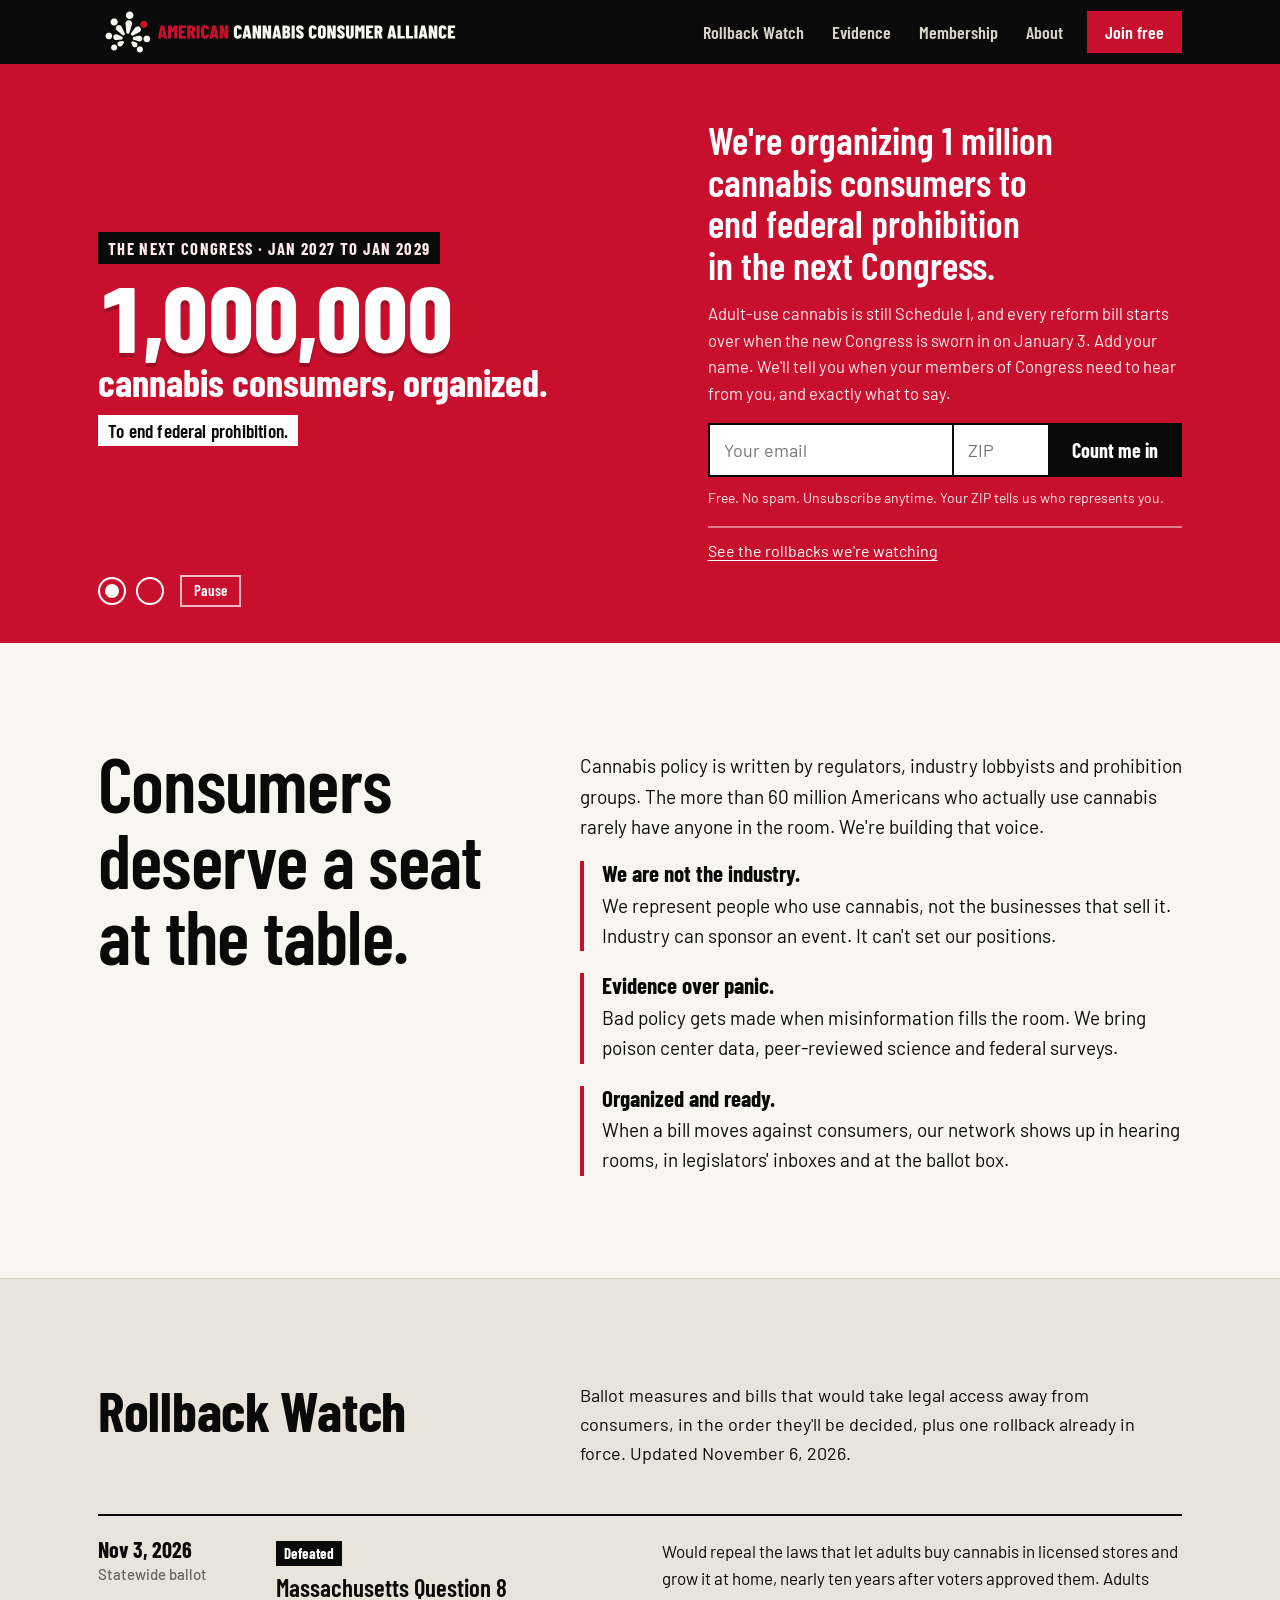
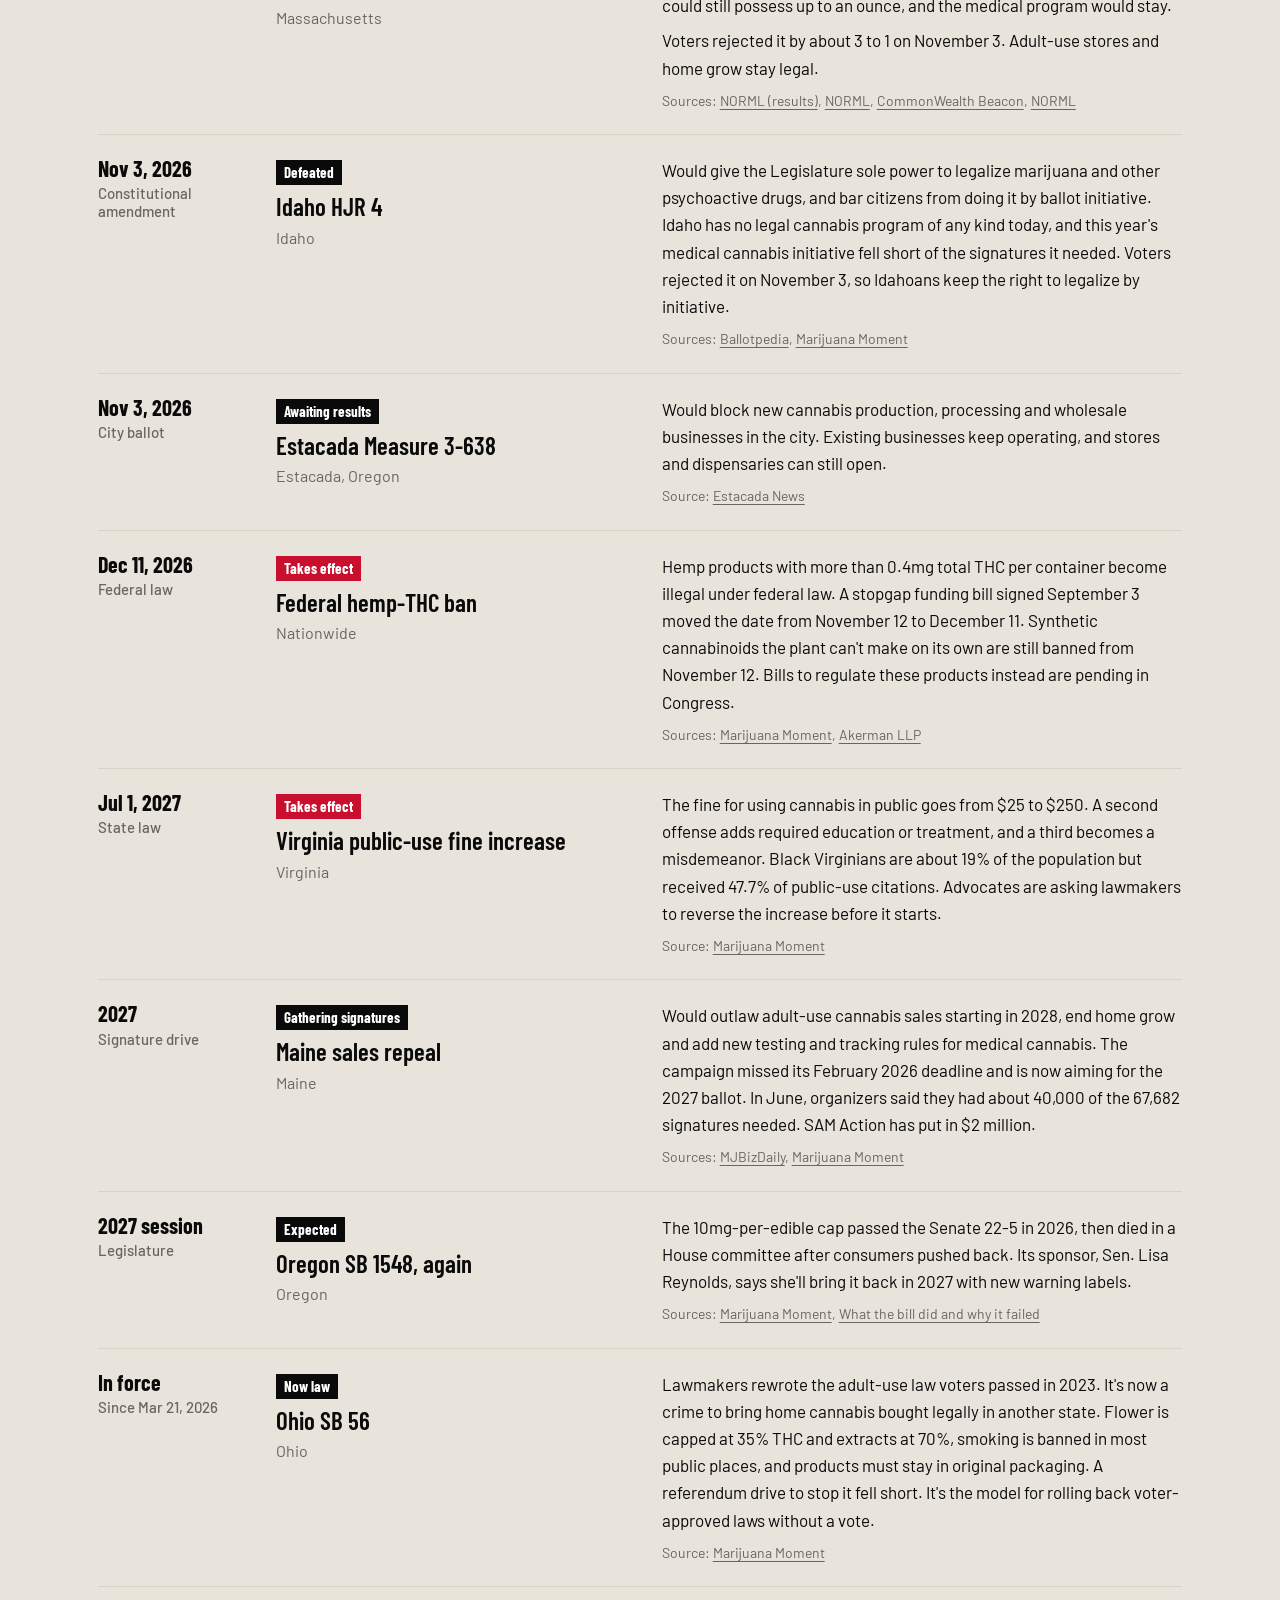
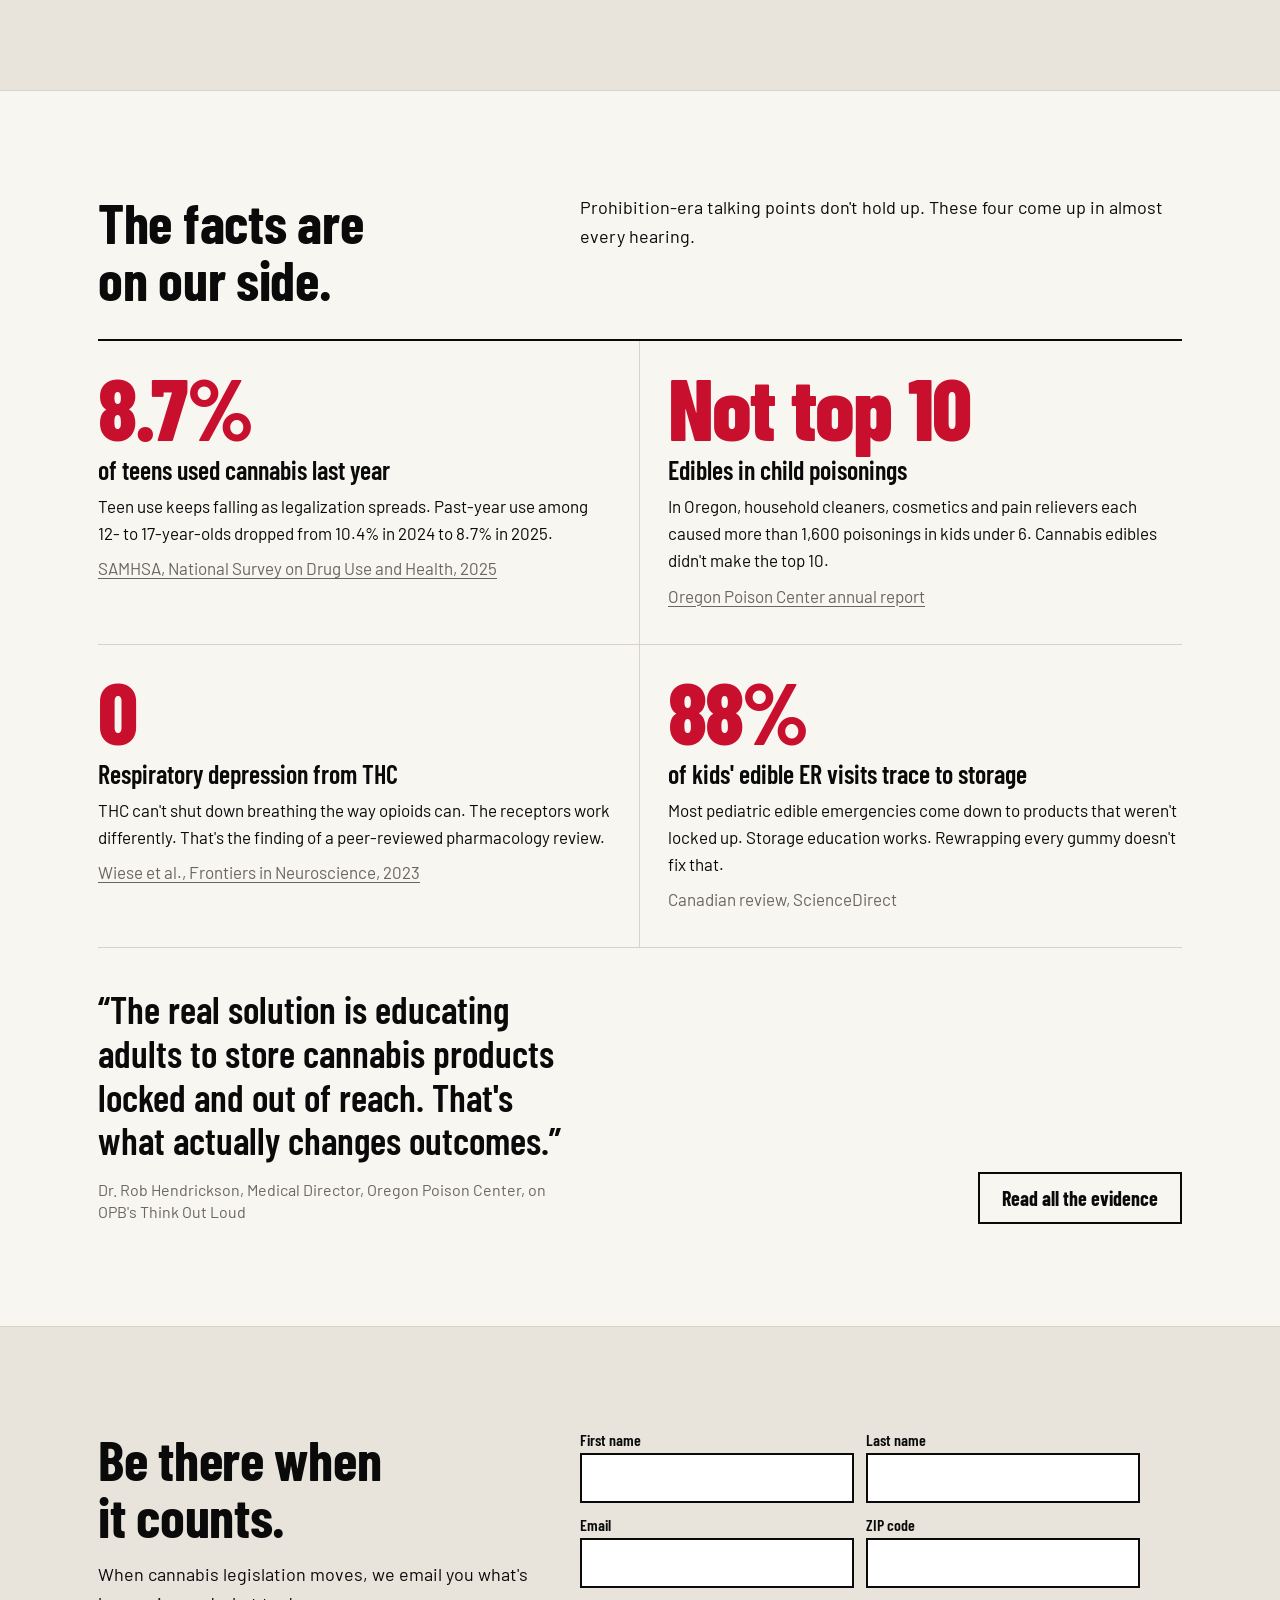
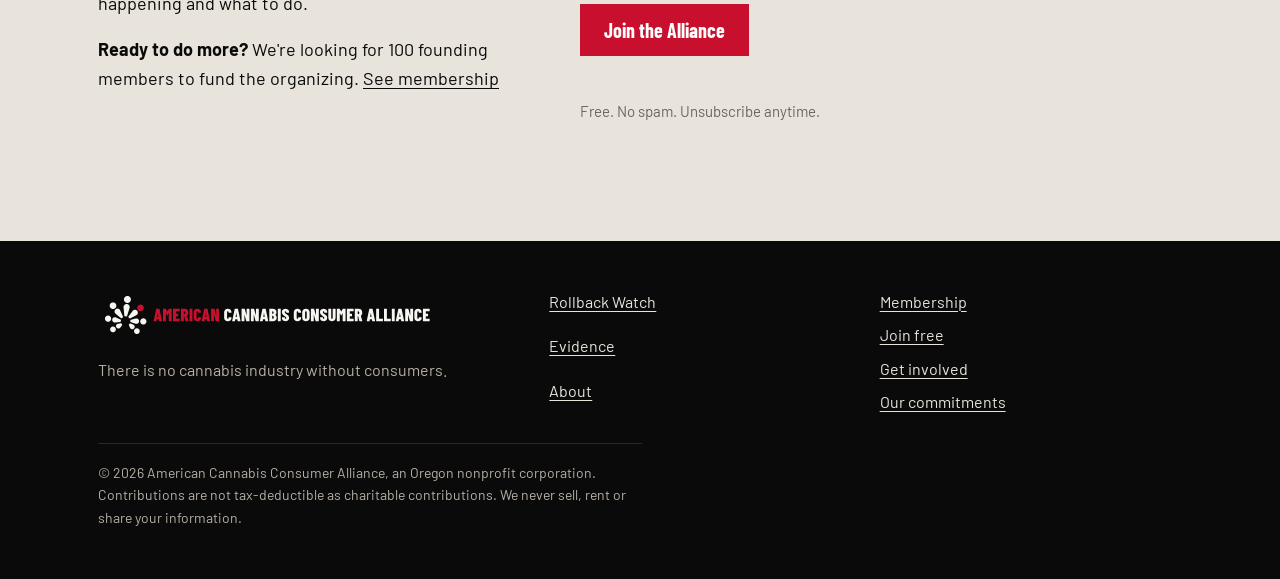
<file: index.html>
<!DOCTYPE html>
<html lang="en">
<head>
<meta charset="UTF-8">
<meta name="viewport" content="width=device-width, initial-scale=1">
<title>American Cannabis Consumer Alliance: Organizing Cannabis Consumers</title>
<meta name="description" content="We&#x27;re organizing 1 million cannabis consumers to end federal prohibition in the next Congress. Get the facts, track the bills that affect you, and join free.">
<link rel="canonical" href="https://americancannabisconsumer.com/">
<meta property="og:title" content="American Cannabis Consumer Alliance">
<meta property="og:description" content="We&#x27;re organizing 1 million cannabis consumers to end federal prohibition in the next Congress. Get the facts, track the bills that affect you, and join free.">
<meta property="og:site_name" content="American Cannabis Consumer Alliance">
<meta property="og:image:alt" content="American Cannabis Consumer Alliance">
<meta property="og:type" content="website">
<meta property="og:url" content="https://americancannabisconsumer.com/">
<meta property="og:image" content="https://americancannabisconsumer.com/acca-social-card.png">
<meta property="og:image:width" content="1200">
<meta property="og:image:height" content="630">
<meta name="twitter:card" content="summary_large_image">
<link rel="icon" href="/assets/brand/favicon.svg" type="image/svg+xml">
<link rel="icon" href="/assets/brand/favicon-32.png" sizes="32x32" type="image/png">
<link rel="apple-touch-icon" href="/assets/brand/apple-touch-icon.png">
<meta name="theme-color" content="#0A0A0A">
<!-- MailerLite Universal -->
<script>
(function(w,d,e,u,f,l,n){w[f]=w[f]||function(){(w[f].q=w[f].q||[]).push(arguments);},l=d.createElement(e),l.async=1,l.src=u,
n=d.getElementsByTagName(e)[0],n.parentNode.insertBefore(l,n);})(window,document,'script','https://assets.mailerlite.com/js/universal.js','ml');
ml('account', '2176802');
</script>
<link rel="preconnect" href="https://fonts.googleapis.com">
<link rel="preconnect" href="https://fonts.gstatic.com" crossorigin>
<link rel="stylesheet" href="https://fonts.googleapis.com/css2?family=Barlow+Condensed:wght@600;700;800&family=Barlow:wght@400;500;600&display=swap">
<link rel="stylesheet" href="/assets/site.css?v=2026-11-24b">
<!-- GoatCounter: privacy-friendly visit counts, no cookies -->
<script data-goatcounter="https://americancannabisconsumer.goatcounter.com/count" async src="//gc.zgo.at/count.js"></script>
<script type="application/ld+json">{"@context":"https://schema.org","@graph":[{"@type":"NGO","@id":"https://americancannabisconsumer.com/#org","name":"American Cannabis Consumer Alliance","url":"https://americancannabisconsumer.com/","logo":{"@type":"ImageObject","url":"https://americancannabisconsumer.com/assets/brand/apple-touch-icon.png","width":180,"height":180},"image":"https://americancannabisconsumer.com/acca-social-card.png","description":"A national, member-funded alliance of cannabis consumers organizing to end federal prohibition and protect consumers in every state.","foundingDate":"2026","areaServed":{"@type":"Country","name":"United States"},"founder":{"@type":"Person","name":"Kaliko Castille","jobTitle":"Founder and President"}},{"@type":"WebSite","@id":"https://americancannabisconsumer.com/#site","url":"https://americancannabisconsumer.com/","name":"American Cannabis Consumer Alliance","publisher":{"@id":"https://americancannabisconsumer.com/#org"},"inLanguage":"en-US"}]}</script>
</head>
<body>
<a class="skip" href="#main">Skip to content</a>
<header class="top on-black"><div class="wrap">
  <a class="mark" href="/" aria-label="American Cannabis Consumer Alliance, home"><picture><source media="(max-width:760px)" srcset="/assets/brand/logo-compact-fullcolor-dark.svg"><img src="/assets/brand/logo-horizontal-fullcolor-dark.svg" alt="American Cannabis Consumer Alliance" width="365" height="56"></picture></a>
  <button class="menu-btn" type="button" aria-expanded="false" aria-controls="site-nav">Menu</button>
  <ul class="nav" id="site-nav"><li><a href="/#watch">Rollback Watch</a></li><li><a href="/evidence.html">Evidence</a></li><li data-scorecard><a href="/scorecard/">Scorecard</a></li><li data-market><a href="/market/">The Market</a></li><li><a href="/membership.html">Membership</a></li><li><a href="/about.html">About</a></li><li class="join"><a href="/membership.html#free">Join free</a></li></ul>
</div></header>

<main id="main">
<section class="poster on-red poster-win hero-rotator" aria-labelledby="hero-h">
  <div class="wrap">
    <div class="hero-visual" role="region" aria-roledescription="carousel" aria-label="Highlights">
      <div class="slides">
        <div class="slide slide-goal is-active" role="group" aria-roledescription="slide" aria-label="1 of 2: our goal">
          <p class="goal-kicker">The next Congress<span class="kick-dates"> &middot; Jan 2027 to Jan 2029</span></p>
          <p class="goal-num"><span aria-hidden="true">1,000,000</span><span class="sr">One million</span></p>
          <p class="goal-unit">cannabis consumers, organized.</p>
          <p class="goal-line"><span>To end federal prohibition.</span></p>
        </div>
        <div class="slide slide-win" role="group" aria-roledescription="slide" aria-label="2 of 2: Massachusetts result">
          <div class="win-left"><ul class="clips" aria-label="Headlines after the vote"><li class="clip c1"><a href="https://www.bostonglobe.com/2026/11/04/business/question-8-weed-cannabis-ballot-recreational-sales/" rel="noopener"><span class="clip-src">The Boston Globe</span><span class="clip-hed">…repeal of recreational weed sales fails in a rout</span></a></li><li class="clip c2"><a href="https://reason.com/2026/11/04/massachusetts-voters-overwhelmingly-reject-an-attempt-to-repeal-marijuana-legalization/" rel="noopener"><span class="clip-src">Reason</span><span class="clip-hed">Massachusetts voters overwhelmingly reject an attempt to repeal marijuana legalization</span></a></li><li class="clip c3"><a href="https://www.cannabisbusinesstimes.com/us-states/massachusetts/news/16424200/cannabis-legalization-prevails-in-massachusetts-repeal-question-soundly-defeated" rel="noopener"><span class="clip-src">Cannabis Business Times</span><span class="clip-hed">Cannabis Legalization Prevails in Massachusetts; Repeal Question Soundly Defeated</span></a></li><li class="clip c4"><a href="https://cbs6albany.com/news/local/massachusetts-votes-to-reject-repeal-keep-cannabis-legal" rel="noopener"><span class="clip-src">CBS 6 Albany</span><span class="clip-hed">Massachusetts votes to reject repeal, keep cannabis legal</span></a></li></ul>
          <div class="win-num"><p class="count" aria-hidden="true">3 to 1</p><span class="count-unit" aria-hidden="true">Massachusetts kept legal cannabis</span><span class="sr">Massachusetts voters rejected the repeal of legal cannabis by about 3 to 1.</span></div></div>
        </div>
      </div>
      <div class="slide-controls">
        <button type="button" class="slide-dot" aria-label="Show slide 1: our goal" aria-current="true"></button>
        <button type="button" class="slide-dot" aria-label="Show slide 2: Massachusetts result"></button>
        <button type="button" class="slide-pause" aria-label="Pause slides">Pause</button>
      </div>
    </div>
    <div class="hero-cta">
      <h1 id="hero-h">We're organizing 1 million cannabis consumers to end federal prohibition in the next Congress.</h1>
      <p class="cta-long">Adult-use cannabis is still Schedule I, and every reform bill starts over when the new Congress is sworn in on January 3. Add your name. We'll tell you when your members of Congress need to hear from you, and exactly what to say.</p>
      <p class="cta-short">Every reform bill starts over January 3. Add your name and we'll tell you when your members of Congress need to hear from you.</p>
      <form class="signup-form" data-signup novalidate>
  <label class="sr" for="hero-email">Email address</label>
  <label class="sr" for="hero-zip">ZIP code</label>
  <div class="signup"><input id="hero-email" name="email" type="email" autocomplete="email" placeholder="Your email"><input id="hero-zip" name="zip" inputmode="numeric" autocomplete="postal-code" maxlength="10" placeholder="ZIP"><button type="submit">Count me in</button></div>
  <p class="form-msg" role="status" aria-live="polite"></p>
  <p class="fine">Free. No spam. Unsubscribe anytime. Your ZIP tells us who represents you.</p>
</form>
      <p class="after"><a href="#watch">See the rollbacks we're watching</a></p>
    </div>
  </div>
</section>

<section class="sec"><div class="wrap sec-head">
  <p class="big-statement">Consumers deserve a seat at the table.</p>
  <div class="prose">
    <p>Cannabis policy is written by regulators, industry lobbyists and prohibition groups. The more than 60 million Americans who actually use cannabis rarely have anyone in the room. We're building that voice.</p>
    <div class="commit">
      <p><b>We are not the industry.</b>We represent people who use cannabis, not the businesses that sell it. Industry can sponsor an event. It can't set our positions.</p>
      <p><b>Evidence over panic.</b>Bad policy gets made when misinformation fills the room. We bring poison center data, peer-reviewed science and federal surveys.</p>
      <p><b>Organized and ready.</b>When a bill moves against consumers, our network shows up in hearing rooms, in legislators' inboxes and at the ballot box.</p>
    </div>
  </div>
</div></section>

<section class="sec stone" id="watch" aria-labelledby="watch-h"><div class="wrap">
  <div class="sec-head"><h2 id="watch-h">Rollback Watch</h2><p>Ballot measures and bills that would take legal access away from consumers, in the order they'll be decided, plus one rollback already in force. Updated November 6, 2026.</p></div>
  <ol class="watch">
  <li>
    <time datetime="2026-11-03">Nov 3, 2026<span>Statewide ballot</span></time>
    <div><span class="flag watching">Defeated</span><h3>Massachusetts Question 8</h3><p class="where">Massachusetts</p></div>
    <div><p>Would repeal the laws that let adults buy cannabis in licensed stores and grow it at home, nearly ten years after voters approved them. Adults could still possess up to an ounce, and the medical program would stay.</p>
      <p>Voters rejected it by about 3 to 1 on November 3. Adult-use stores and home grow stay legal.</p>
      <p class="src">Sources: <a href="https://norml.org/blog/2026/11/04/massachusetts-voters-overwhelmingly-reject-ballot-proposal-seeking-to-repeal-marijuana-legalization">NORML (results)</a>, <a href="https://norml.org/blog/2026/09/25/massachusetts-voters-in-latest-poll-express-overwhelming-opposition-to-marijuana-repeal-initiative-question-8/">NORML</a>, <a href="https://commonwealthbeacon.org/by-the-numbers/poll-shows-voters-on-track-to-retain-legal-cannabis-and-2024-gun-law/">CommonWealth Beacon</a>, <a href="https://norml.org/blog/2026/07/21/massachusetts-state-officials-affirm-marijuana-repeal-initiative-will-appear-on-novembers-ballot/">NORML</a></p></div>
  </li>
  <li>
    <time datetime="2026-11-03">Nov 3, 2026<span>Constitutional amendment</span></time>
    <div><span class="flag watching">Defeated</span><h3>Idaho HJR 4</h3><p class="where">Idaho</p></div>
    <div><p>Would give the Legislature sole power to legalize marijuana and other psychoactive drugs, and bar citizens from doing it by ballot initiative. Idaho has no legal cannabis program of any kind today, and this year's medical cannabis initiative fell short of the signatures it needed. Voters rejected it on November 3, so Idahoans keep the right to legalize by initiative.</p>
      <p class="src">Sources: <a href="https://ballotpedia.org/Idaho_HJR_4,_Grant_Legislature_Exclusive_Authority_and_Prohibit_Citizen-Initiated_Measures_on_Marijuana,_Narcotics,_and_Psychoactive_Substances_Amendment_(2026)">Ballotpedia</a>, <a href="https://www.marijuanamoment.net/idaho-lawmaker-urges-voters-to-approve-ballot-measure-restricting-their-own-ability-to-legalize-marijuana/">Marijuana Moment</a></p></div>
  </li>
  <li>
    <time datetime="2026-11-03">Nov 3, 2026<span>City ballot</span></time>
    <div><span class="flag watching">Awaiting results</span><h3>Estacada Measure 3-638</h3><p class="where">Estacada, Oregon</p></div>
    <div><p>Would block new cannabis production, processing and wholesale businesses in the city. Existing businesses keep operating, and stores and dispensaries can still open.</p>
      <p class="src">Source: <a href="https://youroregonnews.com/2026/09/25/estacada-voters-to-decide-upon-curbing-future-marijuana-operations/">Estacada News</a></p></div>
  </li>
  <li>
    <time datetime="2026-12-11">Dec 11, 2026<span>Federal law</span></time>
    <div><span class="flag">Takes effect</span><h3>Federal hemp-THC ban</h3><p class="where">Nationwide</p></div>
    <div><p>Hemp products with more than 0.4mg total THC per container become illegal under federal law. A stopgap funding bill signed September 3 moved the date from November 12 to December 11. Synthetic cannabinoids the plant can't make on its own are still banned from November 12. Bills to regulate these products instead are pending in Congress.</p>
      <p class="src">Sources: <a href="https://www.marijuanamoment.net/trump-signs-bill-to-delay-hemp-thc-product-ban-giving-lawmakers-more-time-to-craft-regulations-instead-of-prohibition/">Marijuana Moment</a>, <a href="https://www.akerman.com/en/perspectives/congress-approves-one-month-delay-of-federal-hemp-thc-restrictions.html">Akerman LLP</a></p></div>
  </li>
  <li>
    <time datetime="2027-07-01">Jul 1, 2027<span>State law</span></time>
    <div><span class="flag">Takes effect</span><h3>Virginia public-use fine increase</h3><p class="where">Virginia</p></div>
    <div><p>The fine for using cannabis in public goes from $25 to $250. A second offense adds required education or treatment, and a third becomes a misdemeanor. Black Virginians are about 19% of the population but received 47.7% of public-use citations. Advocates are asking lawmakers to reverse the increase before it starts.</p>
      <p class="src">Source: <a href="https://www.marijuanamoment.net/virginia-lawmakers-warned-that-increasing-fines-for-public-marijuana-use-will-worsen-racial-disparites/">Marijuana Moment</a></p></div>
  </li>
  <li>
    <time datetime="2027">2027<span>Signature drive</span></time>
    <div><span class="flag watching">Gathering signatures</span><h3>Maine sales repeal</h3><p class="where">Maine</p></div>
    <div><p>Would outlaw adult-use cannabis sales starting in 2028, end home grow and add new testing and tracking rules for medical cannabis. The campaign missed its February 2026 deadline and is now aiming for the 2027 ballot. In June, organizers said they had about 40,000 of the 67,682 signatures needed. SAM Action has put in $2 million.</p>
      <p class="src">Sources: <a href="https://mjbizdaily.com/news/maine-adult-use-cannabis-sales-repeal-effort-returns-claims-to-be-on-track/616597/">MJBizDaily</a>, <a href="https://www.marijuanamoment.net/maine-anti-marijuana-campaign-misses-deadline-to-submit-signatures-for-legalization-rollback-ballot-initiative/">Marijuana Moment</a></p></div>
  </li>
  <li>
    <time datetime="2027">2027 session<span>Legislature</span></time>
    <div><span class="flag watching">Expected</span><h3>Oregon SB 1548, again</h3><p class="where">Oregon</p></div>
    <div><p>The 10mg-per-edible cap passed the Senate 22-5 in 2026, then died in a House committee after consumers pushed back. Its sponsor, Sen. Lisa Reynolds, says she'll bring it back in 2027 with new warning labels.</p>
      <p class="src">Sources: <a href="https://www.marijuanamoment.net/oregon-lawmaker-announces-push-to-ban-marijuana-edibles-with-more-than-10-milligrams-of-thc/">Marijuana Moment</a>, <a href="/evidence.html#policy">What the bill did and why it failed</a></p></div>
  </li>
  <li>
    <time datetime="2026-03-21">In force<span>Since Mar 21, 2026</span></time>
    <div><span class="flag watching">Now law</span><h3>Ohio SB 56</h3><p class="where">Ohio</p></div>
    <div><p>Lawmakers rewrote the adult-use law voters passed in 2023. It's now a crime to bring home cannabis bought legally in another state. Flower is capped at 35% THC and extracts at 70%, smoking is banned in most public places, and products must stay in original packaging. A referendum drive to stop it fell short. It's the model for rolling back voter-approved laws without a vote.</p>
      <p class="src">Source: <a href="https://www.marijuanamoment.net/new-ohio-restrictions-on-marijuana-and-hemp-thc-products-take-effect-after-referendum-push-fails/">Marijuana Moment</a></p></div>
  </li>
</ol>
</div></section>

<section class="sec" data-scorecard aria-labelledby="sc-h"><div class="wrap sec-head">
  <h2 id="sc-h">How does your state treat cannabis consumers?</h2>
  <div class="prose">
    <p>The American Cannabis Consumer Scorecard rates all 50 states and DC on four questions: Can I buy and use cannabis here? Am I protected? Is the opportunity shared fairly? Who controls the market?</p>
    <div class="picker"><label class="sr" for="state-pick">Your state</label><select id="state-pick"><option value="">Choose your state</option><option value="AL">Alabama</option><option value="AK">Alaska</option><option value="AZ">Arizona</option><option value="AR">Arkansas</option><option value="CA">California</option><option value="CO">Colorado</option><option value="CT">Connecticut</option><option value="DE">Delaware</option><option value="DC">District of Columbia</option><option value="FL">Florida</option><option value="GA">Georgia</option><option value="HI">Hawaii</option><option value="ID">Idaho</option><option value="IL">Illinois</option><option value="IN">Indiana</option><option value="IA">Iowa</option><option value="KS">Kansas</option><option value="KY">Kentucky</option><option value="LA">Louisiana</option><option value="ME">Maine</option><option value="MD">Maryland</option><option value="MA">Massachusetts</option><option value="MI">Michigan</option><option value="MN">Minnesota</option><option value="MS">Mississippi</option><option value="MO">Missouri</option><option value="MT">Montana</option><option value="NE">Nebraska</option><option value="NV">Nevada</option><option value="NH">New Hampshire</option><option value="NJ">New Jersey</option><option value="NM">New Mexico</option><option value="NY">New York</option><option value="NC">North Carolina</option><option value="ND">North Dakota</option><option value="OH">Ohio</option><option value="OK">Oklahoma</option><option value="OR">Oregon</option><option value="PA">Pennsylvania</option><option value="RI">Rhode Island</option><option value="SC">South Carolina</option><option value="SD">South Dakota</option><option value="TN">Tennessee</option><option value="TX">Texas</option><option value="UT">Utah</option><option value="VT">Vermont</option><option value="VA">Virginia</option><option value="WA">Washington</option><option value="WV">West Virginia</option><option value="WI">Wisconsin</option><option value="WY">Wyoming</option></select></div>
    <p style="margin-top:18px"><a href="/scorecard/">See the national map</a></p>
  </div>
</div></section>

<section class="sec" aria-labelledby="ev-h"><div class="wrap">
  <div class="sec-head"><h2 id="ev-h">The facts are on our side.</h2><p>Prohibition-era talking points don't hold up. These four come up in almost every hearing.</p></div>
  <div class="facts">
    <div class="fact"><div class="fig">8.7%</div><h3>of teens used cannabis last year</h3><p>Teen use keeps falling as legalization spreads. Past-year use among 12- to 17-year-olds dropped from 10.4% in 2024 to 8.7% in 2025.</p><p class="cite"><a href="https://www.samhsa.gov/data/sites/default/files/reports/rpt57152/2025-nsduh-detailed-tabs/2025-nsduh-detailed-tables.htm">SAMHSA, National Survey on Drug Use and Health, 2025</a></p></div>
    <div class="fact"><div class="fig">Not top 10</div><h3>Edibles in child poisonings</h3><p>In Oregon, household cleaners, cosmetics and pain relievers each caused more than 1,600 poisonings in kids under 6. Cannabis edibles didn't make the top 10.</p><p class="cite"><a href="https://www.ohsu.edu/sites/default/files/2025-07/2024%20OPC%20AnnualRpt_v4.pdf">Oregon Poison Center annual report</a></p></div>
    <div class="fact"><div class="fig">0</div><h3>Respiratory depression from THC</h3><p>THC can't shut down breathing the way opioids can. The receptors work differently. That's the finding of a peer-reviewed pharmacology review.</p><p class="cite"><a href="https://www.frontiersin.org/journals/neuroscience/articles/10.3389/fnins.2023.1126004/full">Wiese et al., Frontiers in Neuroscience, 2023</a></p></div>
    <div class="fact"><div class="fig">88%</div><h3>of kids' edible ER visits trace to storage</h3><p>Most pediatric edible emergencies come down to products that weren't locked up. Storage education works. Rewrapping every gummy doesn't fix that.</p><p class="cite">Canadian review, ScienceDirect</p></div>
  </div>
  <div class="ev-foot"><blockquote class="pull">“The real solution is educating adults to store cannabis products locked and out of reach. That's what actually changes outcomes.”<cite>Dr. Rob Hendrickson, Medical Director, Oregon Poison Center, on OPB's Think Out Loud</cite></blockquote>
  <p style="margin:0"><a class="btn ghost" href="/evidence.html">Read all the evidence</a></p></div>
</div></section>

<section class="sec stone" id="join" aria-labelledby="join-h"><div class="wrap sec-head">
  <div><h2 id="join-h">Be there when it counts.</h2><p style="margin-top:16px">When cannabis legislation moves, we email you what's happening and what to do.</p>
    <p><b>Ready to do more?</b> We're looking for 100 founding members to fund the organizing. <a href="/membership.html">See membership</a></p></div>
  <div><form data-signup novalidate>
  <div class="form-grid">
    <label for="h-first">First name<input id="h-first" name="first" autocomplete="given-name"></label>
    <label for="h-last">Last name<input id="h-last" name="last" autocomplete="family-name"></label>
    <label for="h-email">Email<input id="h-email" name="email" type="email" autocomplete="email" required></label>
    <label for="h-zip">ZIP code<input id="h-zip" name="zip" inputmode="numeric" autocomplete="postal-code" maxlength="10" required></label>
  </div>
  <p style="margin-top:16px"><button class="btn red" type="submit">Join the Alliance</button></p>
  <p class="form-msg" role="status" aria-live="polite"></p>
  <p class="fine">Free. No spam. Unsubscribe anytime.</p>
</form><div style="display:none"><div class="ml-embedded" data-form="FY3GyK"></div></div>
</div>
</div></section>

</main>
<footer class="foot on-black"><div class="wrap">
  <div><a class="mark" href="/"><img src="/assets/brand/logo-horizontal-fullcolor-dark.svg" alt="American Cannabis Consumer Alliance" width="340" height="52"></a>
    <p>There is no cannabis industry without consumers.</p></div>
  <ul><li><a href="/#watch">Rollback Watch</a></li><li><a href="/evidence.html">Evidence</a></li><li data-scorecard><a href="/scorecard/">Scorecard</a></li><li data-market><a href="/market/">The Market</a></li><li><a href="/about.html">About</a></li></ul>
  <ul><li><a href="/membership.html">Membership</a></li><li><a href="/membership.html#free">Join free</a></li><li><a href="/about.html#involved">Get involved</a></li><li><a href="/about.html#transparency">Our commitments</a></li></ul>
  <p class="legal">© 2026 American Cannabis Consumer Alliance, an Oregon nonprofit corporation. Contributions are not tax-deductible as charitable contributions. We never sell, rent or share your information.</p>
</div></footer>
<script src="/assets/site.js?v=2026-11-24g"></script>
</body>
</html>
</file>
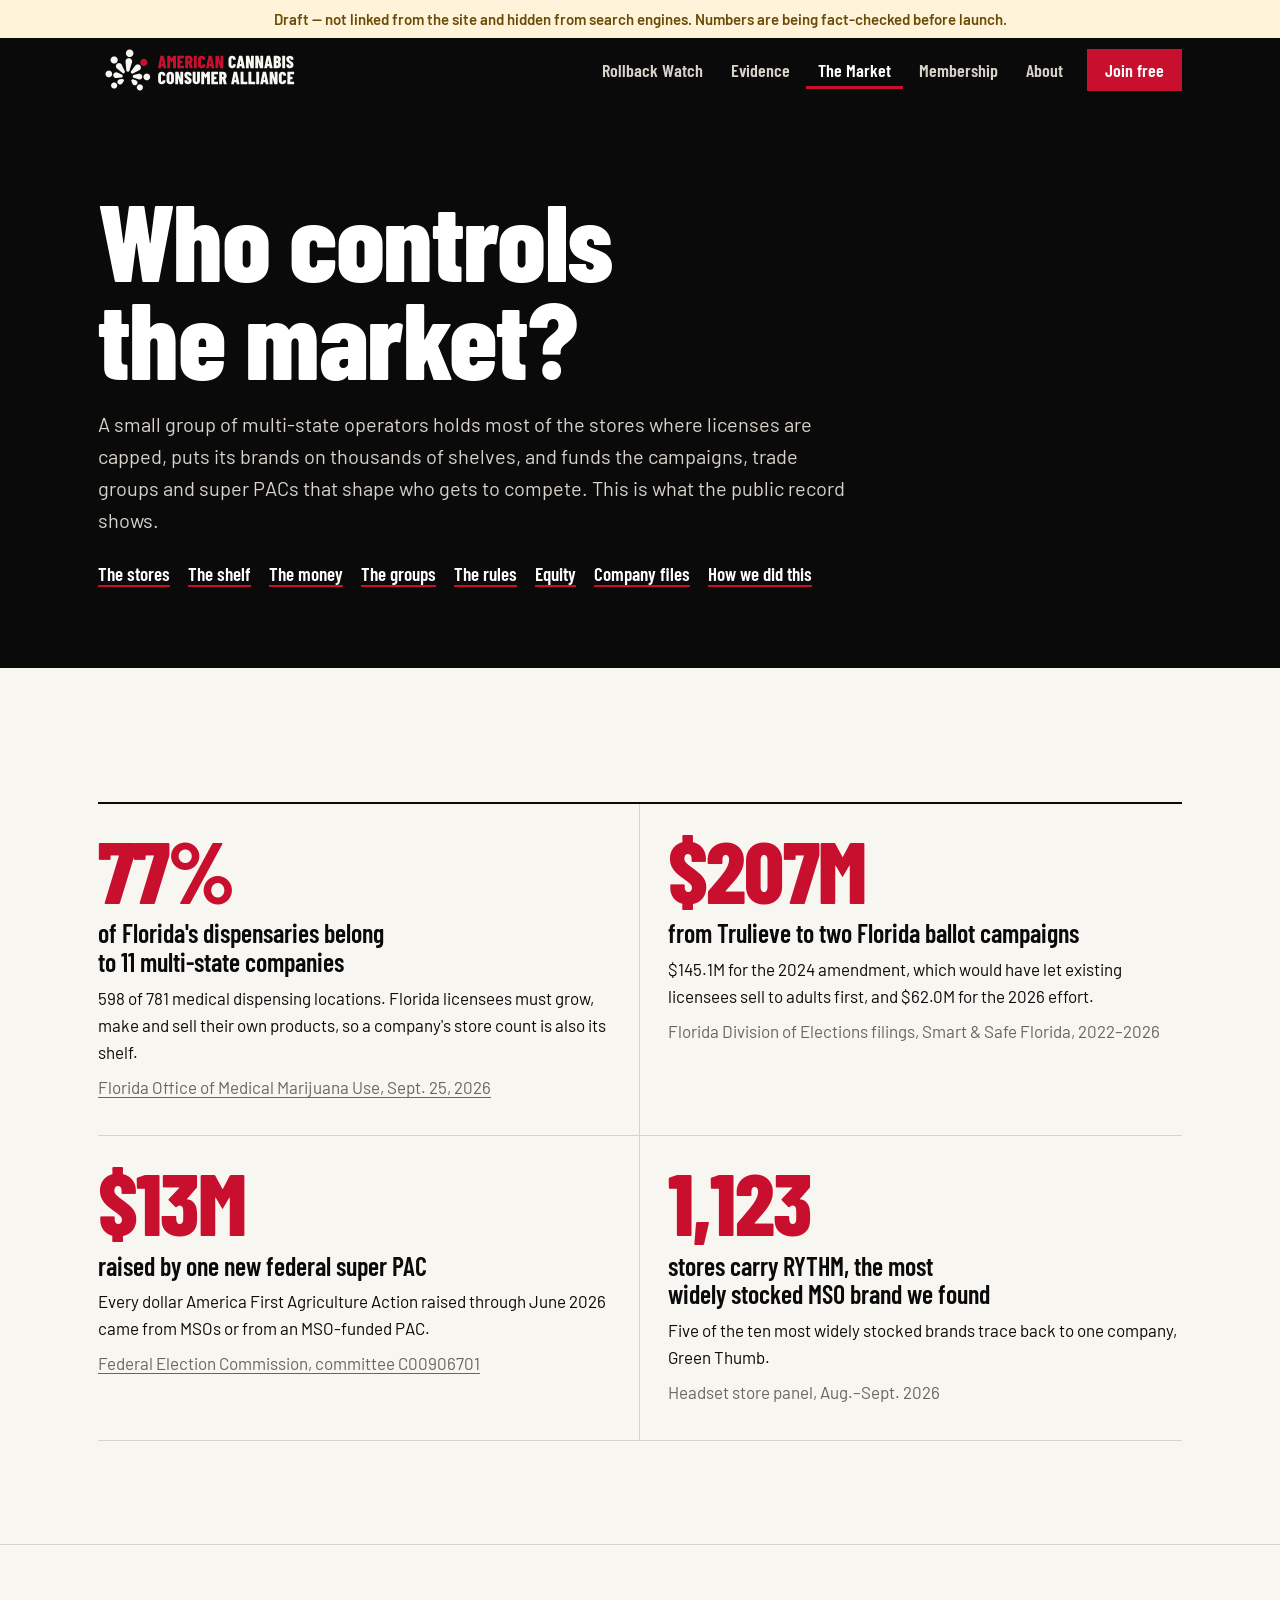
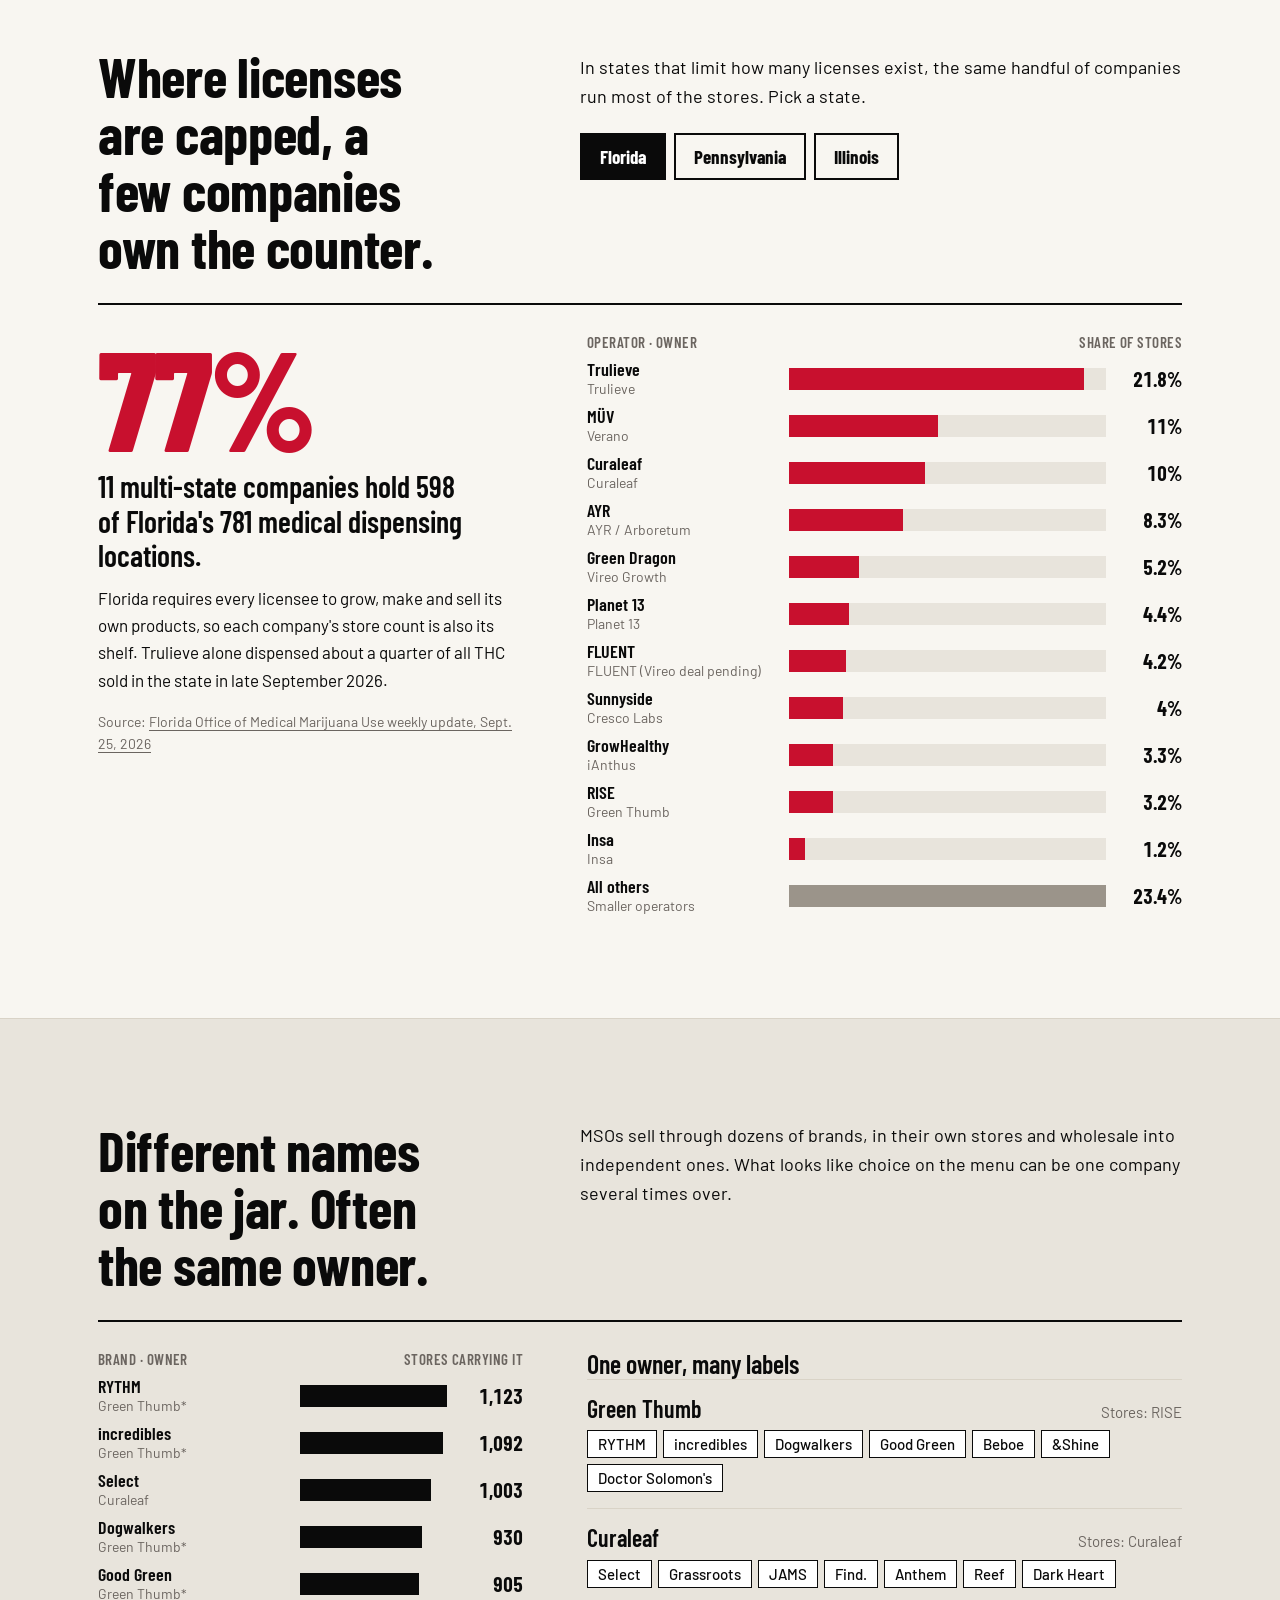
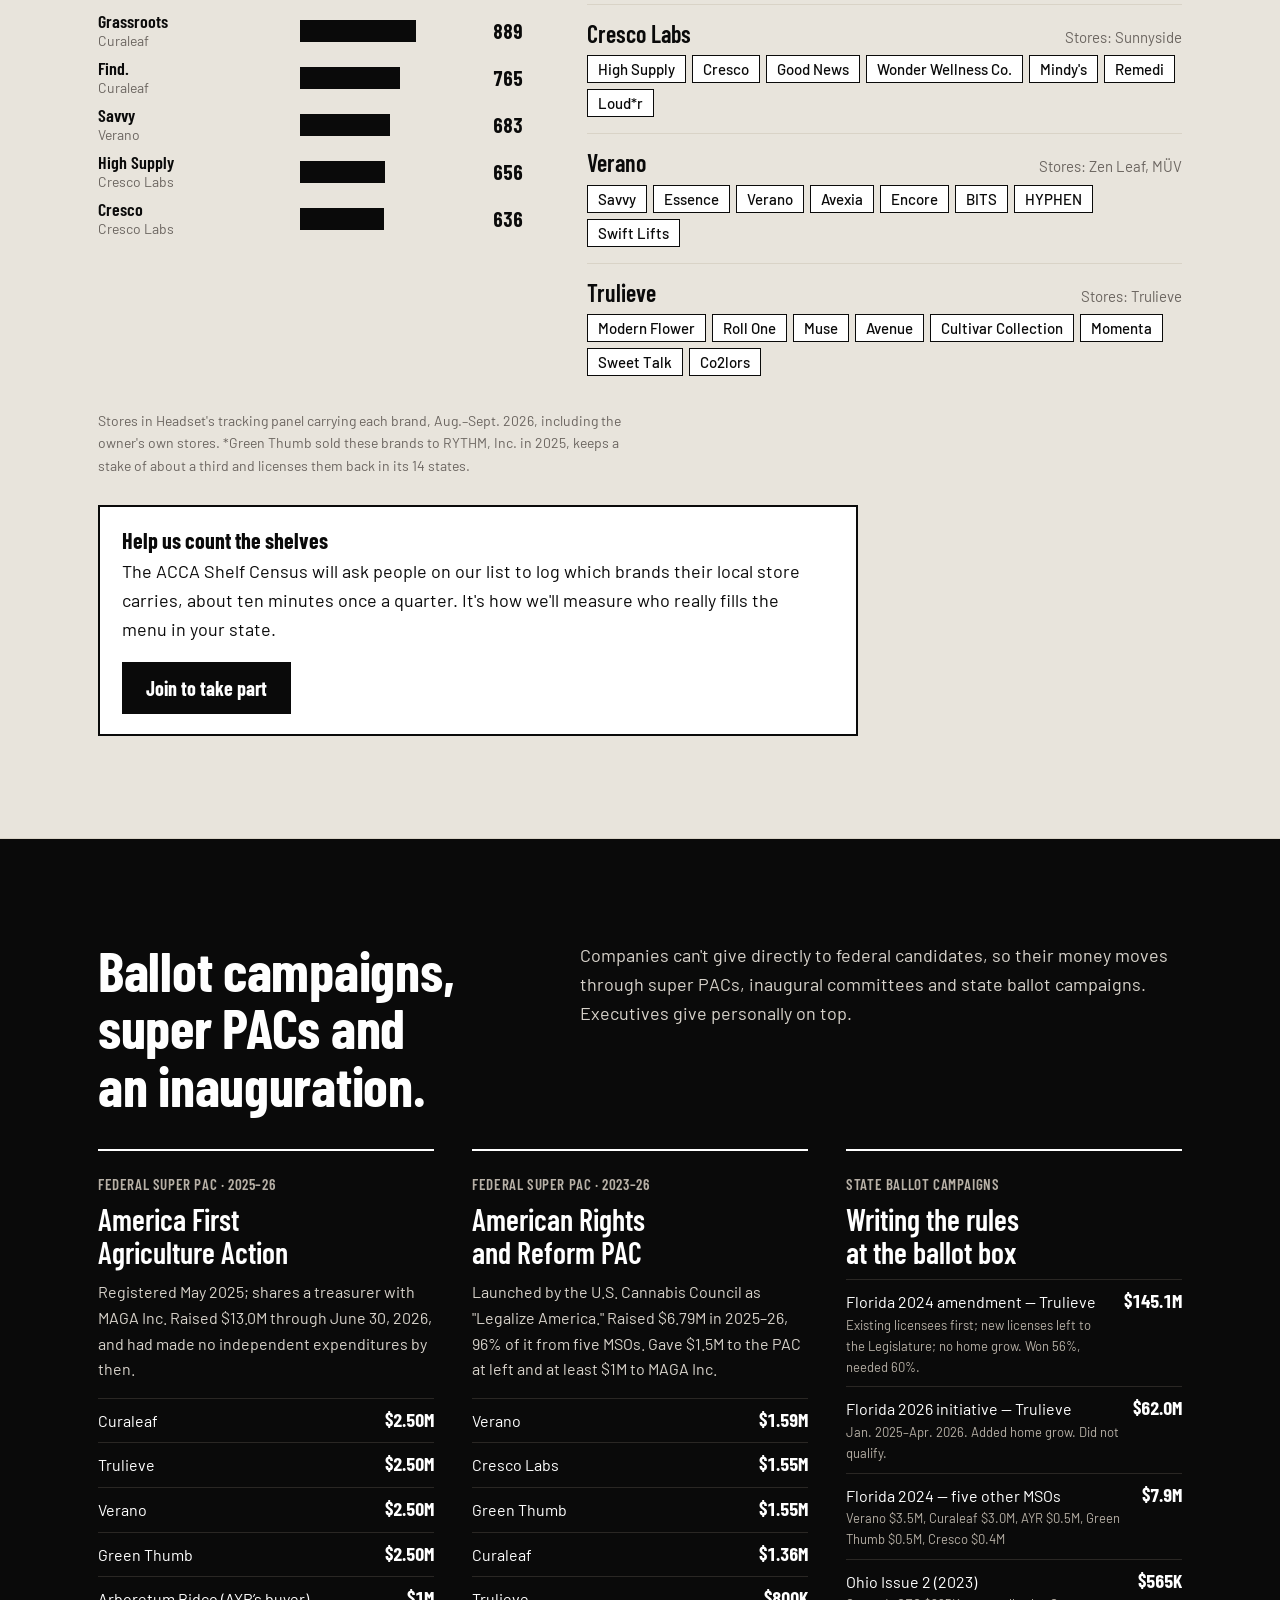
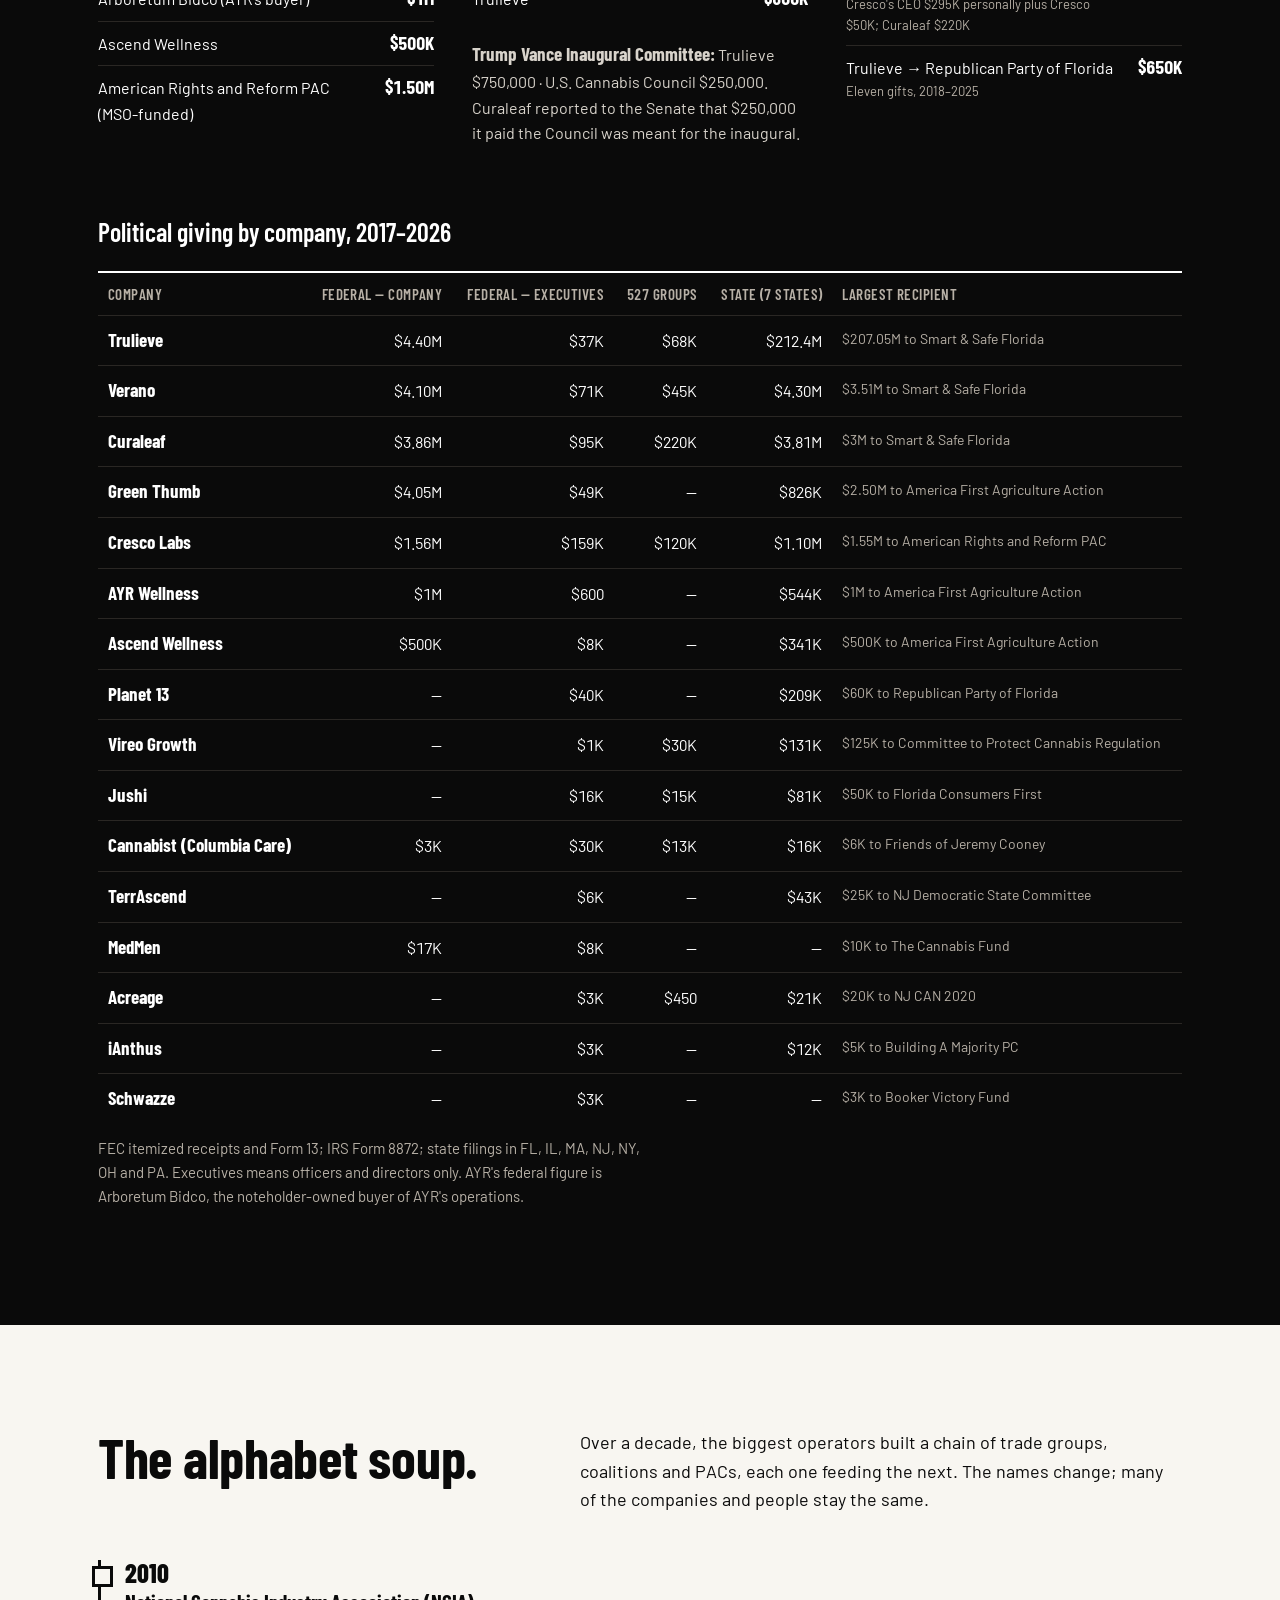
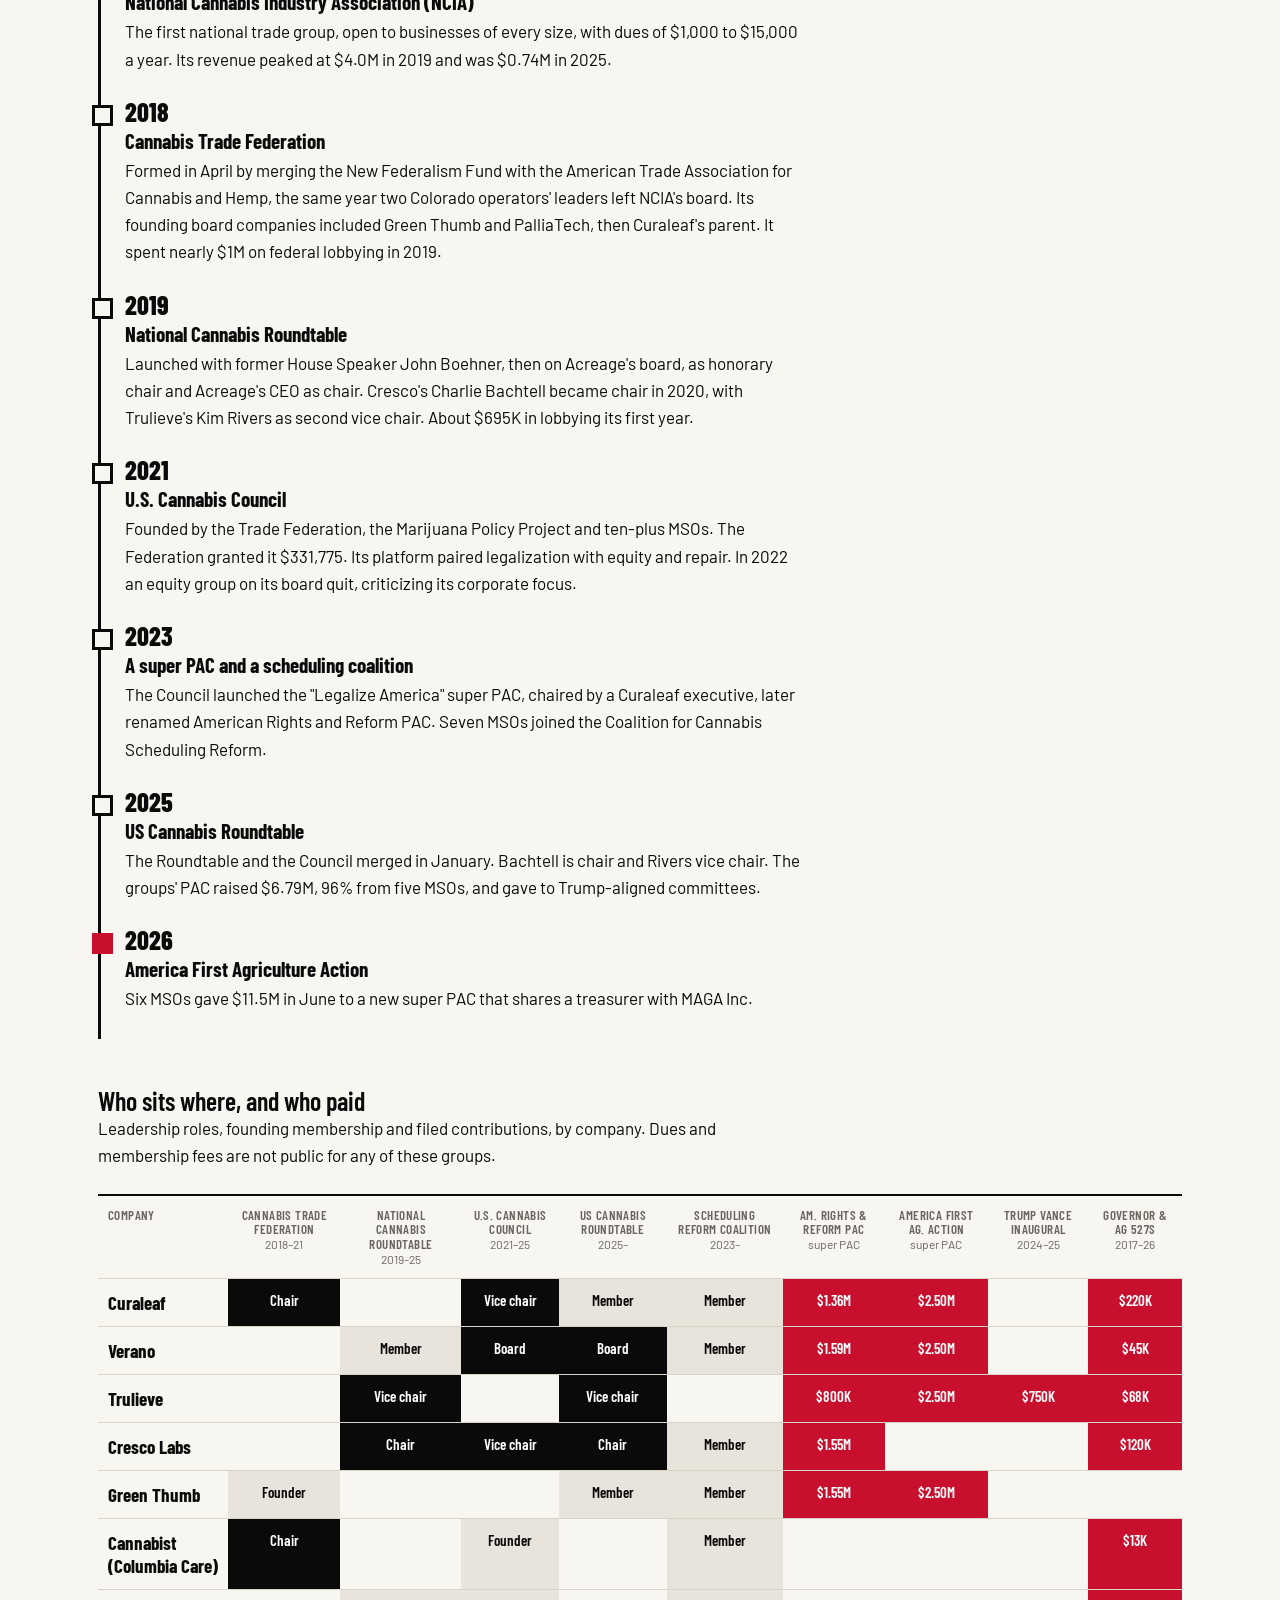
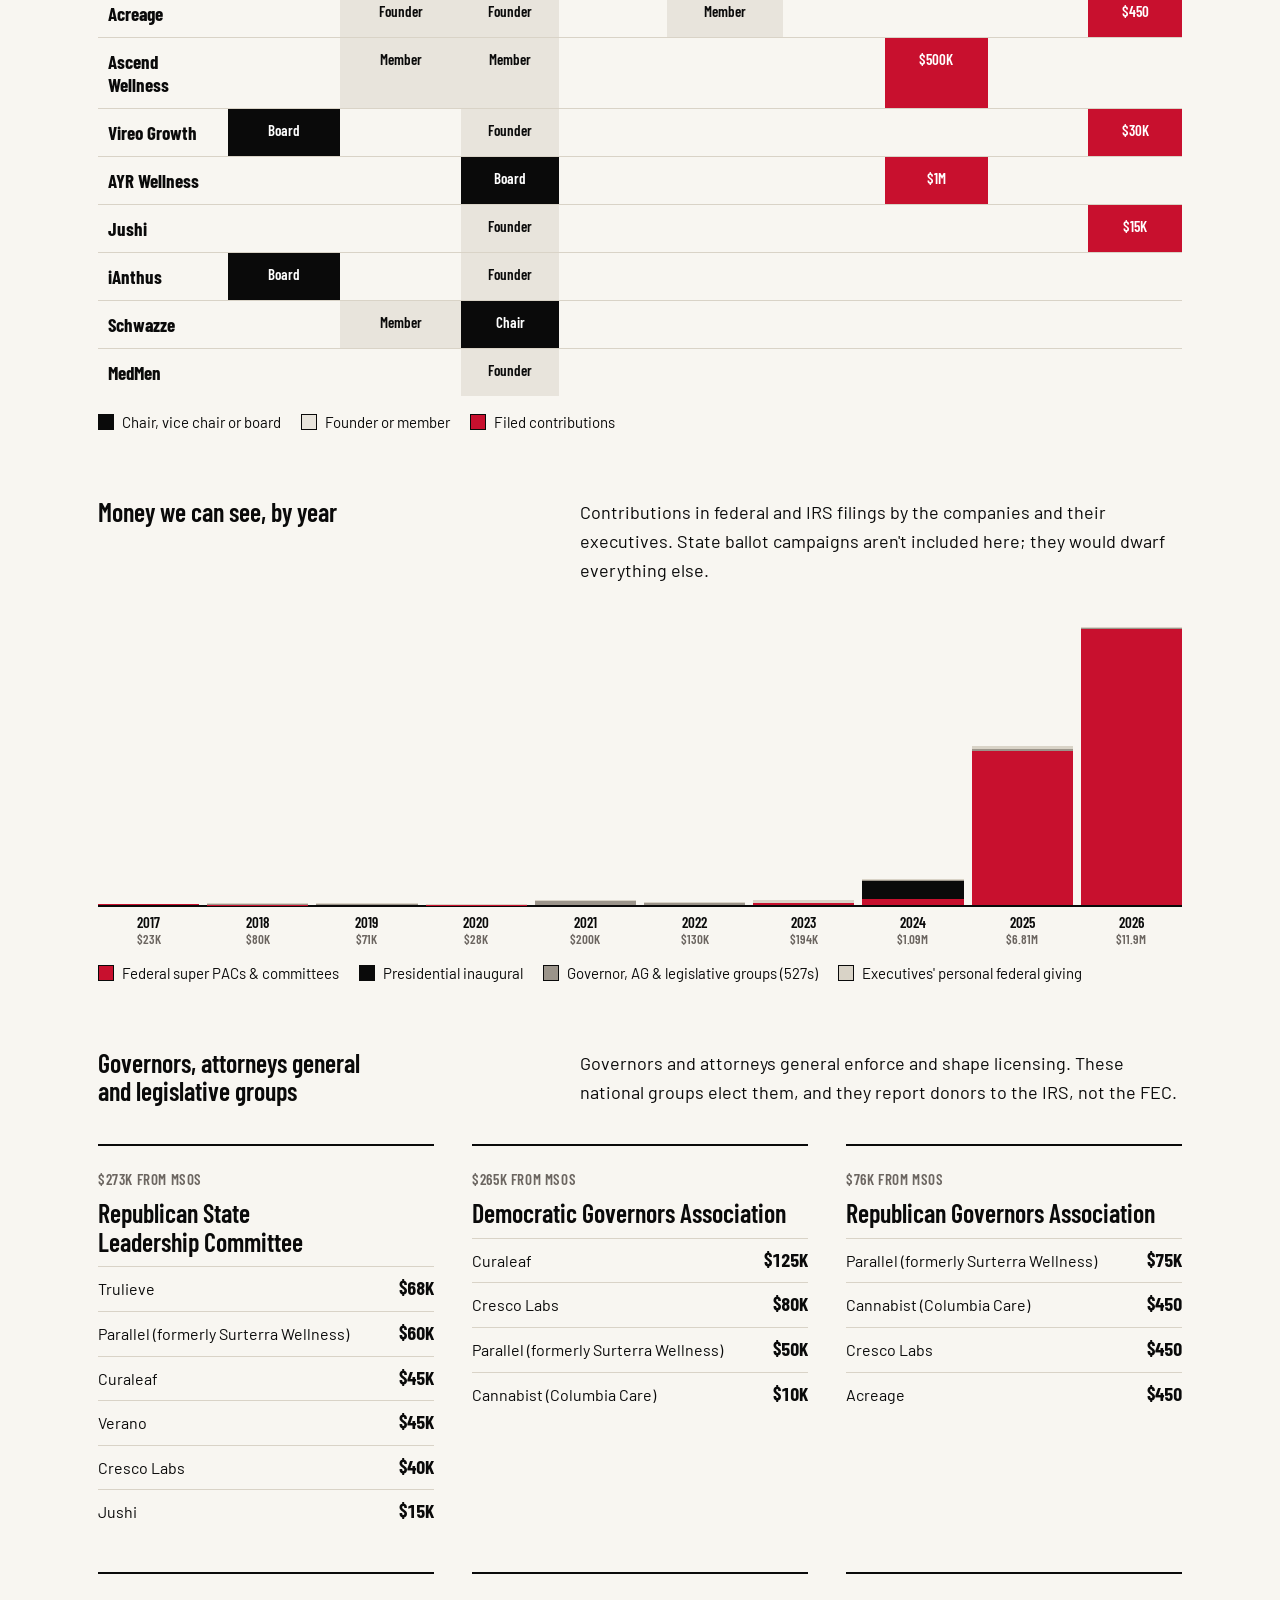
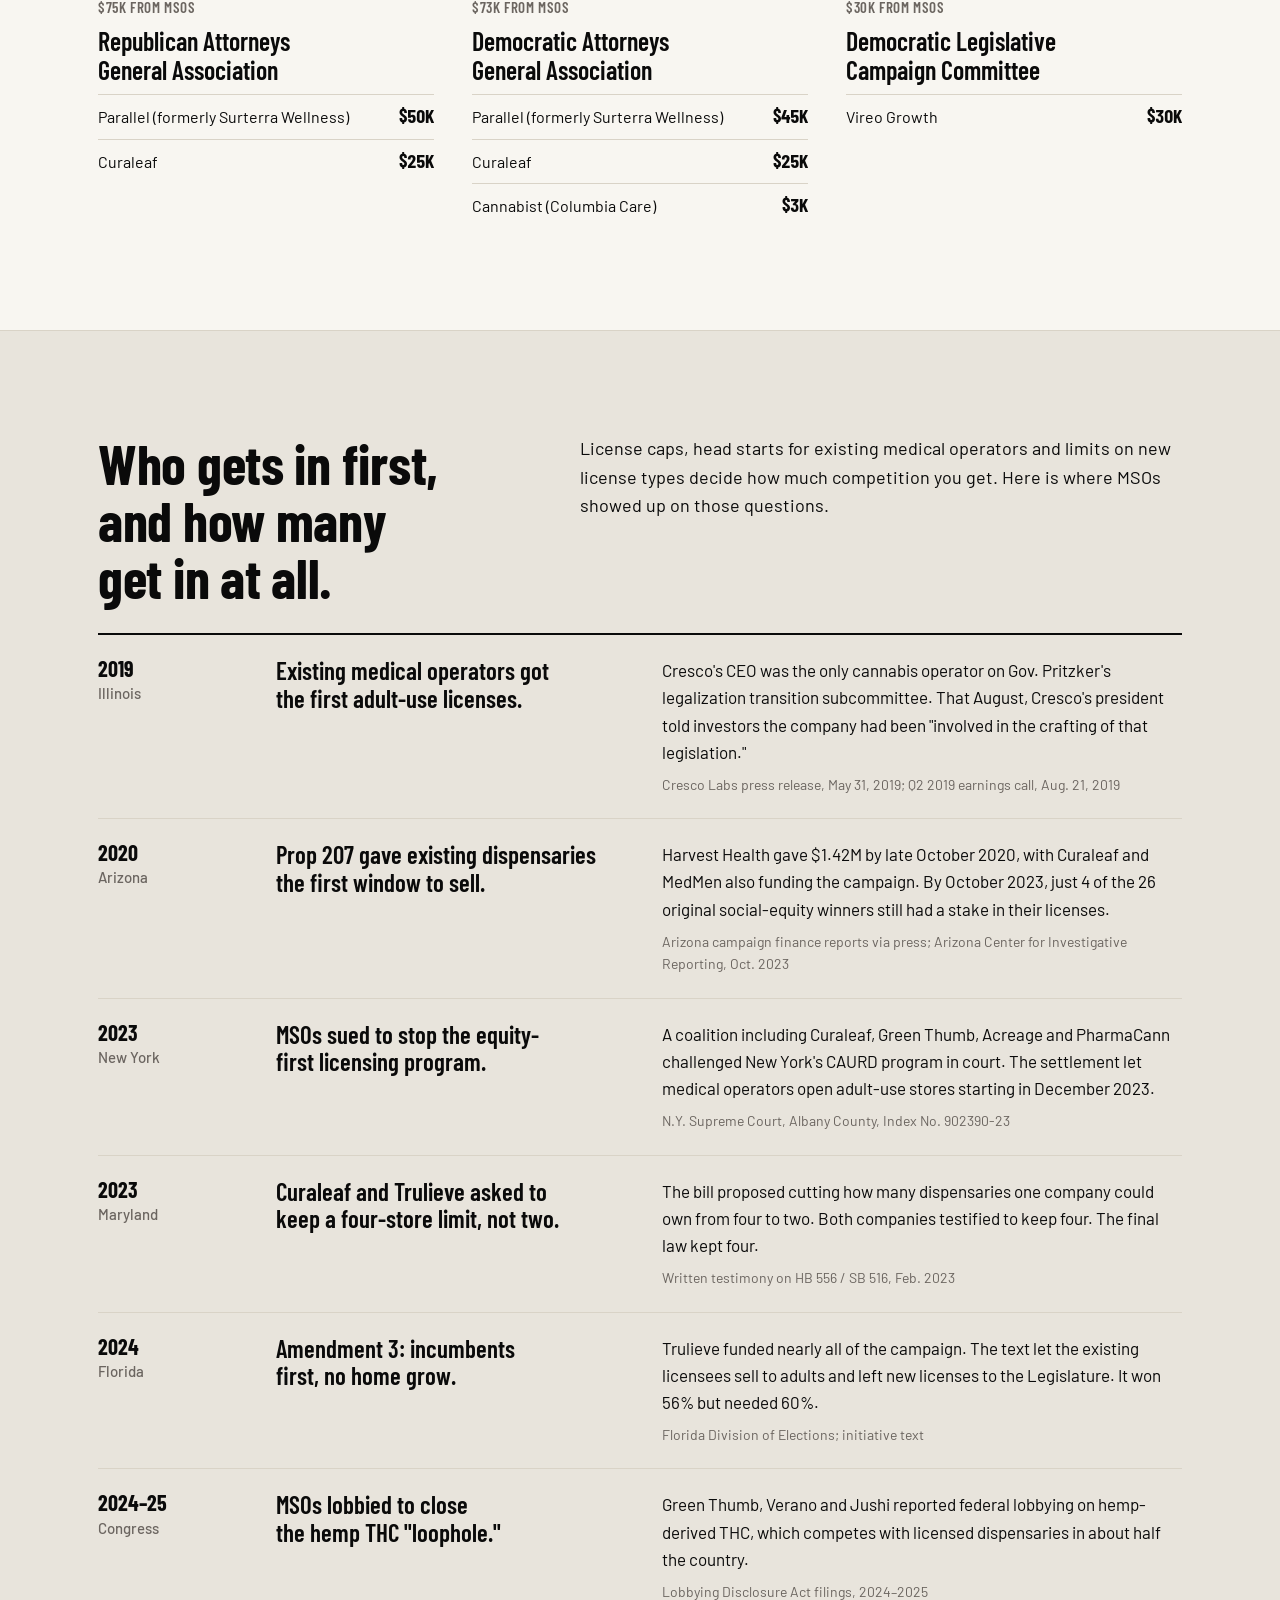
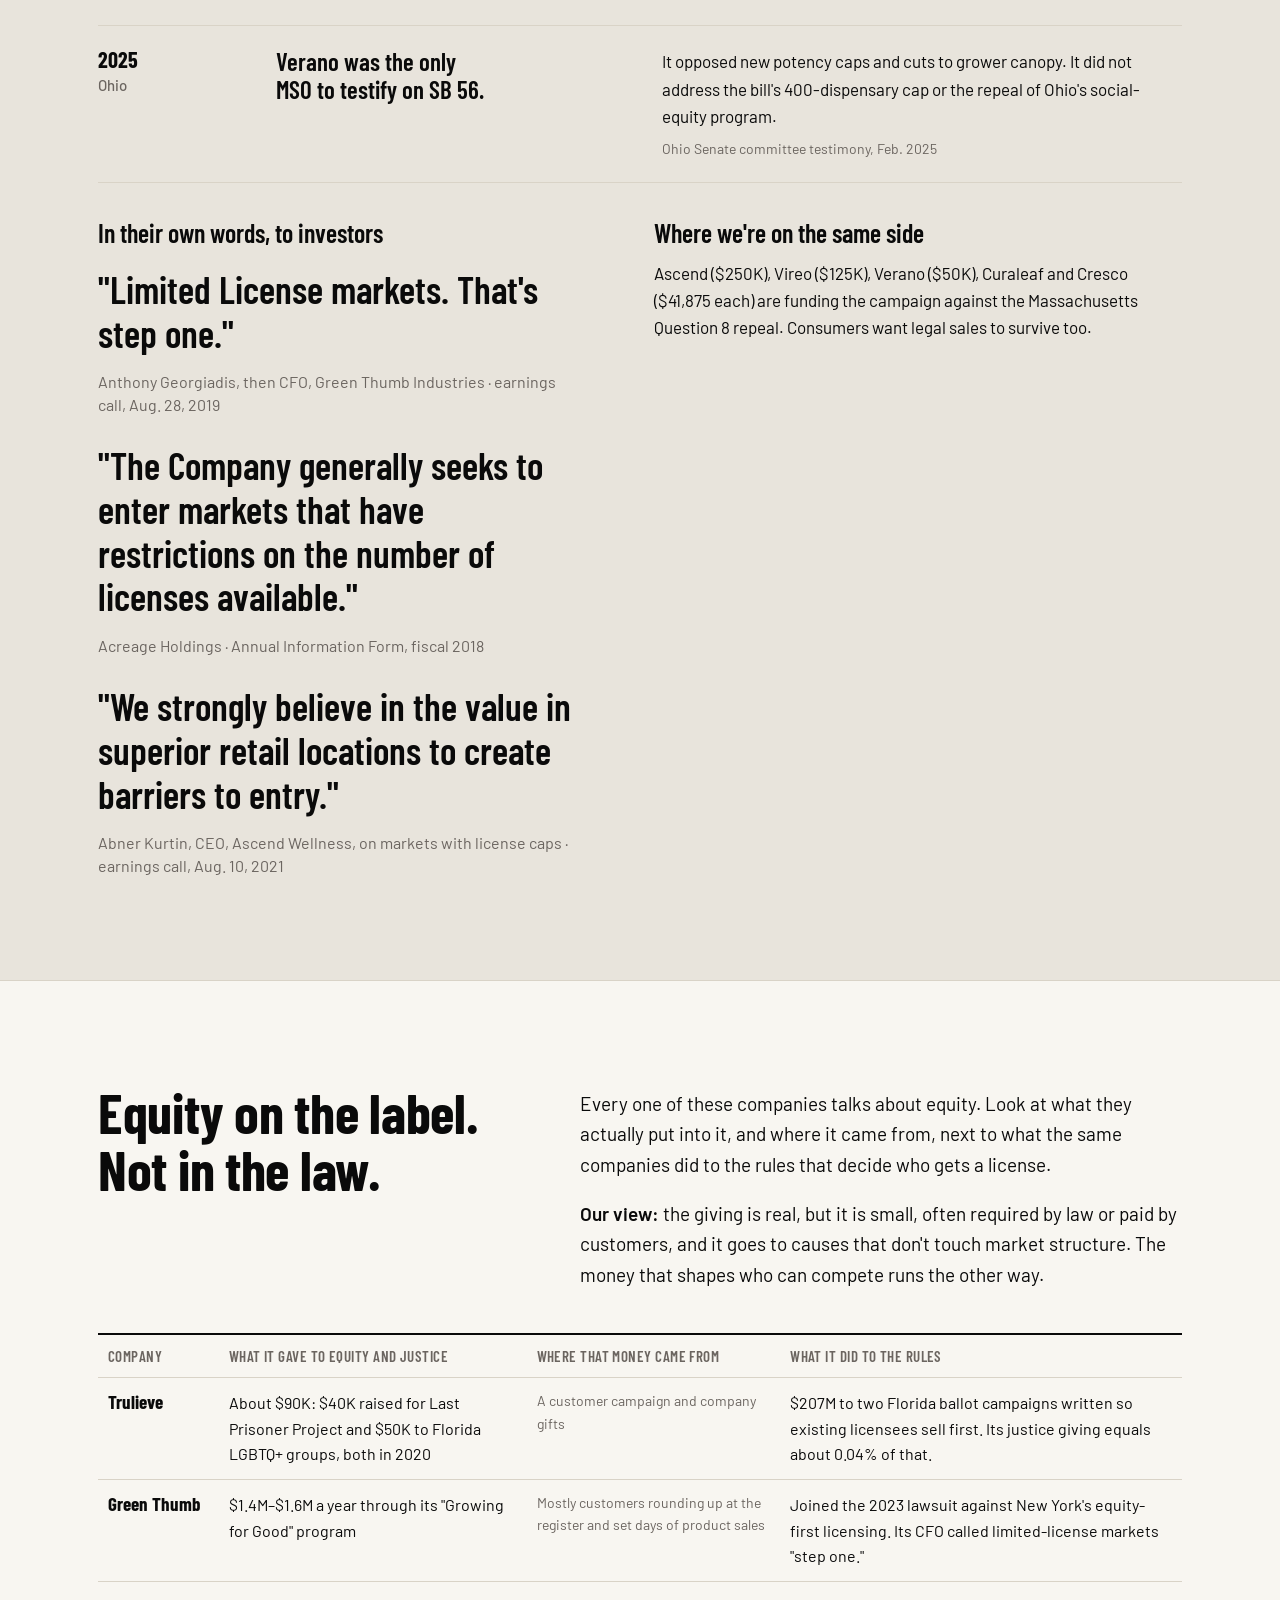
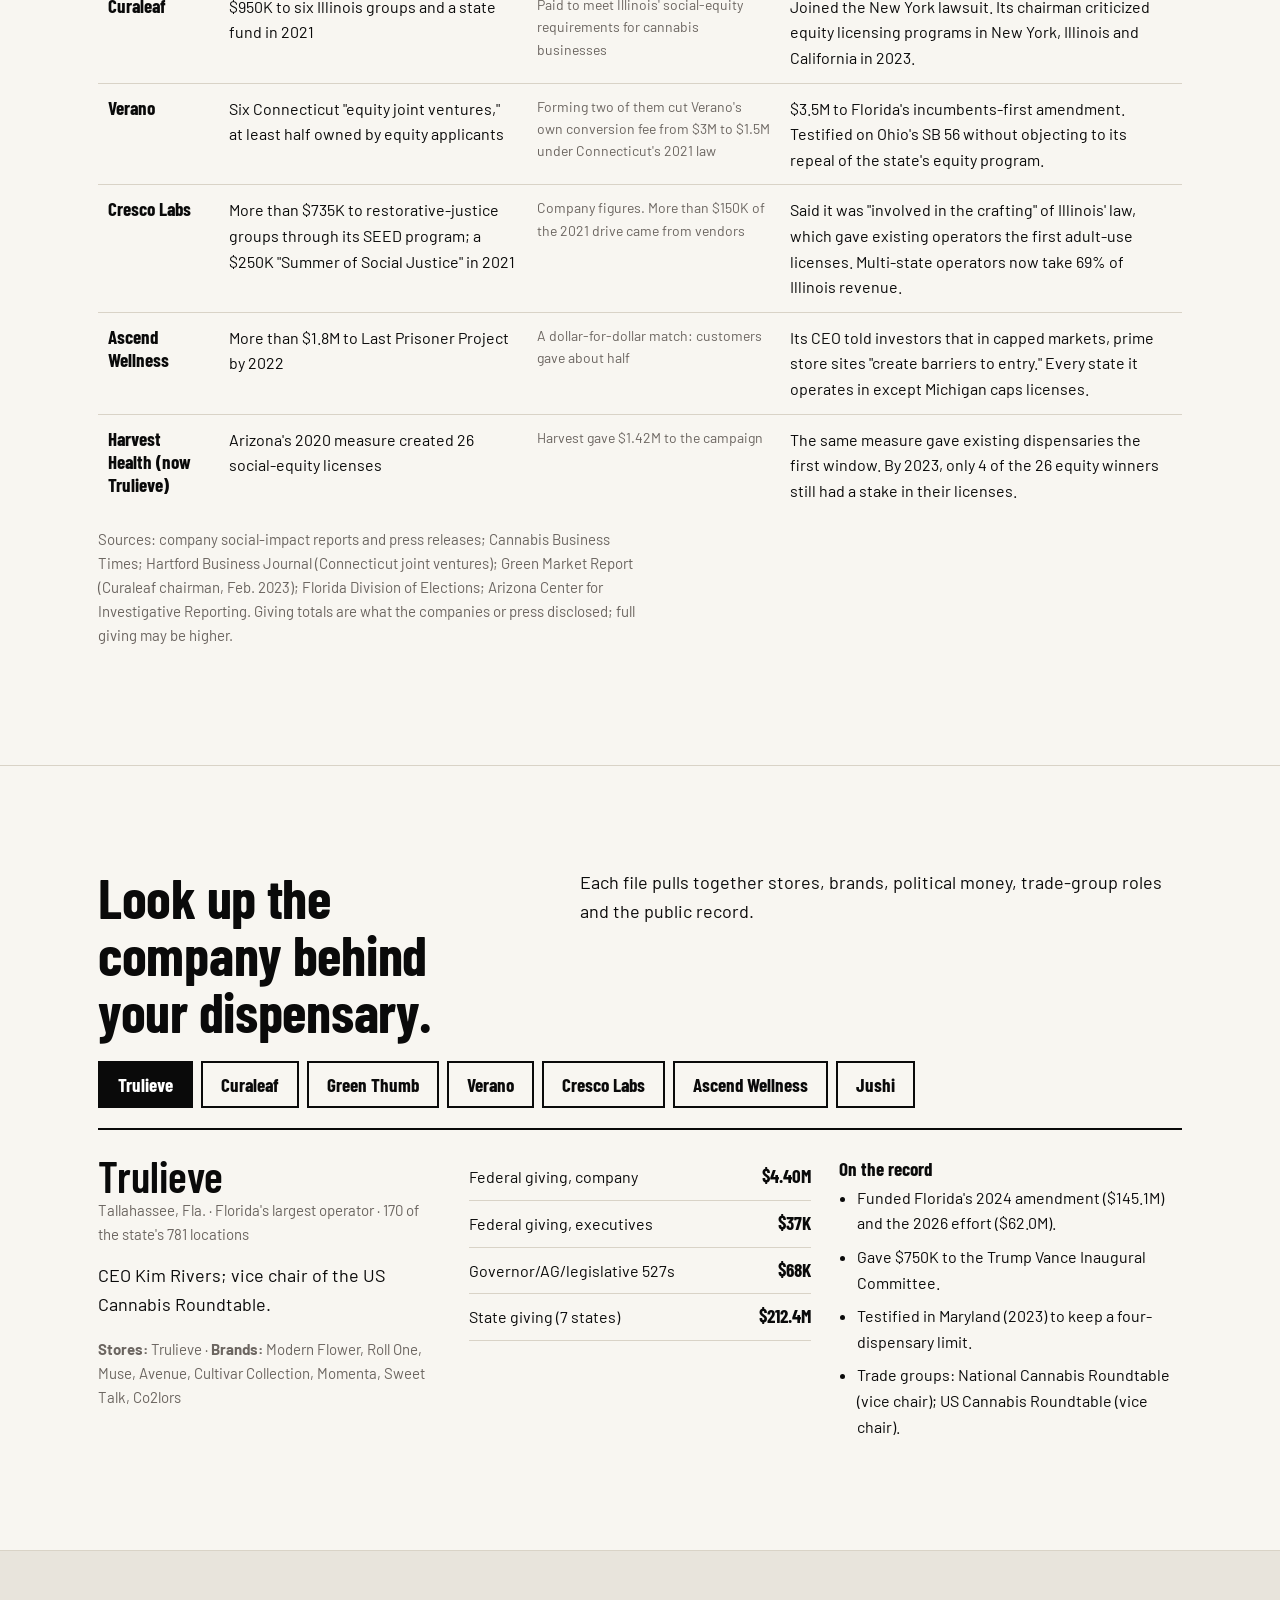
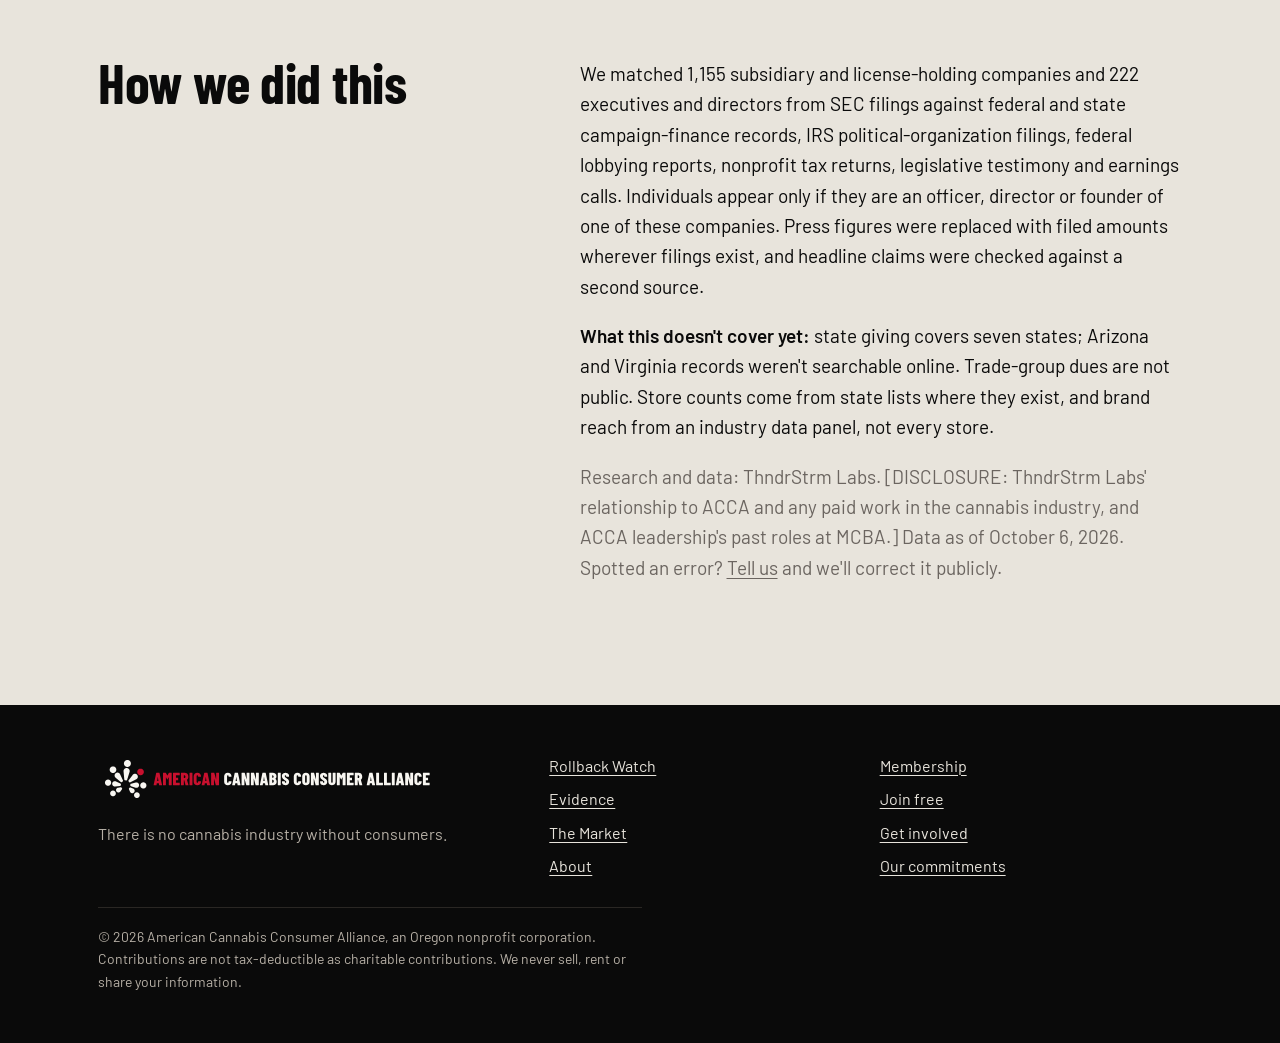
<file: market/index.html>
<!DOCTYPE html>
<html lang="en">
<head>
<meta charset="UTF-8">
<meta name="viewport" content="width=device-width, initial-scale=1">
<meta name="robots" content="noindex, nofollow, noarchive">
<meta name="description" content="Draft. Not for publication.">
<title>Who Controls the Market | American Cannabis Consumer Alliance</title>
<link rel="icon" href="/assets/brand/favicon.svg" type="image/svg+xml">
<link rel="icon" href="/assets/brand/favicon-32.png" sizes="32x32" type="image/png">
<link rel="apple-touch-icon" href="/assets/brand/apple-touch-icon.png">
<meta name="theme-color" content="#0A0A0A">
<link rel="preconnect" href="https://fonts.googleapis.com">
<link rel="preconnect" href="https://fonts.gstatic.com" crossorigin>
<link rel="stylesheet" href="https://fonts.googleapis.com/css2?family=Barlow+Condensed:wght@600;700;800&family=Barlow:wght@400;500;600&display=swap">
<link rel="stylesheet" href="/assets/site.css?v=2026-11-24b">
<!-- GoatCounter: privacy-friendly visit counts, no cookies -->
<script data-goatcounter="https://americancannabisconsumer.goatcounter.com/count" async src="//gc.zgo.at/count.js"></script>
</head>
<body>
<a class="skip" href="#main">Skip to content</a>
<div class="draft" role="note">Draft — not linked from the site and hidden from search engines. Numbers are being fact-checked before launch.</div>
<header class="top on-black"><div class="wrap">
  <a class="mark" href="/" aria-label="American Cannabis Consumer Alliance, home"><picture><source media="(max-width:760px)" srcset="/assets/brand/logo-compact-fullcolor-dark.svg"><img src="/assets/brand/logo-horizontal-fullcolor-dark.svg" alt="American Cannabis Consumer Alliance" width="365" height="56"></picture></a>
  <button class="menu-btn" type="button" aria-expanded="false" aria-controls="site-nav">Menu</button>
  <ul class="nav" id="site-nav"><li><a href="/#watch">Rollback Watch</a></li><li><a href="/evidence.html">Evidence</a></li><li data-scorecard><a href="/scorecard/">Scorecard</a></li><li><a href="/market/" aria-current="page">The Market</a></li><li><a href="/membership.html">Membership</a></li><li><a href="/about.html">About</a></li><li class="join"><a href="/membership.html#free">Join free</a></li></ul>
</div></header>

<main id="main">
<section class="band on-black"><div class="wrap">
  <h1>Who controls the market?</h1>
  <p>A small group of multi-state operators holds most of the stores where licenses are capped, puts its brands on thousands of shelves, and funds the campaigns, trade groups and super PACs that shape who gets to compete. This is what the public record shows.</p>
  <ul class="toc">
    <li><a href="#market">The stores</a></li><li><a href="#shelf">The shelf</a></li><li><a href="#money">The money</a></li>
    <li><a href="#groups">The groups</a></li><li><a href="#rules">The rules</a></li><li><a href="#equity">Equity</a></li><li><a href="#companies">Company files</a></li><li><a href="#method">How we did this</a></li>
  </ul>
</div></section>

<section class="sec" id="glance"><div class="wrap">
  <div class="facts">
    <div class="fact"><div class="fig">77%</div><h3>of Florida's dispensaries belong to 11 multi-state companies</h3><p>598 of 781 medical dispensing locations. Florida licensees must grow, make and sell their own products, so a company's store count is also its shelf.</p><p class="cite"><a href="https://knowthefactsmmj.com/about/weekly-updates/">Florida Office of Medical Marijuana Use, Sept. 25, 2026</a></p></div>
    <div class="fact"><div class="fig">$207M</div><h3>from Trulieve to two Florida ballot campaigns</h3><p>$145.1M for the 2024 amendment, which would have let existing licensees sell to adults first, and $62.0M for the 2026 effort.</p><p class="cite">Florida Division of Elections filings, Smart &amp; Safe Florida, 2022–2026</p></div>
    <div class="fact"><div class="fig">$13M</div><h3>raised by one new federal super PAC</h3><p>Every dollar America First Agriculture Action raised through June 2026 came from MSOs or from an MSO-funded PAC.</p><p class="cite"><a href="https://www.fec.gov/data/committee/C00906701/">Federal Election Commission, committee C00906701</a></p></div>
    <div class="fact"><div class="fig">1,123</div><h3>stores carry RYTHM, the most widely stocked MSO brand we found</h3><p>Five of the ten most widely stocked brands trace back to one company, Green Thumb.</p><p class="cite">Headset store panel, Aug.–Sept. 2026</p></div>
  </div>
</div></section>

<section class="sec" id="market"><div class="wrap">
  <div class="sec-head"><h2>Where licenses are capped, a few companies own the counter.</h2><div><p>In states that limit how many licenses exist, the same handful of companies run most of the stores. Pick a state.</p>
    <div class="mk-tabs" role="tablist" aria-label="Choose a state" id="state-tabs"></div></div></div>
  <div class="mk-split">
    <div><div class="fig" id="st-fig"></div><p class="mk-lede" id="st-lede"></p><p id="st-ctx" class="ink2" style="font-size:17px"></p><p class="cite" id="st-src"></p></div>
    <div class="bars" id="st-bars" role="tabpanel" aria-live="polite"></div>
  </div>
</div></section>

<section class="sec stone" id="shelf"><div class="wrap">
  <div class="sec-head"><h2>Different names on the jar. Often the same owner.</h2><p>MSOs sell through dozens of brands, in their own stores and wholesale into independent ones. What looks like choice on the menu can be one company several times over.</p></div>
  <div class="mk-split">
    <div class="bars" id="brand-bars"></div>
    <div><h3>One owner, many labels</h3><div id="families"></div></div>
  </div>
  <p class="cite" style="margin-top:18px">Stores in Headset's tracking panel carrying each brand, Aug.–Sept. 2026, including the owner's own stores. *Green Thumb sold these brands to RYTHM, Inc. in 2025, keeps a stake of about a third and licenses them back in its 14 states.</p>
  <div class="notice"><b>Help us count the shelves</b><p>The ACCA Shelf Census will ask people on our list to log which brands their local store carries, about ten minutes once a quarter. It's how we'll measure who really fills the menu in your state.</p><a class="btn" href="/membership.html#free">Join to take part</a></div>
</div></section>

<section class="sec dark on-black" id="money"><div class="wrap">
  <div class="sec-head"><h2>Ballot campaigns, super PACs and an inauguration.</h2><p>Companies can't give directly to federal candidates, so their money moves through super PACs, inaugural committees and state ballot campaigns. Executives give personally on top.</p></div>
  <div class="mk-cols">
    <div class="mk-col"><span class="kicker">Federal super PAC · 2025–26</span><h3>America First Agriculture Action</h3><p>Registered May 2025; shares a treasurer with MAGA Inc. Raised $13.0M through June 30, 2026, and had made no independent expenditures by then.</p><ul class="mk-list" id="afaa"></ul></div>
    <div class="mk-col"><span class="kicker">Federal super PAC · 2023–26</span><h3>American Rights and Reform PAC</h3><p>Launched by the U.S. Cannabis Council as "Legalize America." Raised $6.79M in 2025–26, 96% of it from five MSOs. Gave $1.5M to the PAC at left and at least $1M to MAGA Inc.</p><ul class="mk-list" id="arr"></ul>
      <p style="margin-top:18px"><b style="font-family:var(--f-display);font-size:19px">Trump Vance Inaugural Committee:</b> Trulieve $750,000 · U.S. Cannabis Council $250,000. Curaleaf reported to the Senate that $250,000 it paid the Council was meant for the inaugural.</p></div>
    <div class="mk-col"><span class="kicker">State ballot campaigns</span><h3>Writing the rules at the ballot box</h3>
      <ul class="mk-list">
        <li><span>Florida 2024 amendment — Trulieve<small>Existing licensees first; new licenses left to the Legislature; no home grow. Won 56%, needed 60%.</small></span><b>$145.1M</b></li>
        <li><span>Florida 2026 initiative — Trulieve<small>Jan. 2025–Apr. 2026. Added home grow. Did not qualify.</small></span><b>$62.0M</b></li>
        <li><span>Florida 2024 — five other MSOs<small>Verano $3.5M, Curaleaf $3.0M, AYR $0.5M, Green Thumb $0.5M, Cresco $0.4M</small></span><b>$7.9M</b></li>
        <li><span>Ohio Issue 2 (2023)<small>Cresco's CEO $295K personally plus Cresco $50K; Curaleaf $220K</small></span><b>$565K</b></li>
        <li><span>Trulieve → Republican Party of Florida<small>Eleven gifts, 2018–2025</small></span><b>$650K</b></li>
      </ul></div>
  </div>
  <h3 style="margin-top:56px">Political giving by company, 2017–2026</h3>
  <div class="tbl"><table>
    <caption class="sr">Political giving by company</caption>
    <thead><tr><th scope="col">Company</th><th scope="col" class="num">Federal — company</th><th scope="col" class="num">Federal — executives</th><th scope="col" class="num">527 groups</th><th scope="col" class="num">State (7 states)</th><th scope="col">Largest recipient</th></tr></thead>
    <tbody id="giving"></tbody>
  </table></div>
  <p class="fine" style="color:#B7B0A6;margin-top:12px">FEC itemized receipts and Form 13; IRS Form 8872; state filings in FL, IL, MA, NJ, NY, OH and PA. Executives means officers and directors only. AYR's federal figure is Arboretum Bidco, the noteholder-owned buyer of AYR's operations.</p>
</div></section>

<section class="sec" id="groups"><div class="wrap">
  <div class="sec-head"><h2>The alphabet soup.</h2><p>Over a decade, the biggest operators built a chain of trade groups, coalitions and PACs, each one feeding the next. The names change; many of the companies and people stay the same.</p></div>
  <ol class="timeline">
    <li><time>2010</time><b>National Cannabis Industry Association (NCIA)</b><p>The first national trade group, open to businesses of every size, with dues of $1,000 to $15,000 a year. Its revenue peaked at $4.0M in 2019 and was $0.74M in 2025.</p></li>
    <li><time>2018</time><b>Cannabis Trade Federation</b><p>Formed in April by merging the New Federalism Fund with the American Trade Association for Cannabis and Hemp, the same year two Colorado operators' leaders left NCIA's board. Its founding board companies included Green Thumb and PalliaTech, then Curaleaf's parent. It spent nearly $1M on federal lobbying in 2019.</p></li>
    <li><time>2019</time><b>National Cannabis Roundtable</b><p>Launched with former House Speaker John Boehner, then on Acreage's board, as honorary chair and Acreage's CEO as chair. Cresco's Charlie Bachtell became chair in 2020, with Trulieve's Kim Rivers as second vice chair. About $695K in lobbying its first year.</p></li>
    <li><time>2021</time><b>U.S. Cannabis Council</b><p>Founded by the Trade Federation, the Marijuana Policy Project and ten-plus MSOs. The Federation granted it $331,775. Its platform paired legalization with equity and repair. In 2022 an equity group on its board quit, criticizing its corporate focus.</p></li>
    <li><time>2023</time><b>A super PAC and a scheduling coalition</b><p>The Council launched the "Legalize America" super PAC, chaired by a Curaleaf executive, later renamed American Rights and Reform PAC. Seven MSOs joined the Coalition for Cannabis Scheduling Reform.</p></li>
    <li><time>2025</time><b>US Cannabis Roundtable</b><p>The Roundtable and the Council merged in January. Bachtell is chair and Rivers vice chair. The groups' PAC raised $6.79M, 96% from five MSOs, and gave to Trump-aligned committees.</p></li>
    <li class="now"><time>2026</time><b>America First Agriculture Action</b><p>Six MSOs gave $11.5M in June to a new super PAC that shares a treasurer with MAGA Inc.</p></li>
  </ol>

  <h3 style="margin-top:48px">Who sits where, and who paid</h3>
  <p class="ink2" style="font-size:17px">Leadership roles, founding membership and filed contributions, by company. Dues and membership fees are not public for any of these groups.</p>
  <div class="tbl"><table class="matrix"><caption class="sr">Company roles and contributions in cannabis trade groups and political committees</caption><thead id="mx-h"></thead><tbody id="mx-b"></tbody></table></div>
  <div class="legend"><span><i style="background:var(--black)"></i>Chair, vice chair or board</span><span><i style="background:var(--stone)"></i>Founder or member</span><span><i style="background:var(--red)"></i>Filed contributions</span></div>

  <div class="sec-head" style="margin-top:64px"><h3>Money we can see, by year</h3><p>Contributions in federal and IRS filings by the companies and their executives. State ballot campaigns aren't included here; they would dwarf everything else.</p></div>
  <div class="cols" id="yr-cols" aria-hidden="true"></div>
  <div class="cols-x" id="yr-x" aria-hidden="true"></div>
  <div class="cols-v" id="yr-v" aria-hidden="true"></div>
  <div class="legend" id="yr-legend"></div>
  <div class="tbl sr"><table><caption>Contributions by year and category</caption><thead><tr><th scope="col">Year</th><th scope="col">Federal super PACs and committees</th><th scope="col">Inaugural</th><th scope="col">527 groups</th><th scope="col">Executives</th></tr></thead><tbody id="yr-t"></tbody></table></div>

  <div class="sec-head" style="margin-top:64px"><h3>Governors, attorneys general and legislative groups</h3><p>Governors and attorneys general enforce and shape licensing. These national groups elect them, and they report donors to the IRS, not the FEC.</p></div>
  <div class="mk-cols" id="p527" style="margin-top:20px"></div>
</div></section>

<section class="sec stone" id="rules"><div class="wrap">
  <div class="sec-head"><h2>Who gets in first, and how many get in at all.</h2><p>License caps, head starts for existing medical operators and limits on new license types decide how much competition you get. Here is where MSOs showed up on those questions.</p></div>
  <ul class="watch">
    <li><time>2019<span>Illinois</span></time><div><h3>Existing medical operators got the first adult-use licenses.</h3></div><div><p>Cresco's CEO was the only cannabis operator on Gov. Pritzker's legalization transition subcommittee. That August, Cresco's president told investors the company had been "involved in the crafting of that legislation."</p><p class="src">Cresco Labs press release, May 31, 2019; Q2 2019 earnings call, Aug. 21, 2019</p></div></li>
    <li><time>2020<span>Arizona</span></time><div><h3>Prop 207 gave existing dispensaries the first window to sell.</h3></div><div><p>Harvest Health gave $1.42M by late October 2020, with Curaleaf and MedMen also funding the campaign. By October 2023, just 4 of the 26 original social-equity winners still had a stake in their licenses.</p><p class="src">Arizona campaign finance reports via press; Arizona Center for Investigative Reporting, Oct. 2023</p></div></li>
    <li><time>2023<span>New York</span></time><div><h3>MSOs sued to stop the equity-first licensing program.</h3></div><div><p>A coalition including Curaleaf, Green Thumb, Acreage and PharmaCann challenged New York's CAURD program in court. The settlement let medical operators open adult-use stores starting in December 2023.</p><p class="src">N.Y. Supreme Court, Albany County, Index No. 902390-23</p></div></li>
    <li><time>2023<span>Maryland</span></time><div><h3>Curaleaf and Trulieve asked to keep a four-store limit, not two.</h3></div><div><p>The bill proposed cutting how many dispensaries one company could own from four to two. Both companies testified to keep four. The final law kept four.</p><p class="src">Written testimony on HB 556 / SB 516, Feb. 2023</p></div></li>
    <li><time>2024<span>Florida</span></time><div><h3>Amendment 3: incumbents first, no home grow.</h3></div><div><p>Trulieve funded nearly all of the campaign. The text let the existing licensees sell to adults and left new licenses to the Legislature. It won 56% but needed 60%.</p><p class="src">Florida Division of Elections; initiative text</p></div></li>
    <li><time>2024–25<span>Congress</span></time><div><h3>MSOs lobbied to close the hemp THC "loophole."</h3></div><div><p>Green Thumb, Verano and Jushi reported federal lobbying on hemp-derived THC, which competes with licensed dispensaries in about half the country.</p><p class="src">Lobbying Disclosure Act filings, 2024–2025</p></div></li>
    <li><time>2025<span>Ohio</span></time><div><h3>Verano was the only MSO to testify on SB 56.</h3></div><div><p>It opposed new potency caps and cuts to grower canopy. It did not address the bill's 400-dispensary cap or the repeal of Ohio's social-equity program.</p><p class="src">Ohio Senate committee testimony, Feb. 2025</p></div></li>
  </ul>

  <div class="versus">
    <div><h3>In their own words, to investors</h3>
      <div style="display:grid;gap:28px;margin-top:20px">
        <blockquote class="pull">"Limited License markets. That's step one."<cite>Anthony Georgiadis, then CFO, Green Thumb Industries · earnings call, Aug. 28, 2019</cite></blockquote>
        <blockquote class="pull">"The Company generally seeks to enter markets that have restrictions on the number of licenses available."<cite>Acreage Holdings · Annual Information Form, fiscal 2018</cite></blockquote>
        <blockquote class="pull">"We strongly believe in the value in superior retail locations to create barriers to entry."<cite>Abner Kurtin, CEO, Ascend Wellness, on markets with license caps · earnings call, Aug. 10, 2021</cite></blockquote>
      </div></div>
    <div><h3>Where we're on the same side</h3>
      <p style="font-size:17px;margin-top:12px">Ascend ($250K), Vireo ($125K), Verano ($50K), Curaleaf and Cresco ($41,875 each) are funding the campaign against the Massachusetts Question 8 repeal. Consumers want legal sales to survive too.</p></div>
  </div>
</div></section>

<section class="sec" id="equity"><div class="wrap">
  <div class="sec-head"><h2>Equity on the label. Not in the law.</h2><div class="prose">
    <p>Every one of these companies talks about equity. Look at what they actually put into it, and where it came from, next to what the same companies did to the rules that decide who gets a license.</p>
    <p><strong>Our view:</strong> the giving is real, but it is small, often required by law or paid by customers, and it goes to causes that don't touch market structure. The money that shapes who can compete runs the other way.</p></div></div>
  <div class="tbl"><table>
    <caption class="sr">Equity giving compared with actions on market rules, by company</caption>
    <thead><tr><th scope="col">Company</th><th scope="col">What it gave to equity and justice</th><th scope="col">Where that money came from</th><th scope="col">What it did to the rules</th></tr></thead>
    <tbody>
      <tr><th scope="row">Trulieve</th><td>About $90K: $40K raised for Last Prisoner Project and $50K to Florida LGBTQ+ groups, both in 2020</td><td class="note">A customer campaign and company gifts</td><td>$207M to two Florida ballot campaigns written so existing licensees sell first. Its justice giving equals about 0.04% of that.</td></tr>
      <tr><th scope="row">Green Thumb</th><td>$1.4M–$1.6M a year through its "Growing for Good" program</td><td class="note">Mostly customers rounding up at the register and set days of product sales</td><td>Joined the 2023 lawsuit against New York's equity-first licensing. Its CFO called limited-license markets "step one."</td></tr>
      <tr><th scope="row">Curaleaf</th><td>$950K to six Illinois groups and a state fund in 2021</td><td class="note">Paid to meet Illinois' social-equity requirements for cannabis businesses</td><td>Joined the New York lawsuit. Its chairman criticized equity licensing programs in New York, Illinois and California in 2023.</td></tr>
      <tr><th scope="row">Verano</th><td>Six Connecticut "equity joint ventures," at least half owned by equity applicants</td><td class="note">Forming two of them cut Verano's own conversion fee from $3M to $1.5M under Connecticut's 2021 law</td><td>$3.5M to Florida's incumbents-first amendment. Testified on Ohio's SB 56 without objecting to its repeal of the state's equity program.</td></tr>
      <tr><th scope="row">Cresco Labs</th><td>More than $735K to restorative-justice groups through its SEED program; a $250K "Summer of Social Justice" in 2021</td><td class="note">Company figures. More than $150K of the 2021 drive came from vendors</td><td>Said it was "involved in the crafting" of Illinois' law, which gave existing operators the first adult-use licenses. Multi-state operators now take 69% of Illinois revenue.</td></tr>
      <tr><th scope="row">Ascend Wellness</th><td>More than $1.8M to Last Prisoner Project by 2022</td><td class="note">A dollar-for-dollar match: customers gave about half</td><td>Its CEO told investors that in capped markets, prime store sites "create barriers to entry." Every state it operates in except Michigan caps licenses.</td></tr>
      <tr><th scope="row">Harvest Health (now Trulieve)</th><td>Arizona's 2020 measure created 26 social-equity licenses</td><td class="note">Harvest gave $1.42M to the campaign</td><td>The same measure gave existing dispensaries the first window. By 2023, only 4 of the 26 equity winners still had a stake in their licenses.</td></tr>
    </tbody>
  </table></div>
  <p class="fine" style="margin-top:12px">Sources: company social-impact reports and press releases; Cannabis Business Times; Hartford Business Journal (Connecticut joint ventures); Green Market Report (Curaleaf chairman, Feb. 2023); Florida Division of Elections; Arizona Center for Investigative Reporting. Giving totals are what the companies or press disclosed; full giving may be higher.</p>
</div></section>

<section class="sec" id="companies"><div class="wrap">
  <div class="sec-head"><h2>Look up the company behind your dispensary.</h2><p>Each file pulls together stores, brands, political money, trade-group roles and the public record.</p></div>
  <div class="mk-tabs" id="co-tabs" aria-label="Choose a company"></div>
  <div id="co-files">
    <article class="co-file" data-co="Trulieve">
      <div><h3>Trulieve</h3><p class="fine">Tallahassee, Fla. · Florida's largest operator · 170 of the state's 781 locations</p><p>CEO Kim Rivers; vice chair of the US Cannabis Roundtable.</p><p class="fine"><b>Stores:</b> Trulieve · <b>Brands:</b> Modern Flower, Roll One, Muse, Avenue, Cultivar Collection, Momenta, Sweet Talk, Co2lors</p></div>
      <dl data-stats></dl>
      <div><b style="font-family:var(--f-display);font-size:19px">On the record</b><ul><li>Funded Florida's 2024 amendment ($145.1M) and the 2026 effort ($62.0M).</li><li>Gave $750K to the Trump Vance Inaugural Committee.</li><li>Testified in Maryland (2023) to keep a four-dispensary limit.</li><li data-groups></li></ul></div>
    </article>
    <article class="co-file" data-co="Curaleaf" hidden>
      <div><h3>Curaleaf</h3><p class="fine">New York · 176 stores (Aug. 2026) · 1,300+ wholesale accounts</p><p>Executive Chairman Boris Jordan.</p><p class="fine"><b>Stores:</b> Curaleaf · <b>Brands:</b> Select, Grassroots, JAMS, Find., Anthem, Reef, Dark Heart</p></div>
      <dl data-stats></dl>
      <div><b style="font-family:var(--f-display);font-size:19px">On the record</b><ul><li>Petitioner in the 2023 suit against New York's equity-first CAURD program.</li><li>Testified in Maryland (2023) to keep a four-dispensary limit.</li><li>Reported a $250K payment to the U.S. Cannabis Council meant for the Trump inaugural.</li><li data-groups></li></ul></div>
    </article>
    <article class="co-file" data-co="Green Thumb" hidden>
      <div><h3>Green Thumb</h3><p class="fine">Chicago · RISE stores in 14 states</p><p>CEO Ben Kovler.</p><p class="fine"><b>Stores:</b> RISE · <b>Brands (licensed from RYTHM, Inc.):</b> RYTHM, incredibles, Dogwalkers, Good Green, Beboe, &amp;Shine</p></div>
      <dl data-stats></dl>
      <div><b style="font-family:var(--f-display);font-size:19px">On the record</b><ul><li>Petitioner in the 2023 suit against New York's CAURD program.</li><li>Lobbied Congress on closing the hemp THC "loophole."</li><li>Its then-CFO in 2019: limited-license markets are "step one."</li><li data-groups></li></ul></div>
    </article>
    <article class="co-file" data-co="Verano" hidden>
      <div><h3>Verano</h3><p class="fine">Chicago · Zen Leaf and MÜV stores · 86 of Florida's 781 locations</p><p>CEO George Archos.</p><p class="fine"><b>Stores:</b> Zen Leaf, MÜV · <b>Brands:</b> Savvy, Essence, Verano, Avexia, Encore, BITS, HYPHEN, Swift Lifts</p></div>
      <dl data-stats></dl>
      <div><b style="font-family:var(--f-display);font-size:19px">On the record</b><ul><li>The only MSO to testify on Ohio's SB 56 (2025).</li><li>Lobbied Congress on hemp-derived THC.</li><li>Backs six majority-equity joint ventures in Connecticut.</li><li data-groups></li></ul></div>
    </article>
    <article class="co-file" data-co="Cresco Labs" hidden>
      <div><h3>Cresco Labs</h3><p class="fine">Chicago · Sunnyside stores · products in about 1,400 dispensaries</p><p>CEO Charlie Bachtell; chair of the US Cannabis Roundtable.</p><p class="fine"><b>Stores:</b> Sunnyside · <b>Brands:</b> High Supply, Cresco, Good News, Wonder Wellness Co., Mindy's, Remedi</p></div>
      <dl data-stats></dl>
      <div><b style="font-family:var(--f-display);font-size:19px">On the record</b><ul><li>Told investors it was "involved in the crafting" of Illinois' 2019 law.</li><li>About $1.15M in federal lobbying in 2024, the highest company-year we found.</li><li>Ran the SEED incubator for Illinois equity licensees.</li><li data-groups></li></ul></div>
    </article>
    <article class="co-file" data-co="Ascend Wellness" hidden>
      <div><h3>Ascend Wellness</h3><p class="fine">Rochelle Park, N.J. · 38 owned stores · every state but Michigan caps licenses</p><p>Founder Abner Kurtin.</p><p class="fine"><b>Stores:</b> Ascend · <b>Brands:</b> Ozone, Simply Herb, High Wired, Honor Roll, Royale</p></div>
      <dl data-stats></dl>
      <div><b style="font-family:var(--f-display);font-size:19px">On the record</b><ul><li>CEO in 2021: in capped markets, prime store sites "create barriers to entry."</li><li>Gave Gov. Hochul $15K in Oct. 2021 while its New York deal awaited approval.</li><li>Its customer-donation match gave Last Prisoner Project $1.8M+.</li><li data-groups></li></ul></div>
    </article>
    <article class="co-file" data-co="Jushi" hidden>
      <div><h3>Jushi</h3><p class="fine">Boca Raton, Fla. · Beyond Hello stores · 18 of Pennsylvania's 200 dispensaries</p><p>CEO Jim Cacioppo.</p><p class="fine"><b>Stores:</b> Beyond Hello</p></div>
      <dl data-stats></dl>
      <div><b style="font-family:var(--f-display);font-size:19px">On the record</b><ul><li>CEO in 2019: Virginia "has been very strategic with its limited license process" (Cannabis Business Times).</li><li>A registered Virginia lobbyist every year since 2019.</li><li>Federal lobbying filing: "closing the 2018 Farm Bill hemp loophole."</li><li data-groups></li></ul></div>
    </article>
  </div>
</div></section>

<section class="sec stone" id="method"><div class="wrap">
  <div class="sec-head"><h2>How we did this</h2><div class="prose">
    <p>We matched 1,155 subsidiary and license-holding companies and 222 executives and directors from SEC filings against federal and state campaign-finance records, IRS political-organization filings, federal lobbying reports, nonprofit tax returns, legislative testimony and earnings calls. Individuals appear only if they are an officer, director or founder of one of these companies. Press figures were replaced with filed amounts wherever filings exist, and headline claims were checked against a second source.</p>
    <p><strong>What this doesn't cover yet:</strong> state giving covers seven states; Arizona and Virginia records weren't searchable online. Trade-group dues are not public. Store counts come from state lists where they exist, and brand reach from an industry data panel, not every store.</p>
    <p class="fine">Research and data: ThndrStrm Labs. [DISCLOSURE: ThndrStrm Labs' relationship to ACCA and any paid work in the cannabis industry, and ACCA leadership's past roles at MCBA.] Data as of October 6, 2026. Spotted an error? <a href="/about.html#transparency">Tell us</a> and we'll correct it publicly.</p>
  </div></div>
</div></section>
</main>

<footer class="foot on-black"><div class="wrap">
  <div><a class="mark" href="/"><img src="/assets/brand/logo-horizontal-fullcolor-dark.svg" alt="American Cannabis Consumer Alliance" width="340" height="52"></a>
    <p>There is no cannabis industry without consumers.</p></div>
  <ul><li><a href="/#watch">Rollback Watch</a></li><li><a href="/evidence.html">Evidence</a></li><li data-scorecard><a href="/scorecard/">Scorecard</a></li><li><a href="/market/">The Market</a></li><li><a href="/about.html">About</a></li></ul>
  <ul><li><a href="/membership.html">Membership</a></li><li><a href="/membership.html#free">Join free</a></li><li><a href="/about.html#involved">Get involved</a></li><li><a href="/about.html#transparency">Our commitments</a></li></ul>
  <p class="legal">© 2026 American Cannabis Consumer Alliance, an Oregon nonprofit corporation. Contributions are not tax-deductible as charitable contributions. We never sell, rent or share your information.</p>
</div></footer>
<script src="/market/data.js?v=2026-10-06a"></script>
<script src="/market/market.js?v=2026-10-06a"></script>
<script src="/assets/site.js?v=2026-11-24g"></script>
</body>
</html>
</file>
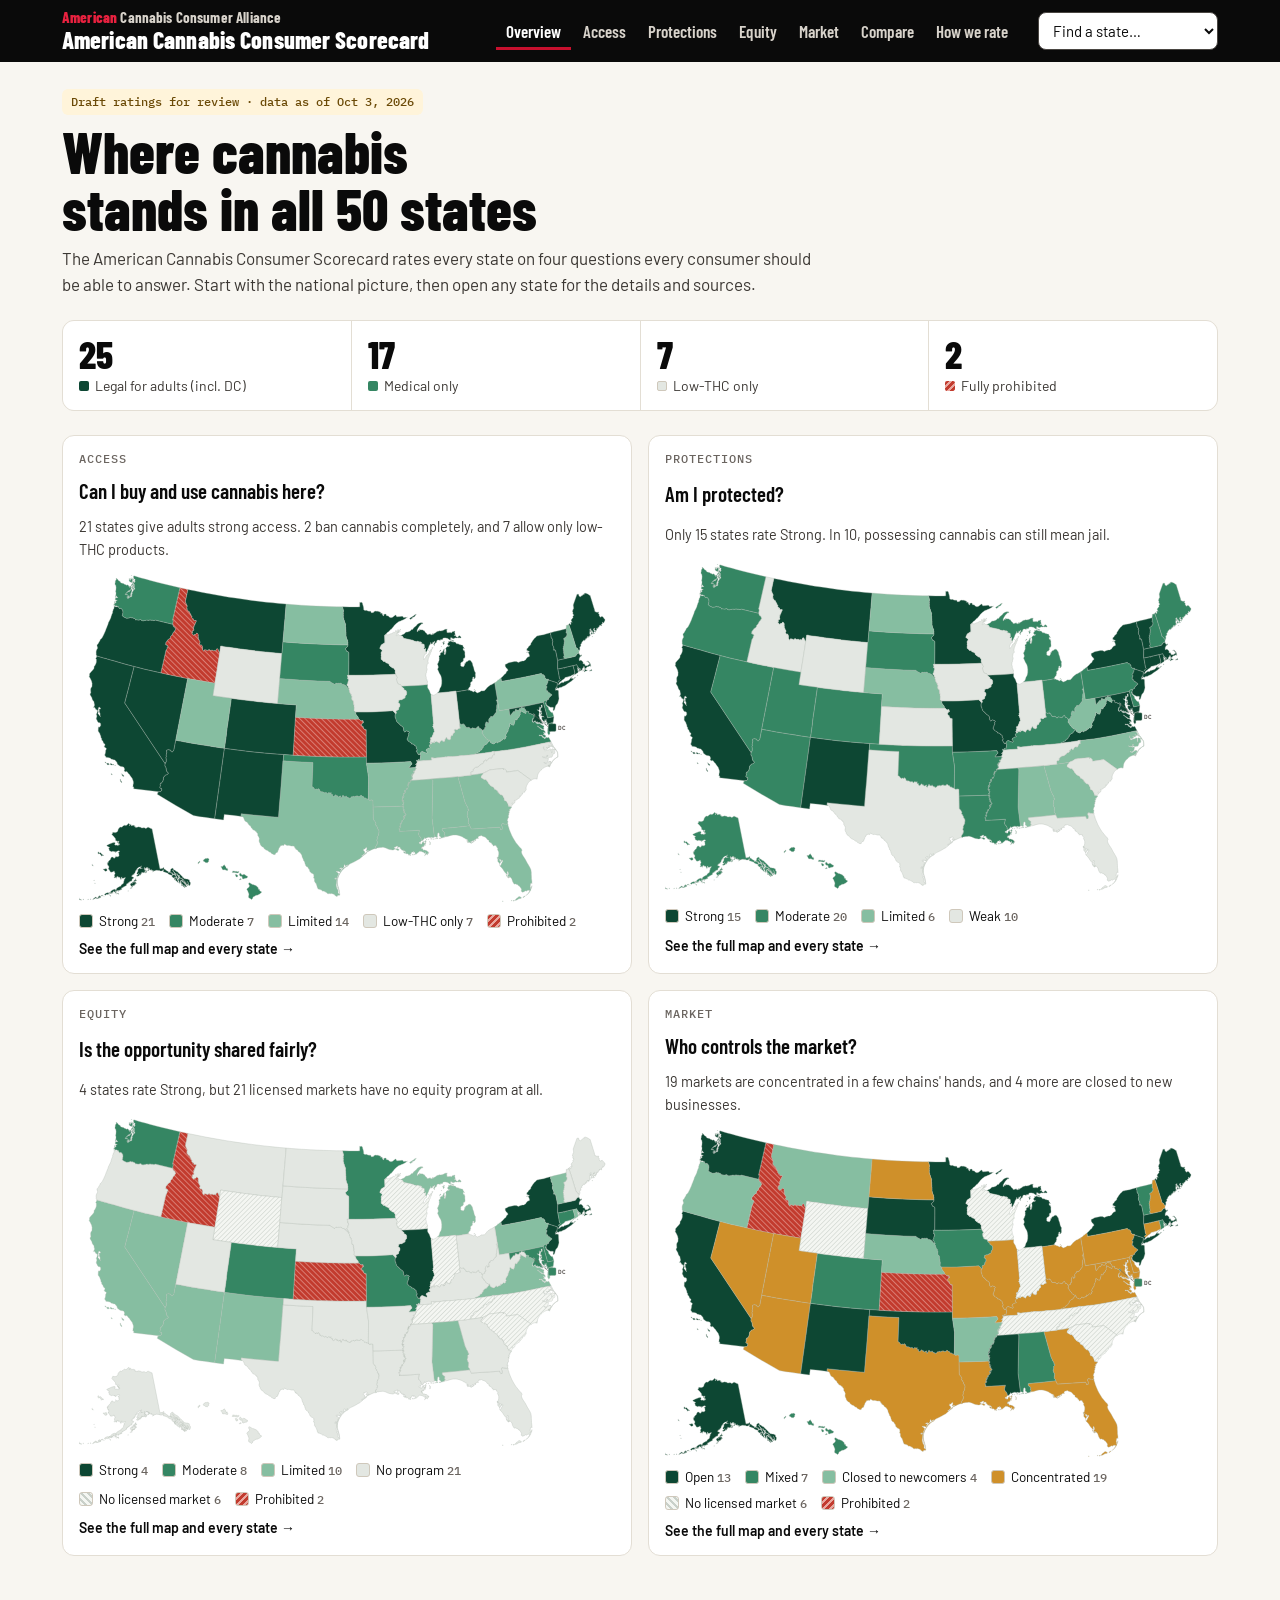
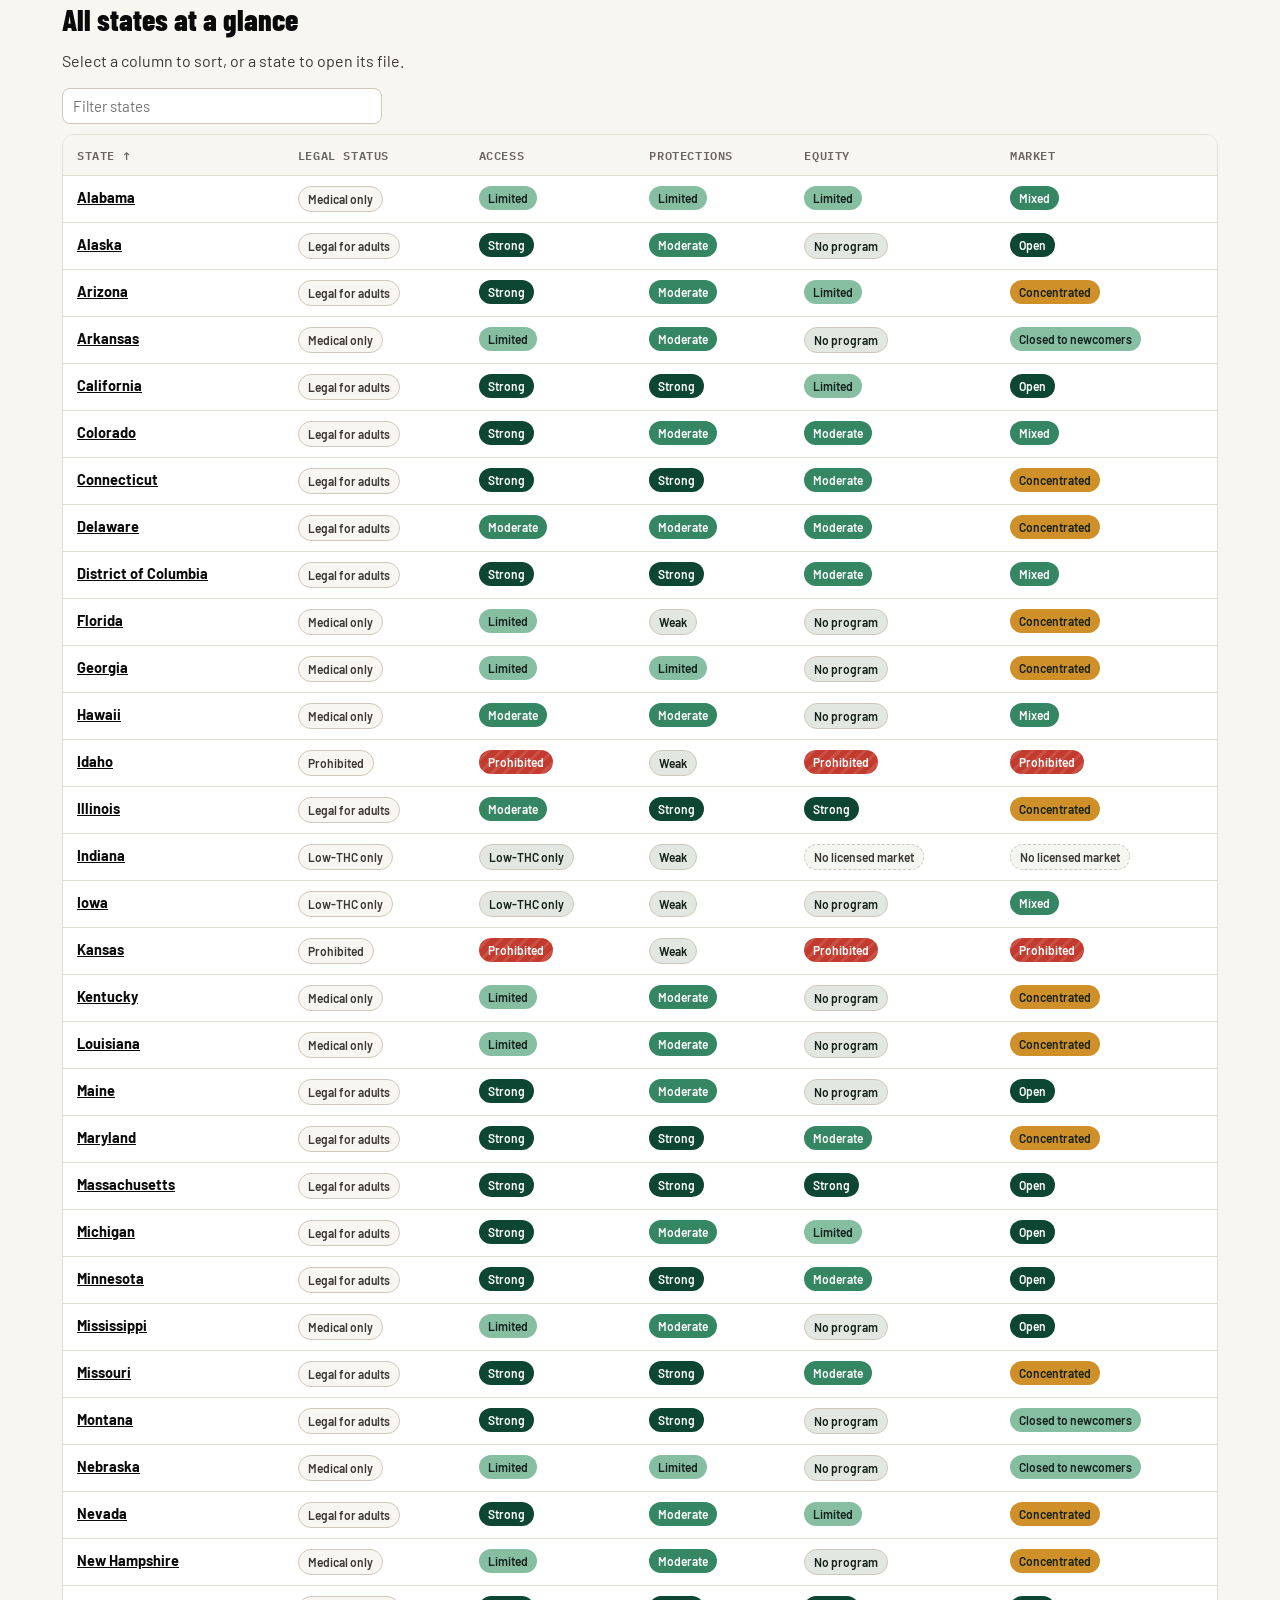
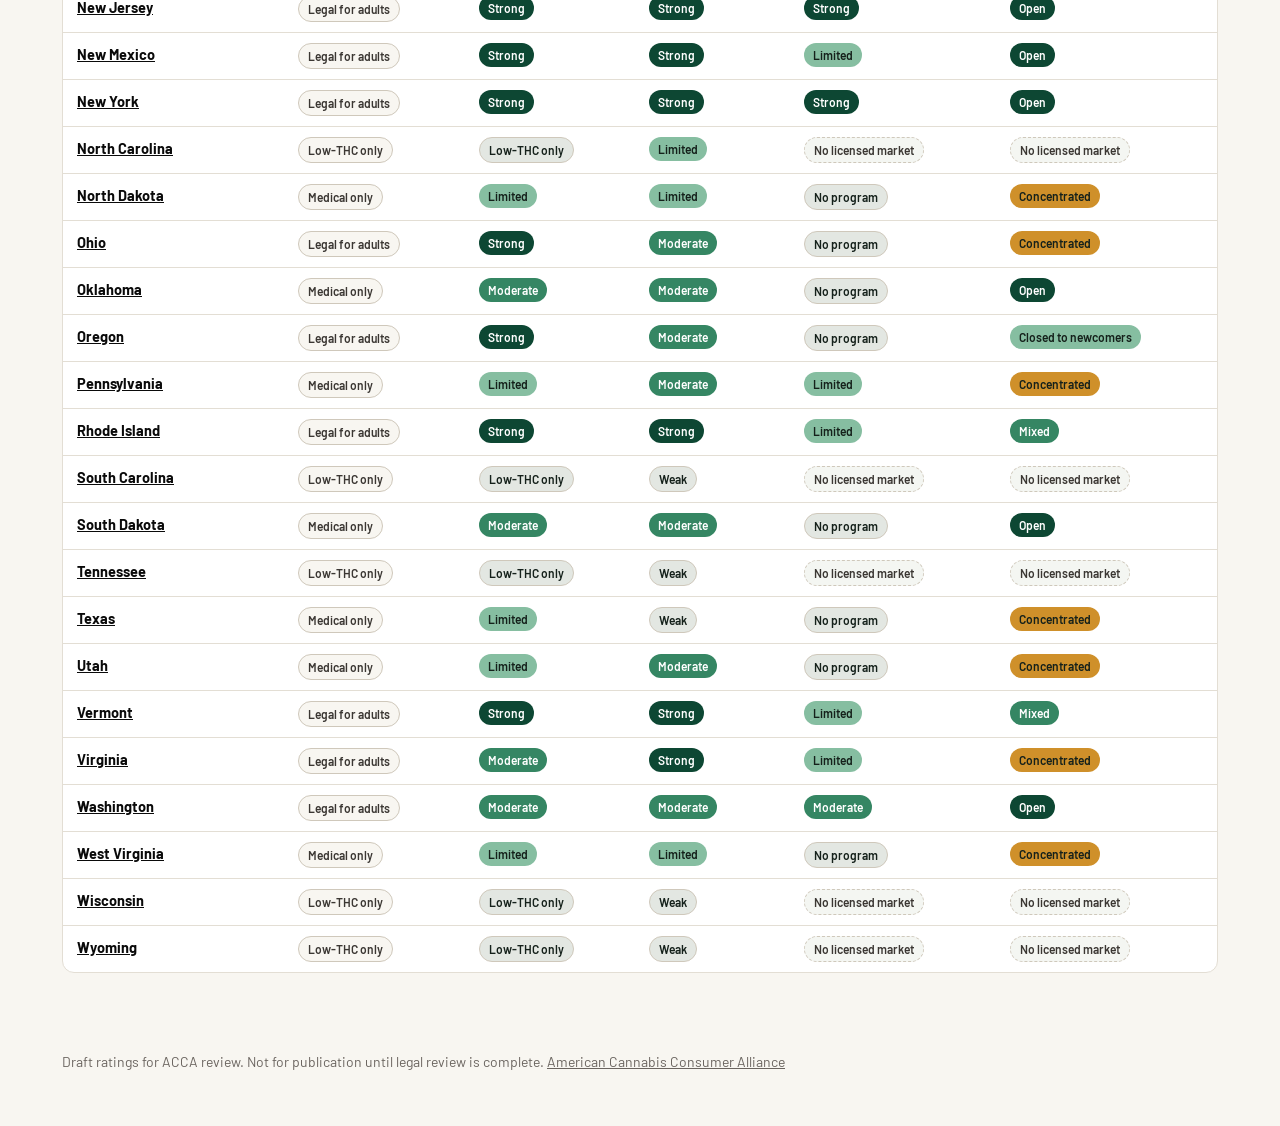
<file: scorecard/index.html>
<!DOCTYPE html>
<html lang="en">
<head>
<meta charset="UTF-8">
<meta name="viewport" content="width=device-width, initial-scale=1">
<meta name="robots" content="noindex, nofollow, noarchive">
<meta name="description" content="Draft. Not for publication.">
<link rel="icon" href="/assets/brand/favicon.svg" type="image/svg+xml">
<link rel="icon" href="/assets/brand/favicon-32.png" sizes="32x32" type="image/png">
<link rel="apple-touch-icon" href="/assets/brand/apple-touch-icon.png">
<meta name="theme-color" content="#0A0A0A">
<title>American Cannabis Consumer Scorecard</title>
<link rel="preconnect" href="https://fonts.googleapis.com">
<link rel="preconnect" href="https://fonts.gstatic.com" crossorigin>
<link rel="stylesheet" href="https://fonts.googleapis.com/css2?family=Barlow+Condensed:wght@600;700;800&family=Barlow:wght@400;500;600;700&family=IBM+Plex+Mono:wght@500&display=swap">
<style>
/* Layout: three levels. Overview (four small maps + all-states table) → one question (big map + states by rating)
   → one state (summary → uniform details → full cited research file). Persistent top nav + state finder. */
:root{
  --bg:#F8F6F1; --surface:#FFFFFF; --ink:#0A0A0A; --ink-2:#3B3733; --muted:#6B6560; --line:#E3DED4; --line-2:#CFC8BB;
  --accent:#0A0A0A; --focus:#0A0A0A; --map-stroke:#FFFFFF; --map-edge:#AEB8B0;
  --t3:#0D4733; --t2:#358663; --t1:#86BEA1; --t0:#E3E7E2; --t-ink3:#FFFFFF; --t-ink2:#FFFFFF; --t-ink1:#15211B; --t-ink0:#15211B;
  --stop:#C23B2E; --stop-2:#E9A79F; --stop-ink:#FFFFFF; --warn:#CF902A; --warn-ink:#15211B; --nodata:#F4F6F2; --hatch:#C9D0C9;
  --note-bg:#FFF4DA; --note-ink:#6B4A07;
  --f-display:"Barlow Condensed","Arial Narrow",system-ui,sans-serif;
  --f-body:"Barlow","Helvetica Neue",Arial,system-ui,sans-serif;
  --f-mono:"IBM Plex Mono",ui-monospace,Menlo,monospace;
  --rule-text:"Darker green = better for consumers";
}
@media (prefers-color-scheme: dark){ :root:not([data-theme="light"]){
  --bg:#0E0D0C; --surface:#181716; --ink:#F2EFE9; --ink-2:#C9C3B9; --muted:#9A938A; --line:#2C2A27; --line-2:#3B3835;
  --accent:#F2EFE9; --focus:#F2EFE9; --map-stroke:#161B18; --map-edge:#4A524D;
  --t3:#A6E3C6; --t2:#4E9E7E; --t1:#2E5444; --t0:#1E2420; --t-ink3:#0E1210; --t-ink2:#0E1210; --t-ink1:#E7EDE8; --t-ink0:#E7EDE8;
  --stop:#E06A5C; --stop-2:#7A2F27; --stop-ink:#0E1210; --warn:#EBB650; --warn-ink:#0E1210; --nodata:#1A201C; --hatch:#2E3631;
  --note-bg:#3A2E12; --note-ink:#F2CB80; --rule-text:"Brighter green = better for consumers"; color-scheme:dark }}
:root[data-theme="dark"]{
  --bg:#0E0D0C; --surface:#181716; --ink:#F2EFE9; --ink-2:#C9C3B9; --muted:#9A938A; --line:#2C2A27; --line-2:#3B3835;
  --accent:#F2EFE9; --focus:#F2EFE9; --map-stroke:#161B18; --map-edge:#4A524D;
  --t3:#A6E3C6; --t2:#4E9E7E; --t1:#2E5444; --t0:#1E2420; --t-ink3:#0E1210; --t-ink2:#0E1210; --t-ink1:#E7EDE8; --t-ink0:#E7EDE8;
  --stop:#E06A5C; --stop-2:#7A2F27; --stop-ink:#0E1210; --warn:#EBB650; --warn-ink:#0E1210; --nodata:#1A201C; --hatch:#2E3631;
  --note-bg:#3A2E12; --note-ink:#F2CB80; --rule-text:"Brighter green = better for consumers"; color-scheme:dark }
*{box-sizing:border-box}
html{scroll-behavior:smooth}
body{background:var(--bg);color:var(--ink);font:16px/1.55 var(--f-body);margin:0}
a{color:var(--accent)}
:focus-visible{outline:2px solid var(--focus);outline-offset:2px}
h1,h2,h3{font-family:var(--f-display);margin:0;text-wrap:balance;letter-spacing:-.01em}
.eyebrow{font:500 12px/1.2 var(--f-mono);letter-spacing:.08em;text-transform:uppercase;color:var(--muted)}
.muted{color:var(--muted)} .ink2{color:var(--ink-2)}
/* top bar */
.bar{background:var(--surface);border-bottom:1px solid var(--line);position:sticky;top:env(safe-area-inset-top,0px);z-index:10}
.bar-in{max-width:1220px;margin:0 auto;padding-inline:clamp(16px,3vw,32px);padding-block:10px;display:flex;flex-wrap:wrap;gap:8px 20px;align-items:center}
.brand{display:grid;line-height:1.1;text-decoration:none;color:var(--ink);margin-right:auto}
.brand b{font:800 19px var(--f-display)}
.brand span{font:500 10.5px var(--f-mono);letter-spacing:.08em;text-transform:uppercase;color:var(--muted)}
nav.main{display:flex;flex-wrap:wrap;gap:2px}
nav.main a{font:600 14px var(--f-body);color:var(--ink-2);text-decoration:none;padding:7px 10px;border-radius:7px}
nav.main a:hover{background:var(--bg);color:var(--ink)}
nav.main a[aria-current="page"]{background:var(--ink);color:var(--surface)}
.finder{min-width:180px}
select,input[type=search]{font:15px var(--f-body);padding:8px 10px;border:1px solid var(--line-2);border-radius:8px;background:var(--surface);color:var(--ink);width:100%}
@media (max-width:820px){ .finder{flex:1 1 100%} }
.wrap{max-width:1220px;margin:0 auto;padding-inline:clamp(16px,3vw,32px);padding-block:26px 64px}
.draft{display:inline-block;font:500 12px/1.35 var(--f-mono);background:var(--note-bg);color:var(--note-ink);padding:5px 9px;border-radius:6px}
.lede{display:grid;gap:8px;margin-bottom:22px;max-width:760px}
.lede h1{font-size:clamp(30px,4.4vw,46px);font-weight:800;line-height:1.03}
.lede p{margin:0;color:var(--ink-2);font-size:17px}
.crumb{font-size:14px;color:var(--muted);margin-bottom:8px} .crumb a{color:var(--muted)}
/* stats */
.stats{display:grid;grid-template-columns:repeat(4,minmax(0,1fr));gap:1px;background:var(--line);border:1px solid var(--line);border-radius:12px;overflow:hidden;margin-bottom:24px}
@media (max-width:700px){.stats{grid-template-columns:repeat(2,minmax(0,1fr))}}
.stat{background:var(--surface);padding:14px 16px;display:grid;gap:2px}
.stat b{font:800 32px/1 var(--f-display)}
.stat span{font-size:14px;color:var(--ink-2)}
.stat i{display:inline-block;width:10px;height:10px;border-radius:2px;margin-right:6px;vertical-align:0}
/* cards & maps */
.card{background:var(--surface);border:1px solid var(--line);border-radius:12px;min-width:0}
.quad{display:grid;grid-template-columns:repeat(2,minmax(0,1fr));gap:16px}
@media (max-width:820px){.quad{grid-template-columns:minmax(0,1fr)}}
.qcard{padding:16px;display:grid;gap:8px;text-decoration:none;color:inherit;cursor:pointer}
.qcard:hover{border-color:var(--ink-2)}
.qcard h2{font-size:21px;font-weight:600}
.qcard .go{font:600 14px var(--f-body);color:var(--accent)}
svg.map{width:100%;height:auto;display:block}
.st{stroke:var(--map-edge);stroke-width:.6;cursor:pointer}
.st:hover,.st:focus-visible{stroke:var(--ink);stroke-width:1.8;outline:none}
.st.sel{stroke:var(--ink);stroke-width:2.6}
.borders{display:none}
.edge{fill:none;stroke:var(--map-edge);stroke-width:.6;pointer-events:none}
.dclabel{font:500 11px var(--f-mono);fill:var(--ink-2)}
.legend{display:flex;flex-wrap:wrap;gap:6px 14px;font-size:13.5px;align-items:center}
.sw{display:inline-block;width:14px;height:14px;border-radius:3px;vertical-align:-2px;margin-right:6px;border:1px solid var(--line-2)}
.legend .n{font:500 12px var(--f-mono);color:var(--muted);margin-left:3px}
.legend .rule{font-size:12.5px;color:var(--muted)} .legend .rule::after{content:var(--rule-text)}
.tip{position:fixed;pointer-events:none;background:var(--ink);color:var(--surface);font-size:13.5px;line-height:1.35;padding:7px 10px;border-radius:6px;max-width:260px;z-index:20}
.tip b{display:block}
/* pills */
.pill{display:inline-block;font:600 12px/1 var(--f-body);padding:6px 9px;border-radius:999px;white-space:nowrap;text-align:center}
.pill[data-c="t3"]{background:var(--t3);color:var(--t-ink3)} .pill[data-c="t2"]{background:var(--t2);color:var(--t-ink2)}
.pill[data-c="t1"]{background:var(--t1);color:var(--t-ink1)} .pill[data-c="t0"]{background:var(--t0);color:var(--t-ink0);border:1px solid var(--line-2)}
.pill[data-c="stop"]{background:repeating-linear-gradient(135deg,var(--stop) 0 6px,color-mix(in srgb,var(--stop) 80%,var(--stop-2)) 6px 9px);color:var(--stop-ink)}
.pill[data-c="warn"]{background:var(--warn);color:var(--warn-ink)}
.pill[data-c="nd"]{background:var(--nodata);color:var(--ink-2);border:1px dashed var(--line-2)}
.pill.legal{background:var(--bg);color:var(--ink-2);border:1px solid var(--line-2)}
/* table */
.tbl{overflow-x:auto;border:1px solid var(--line);border-radius:12px;background:var(--surface)}
table{border-collapse:collapse;width:100%;font-size:14.5px}
th,td{text-align:left;padding:10px 14px;border-bottom:1px solid var(--line);vertical-align:top}
thead th{font:600 12px var(--f-mono);letter-spacing:.05em;text-transform:uppercase;color:var(--muted);background:var(--bg);white-space:nowrap}
thead th button{all:unset;cursor:pointer} thead th button:focus-visible{outline:2px solid var(--focus)}
tbody tr.row{cursor:pointer} tbody tr.row:hover{background:var(--bg)}
tr:last-child td{border-bottom:0}
tr.grp th{font:500 12px var(--f-mono);letter-spacing:.07em;text-transform:uppercase;color:var(--accent);background:var(--bg);padding-top:16px}
td.lab{color:var(--ink-2);width:30%;min-width:150px}
td .v{font-weight:600} td .nt{display:block;font-size:12.5px;color:var(--muted);margin-top:2px}
section{margin-top:40px} section>h2{font-size:clamp(22px,2.8vw,30px);font-weight:800;margin-bottom:6px} section>p{color:var(--ink-2);max-width:66ch;margin:0 0 14px}
.toolbar{display:flex;flex-wrap:wrap;gap:10px;margin-bottom:10px} .toolbar input{max-width:320px}
/* question view */
.qgrid{display:grid;grid-template-columns:minmax(0,1.6fr) minmax(0,1fr);gap:20px;align-items:start}
@media (max-width:900px){.qgrid{grid-template-columns:minmax(0,1fr)}}
.mapbox{padding:14px;display:grid;gap:10px}
.tiers{padding:16px;display:grid;gap:14px}
.tiergrp{display:grid;gap:6px}
.tiergrp .h{display:flex;gap:8px;align-items:center;font-weight:600}
.chips{display:flex;flex-wrap:wrap;gap:5px}
.chips a{font-size:13.5px;text-decoration:none;color:var(--ink);border:1px solid var(--line-2);padding:3px 8px;border-radius:6px;background:var(--surface)}
.chips a:hover{border-color:var(--ink)}
/* state view */
.shead{display:flex;flex-wrap:wrap;gap:12px 20px;align-items:end;justify-content:space-between;margin-bottom:16px}
.shead h1{font-size:clamp(34px,5vw,54px);font-weight:800;line-height:1}
.btn{font:600 14px var(--f-body);padding:9px 13px;border-radius:8px;border:1px solid var(--ink);background:var(--ink);color:var(--surface);cursor:pointer;text-decoration:none;display:inline-block}
.btn.ghost{background:transparent;color:var(--ink);border-color:var(--line-2)}
.tabs{display:flex;gap:4px;border-bottom:1px solid var(--line);margin-bottom:18px;overflow-x:auto}
.tabs button{all:unset;cursor:pointer;font:600 15px var(--f-body);padding:10px 14px;color:var(--ink-2);border-bottom:2px solid transparent;white-space:nowrap}
.tabs button[aria-selected="true"]{color:var(--ink);border-bottom-color:var(--ink)}
.tabs button:focus-visible{outline:2px solid var(--focus)}
.answers{display:grid}
.ans{display:grid;grid-template-columns:120px minmax(0,1fr);gap:4px 16px;padding:16px 0;border-top:1px solid var(--line)}
.ans:first-child{border-top:0}
@media (max-width:560px){.ans{grid-template-columns:minmax(0,1fr)}}
.ans .pill{justify-self:start;align-self:start;min-width:100px}
.ans h3{font-size:19px;font-weight:600}
.ans p{margin:2px 0 0;color:var(--ink-2)}
.why{margin-top:8px;font-size:14px}
.why summary{cursor:pointer;color:var(--accent);font-weight:600}
.why table{font-size:13.5px;margin-top:6px} .why td{padding:6px 10px} .why td.p{font-family:var(--f-mono);white-space:nowrap;text-align:right}
.two{display:grid;grid-template-columns:minmax(0,1.5fr) minmax(0,1fr);gap:20px;align-items:start}
@media (max-width:900px){.two{grid-template-columns:minmax(0,1fr)}}
.aside{padding:16px;display:grid;gap:14px;font-size:14.5px}
.aside h3{font-size:16px;font-weight:600}
.aside ul{margin:4px 0 0;padding-left:18px;color:var(--ink-2)}
details.fg{border-top:1px solid var(--line)}
details.fg>summary{cursor:pointer;list-style:none;padding:13px 0;display:flex;justify-content:space-between;gap:8px;font:600 17px var(--f-display)}
details.fg>summary::-webkit-details-marker{display:none}
details.fg>summary .c{font:500 12px var(--f-mono);color:var(--muted);margin-left:auto;align-self:center}
.fld{padding:10px 0 12px;border-top:1px dashed var(--line);display:grid;gap:4px}
.fld .l{display:flex;flex-wrap:wrap;justify-content:space-between;gap:4px 10px;font-weight:600;font-size:15px}
.fld .l small{font:500 11px var(--f-mono);color:var(--muted)}
.fld .val{font-size:14.5px;overflow-wrap:anywhere} .fld .d{font-size:14px;color:var(--ink-2);overflow-wrap:anywhere}
.fld .m{font:500 11.5px var(--f-mono);color:var(--muted);display:flex;flex-wrap:wrap;gap:4px 12px}
.srcs{margin:2px 0 0;padding-left:18px;font-size:13px;color:var(--ink-2)} .srcs li{overflow-wrap:anywhere}
.code{display:inline-block;font:600 12.5px var(--f-mono);background:var(--bg);border:1px solid var(--line-2);padding:2px 7px;border-radius:4px}
.cmpsel{display:grid;grid-template-columns:repeat(2,minmax(0,1fr));gap:10px;margin-bottom:12px;max-width:620px}
.method{display:grid;gap:4px}
details.how{border-top:1px solid var(--line)}
details.how>summary{cursor:pointer;padding:14px 0;font:600 18px var(--f-display);list-style:none;display:flex;justify-content:space-between}
details.how>summary::-webkit-details-marker{display:none}
details.how>summary::after,details.fg>summary::after{content:"+";font:500 18px var(--f-mono);color:var(--muted)}
details.how[open]>summary::after,details.fg[open]>summary::after{content:"–"}
.rules td.pts{font-family:var(--f-mono);white-space:nowrap;color:var(--muted)}
.foot{margin-top:56px;padding-top:16px;border-top:1px solid var(--line);font-size:13.5px;color:var(--muted);display:flex;flex-wrap:wrap;gap:8px 20px;justify-content:space-between}

/* ---------- phone layout ---------- */
.only-phone{display:none}
@media (max-width:640px){.only-phone{display:inline-block}}
.swipe{display:none;font-size:13px;color:var(--muted);margin:0 0 8px}
@media (max-width:820px){
  .bar{position:static}
  nav.main{order:3;width:100%;overflow:visible;flex-wrap:wrap;gap:4px}
  nav.main a{white-space:nowrap;padding:9px 11px;min-height:40px;display:inline-flex;align-items:center;border:1px solid var(--line);background:var(--bg)}
}
@media (max-width:640px){
  body{font-size:15.5px}
  .wrap{padding-block:18px 48px}
  .lede p{font-size:16px}
  .crumb a{display:inline-block;padding:8px 0}
  .chips a{padding:8px 11px;font-size:14px}
  .qcard{padding:14px}
  .shead{display:grid;gap:12px}
  .shead .btn{width:100%;text-align:center;padding:12px}
  .tabs button{padding:12px 12px}
  .swipe{display:block}
  /* stacked two-column rows: label on its own line */
  table.stack, table.stack tbody, table.stack thead{display:block}
  table.stack tr{display:grid;grid-template-columns:minmax(0,1fr);border-bottom:1px solid var(--line)}
  table.stack tr:last-child{border-bottom:0}
  table.stack td,table.stack th{border-bottom:0}
  table.stack td.lab{width:auto;min-width:0;padding-bottom:0;font-size:13px;text-transform:uppercase;letter-spacing:.04em;font-family:var(--f-mono)}
  table.stack tr.grp{display:block}
  /* compare: label row, then the two states side by side */
  table.cmp, table.cmp tbody, table.cmp thead{display:block}
  table.cmp tr{display:grid;grid-template-columns:minmax(0,1fr) minmax(0,1fr);border-bottom:1px solid var(--line)}
  table.cmp td,table.cmp th{border-bottom:0;padding:8px 12px;min-width:0;overflow-wrap:anywhere}
  table.cmp td.lab{grid-column:1/-1;width:auto;min-width:0;padding-bottom:0;font:500 12px var(--f-mono);letter-spacing:.05em;text-transform:uppercase;color:var(--muted)}
  table.cmp thead tr th:first-child{display:none}
  table.cmp thead{position:sticky;top:0;z-index:2}
  table.cmp tr.grp th{grid-column:1/-1}
  .cmpsel{grid-template-columns:minmax(0,1fr) minmax(0,1fr)}
  /* all-states: one card per state */
  table.cards thead{display:none}
  table.cards, table.cards tbody{display:block}
  table.cards tr{display:grid;grid-template-columns:minmax(0,1fr) minmax(0,1fr);gap:6px 10px;padding:12px 14px;border-bottom:1px solid var(--line)}
  table.cards td{border:0;padding:0;display:flex;flex-direction:column;gap:3px;align-items:flex-start}
  table.cards td:nth-child(1){grid-column:1/-1;flex-direction:row;justify-content:space-between;align-items:center;gap:8px}
  table.cards td:nth-child(2){display:none}
  table.cards td[data-l]::before{content:attr(data-l);font:500 11px var(--f-mono);letter-spacing:.06em;text-transform:uppercase;color:var(--muted)}
  /* wide facts table: sticky state column */
  table.wide td:first-child, table.wide th:first-child{position:sticky;left:0;background:var(--surface);z-index:1;box-shadow:1px 0 0 var(--line)}
  table.wide thead th:first-child{background:var(--bg)}
}
@media (prefers-reduced-motion:reduce){html{scroll-behavior:auto}}
@media (forced-colors:active){.st{stroke:CanvasText}}

/* ACCA chrome */
.bar{background:#0A0A0A;border-bottom:0;color:#fff}
.brand{display:grid;gap:3px;margin-right:auto;line-height:1.05}
.brand .org{font:700 15px/1 var(--f-display);color:#D8D3CB;text-decoration:none;text-transform:none;letter-spacing:.01em}
.brand .org b{font:inherit;font-weight:800;color:#E8213F}
.brand .tool{font:800 24px/1 var(--f-display);color:#fff;text-decoration:none;letter-spacing:.005em}
.brand a:hover{text-decoration:underline}
nav.main a{font:600 17px/1 var(--f-display);color:#D8D3CB;border-radius:0;padding:10px 10px}
nav.main a:hover{background:#2a2724;color:#fff}
nav.main a[aria-current="page"]{background:transparent;color:#fff;box-shadow:inset 0 -3px 0 #C8102E}
.bar :focus-visible{outline-color:#fff}
.bar select{border-color:#4a4642}
h1,h2,h3{letter-spacing:0}
.lede h1{font-size:clamp(36px,5.2vw,58px);line-height:.98}
.stat b{font-size:38px}
.btn{border-radius:0}
@media (max-width:820px){nav.main a{background:transparent;border-color:#4a4642;color:#E8E4DC} nav.main a[aria-current="page"]{background:#C8102E;border-color:#C8102E;color:#fff;box-shadow:none}}
.sc-foot{max-width:1220px;margin:0 auto;padding:0 clamp(16px,3vw,32px) 40px;font-size:14px;color:var(--muted)}
.sc-foot a{color:var(--muted)}
</style>

<header class="bar"><div class="bar-in">
  <div class="brand"><a class="org" href="/"><b>American</b> Cannabis Consumer Alliance</a><a class="tool" href="#overview">American Cannabis Consumer Scorecard</a></div>
  <nav class="main" id="nav" aria-label="Sections"></nav>
  <div class="finder"><select id="finder" aria-label="Go to a state"></select></div>
</div></header>
<main class="wrap" id="view"></main>
<div class="tip" id="tip" hidden></div>
<footer class="sc-foot"><p>Draft ratings for ACCA review. Not for publication until legal review is complete. <a href="/">American Cannabis Consumer Alliance</a></p></footer>

<script src="data.js"></script>
<script>
const D = window.SC_DATA;
const NS = "http://www.w3.org/2000/svg";
const esc = s => String(s ?? "").replace(/[&<>"']/g, c => ({"&":"&amp;","<":"&lt;",">":"&gt;",'"':"&quot;","'":"&#39;"}[c]));
const QS = ["access","rights","equity","market"];
const QK = {access:"Access", rights:"Protections", equity:"Equity", market:"Market"};
const QQ = {access:"Can I buy and use cannabis here?", rights:"Am I protected?", equity:"Is the opportunity shared fairly?", market:"Who controls the market?"};
const ST = Object.keys(D.states).sort((a,b) => D.states[a].n.localeCompare(D.states[b].n));
const LEGAL = {adult_use:"Legal for adults", medical_only:"Medical only", low_thc_only:"Low-THC only", prohibited:"Prohibited"};
const tip = document.getElementById("tip");
const UI = {tab:"summary", a:"CA", b:"FL", sortK:"n", sortD:1, filter:"", fq:""};

// ---- tier → color class ----
function cls(q, label){
  if (label === "Prohibited") return "stop";
  if (label === "Concentrated") return "warn";
  if (label === "No licensed market" || label === "Not rated") return "nd";
  if (label === "Low-THC only") return "t0";
  const t = D.rubric[q].tiers.map(x => x[1]); const i = t.indexOf(label);
  if (i < 0) return "nd";
  return t.length === 3 ? ["t3","t2","t1"][i] : ["t3","t2","t1","t0"][i];
}
function fillOf(c, uid){ return c === "warn" ? "var(--warn)" : c === "stop" ? `url(#stop-${uid})` : c === "nd" ? `url(#nd-${uid})` : `var(--${c})`; }
function pill(q, s){ const l = D.states[s].r[q][1]; return `<span class="pill" data-c="${cls(q, l)}">${esc(l)}</span>`; }
function order(q){ const rated = D.rubric[q].tiers.map(x => x[1]); const sp = q === "access" ? ["Low-THC only","Prohibited"] : ["No licensed market","Prohibited"]; return rated.concat(sp); }
function counts(q){ const c = {}; ST.forEach(s => { const l = D.states[s].r[q][1]; c[l] = (c[l] || 0) + 1; }); return c; }
function swatch(c){ return c === "warn" ? "background:var(--warn)" : c === "stop" ? `background:repeating-linear-gradient(135deg,var(--stop) 0 3px,var(--stop-2) 3px 5px)` : c === "nd" ? `background:repeating-linear-gradient(45deg,var(--nodata) 0 3px,var(--hatch) 3px 5px)` : `background:var(--${c})`; }
function legend(q, withRule = true){ const c = counts(q);
  return `<div class="legend">${order(q).filter(l => c[l]).map(l => `<span><span class="sw" style="${swatch(cls(q, l))}"></span>${esc(l)}<span class="n">${c[l]}</span></span>`).join("")}${withRule ? `<span class="rule"></span>` : ""}</div>`; }

let UID = 0;
function mapSVG(q, sel){
  const uid = ++UID; const g = D.geo.states; const ord = Object.keys(g).sort((a,b) => g[b].area - g[a].area); const c = g.DC.c;
  const path = s => { const l = D.states[s].r[q][1]; return `<path class="st${s === sel ? " sel" : ""}" data-st="${s}" tabindex="0" role="button" aria-label="${esc(D.states[s].n)}: ${esc(l)}" fill="${fillOf(cls(q, l), uid)}" d="${g[s].d}"></path>`; };
  const dcl = D.states.DC.r[q][1];
  return `<svg class="map" viewBox="0 0 975 610" role="group" aria-label="${esc(QQ[q])} map"><defs>
    <pattern id="nd-${uid}" width="6" height="6" patternUnits="userSpaceOnUse" patternTransform="rotate(45)"><rect width="6" height="6" fill="var(--nodata)"></rect><line x1="0" y1="0" x2="0" y2="6" stroke="var(--hatch)" stroke-width="2"></line></pattern>
    <pattern id="stop-${uid}" width="7" height="7" patternUnits="userSpaceOnUse" patternTransform="rotate(135)"><rect width="7" height="7" fill="var(--stop)"></rect><line x1="0" y1="0" x2="0" y2="7" stroke="var(--stop-2)" stroke-width="2.2"></line></pattern></defs>
    ${ord.map(path).join("")}<path class="borders" d="${D.geo.borders}"></path>
    <line x1="${c[0]}" y1="${c[1]}" x2="${c[0]+26}" y2="${c[1]+22}" stroke="var(--muted)" stroke-width="1"></line>
    <rect class="st${sel === "DC" ? " sel" : ""}" data-st="DC" tabindex="0" role="button" aria-label="District of Columbia: ${esc(dcl)}" fill="${fillOf(cls(q, dcl), uid)}" x="${c[0]+26}" y="${c[1]+16}" width="14" height="14" rx="2"></rect>
    <text class="dclabel" x="${c[0]+44}" y="${c[1]+27}">DC</text></svg>`;
}
function wireMaps(root){
  root.querySelectorAll("svg.map").forEach(svg => {
    const q = svg.closest("[data-q]")?.dataset.q;
    svg.addEventListener("mousemove", e => { const el = e.target.closest(".st"); if (!el){ tip.hidden = true; return; }
      const s = el.dataset.st; tip.innerHTML = `<b>${esc(D.states[s].n)}</b>${esc(QK[q])}: ${esc(D.states[s].r[q][1])}`; tip.hidden = false;
      tip.style.left = Math.min(e.clientX + 14, innerWidth - tip.offsetWidth - 8) + "px"; tip.style.top = (e.clientY + 14) + "px"; });
    svg.addEventListener("mouseleave", () => tip.hidden = true);
    const go = el => { tip.hidden = true; location.hash = el.dataset.st; };
    svg.addEventListener("click", e => { if (e.target.closest(".qcard") && !e.target.closest(".st")) return; const el = e.target.closest(".st"); if (el){ e.preventDefault(); e.stopPropagation(); go(el); }});
    svg.addEventListener("keydown", e => { const el = e.target.closest(".st"); if (el && (e.key === "Enter" || e.key === " ")){ e.preventDefault(); go(el); }});
  });
}

// ---- takeaways ----
function takeaway(q){ const c = counts(q);
  return {access:`${c.Strong} states give adults strong access. ${c.Prohibited} ban cannabis completely, and ${c["Low-THC only"]} allow only low-THC products.`,
    rights:`Only ${c.Strong} states rate Strong. In ${c.Weak}, possessing cannabis can still mean jail.`,
    equity:`${c.Strong} states rate Strong, but ${c["No program"]} licensed markets have no equity program at all.`,
    market:`${c.Concentrated} markets are concentrated in a few chains' hands, and ${c["Closed to newcomers"]} more are closed to new businesses.`}[q]; }

// ---- views ----
function vOverview(){
  const ls = k => ST.filter(s => D.states[s].ls === k).length;
  return `<div class="lede"><div><span class="draft">Draft ratings for review · data as of Oct 3, 2026</span></div>
    <h1>Where cannabis stands in all 50 states</h1>
    <p>The American Cannabis Consumer Scorecard rates every state on four questions every consumer should be able to answer. Start with the national picture, then open any state for the details and sources.</p></div>
  <div class="stats">
    <div class="stat"><b>${ls("adult_use")}</b><span><i style="background:var(--t3)"></i>Legal for adults (incl. DC)</span></div>
    <div class="stat"><b>${ls("medical_only")}</b><span><i style="background:var(--t2)"></i>Medical only</span></div>
    <div class="stat"><b>${ls("low_thc_only")}</b><span><i style="background:var(--t0);border:1px solid var(--line-2)"></i>Low-THC only</span></div>
    <div class="stat"><b>${ls("prohibited")}</b><span><i style="${swatch("stop")}"></i>Fully prohibited</span></div></div>
  <div class="quad">${QS.map(q => `<div class="card qcard" data-q="${q}" data-go="${q}" tabindex="0" role="link" aria-label="${esc(QQ[q])}: open the full map">
      <div class="eyebrow">${QK[q]}</div><h2>${esc(QQ[q])}</h2><div class="ink2" style="font-size:14.5px">${esc(takeaway(q))}</div>
      ${mapSVG(q)}${legend(q, false)}<span class="go">See the full map and every state →</span></div>`).join("")}</div>
  <section><h2>All states at a glance</h2><p>Select a column to sort, or a state to open its file.</p>
    <div class="toolbar"><input type="search" id="flt" placeholder="Filter states" aria-label="Filter states" value="${esc(UI.filter)}"></div>
    <div class="tbl"><table id="all" class="cards"></table></div></section>`;
}
function drawAll(){
  const rank = (q, s) => { const l = D.states[s].r[q][1]; const o = order(q).indexOf(l); return o + (100 - (D.states[s].r[q][0] ?? 0)) / 1000; };
  let rows = ST.filter(s => D.states[s].n.toLowerCase().includes(UI.filter.toLowerCase()));
  const k = UI.sortK; rows.sort((a, b) => UI.sortD * (k === "n" ? D.states[a].n.localeCompare(D.states[b].n) : k === "ls" ? ["adult_use","medical_only","low_thc_only","prohibited"].indexOf(D.states[a].ls) - ["adult_use","medical_only","low_thc_only","prohibited"].indexOf(D.states[b].ls) : rank(k, a) - rank(k, b)));
  const th = (key, lab) => `<th aria-sort="${UI.sortK === key ? (UI.sortD > 0 ? "ascending" : "descending") : "none"}"><button data-sort="${key}">${lab}${UI.sortK === key ? (UI.sortD > 0 ? " ↑" : " ↓") : ""}</button></th>`;
  document.getElementById("all").innerHTML = `<thead><tr>${th("n","State")}${th("ls","Legal status")}${QS.map(q => th(q, QK[q])).join("")}</tr></thead><tbody>${rows.map(s =>
    `<tr class="row" data-st="${s}" tabindex="0"><td><a href="#${s}"><b>${esc(D.states[s].n)}</b></a><span class="pill legal only-phone">${esc(LEGAL[D.states[s].ls])}</span></td><td><span class="pill legal">${esc(LEGAL[D.states[s].ls])}</span></td>${QS.map(q => `<td data-l="${QK[q]}">${pill(q, s)}</td>`).join("")}</tr>`).join("")}</tbody>`;
}
function vQuestion(q){
  const c = counts(q); const R = D.rubric[q];
  return `<div class="crumb"><a href="#overview">Overview</a> › ${QK[q]}</div>
  <div class="lede"><h1>${esc(QQ[q])}</h1><p>${esc(takeaway(q))}</p></div>
  <div class="qgrid" data-q="${q}"><div class="card mapbox">${mapSVG(q)}${legend(q)}</div>
    <aside class="card tiers"><div class="eyebrow">States by rating</div>
    ${order(q).filter(l => c[l]).map(l => { const ss = ST.filter(s => D.states[s].r[q][1] === l).sort((a, b) => (D.states[b].r[q][0] ?? 0) - (D.states[a].r[q][0] ?? 0));
      return `<div class="tiergrp"><div class="h"><span class="pill" data-c="${cls(q, l)}">${esc(l)}</span><span class="muted" style="font-size:13px">${ss.length} ${ss.length === 1 ? "state" : "states"}</span></div>
      <div class="chips">${ss.map(s => `<a href="#${s}">${esc(D.states[s].n)}</a>`).join("")}</div></div>`; }).join("")}
    <a href="#method" style="font-size:14px">How this rating works →</a></aside></div>
  <section><h2>The facts behind the rating</h2><p>The same measures for every state. Select a column header in the overview table to rank, or open a state for its sources.</p>
    <p class="swipe">Swipe sideways to see every column.</p><div class="tbl"><table class="wide">${factsTable(q)}</table></div></section>`;
}
function factsTable(q){
  const cols = D.rows[q];
  return `<thead><tr><th>State</th><th>Rating</th>${cols.map(c => `<th>${esc(c)}</th>`).join("")}</tr></thead><tbody>${ST.map(s => `<tr class="row" data-st="${s}" tabindex="0"><td><a href="#${s}"><b>${esc(D.states[s].n)}</b></a></td><td>${pill(q, s)}</td>${D.states[s].rows[q].map(c => `<td style="white-space:nowrap">${esc(c[0])}</td>`).join("")}</tr>`).join("")}</tbody>`;
}
function vState(s){
  const S = D.states[s];
  return `<div class="crumb"><a href="#overview">Overview</a> › ${esc(S.n)}</div>
  <div class="shead"><div><div style="margin-bottom:8px"><span class="pill ${S.ls === "prohibited" ? "" : "legal"}"${S.ls === "prohibited" ? ' data-c="stop"' : ""}>${esc(LEGAL[S.ls])}</span></div><h1>${esc(S.n)}</h1></div>
    <div style="display:flex;gap:8px;flex-wrap:wrap"><a class="btn" href="#compare" id="cmpgo">Compare with another state</a></div></div>
  <div class="tabs" role="tablist" aria-label="State file">
    ${[["summary","Summary"],["details","Details"],["file","Full research file"]].map(([k, l]) => `<button role="tab" data-tab="${k}" aria-selected="${UI.tab === k}">${l}</button>`).join("")}</div>
  <div id="tabbody">${tabBody(s)}</div>`;
}
function tabBody(s){
  const S = D.states[s];
  if (UI.tab === "summary") return `<div class="two"><div class="card" style="padding:4px 18px"><div class="answers">${QS.map(q => { const r = S.r[q]; const R = D.rubric[q];
      const why = r[2] && r[0] != null ? `<details class="why"><summary>Why ${esc(r[1])}? Score ${r[0]} of 100</summary><table><tbody>${R.rules.map((rule, i) => `<tr><td>${esc(rule[0])}</td><td class="p">${r[2][i] == null ? "not scored" : r[2][i] + " / " + rule[1]}</td></tr>`).join("")}</tbody></table></details>`
        : (D.special[r[1]] && !(r[1] === "Prohibited" && q !== "access") ? `<div class="why muted">${esc(D.special[r[1]])}</div>` : "");
      return `<div class="ans" data-q="${q}">${pill(q, s)}<div><h3>${esc(QQ[q])}</h3><p>${esc(S.say[q])}</p>${why}<div style="margin-top:6px;font-size:14px"><a href="#${q}">See how other states compare →</a></div></div></div>`; }).join("")}</div></div>
    <aside class="card aside">${S.mso.length ? `<div><h3>Multistate chains here</h3><ul>${S.mso.map(e => `<li>${esc(e[0])}: ${e[1]} store${e[1] === 1 ? "" : "s"}</li>`).join("")}</ul></div>` : ""}
      ${S.cities.length ? `<div><h3>Local equity programs</h3><ul>${S.cities.map(c => `<li>${c.url ? `<a href="${esc(c.url)}" target="_blank" rel="noopener">${esc(c.j)}</a>` : esc(c.j)} · ${esc(c.st)}</li>`).join("")}</ul></div>` : ""}
      <div><h3>In this file</h3><p class="ink2" style="margin:4px 0 0">Details lists the same ${D.rows.access.length + D.rows.rights.length + D.rows.equity.length + D.rows.market.length} measures used for every state. The full research file has all ${Object.keys(S.f).length} coded items with their sources.</p></div></aside></div>`;
  if (UI.tab === "details") return `<div class="tbl"><table class="stack"><tbody>${QS.map(q => `<tr class="grp"><th colspan="2">${esc(QQ[q])} &nbsp;${pill(q, s)}</th></tr>` +
      D.rows[q].map((lab, i) => { const c = S.rows[q][i]; return `<tr><td class="lab">${esc(lab)}</td><td><span class="v">${esc(c[0])}</span>${c[1] ? `<span class="nt">${esc(c[1])}</span>` : ""}</td></tr>`; }).join("")).join("")}</tbody></table></div>`;
  // full research file
  const groups = {}; D.order.forEach(fid => { if (S.f[fid]) (groups[D.fields[fid].g] ||= []).push(fid); });
  const fq = UI.fq.toLowerCase();
  return `${S.sum ? `<div class="card" style="padding:16px;margin-bottom:14px"><div class="eyebrow" style="margin-bottom:6px">Researcher summary</div><div class="ink2" style="font-size:15px">${esc(S.sum)}</div></div>` : ""}
    <div class="toolbar"><input type="search" id="fq" placeholder="Search this file (e.g. tax, expungement, lottery)" aria-label="Search this file" value="${esc(UI.fq)}"></div>
    ${Object.entries(groups).map(([g, ids]) => { const hit = ids.filter(id => !fq || (D.fields[id].l + " " + S.f[id][0] + " " + S.f[id][1]).toLowerCase().includes(fq)); if (!hit.length) return "";
      return `<details class="fg"${fq || g === "Legal status" ? " open" : ""}><summary>${esc(g)} <span class="c">${hit.length} items</span></summary>${hit.map(id => fieldRow(id, S.f[id])).join("")}</details>`; }).join("") || `<p class="muted">Nothing in this file matches “${esc(UI.fq)}”.</p>`}`;
}
const PV = {not_found:"Not found", "n/a":"Not applicable", yes:"Yes", no:"No"};
function fieldRow(id, r){ const [v, d, conf, chg, , cs] = r; const enumish = typeof v === "string" && /^[a-z_\/]+$/.test(v);
  const vv = enumish ? `<span class="code">${esc(PV[v] || v.replace(/_/g, " "))}</span>` : esc(v);
  return `<div class="fld"><div class="l">${esc(D.fields[id].l)}<small>${esc(id)}${D.fields[id].lc && D.fields[id].lc !== "new" ? " · 2022 column " + esc(D.fields[id].lc) : ""}</small></div>
    <div class="val">${vv}</div>${d ? `<div class="d">${esc(d)}</div>` : ""}<div class="m"><span>${esc(conf)} confidence</span></div>
    ${cs.length ? `<ol class="srcs">${cs.map(([c, u]) => `<li>${u ? `<a href="${esc(u)}" target="_blank" rel="noopener">${esc(c)}</a>` : esc(c)}</li>`).join("")}</ol>` : ""}</div>`; }
function vCompare(){
  const opts = sel => ST.map(s => `<option value="${s}"${s === sel ? " selected" : ""}>${esc(D.states[s].n)}</option>`).join("");
  return `<div class="crumb"><a href="#overview">Overview</a> › Compare</div><div class="lede"><h1>Compare two states</h1><p>Every state is measured the same way, in the same units.</p></div>
    <div class="cmpsel"><select id="ca" aria-label="First state">${opts(UI.a)}</select><select id="cb" aria-label="Second state">${opts(UI.b)}</select></div>
    <div class="tbl"><table id="ct" class="cmp"></table></div>`;
}
function drawCompare(){ const A = D.states[UI.a], B = D.states[UI.b];
  let h = `<thead><tr><th></th><th><a href="#${UI.a}">${esc(A.n)}</a></th><th><a href="#${UI.b}">${esc(B.n)}</a></th></tr></thead><tbody>`;
  QS.forEach(q => { h += `<tr class="grp"><th colspan="3">${esc(QQ[q])}</th></tr><tr><td class="lab"><b>Rating</b></td><td>${pill(q, UI.a)}</td><td>${pill(q, UI.b)}</td></tr>`;
    D.rows[q].forEach((lab, i) => { h += `<tr><td class="lab">${esc(lab)}</td>${[A, B].map(X => { const c = X.rows[q][i]; return `<td><span class="v">${esc(c[0])}</span>${c[1] ? `<span class="nt">${esc(c[1])}</span>` : ""}</td>`; }).join("")}</tr>`; }); });
  document.getElementById("ct").innerHTML = h + "</tbody>"; }
function vMethod(){
  return `<div class="crumb"><a href="#overview">Overview</a> › How we rate</div><div class="lede"><h1>How we rate</h1>
    <p>Each rating adds up points from facts that are measured the same way in every state. A fact a state doesn't publish is left out, and the score is figured on what can be measured. These are draft rules for ACCA's review.</p></div>
    <div class="card" style="padding:16px 18px;margin-bottom:18px"><h3 style="font-size:17px;margin-bottom:8px">Labels that aren't scores</h3>
      ${Object.entries(D.special).map(([k, v]) => `<div style="display:flex;gap:10px;align-items:start;margin:6px 0"><span class="pill" data-c="${k === "Prohibited" ? "stop" : k === "Low-THC only" ? "t0" : "nd"}" style="min-width:150px">${esc(k)}</span><span class="ink2" style="font-size:14.5px">${esc(v)}</span></div>`).join("")}
      <p class="ink2" style="font-size:14px;margin:10px 0 0">Colors: darker green is better for consumers (brighter green in dark mode). Red with stripes always means prohibited. Amber marks markets concentrated in a few chains. Hatching means not scored.</p></div>
    ${QS.map(q => { const R = D.rubric[q]; const total = R.rules.reduce((a, r) => a + r[1], 0);
      return `<details class="how" open><summary>${esc(R.q)}</summary>
        <p class="ink2" style="margin:0 0 10px;font-size:14.5px">${R.tiers.map((t, i) => R.tier_notes && R.tier_notes[t[1]] ? `<b>${esc(t[1])}</b>: ${esc(R.tier_notes[t[1]])}` : `<b>${esc(t[1])}</b> ${t[0] ? t[0] + "+" : "below " + R.tiers[i - 1][0]}`).join(" · ")} (scores out of 100)</p>${R.note ? `<p class="ink2" style="margin:0 0 10px;font-size:14.5px">${esc(R.note)}</p>` : ""}
        <div class="tbl" style="margin-bottom:16px"><table class="rules stack"><tbody>${R.rules.map(r => `<tr><td><b>${esc(r[0])}</b></td><td class="ink2">${esc(r[2])}</td><td class="pts">${r[1]} pts</td></tr>`).join("")}<tr><td></td><td class="muted">Total possible</td><td class="pts">${total} pts</td></tr></tbody></table></div></details>`; }).join("")}`;
}

// ---- router ----
function nav(cur){ const items = [["overview","Overview"], ...QS.map(q => [q, QK[q]]), ["compare","Compare"], ["method","How we rate"]];
  document.getElementById("nav").innerHTML = items.map(([k, l]) => `<a href="#${k}"${k === cur ? ' aria-current="page"' : ""}>${l}</a>`).join(""); }
function route(){
  const h = (location.hash || "#overview").slice(1); const view = document.getElementById("view"); let cur = h;
  if (D.states[h.toUpperCase()] && h.length === 2){ const s = h.toUpperCase(); cur = ""; view.innerHTML = vState(s); bindState(s); document.getElementById("finder").value = s; }
  else { document.getElementById("finder").value = "";
    if (QS.includes(h)) { view.innerHTML = vQuestion(h); }
    else if (h === "compare") { view.innerHTML = vCompare(); drawCompare();
      document.getElementById("ca").onchange = e => { UI.a = e.target.value; drawCompare(); }; document.getElementById("cb").onchange = e => { UI.b = e.target.value; drawCompare(); }; }
    else if (h === "method") { view.innerHTML = vMethod(); }
    else { cur = "overview"; view.innerHTML = vOverview(); drawAll();
      document.getElementById("flt").addEventListener("input", e => { UI.filter = e.target.value; drawAll(); });
      document.getElementById("all").addEventListener("click", e => { const b = e.target.closest("[data-sort]"); if (b){ const k = b.dataset.sort; UI.sortD = UI.sortK === k ? -UI.sortD : 1; UI.sortK = k; drawAll(); } });
      view.querySelectorAll(".qcard").forEach(c => { c.addEventListener("click", e => { if (!e.target.closest(".st")) location.hash = c.dataset.go; });
        c.addEventListener("keydown", e => { if (e.target === c && (e.key === "Enter" || e.key === " ")){ e.preventDefault(); location.hash = c.dataset.go; } }); });
    }
  }
  nav(cur); wireMaps(view);
  view.querySelectorAll("tr.row").forEach(tr => { tr.addEventListener("click", e => { if (!e.target.closest("a,button")) location.hash = tr.dataset.st; });
    tr.addEventListener("keydown", e => { if (e.key === "Enter" && e.target === tr) location.hash = tr.dataset.st; }); });
  window.scrollTo(0, 0);
}
function bindState(s){
  document.getElementById("cmpgo").addEventListener("click", () => { UI.a = s; if (UI.b === s) UI.b = s === "CA" ? "NY" : "CA"; });
  document.querySelector(".tabs").addEventListener("click", e => { const b = e.target.closest("[data-tab]"); if (!b) return; UI.tab = b.dataset.tab;
    document.querySelectorAll(".tabs button").forEach(x => x.setAttribute("aria-selected", x.dataset.tab === UI.tab)); renderTab(s); });
  renderTab(s, true);
}
function renderTab(s, first){ const tb = document.getElementById("tabbody"); if (!first) tb.innerHTML = tabBody(s);
  const fq = document.getElementById("fq"); if (fq) fq.addEventListener("input", e => { UI.fq = e.target.value; const pos = e.target.selectionStart; renderTab(s); const n = document.getElementById("fq"); n.focus(); n.setSelectionRange(pos, pos); }); }
document.getElementById("finder").innerHTML = `<option value="">Find a state…</option>` + ST.map(s => `<option value="${s}">${esc(D.states[s].n)}</option>`).join("");
document.getElementById("finder").addEventListener("change", e => { if (e.target.value){ UI.tab = "summary"; location.hash = e.target.value; } });
addEventListener("hashchange", route); route();
</script>

</html>
</file>
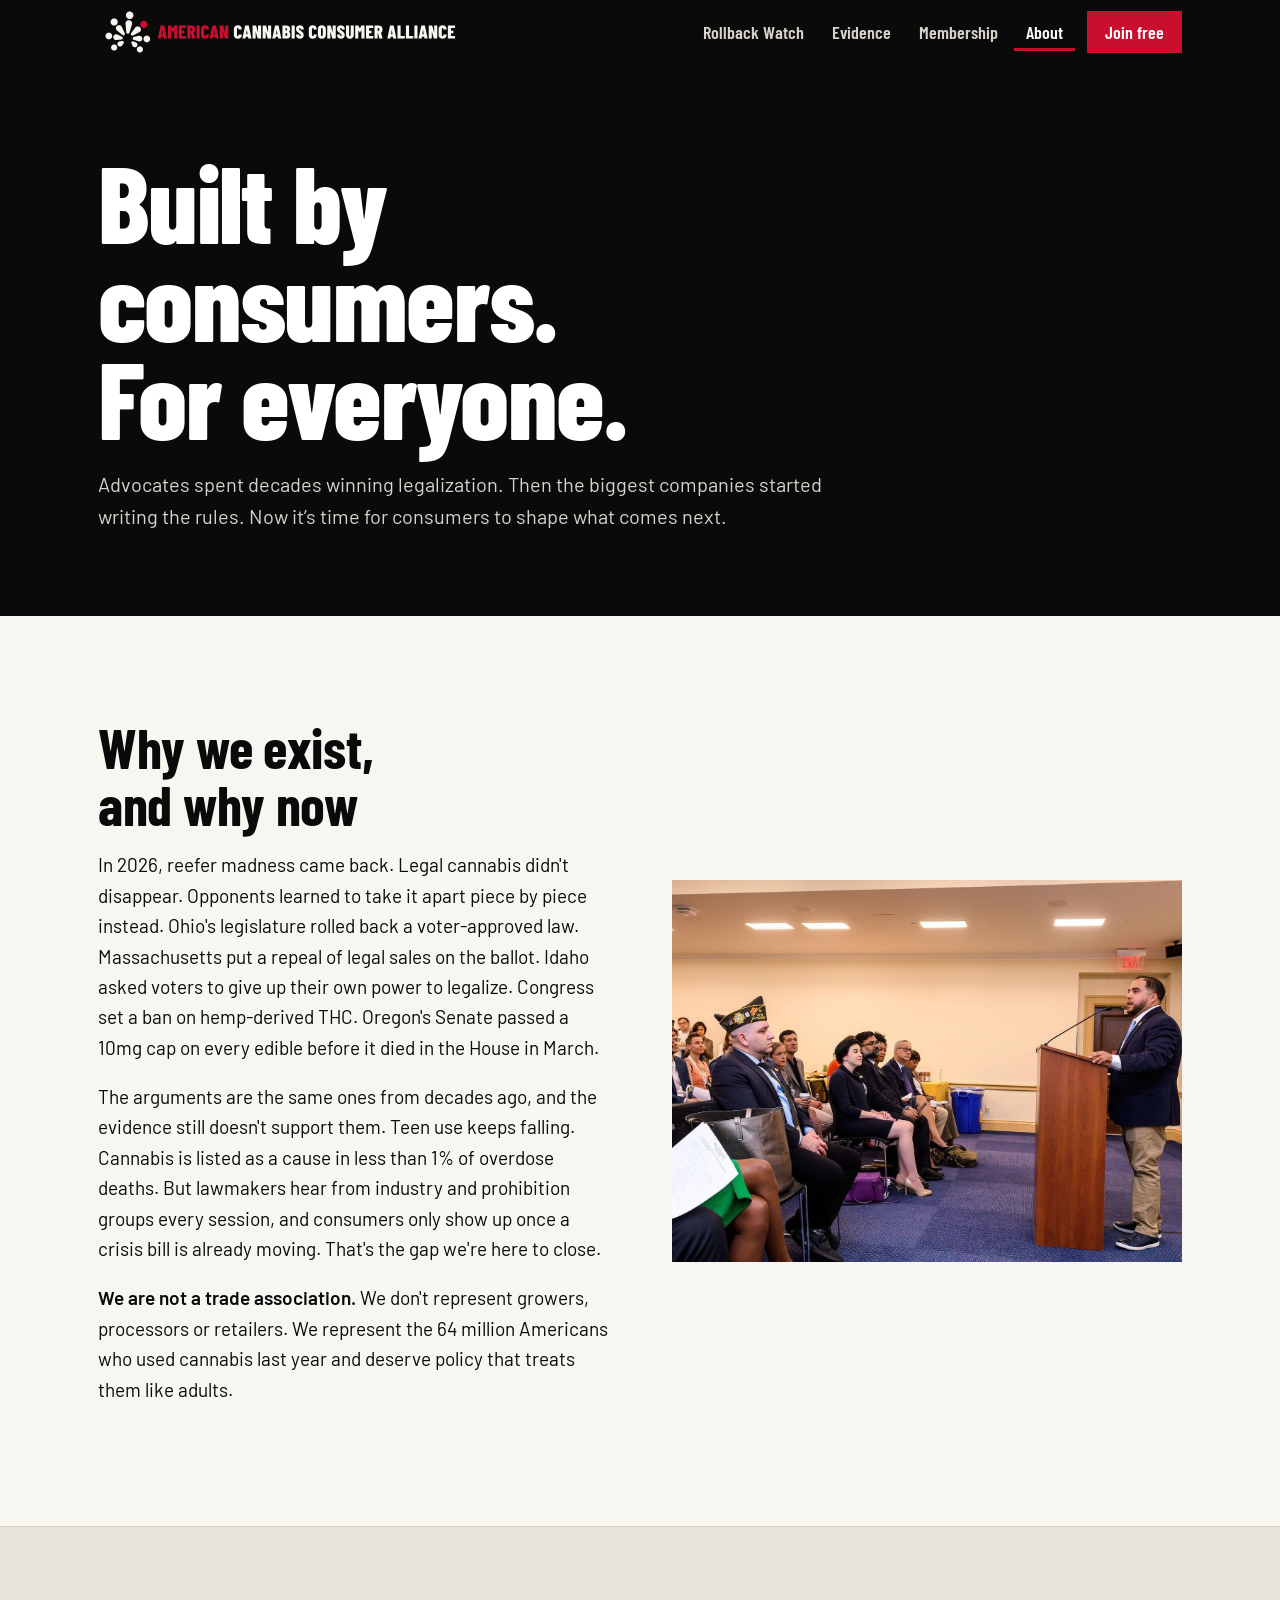
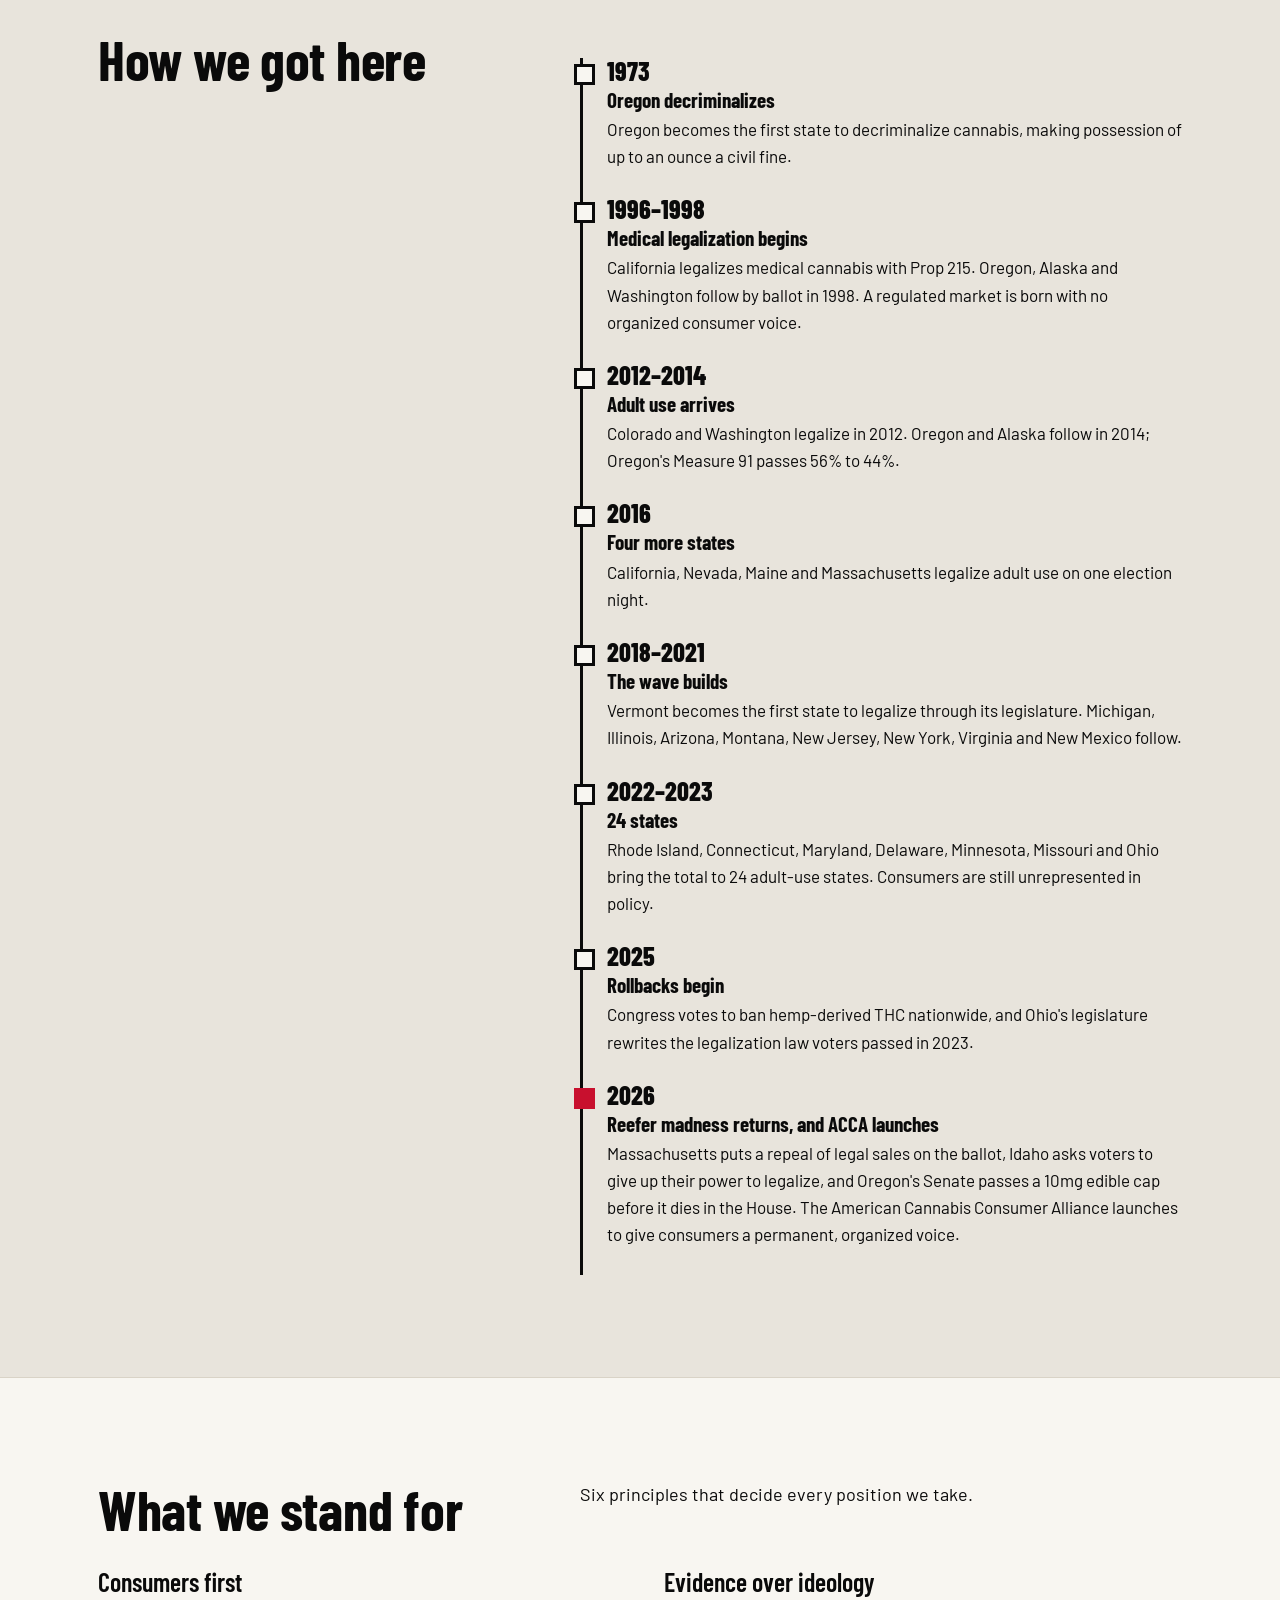
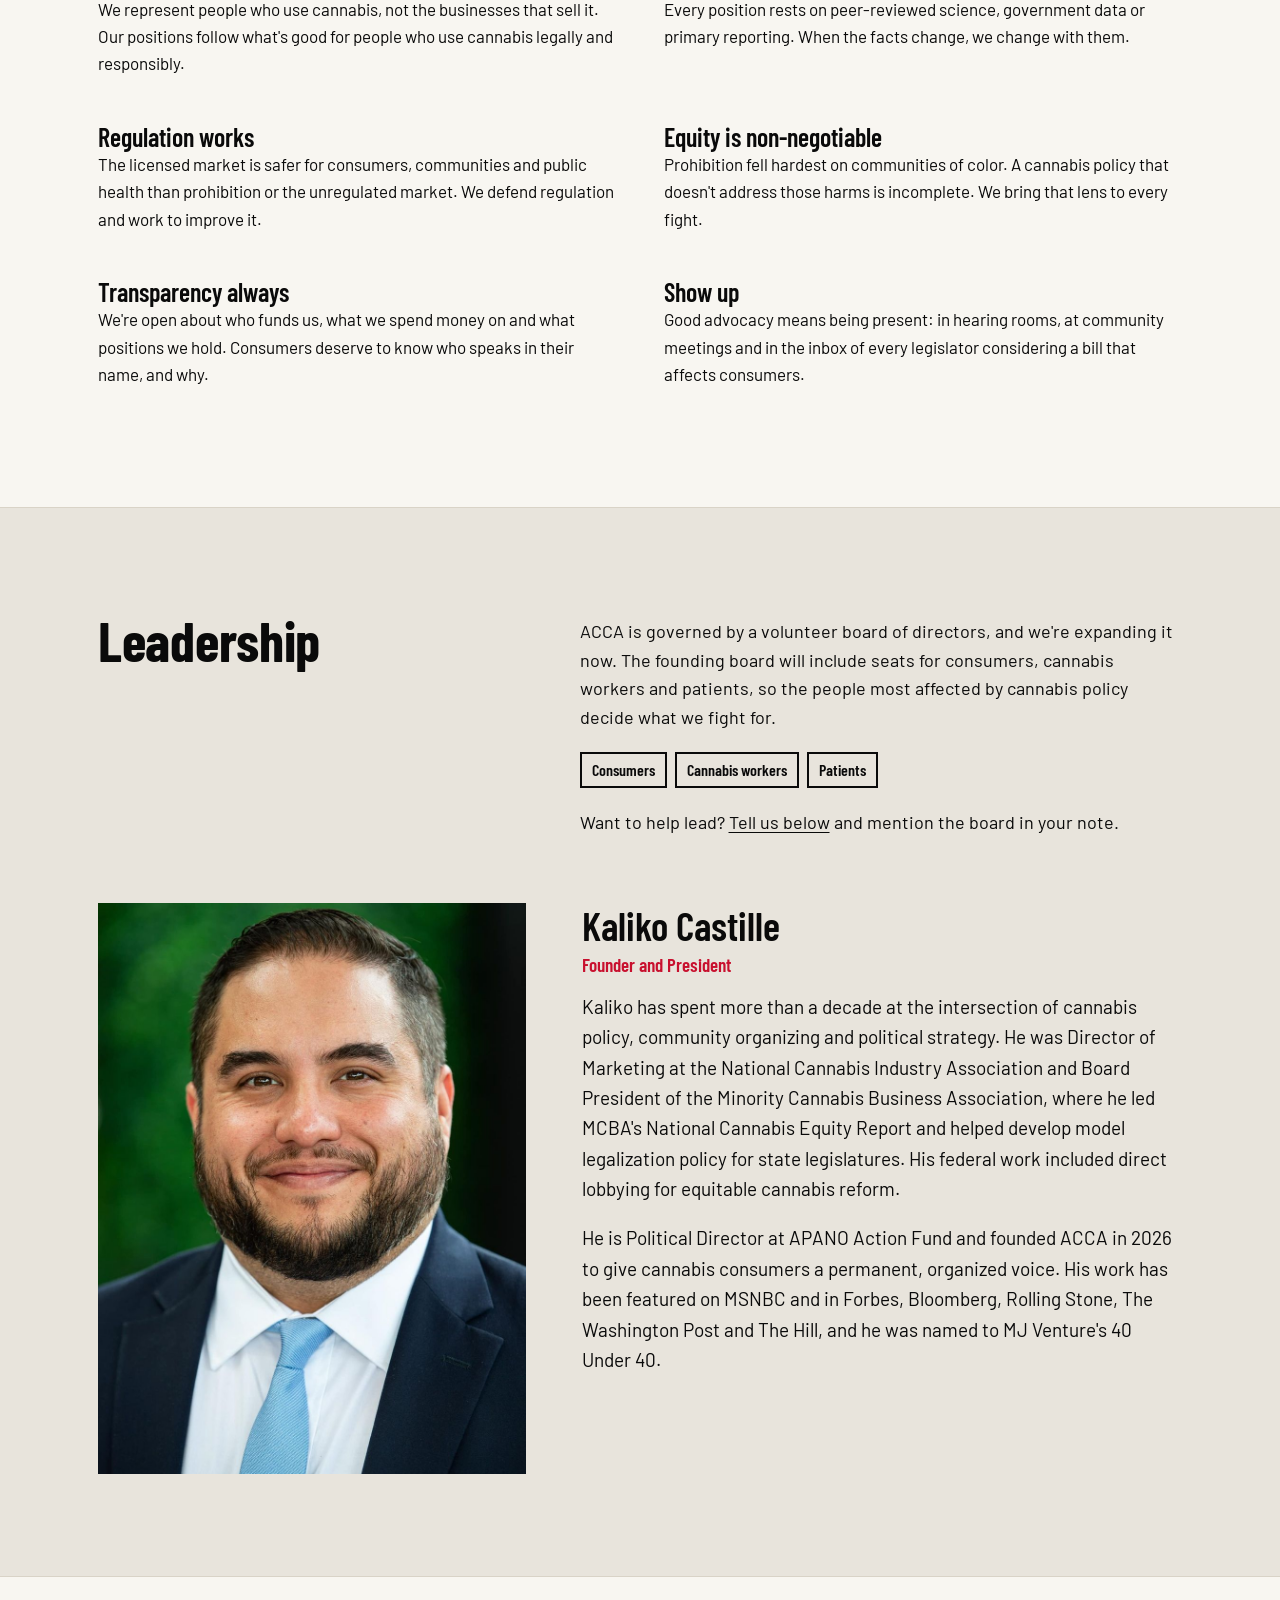
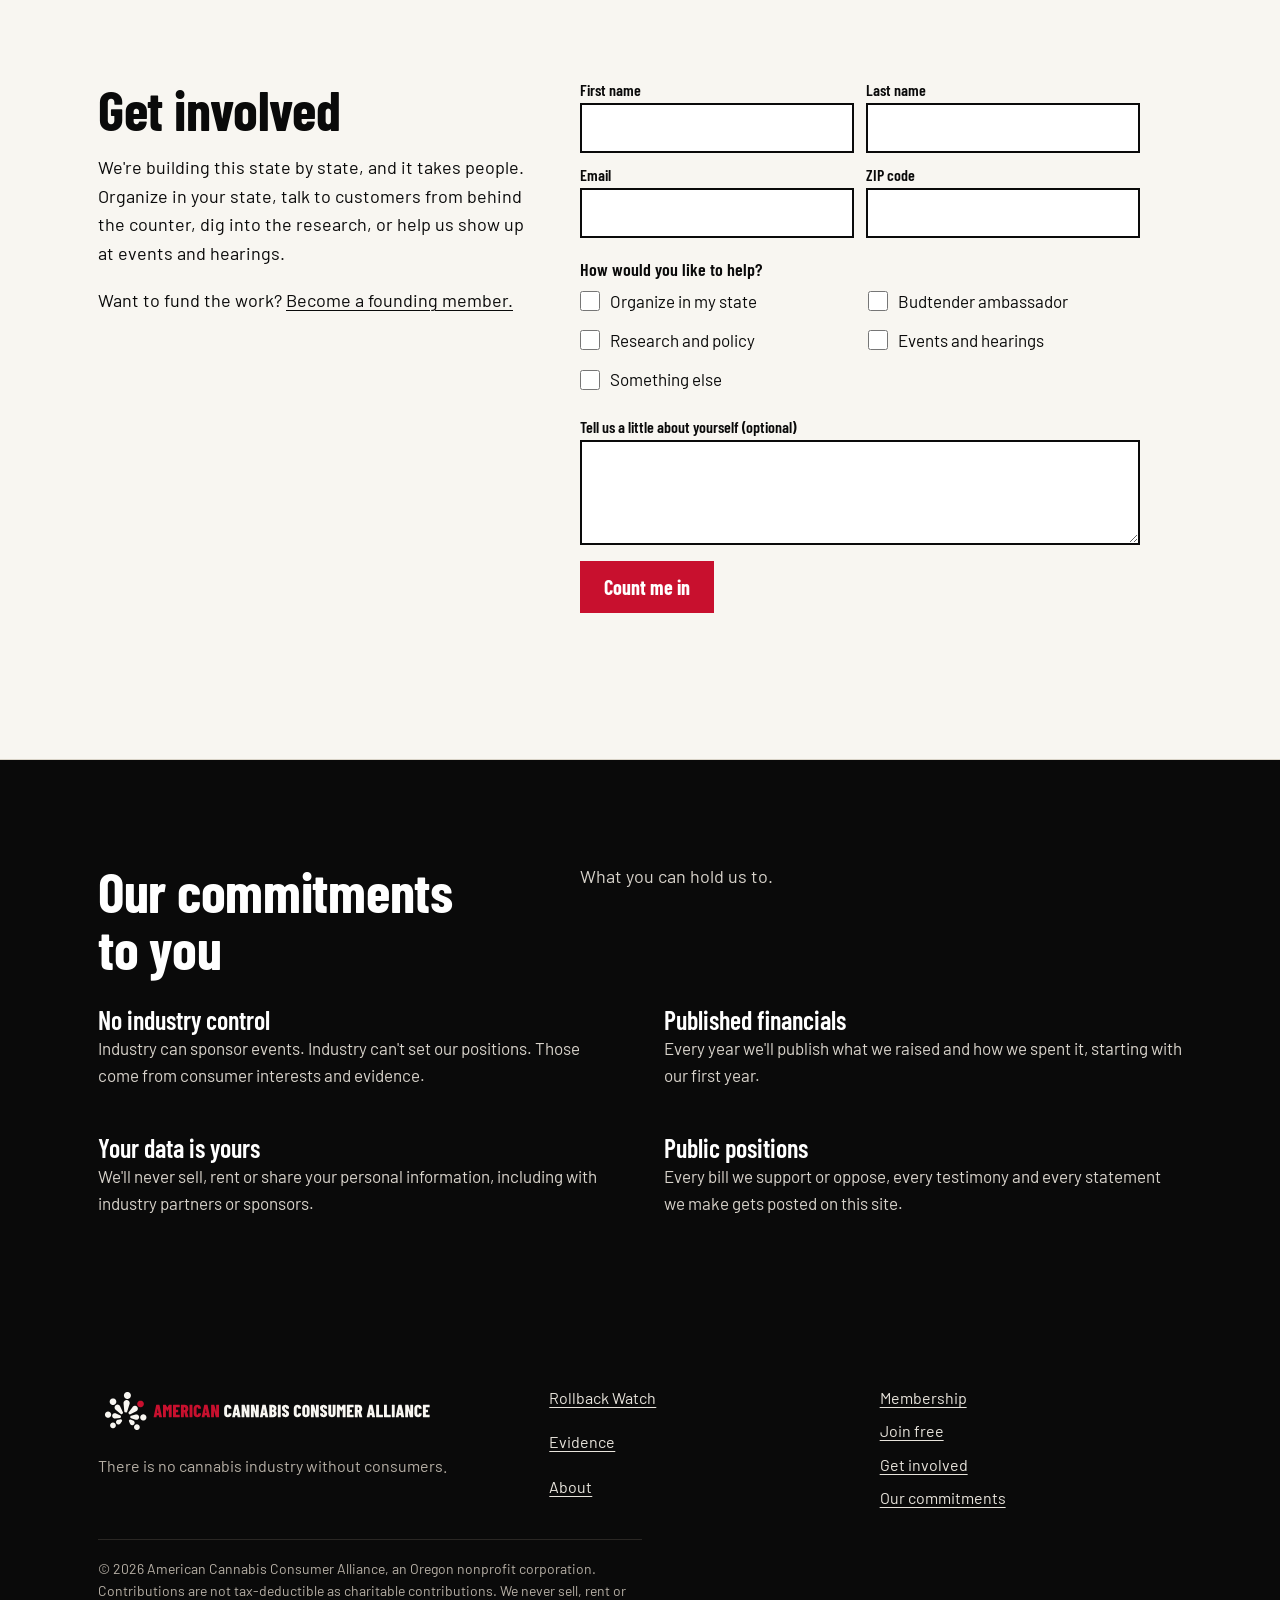
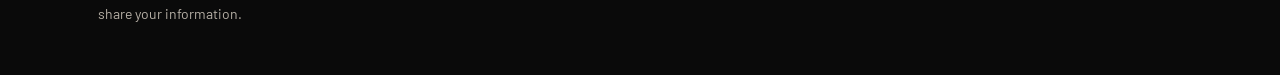
<file: about.html>
<!DOCTYPE html>
<html lang="en">
<head>
<meta charset="UTF-8">
<meta name="viewport" content="width=device-width, initial-scale=1">
<title>About Us | American Cannabis Consumer Alliance</title>
<meta name="description" content="Why the American Cannabis Consumer Alliance exists, what we stand for, and who's behind it.">
<link rel="canonical" href="https://americancannabisconsumer.com/about.html">
<meta property="og:title" content="About | American Cannabis Consumer Alliance">
<meta property="og:description" content="Why the American Cannabis Consumer Alliance exists, what we stand for, and who's behind it.">
<meta property="og:site_name" content="American Cannabis Consumer Alliance">
<meta property="og:image:alt" content="American Cannabis Consumer Alliance">
<meta property="og:type" content="website">
<meta property="og:url" content="https://americancannabisconsumer.com/about.html">
<meta property="og:image" content="https://americancannabisconsumer.com/acca-social-card.png">
<meta property="og:image:width" content="1200">
<meta property="og:image:height" content="630">
<meta name="twitter:card" content="summary_large_image">
<link rel="icon" href="/assets/brand/favicon.svg" type="image/svg+xml">
<link rel="icon" href="/assets/brand/favicon-32.png" sizes="32x32" type="image/png">
<link rel="apple-touch-icon" href="/assets/brand/apple-touch-icon.png">
<meta name="theme-color" content="#0A0A0A">
<!-- MailerLite Universal -->
<script>
(function(w,d,e,u,f,l,n){w[f]=w[f]||function(){(w[f].q=w[f].q||[]).push(arguments);},l=d.createElement(e),l.async=1,l.src=u,
n=d.getElementsByTagName(e)[0],n.parentNode.insertBefore(l,n);})(window,document,'script','https://assets.mailerlite.com/js/universal.js','ml');
ml('account', '2176802');
</script>
<link rel="preconnect" href="https://fonts.googleapis.com">
<link rel="preconnect" href="https://fonts.gstatic.com" crossorigin>
<link rel="stylesheet" href="https://fonts.googleapis.com/css2?family=Barlow+Condensed:wght@600;700;800&family=Barlow:wght@400;500;600&display=swap">
<link rel="stylesheet" href="/assets/site.css?v=2026-11-24b">
<!-- GoatCounter: privacy-friendly visit counts, no cookies -->
<script data-goatcounter="https://americancannabisconsumer.goatcounter.com/count" async src="//gc.zgo.at/count.js"></script>
<script type="application/ld+json">{"@context":"https://schema.org","@type":"AboutPage","url":"https://americancannabisconsumer.com/about.html","name":"About the American Cannabis Consumer Alliance","mainEntity":{"@type":"NGO","@id":"https://americancannabisconsumer.com/#org","name":"American Cannabis Consumer Alliance","url":"https://americancannabisconsumer.com/","logo":{"@type":"ImageObject","url":"https://americancannabisconsumer.com/assets/brand/apple-touch-icon.png","width":180,"height":180},"image":"https://americancannabisconsumer.com/acca-social-card.png","description":"A national, member-funded alliance of cannabis consumers organizing to end federal prohibition and protect consumers in every state.","foundingDate":"2026","areaServed":{"@type":"Country","name":"United States"},"founder":{"@type":"Person","name":"Kaliko Castille","jobTitle":"Founder and President"}}}</script>
</head>
<body>
<a class="skip" href="#main">Skip to content</a>
<header class="top on-black"><div class="wrap">
  <a class="mark" href="/" aria-label="American Cannabis Consumer Alliance, home"><picture><source media="(max-width:760px)" srcset="/assets/brand/logo-compact-fullcolor-dark.svg"><img src="/assets/brand/logo-horizontal-fullcolor-dark.svg" alt="American Cannabis Consumer Alliance" width="365" height="56"></picture></a>
  <button class="menu-btn" type="button" aria-expanded="false" aria-controls="site-nav">Menu</button>
  <ul class="nav" id="site-nav"><li><a href="/#watch">Rollback Watch</a></li><li><a href="/evidence.html">Evidence</a></li><li data-scorecard><a href="/scorecard/">Scorecard</a></li><li data-market><a href="/market/">The Market</a></li><li><a href="/membership.html">Membership</a></li><li><a href="/about.html" aria-current="page">About</a></li><li class="join"><a href="/membership.html#free">Join free</a></li></ul>
</div></header>

<main id="main">
<section class="band on-black"><div class="wrap">
  <h1>Built by consumers. For everyone.</h1>
  <p>Advocates spent decades winning legalization. Then the biggest companies started writing the rules. Now it’s time for consumers to shape what comes next.</p>
</div></section>

<section class="sec"><div class="wrap split">
  <div class="prose">
    <h2>Why we exist, and why now</h2>
    <p style="margin-top:18px">In 2026, reefer madness came back. Legal cannabis didn't disappear. Opponents learned to take it apart piece by piece instead. Ohio's legislature rolled back a voter-approved law. Massachusetts put a repeal of legal sales on the ballot. Idaho asked voters to give up their own power to legalize. Congress set a ban on hemp-derived THC. Oregon's Senate passed a 10mg cap on every edible before it died in the House in March.</p>
    <p>The arguments are the same ones from decades ago, and the evidence still doesn't support them. Teen use keeps falling. Cannabis is listed as a cause in less than 1% of overdose deaths. But lawmakers hear from industry and prohibition groups every session, and consumers only show up once a crisis bill is already moving. That's the gap we're here to close.</p>
    <p><strong>We are not a trade association.</strong> We don't represent growers, processors or retailers. We represent the 64 million Americans who used cannabis last year and deserve policy that treats them like adults.</p>
  </div>
  <figure style="margin:0"><img src="/img/briefing.jpg" alt="An audience listening to a speaker at a policy briefing" loading="lazy" width="1440" height="1117"></figure>
</div></section>

<section class="sec stone"><div class="wrap sec-head">
  <h2>How we got here</h2>
  <ol class="timeline"><li><time>1973</time><b>Oregon decriminalizes</b><p>Oregon becomes the first state to decriminalize cannabis, making possession of up to an ounce a civil fine.</p></li><li><time>1996–1998</time><b>Medical legalization begins</b><p>California legalizes medical cannabis with Prop 215. Oregon, Alaska and Washington follow by ballot in 1998. A regulated market is born with no organized consumer voice.</p></li><li><time>2012–2014</time><b>Adult use arrives</b><p>Colorado and Washington legalize in 2012. Oregon and Alaska follow in 2014; Oregon's Measure 91 passes 56% to 44%.</p></li><li><time>2016</time><b>Four more states</b><p>California, Nevada, Maine and Massachusetts legalize adult use on one election night.</p></li><li><time>2018–2021</time><b>The wave builds</b><p>Vermont becomes the first state to legalize through its legislature. Michigan, Illinois, Arizona, Montana, New Jersey, New York, Virginia and New Mexico follow.</p></li><li><time>2022–2023</time><b>24 states</b><p>Rhode Island, Connecticut, Maryland, Delaware, Minnesota, Missouri and Ohio bring the total to 24 adult-use states. Consumers are still unrepresented in policy.</p></li><li><time>2025</time><b>Rollbacks begin</b><p>Congress votes to ban hemp-derived THC nationwide, and Ohio's legislature rewrites the legalization law voters passed in 2023.</p></li><li class=now><time>2026</time><b>Reefer madness returns, and ACCA launches</b><p>Massachusetts puts a repeal of legal sales on the ballot, Idaho asks voters to give up their power to legalize, and Oregon's Senate passes a 10mg edible cap before it dies in the House. The American Cannabis Consumer Alliance launches to give consumers a permanent, organized voice.</p></li></ol>
</div></section>

<section class="sec"><div class="wrap">
  <div class="sec-head"><h2>What we stand for</h2><p>Six principles that decide every position we take.</p></div>
  <div class="principles">
    <div><h3>Consumers first</h3><p>We represent people who use cannabis, not the businesses that sell it. Our positions follow what's good for people who use cannabis legally and responsibly.</p></div>
    <div><h3>Evidence over ideology</h3><p>Every position rests on peer-reviewed science, government data or primary reporting. When the facts change, we change with them.</p></div>
    <div><h3>Regulation works</h3><p>The licensed market is safer for consumers, communities and public health than prohibition or the unregulated market. We defend regulation and work to improve it.</p></div>
    <div><h3>Equity is non-negotiable</h3><p>Prohibition fell hardest on communities of color. A cannabis policy that doesn't address those harms is incomplete. We bring that lens to every fight.</p></div>
    <div><h3>Transparency always</h3><p>We're open about who funds us, what we spend money on and what positions we hold. Consumers deserve to know who speaks in their name, and why.</p></div>
    <div><h3>Show up</h3><p>Good advocacy means being present: in hearing rooms, at community meetings and in the inbox of every legislator considering a bill that affects consumers.</p></div>
  </div>
</div></section>

<section class="sec stone" aria-labelledby="lead-h"><div class="wrap">
  <div class="sec-head"><h2 id="lead-h">Leadership</h2><div>
    <p>ACCA is governed by a volunteer board of directors, and we're expanding it now. The founding board will include seats for consumers, cannabis workers and patients, so the people most affected by cannabis policy decide what we fight for.</p>
    <ul class="seats" aria-label="Board seats"><li>Consumers</li><li>Cannabis workers</li><li>Patients</li></ul>
    <p style="margin-top:20px">Want to help lead? <a href="#involved">Tell us below</a> and mention the board in your note.</p>
  </div></div>
  <div class="person" style="margin-top:48px">
    <img src="/img/headshot.jpg" alt="Portrait of Kaliko Castille" loading="lazy" width="900" height="1356">
    <div class="prose">
      <h3 style="font-size:40px">Kaliko Castille</h3>
      <p class="role">Founder and President</p>
      <p>Kaliko has spent more than a decade at the intersection of cannabis policy, community organizing and political strategy. He was Director of Marketing at the National Cannabis Industry Association and Board President of the Minority Cannabis Business Association, where he led MCBA's National Cannabis Equity Report and helped develop model legalization policy for state legislatures. His federal work included direct lobbying for equitable cannabis reform.</p>
      <p>He is Political Director at APANO Action Fund and founded ACCA in 2026 to give cannabis consumers a permanent, organized voice. His work has been featured on MSNBC and in Forbes, Bloomberg, Rolling Stone, The Washington Post and The Hill, and he was named to MJ Venture's 40 Under 40.</p>
    </div>
  </div>
</div></section>

<section class="sec" id="involved" aria-labelledby="inv-h"><div class="wrap sec-head">
  <div>
    <h2 id="inv-h">Get involved</h2>
    <p style="margin-top:16px">We're building this state by state, and it takes people. Organize in your state, talk to customers from behind the counter, dig into the research, or help us show up at events and hearings.</p>
    <p>Want to fund the work? <a href="/membership.html">Become a founding member.</a></p>
  </div>
  <div><form class="volunteer-form" data-volunteer novalidate>
    <div class="form-grid">
      <label for="v-first">First name<input id="v-first" name="first" autocomplete="given-name" required></label>
      <label for="v-last">Last name<input id="v-last" name="last" autocomplete="family-name" required></label>
      <label for="v-email">Email<input id="v-email" name="email" type="email" autocomplete="email" required></label>
      <label for="v-zip">ZIP code<input id="v-zip" name="zip" inputmode="numeric" autocomplete="postal-code" maxlength="10" required></label>
    </div>
    <fieldset class="choice">
      <legend>How would you like to help?</legend>
      <div class="roles">
        <label><input type="checkbox" name="roles" value="state_organizer"> Organize in my state</label>
        <label><input type="checkbox" name="roles" value="budtender_ambassador"> Budtender ambassador</label>
        <label><input type="checkbox" name="roles" value="research"> Research and policy</label>
        <label><input type="checkbox" name="roles" value="events"> Events and hearings</label>
        <label><input type="checkbox" name="roles" value="other"> Something else</label>
      </div>
    </fieldset>
    <label for="v-note" class="note-label">Tell us a little about yourself (optional)<textarea id="v-note" name="note" rows="3" maxlength="1000"></textarea></label>
    <div class="hp" aria-hidden="true"><label for="v-chk">Leave this blank<input id="v-chk" name="acca_check" type="text" tabindex="-1" autocomplete="acca-nofill" data-1p-ignore data-lpignore="true" data-bwignore></label></div>
    <p style="margin-top:16px"><button class="btn red" type="submit">Count me in</button></p>
    <p class="form-msg" role="status" aria-live="polite"></p>
  </form></div>
</div></section>

<section class="sec dark on-black" id="transparency"><div class="wrap">
  <div class="sec-head"><h2>Our commitments to you</h2><p>What you can hold us to.</p></div>
  <div class="principles">
    <div><h3>No industry control</h3><p>Industry can sponsor events. Industry can't set our positions. Those come from consumer interests and evidence.</p></div>
    <div><h3>Published financials</h3><p>Every year we'll publish what we raised and how we spent it, starting with our first year.</p></div>
    <div><h3>Your data is yours</h3><p>We'll never sell, rent or share your personal information, including with industry partners or sponsors.</p></div>
    <div><h3>Public positions</h3><p>Every bill we support or oppose, every testimony and every statement we make gets posted on this site.</p></div>
  </div>
</div></section>
</main>
<footer class="foot on-black"><div class="wrap">
  <div><a class="mark" href="/"><img src="/assets/brand/logo-horizontal-fullcolor-dark.svg" alt="American Cannabis Consumer Alliance" width="340" height="52"></a>
    <p>There is no cannabis industry without consumers.</p></div>
  <ul><li><a href="/#watch">Rollback Watch</a></li><li><a href="/evidence.html">Evidence</a></li><li data-scorecard><a href="/scorecard/">Scorecard</a></li><li data-market><a href="/market/">The Market</a></li><li><a href="/about.html">About</a></li></ul>
  <ul><li><a href="/membership.html">Membership</a></li><li><a href="/membership.html#free">Join free</a></li><li><a href="/about.html#involved">Get involved</a></li><li><a href="/about.html#transparency">Our commitments</a></li></ul>
  <p class="legal">© 2026 American Cannabis Consumer Alliance, an Oregon nonprofit corporation. Contributions are not tax-deductible as charitable contributions. We never sell, rent or share your information.</p>
</div></footer>
<script src="/assets/site.js?v=2026-11-24g"></script>
</body>
</html>
</file>
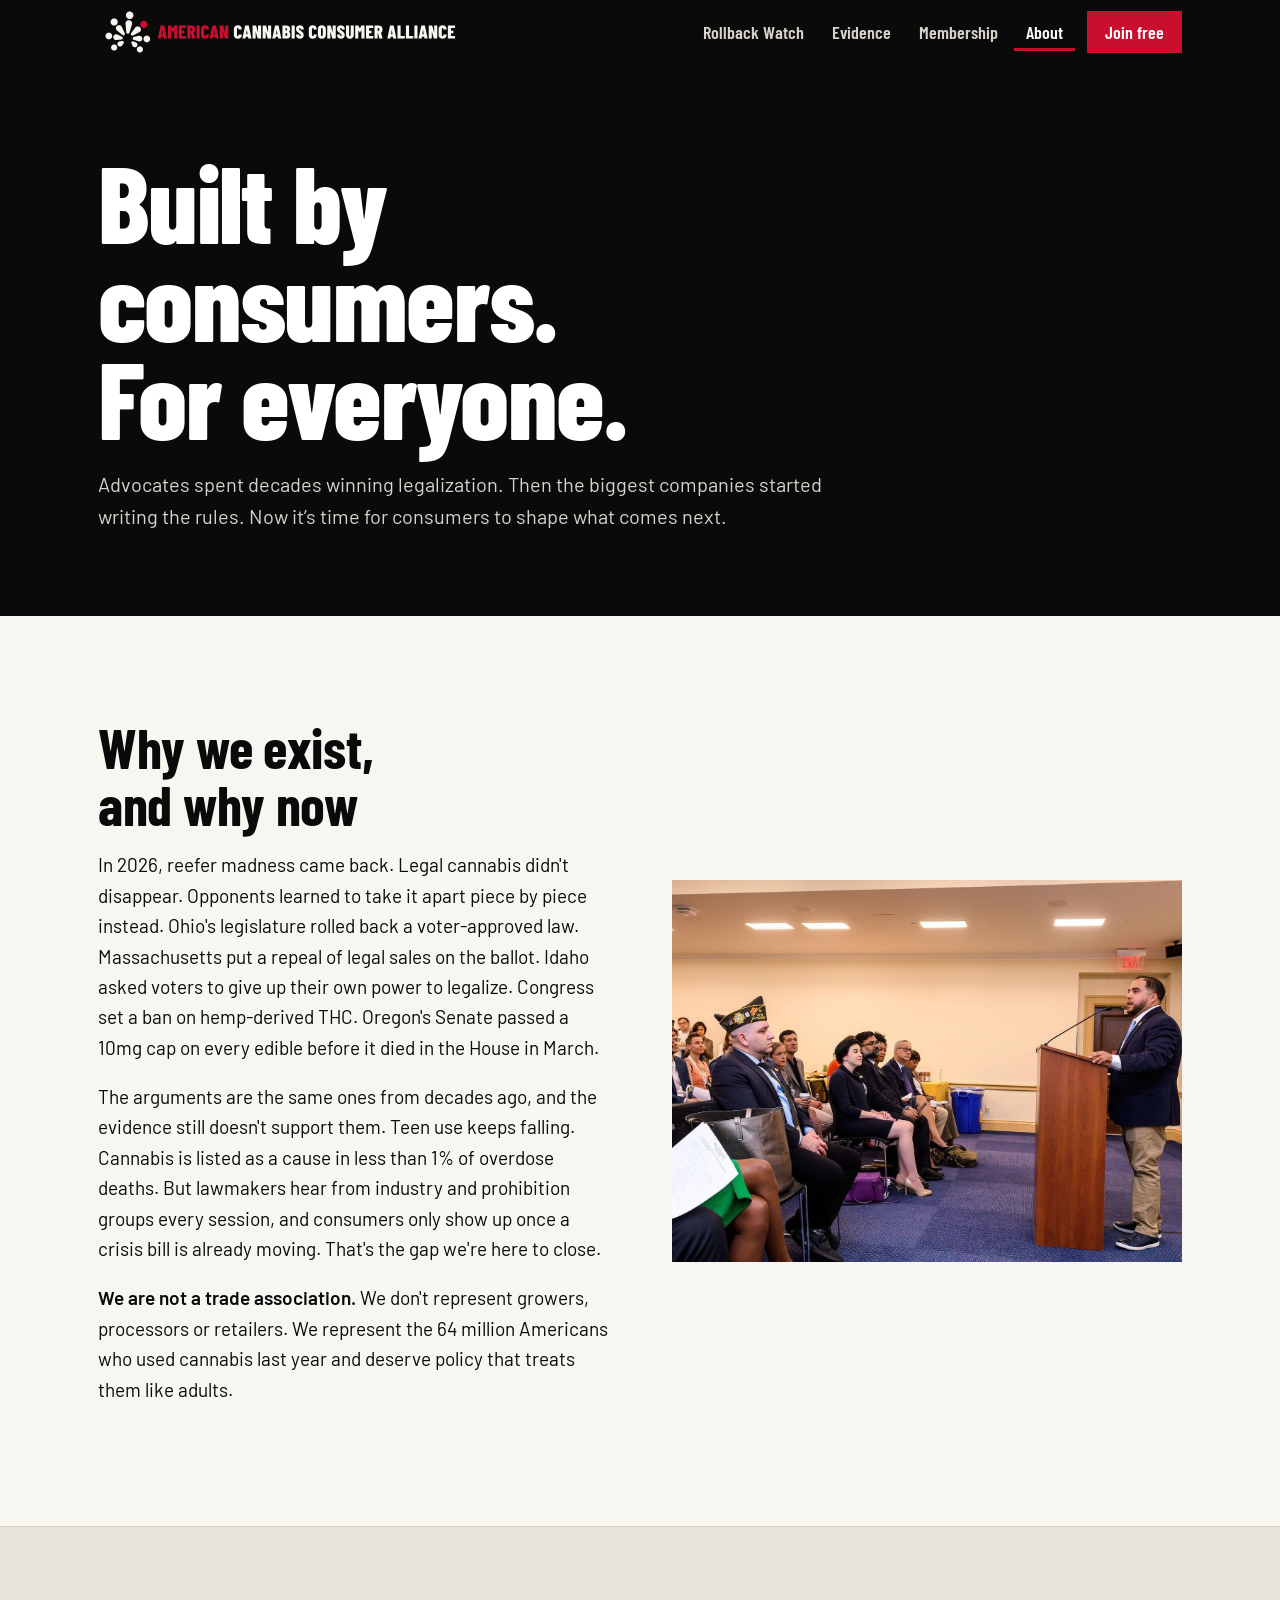
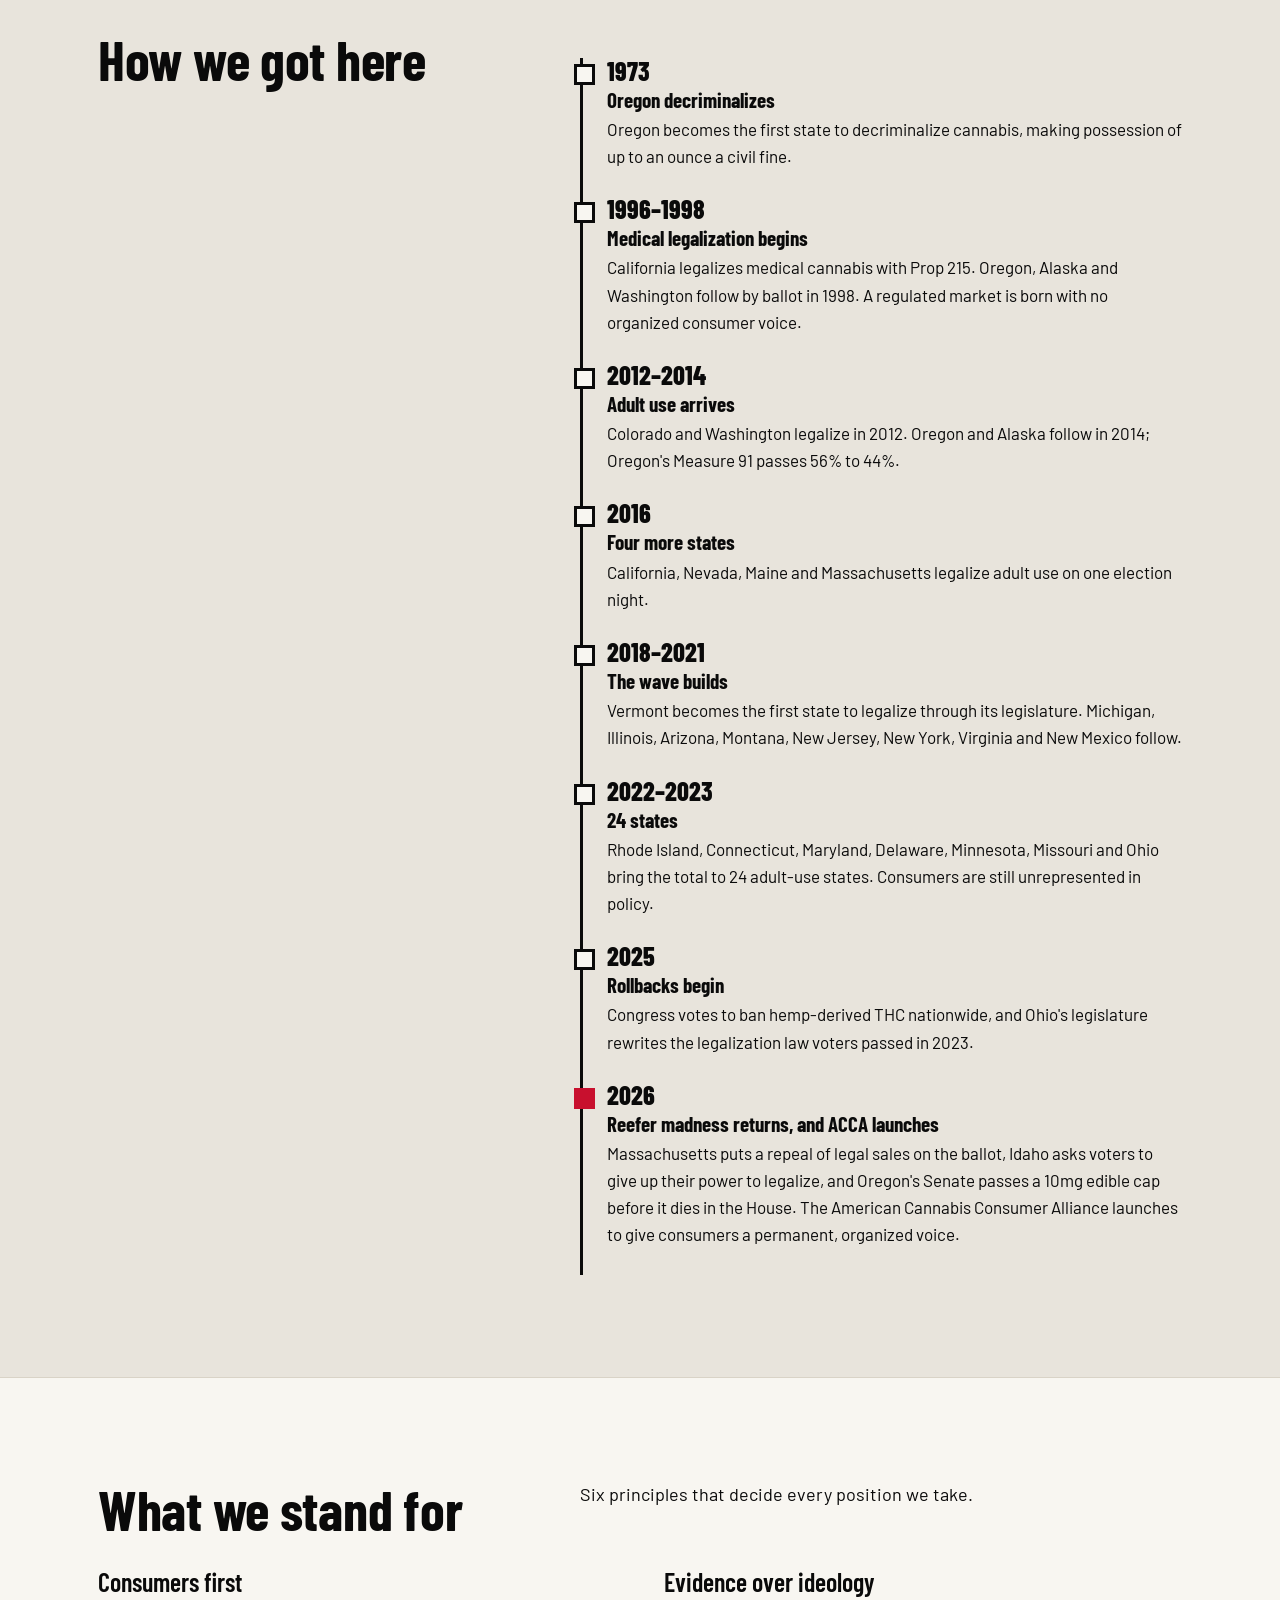
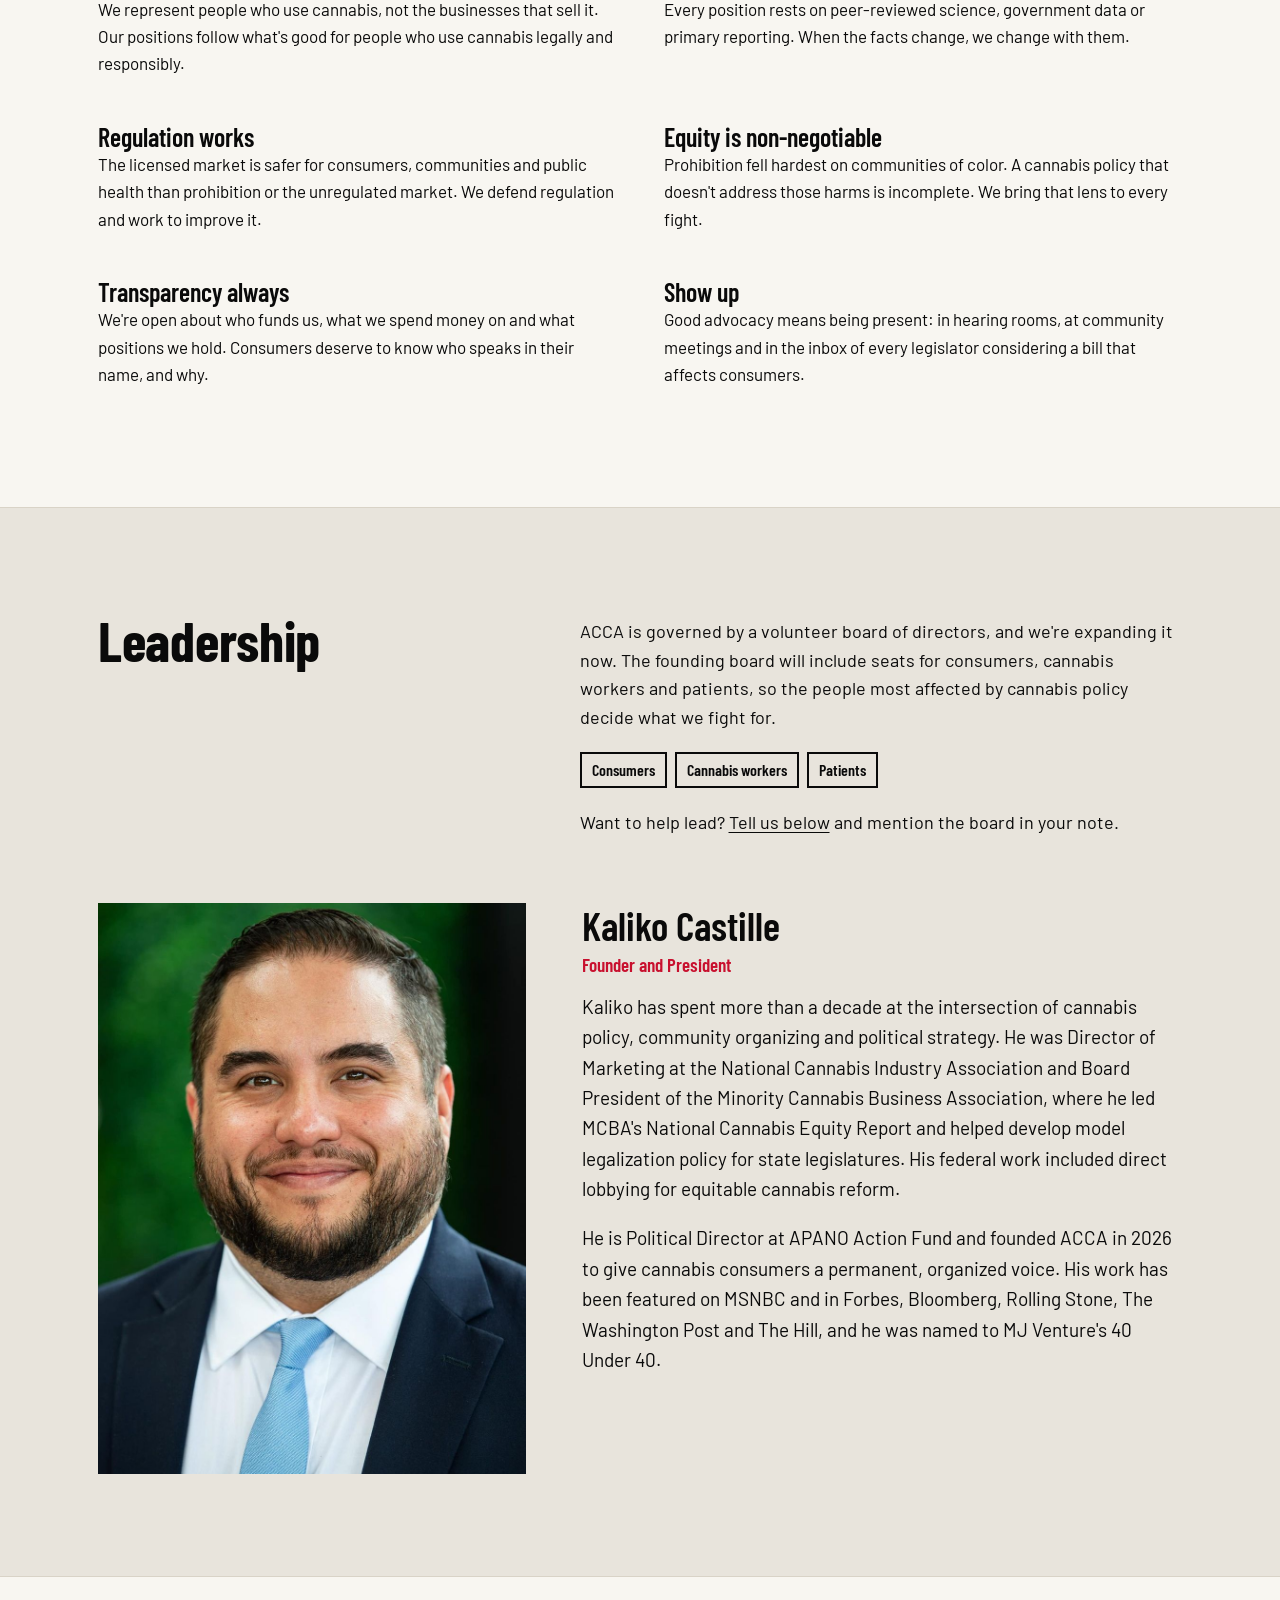
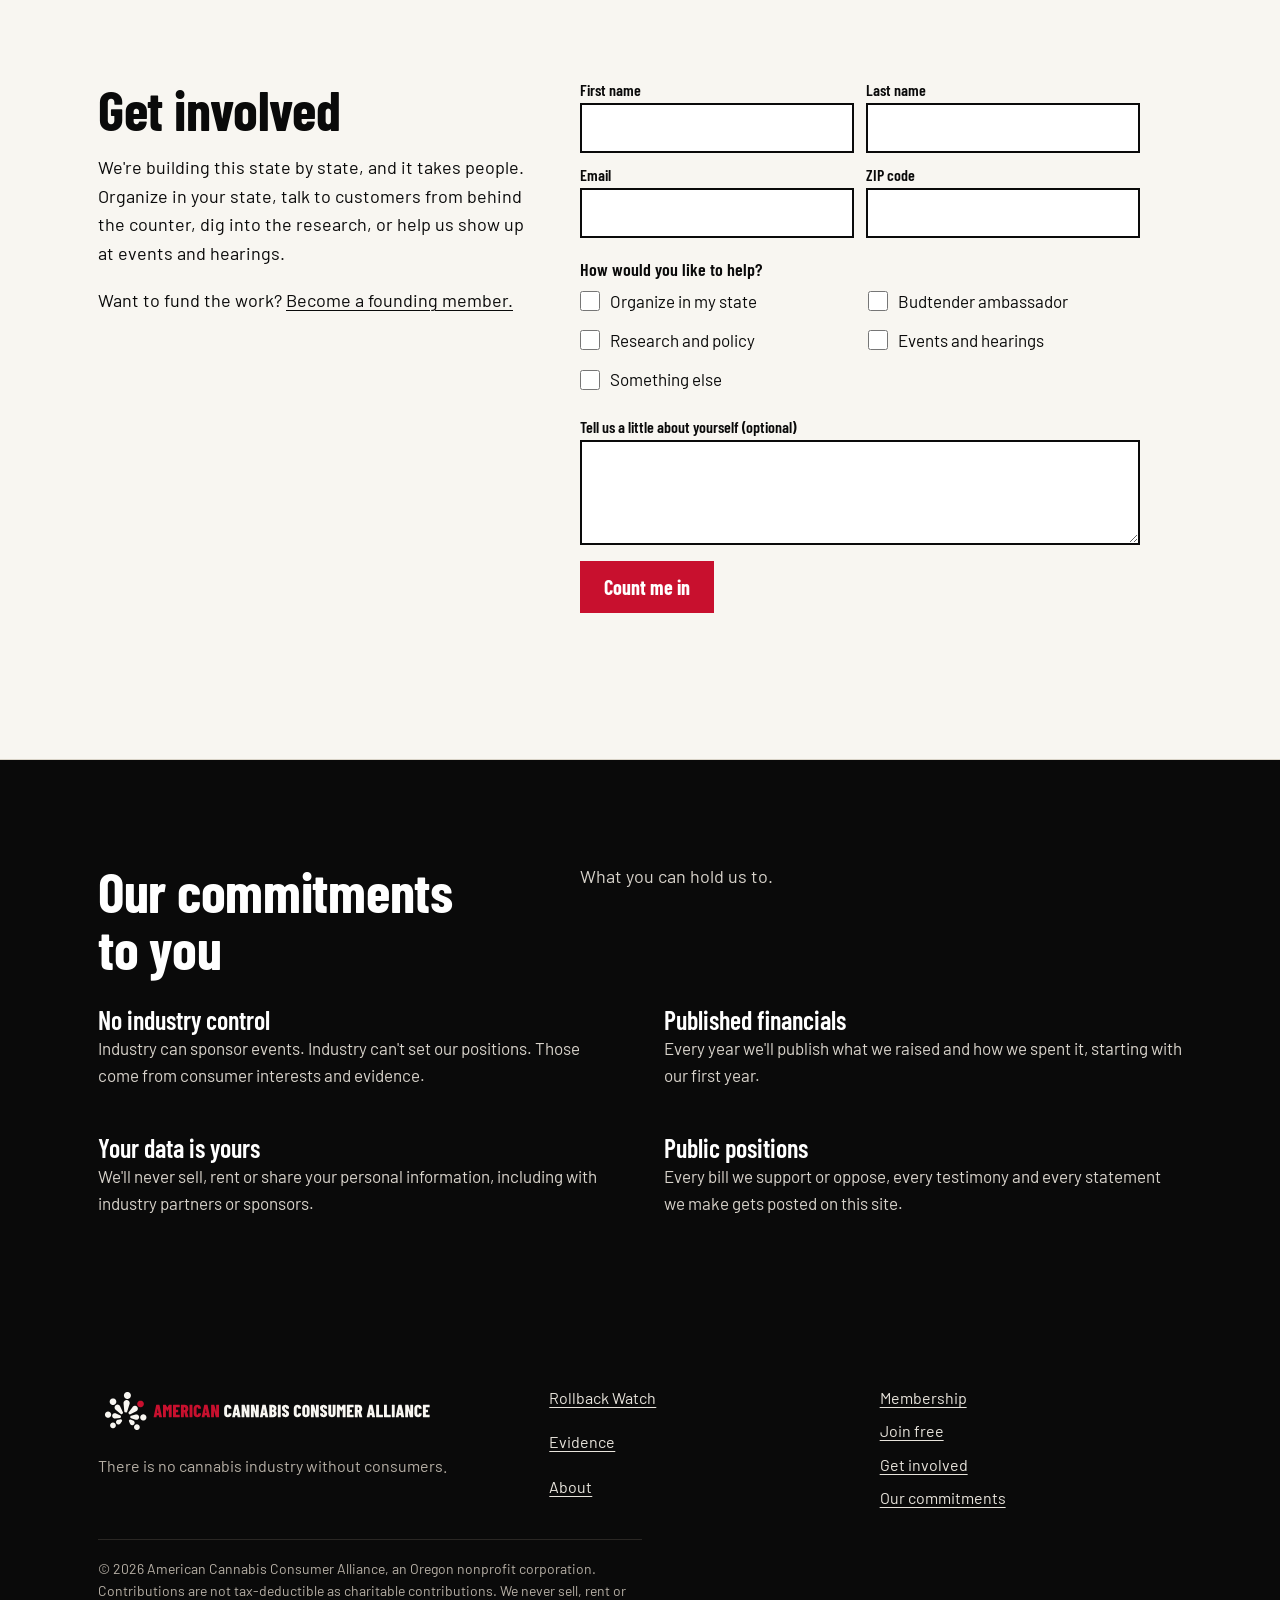
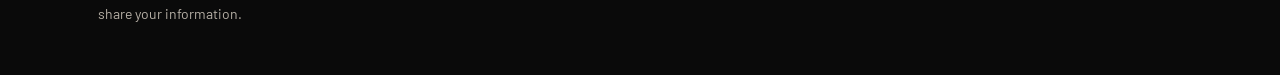
<file: acca-about.html>
<!DOCTYPE html>
<html lang="en"><head><meta charset="UTF-8"><title>About | American Cannabis Consumer Alliance</title>
<meta name="robots" content="noindex"><link rel="canonical" href="https://americancannabisconsumer.com/about.html">
<meta http-equiv="refresh" content="0; url=/about.html"><script>location.replace("/about.html"+location.hash)</script></head>
<body><p>This page moved to <a href="/about.html">https://americancannabisconsumer.com/about.html</a>.</p></body></html>
</file>
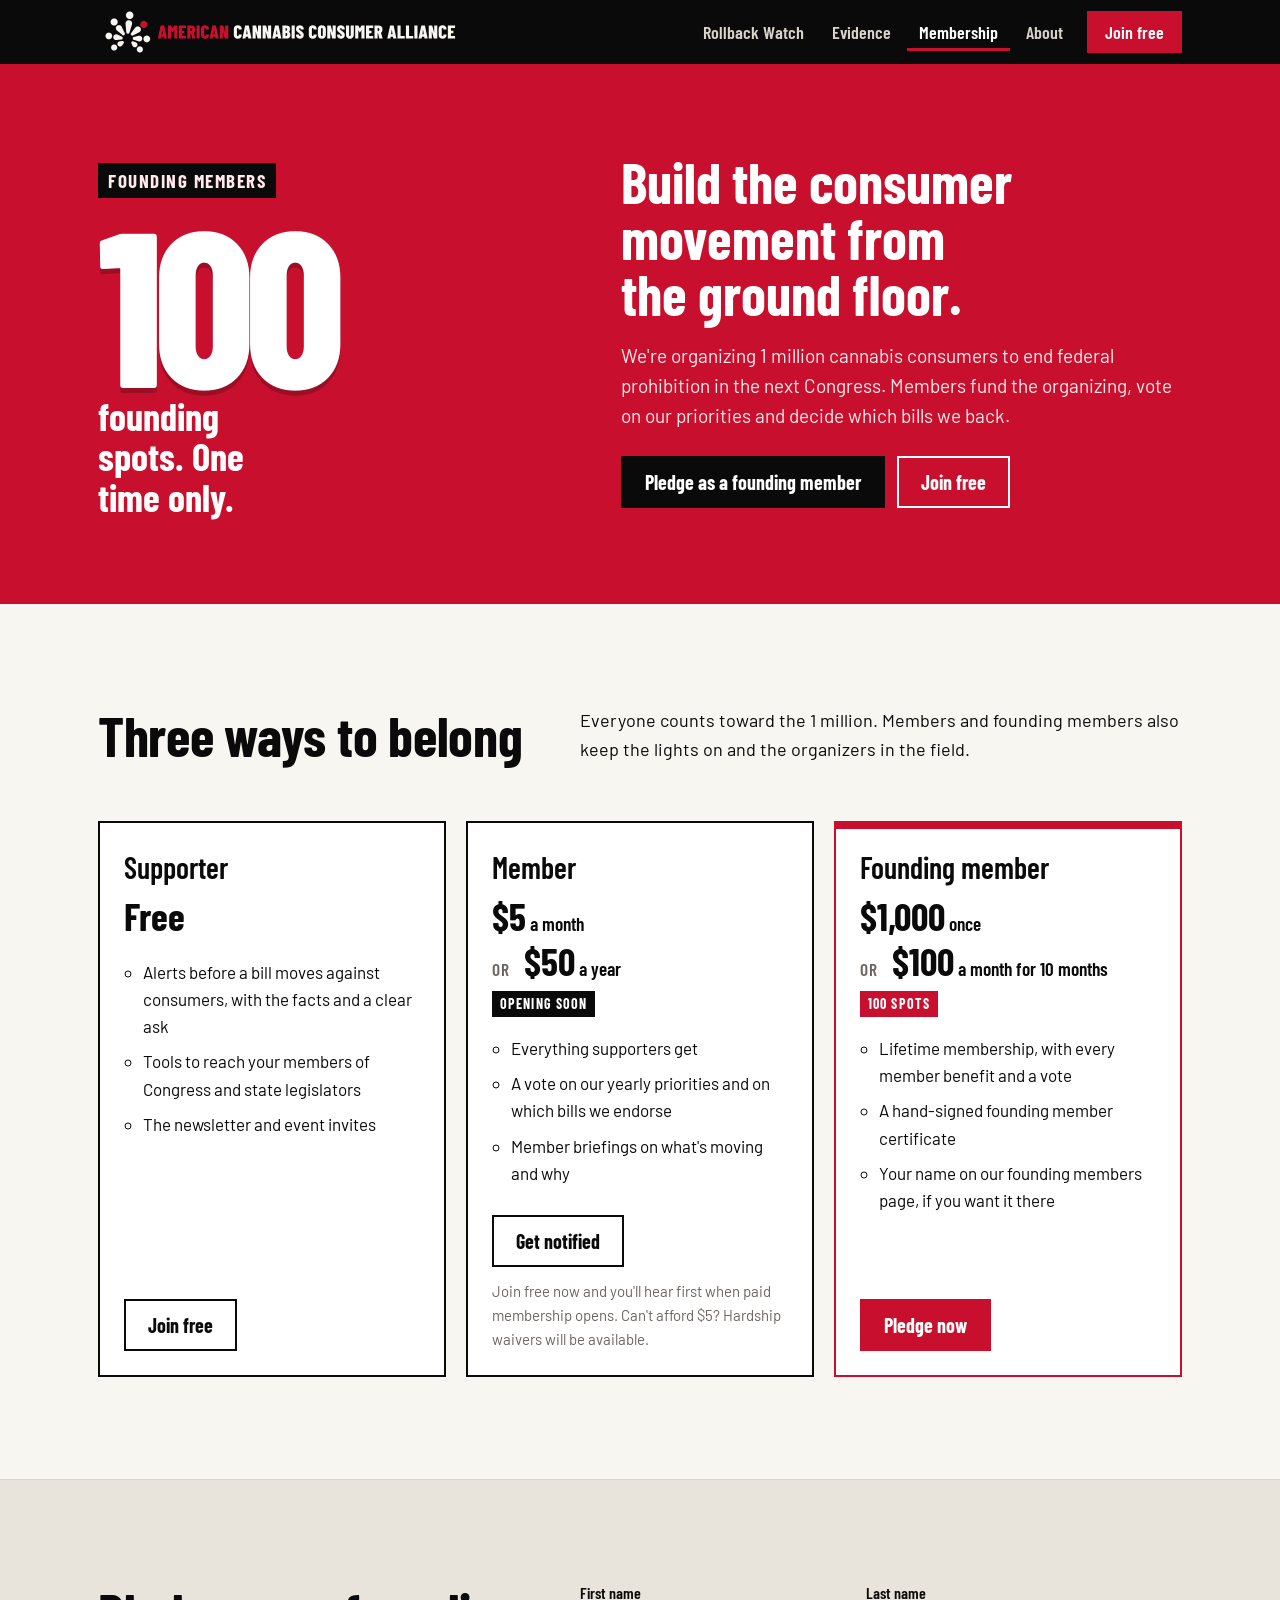
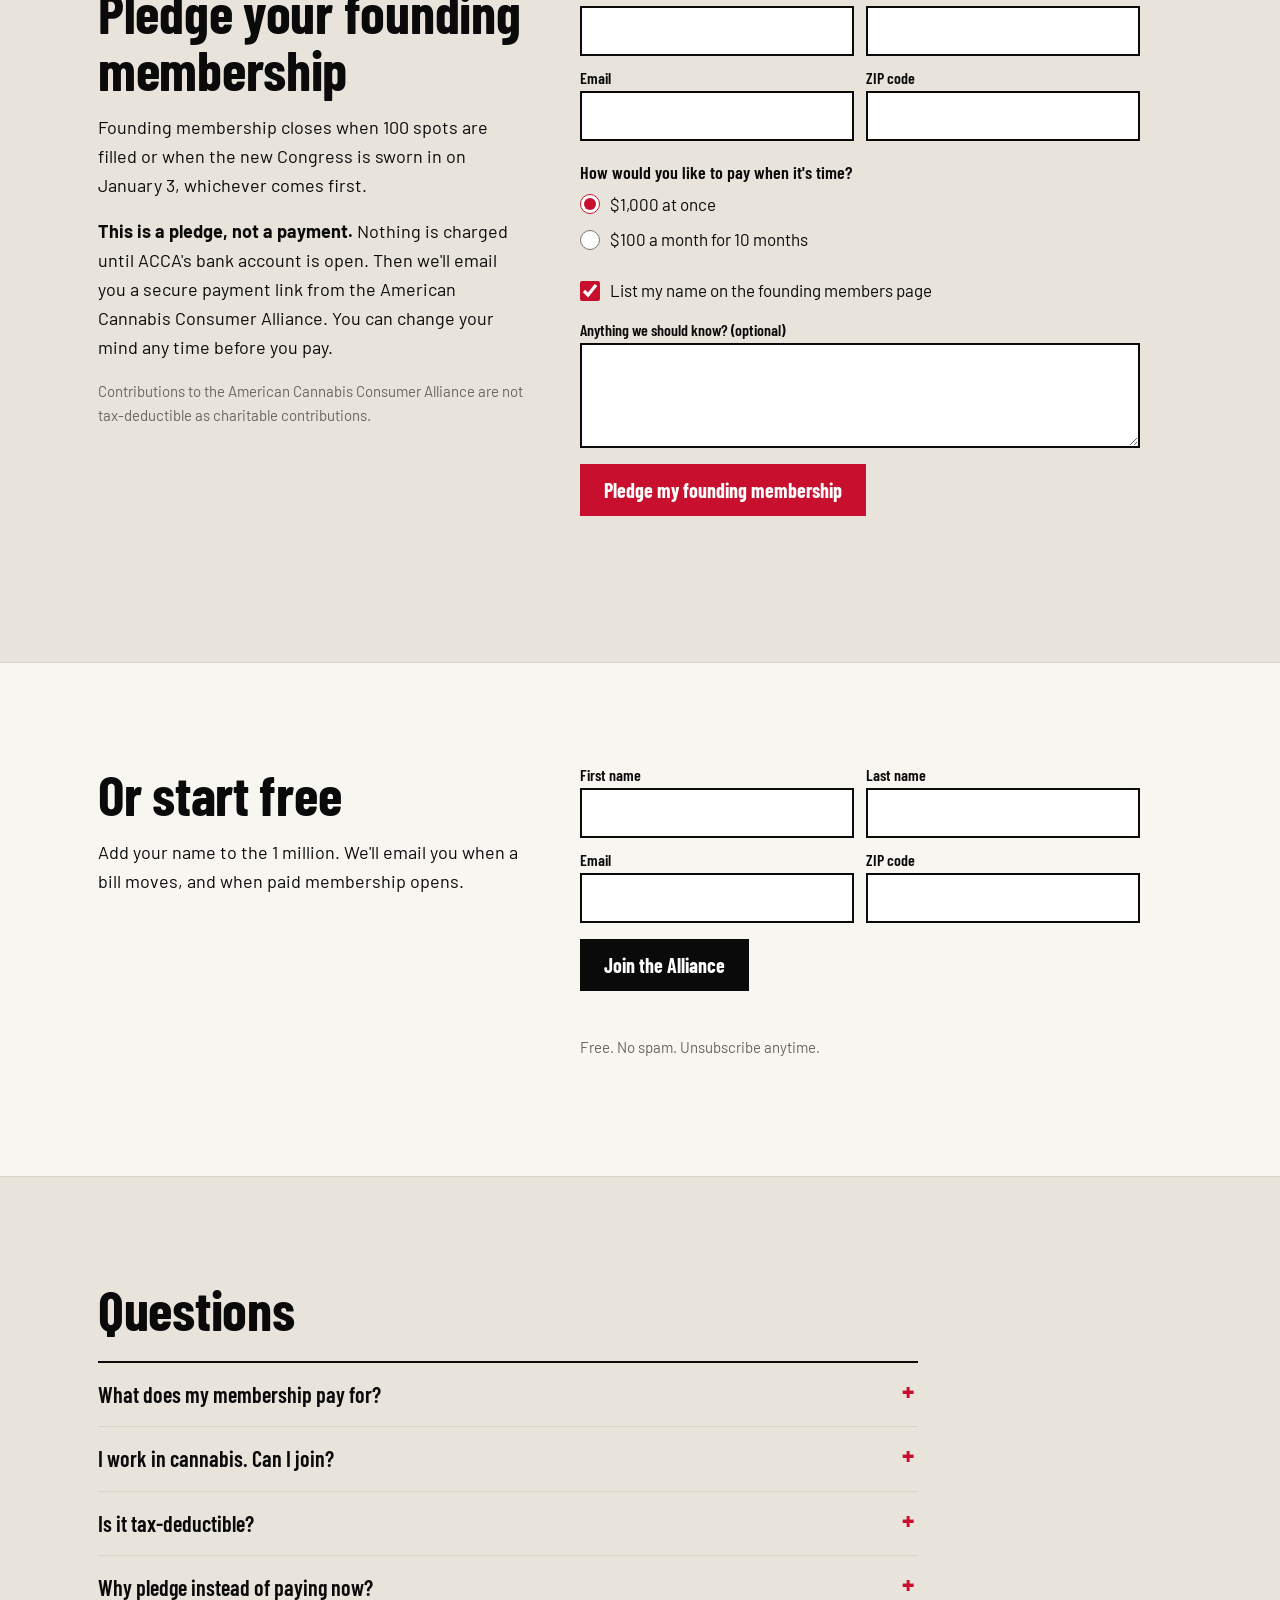
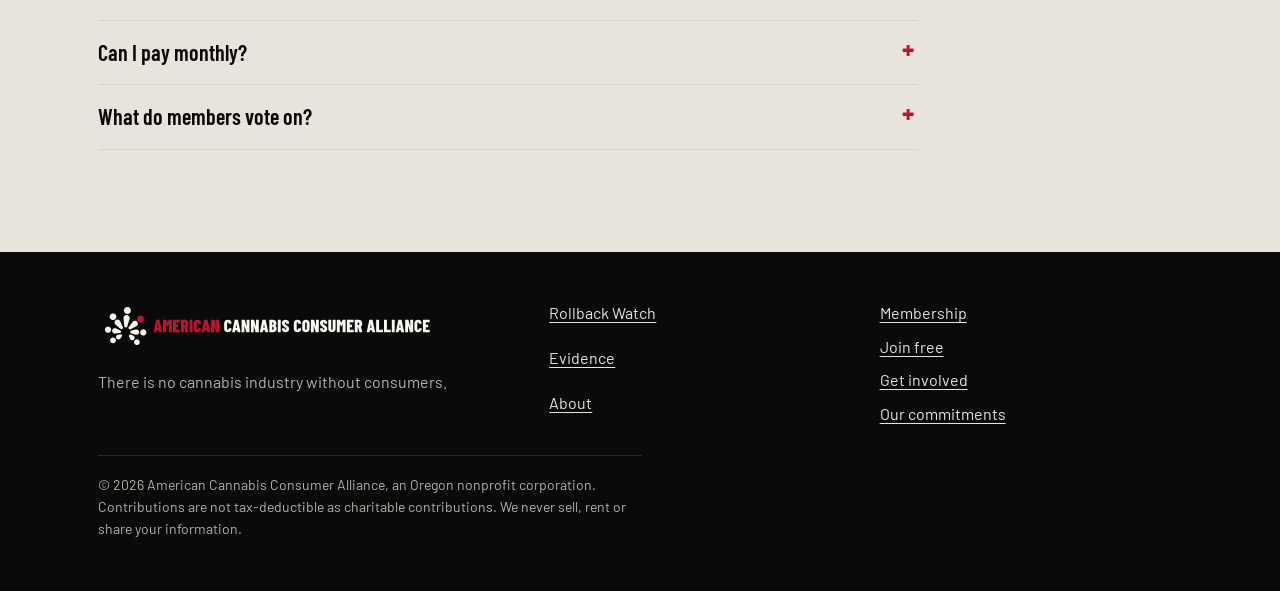
<file: acca-membership.html>
<!doctype html><html lang="en"><head><meta charset="utf-8"><title>Join free | American Cannabis Consumer Alliance</title>
<meta name="robots" content="noindex"><link rel="canonical" href="https://americancannabisconsumer.com/membership.html">
<meta http-equiv="refresh" content="0; url=/membership.html#free"><script>location.replace("/membership.html#free")</script></head>
<body><p>Signup moved to <a href="/membership.html#free">americancannabisconsumer.com/membership.html</a>.</p></body></html>
</file>
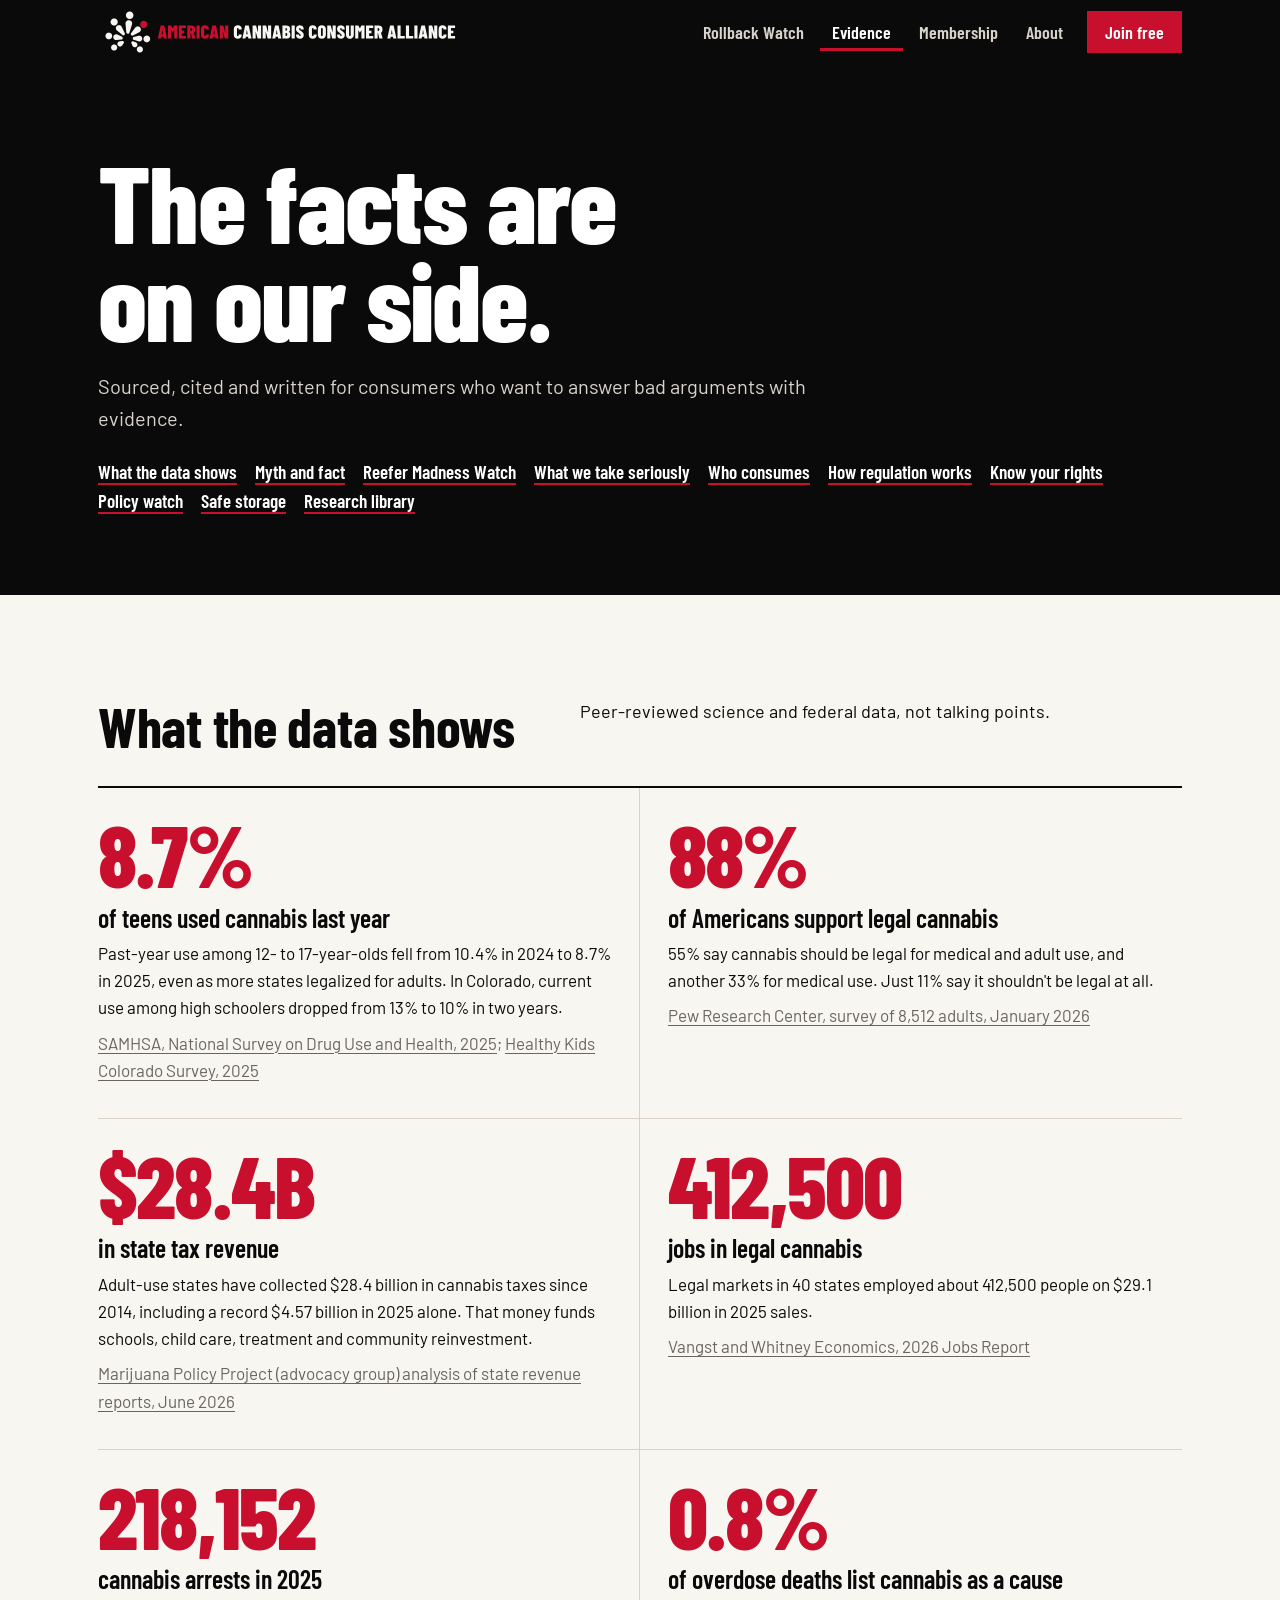
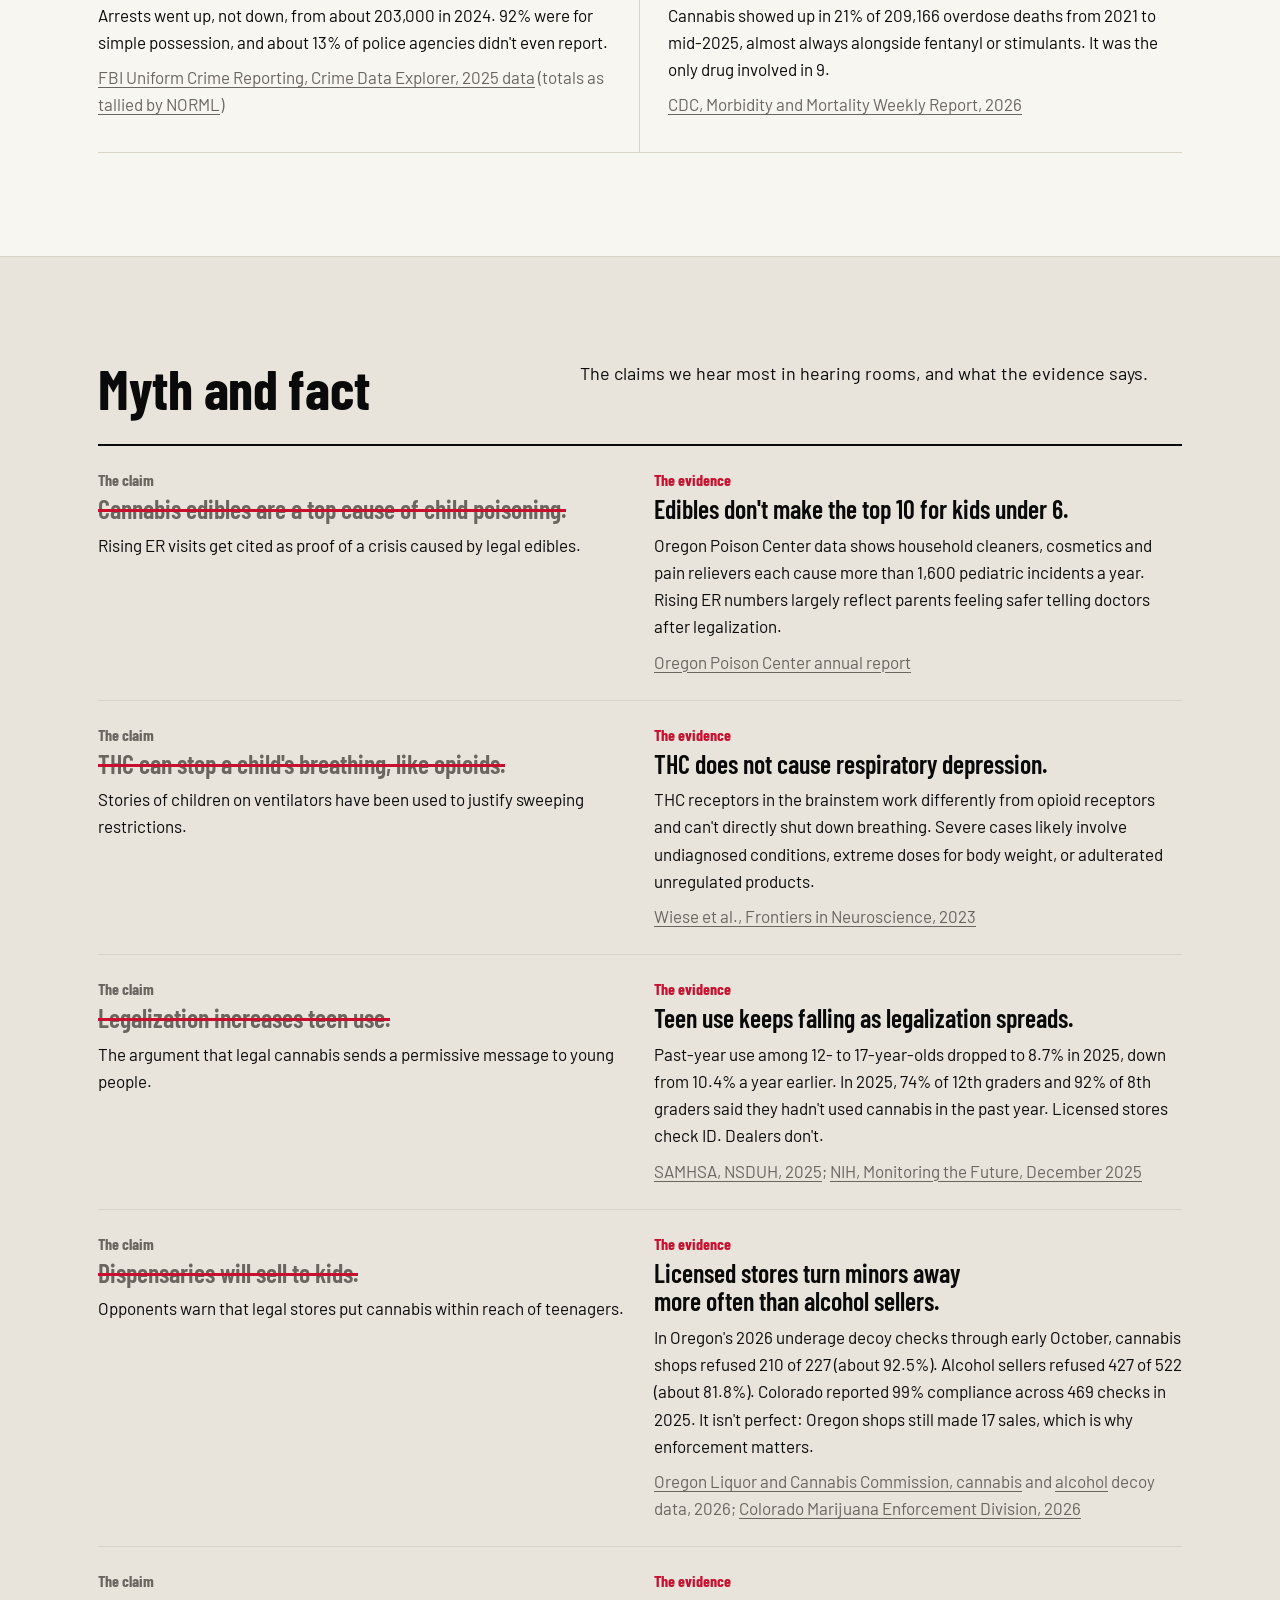
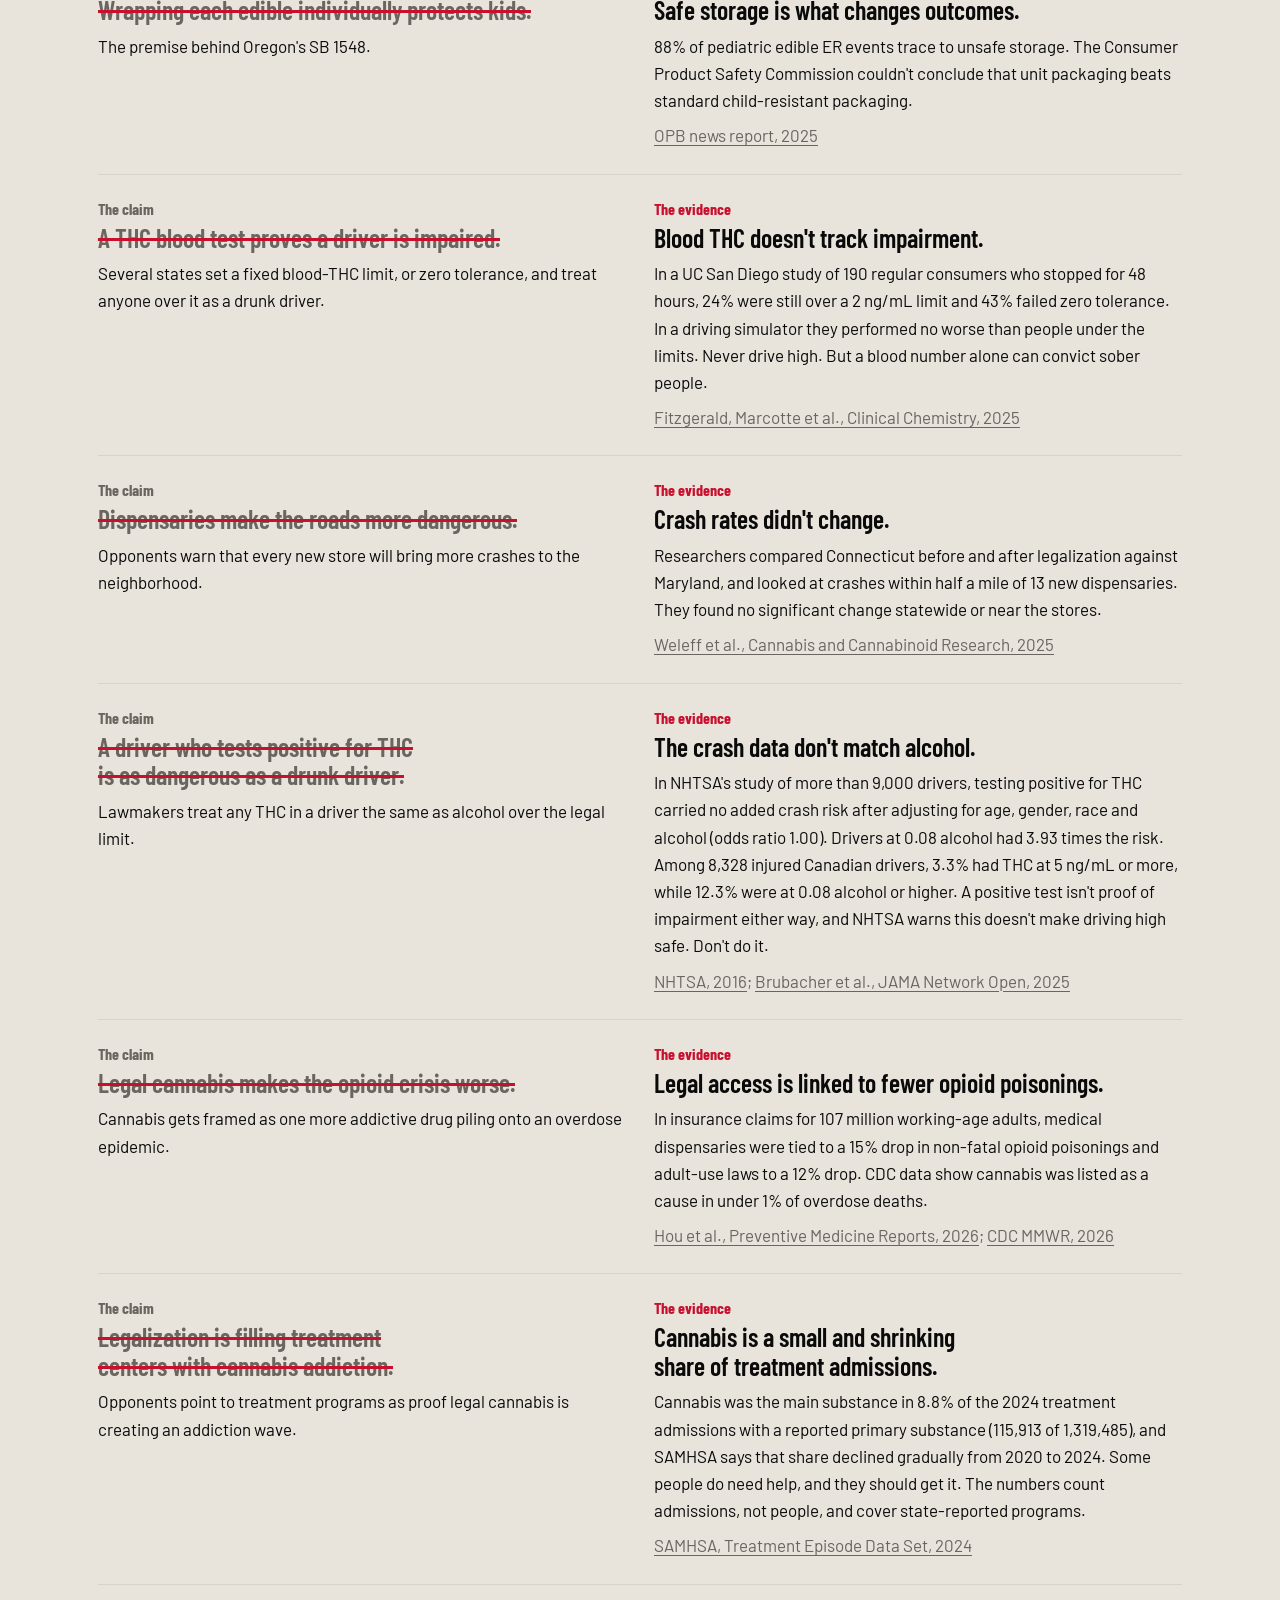
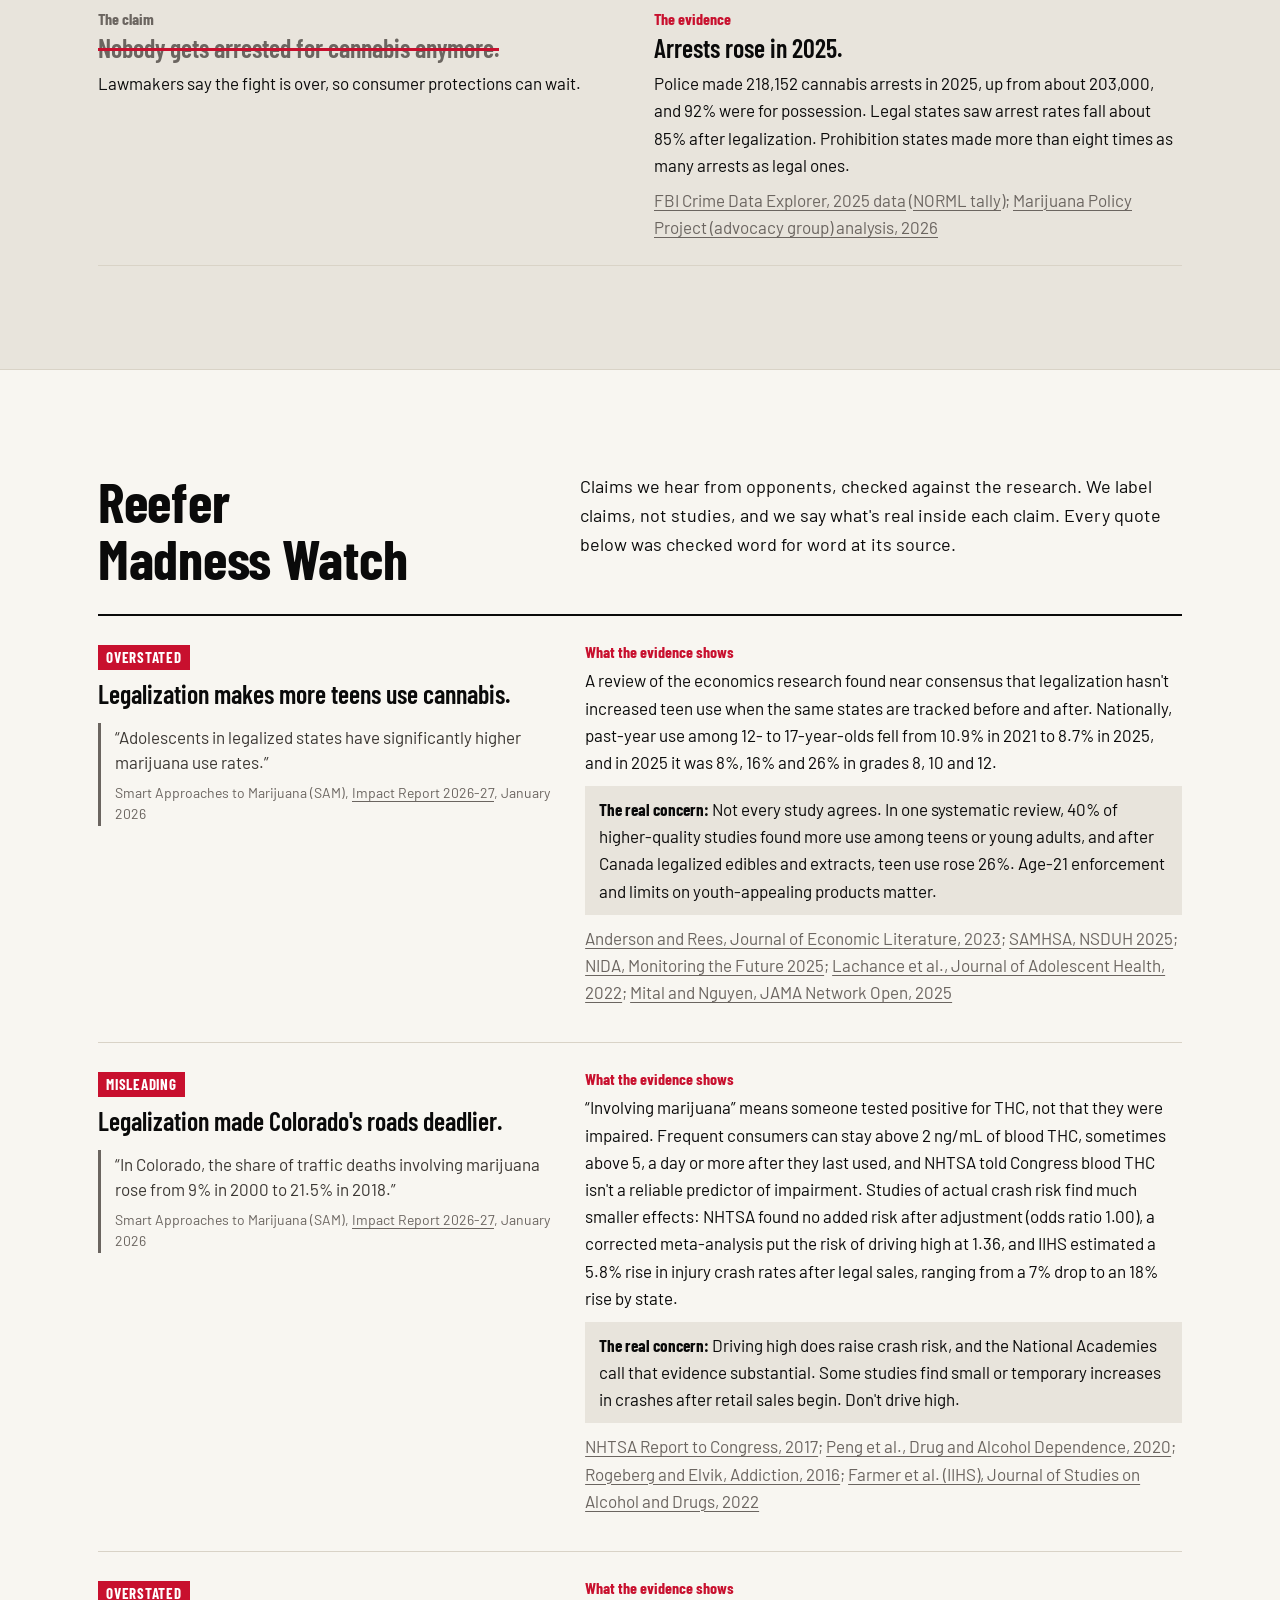
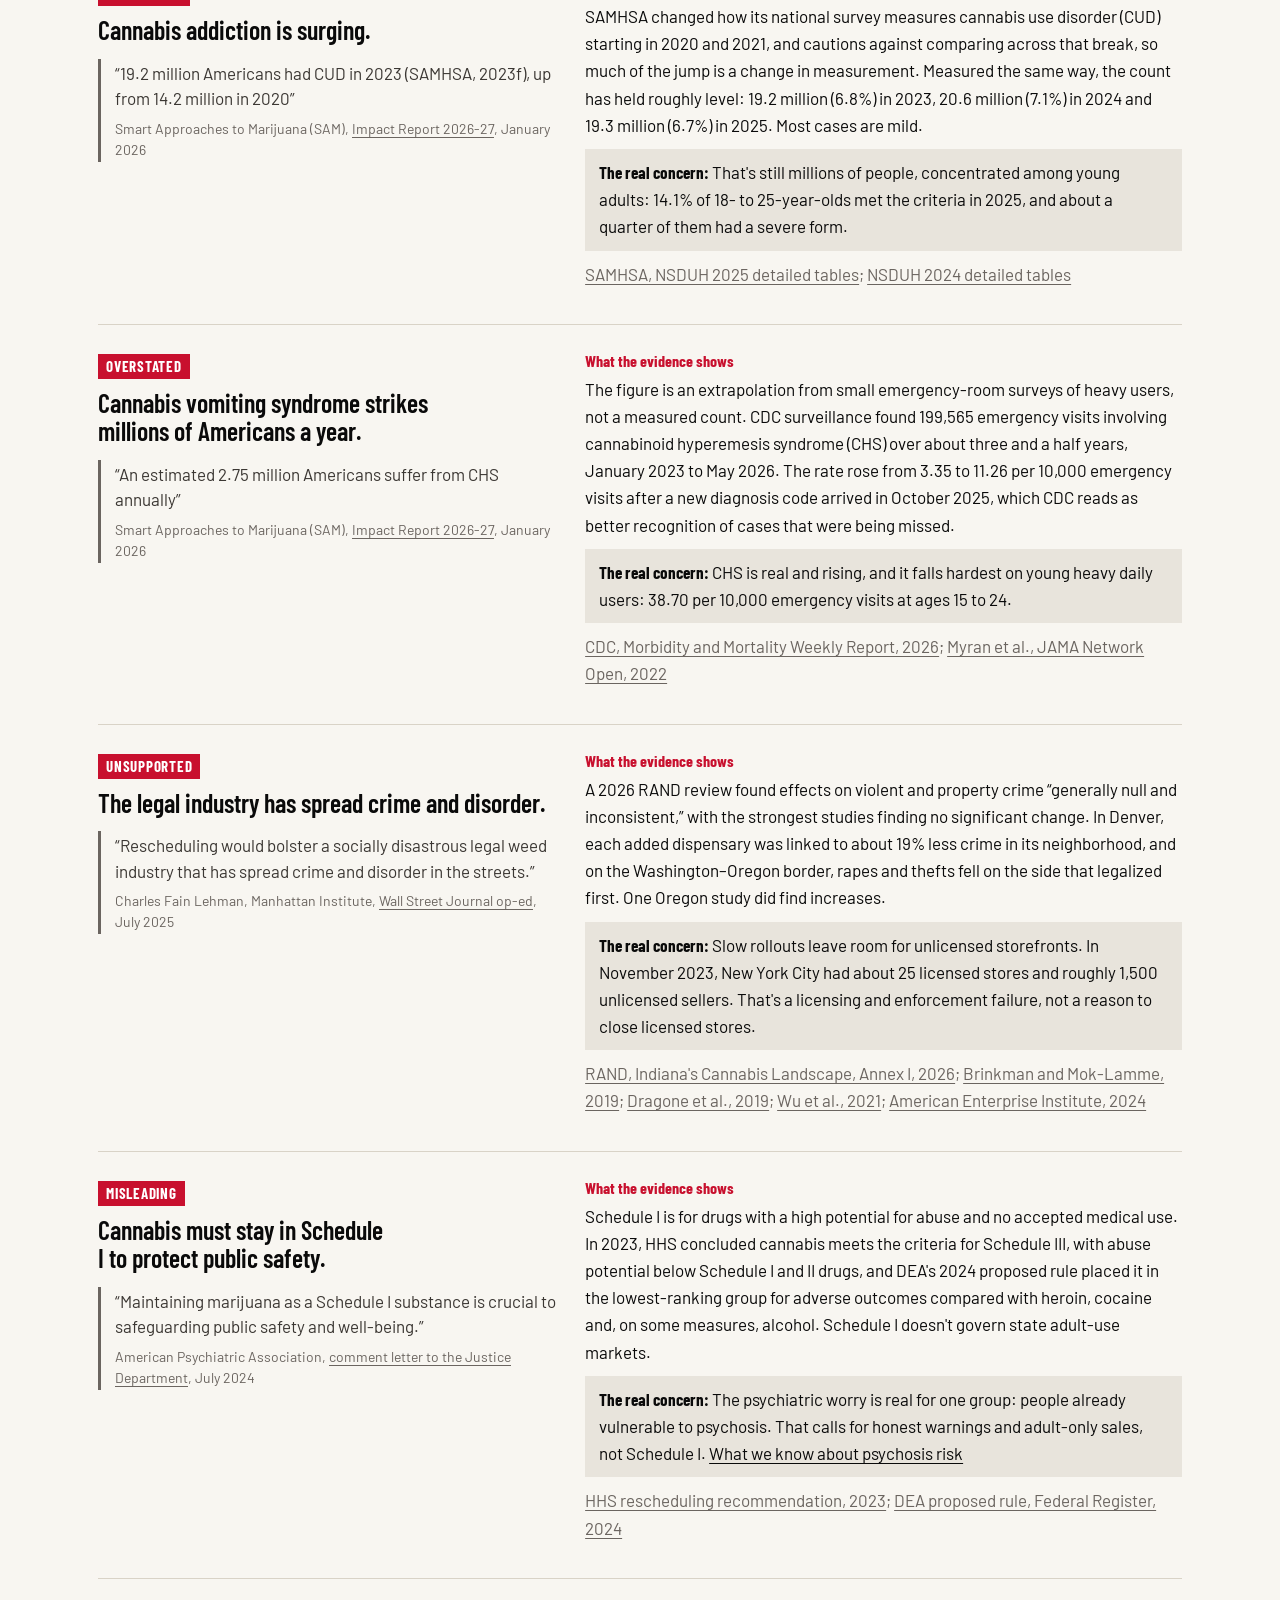
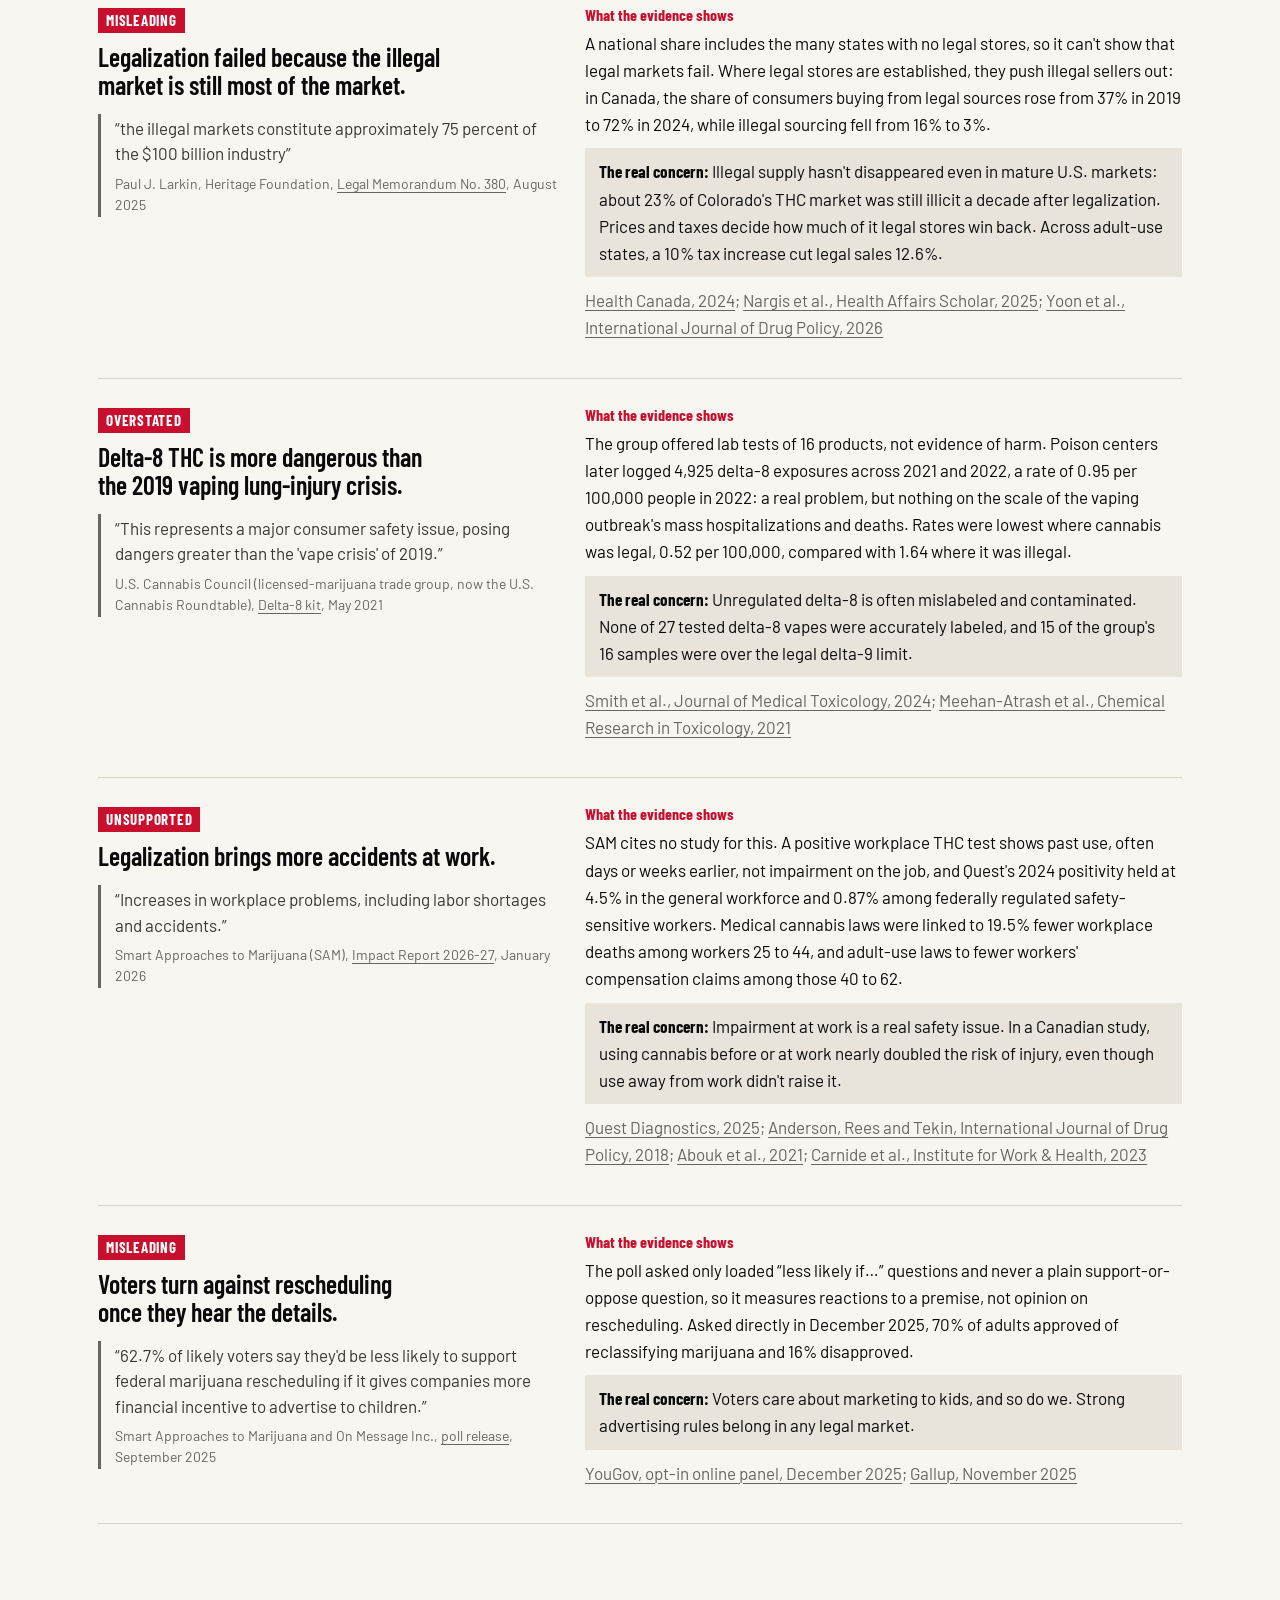
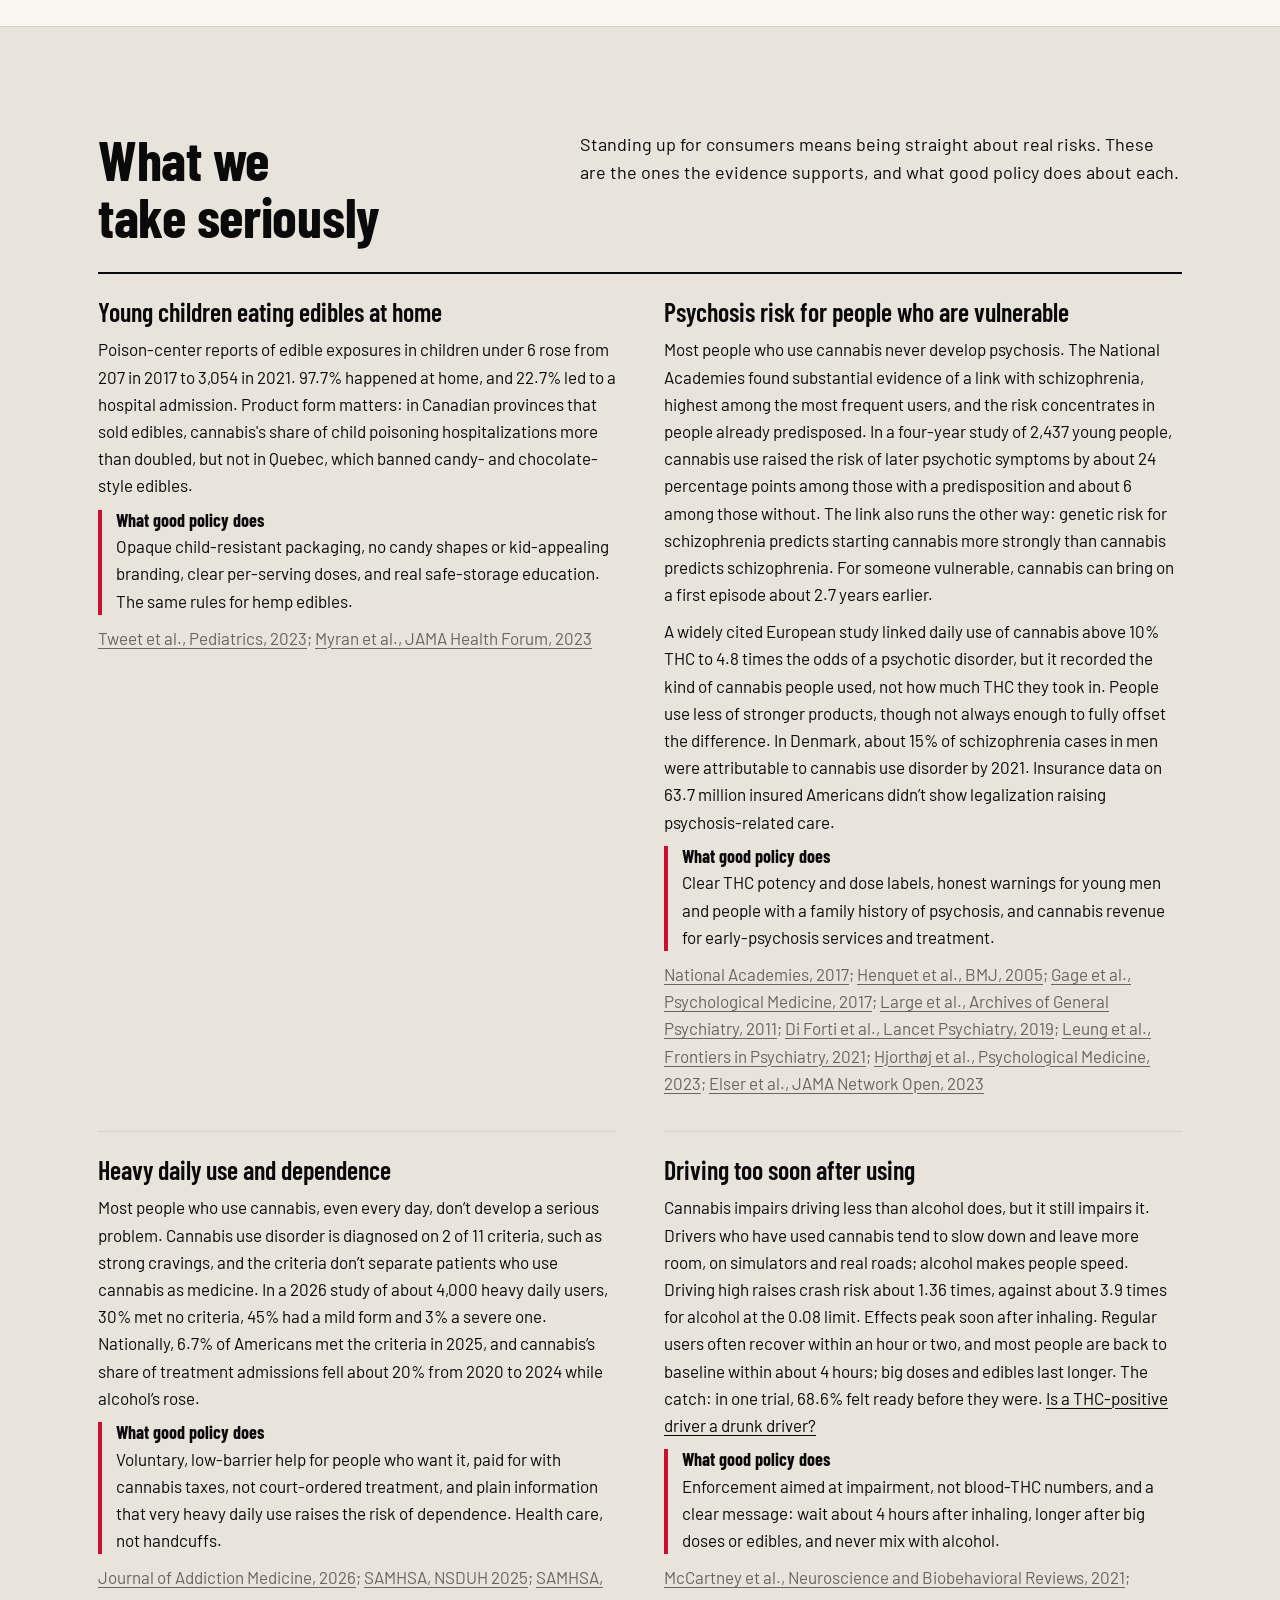
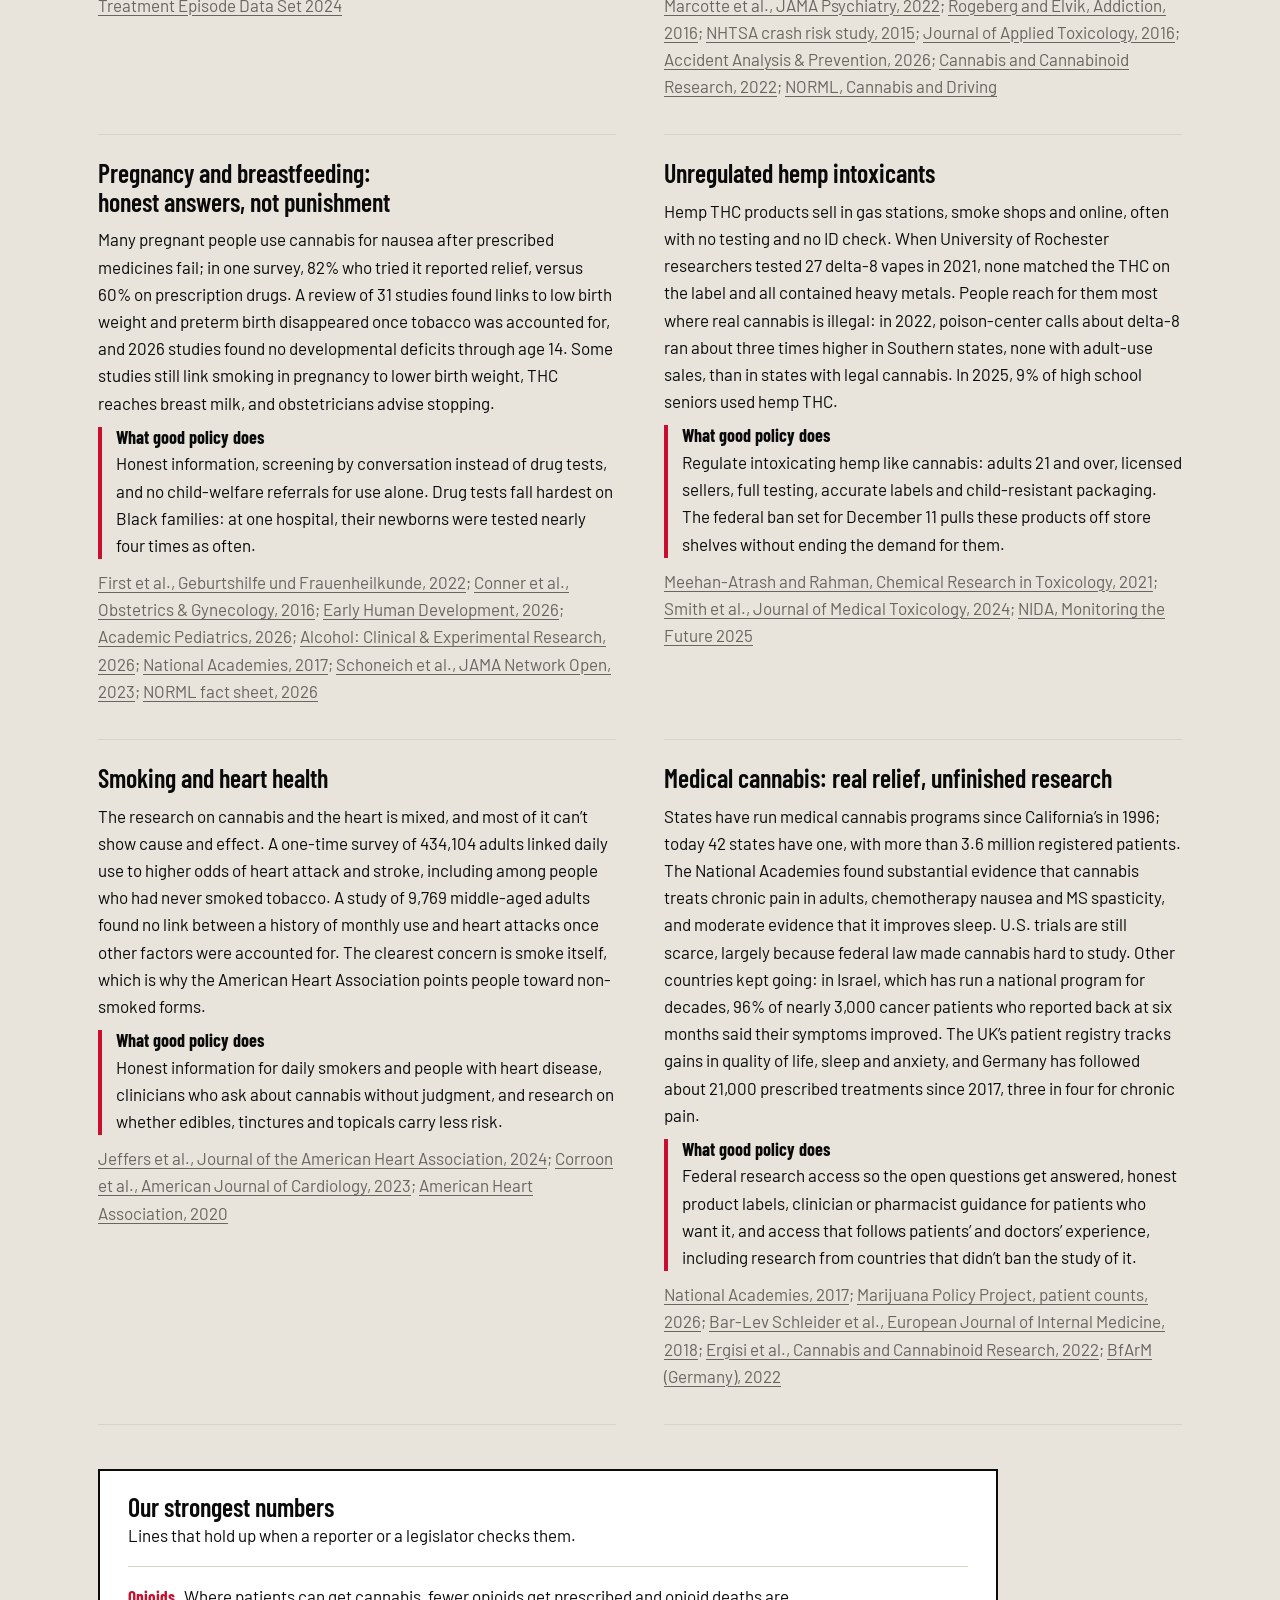
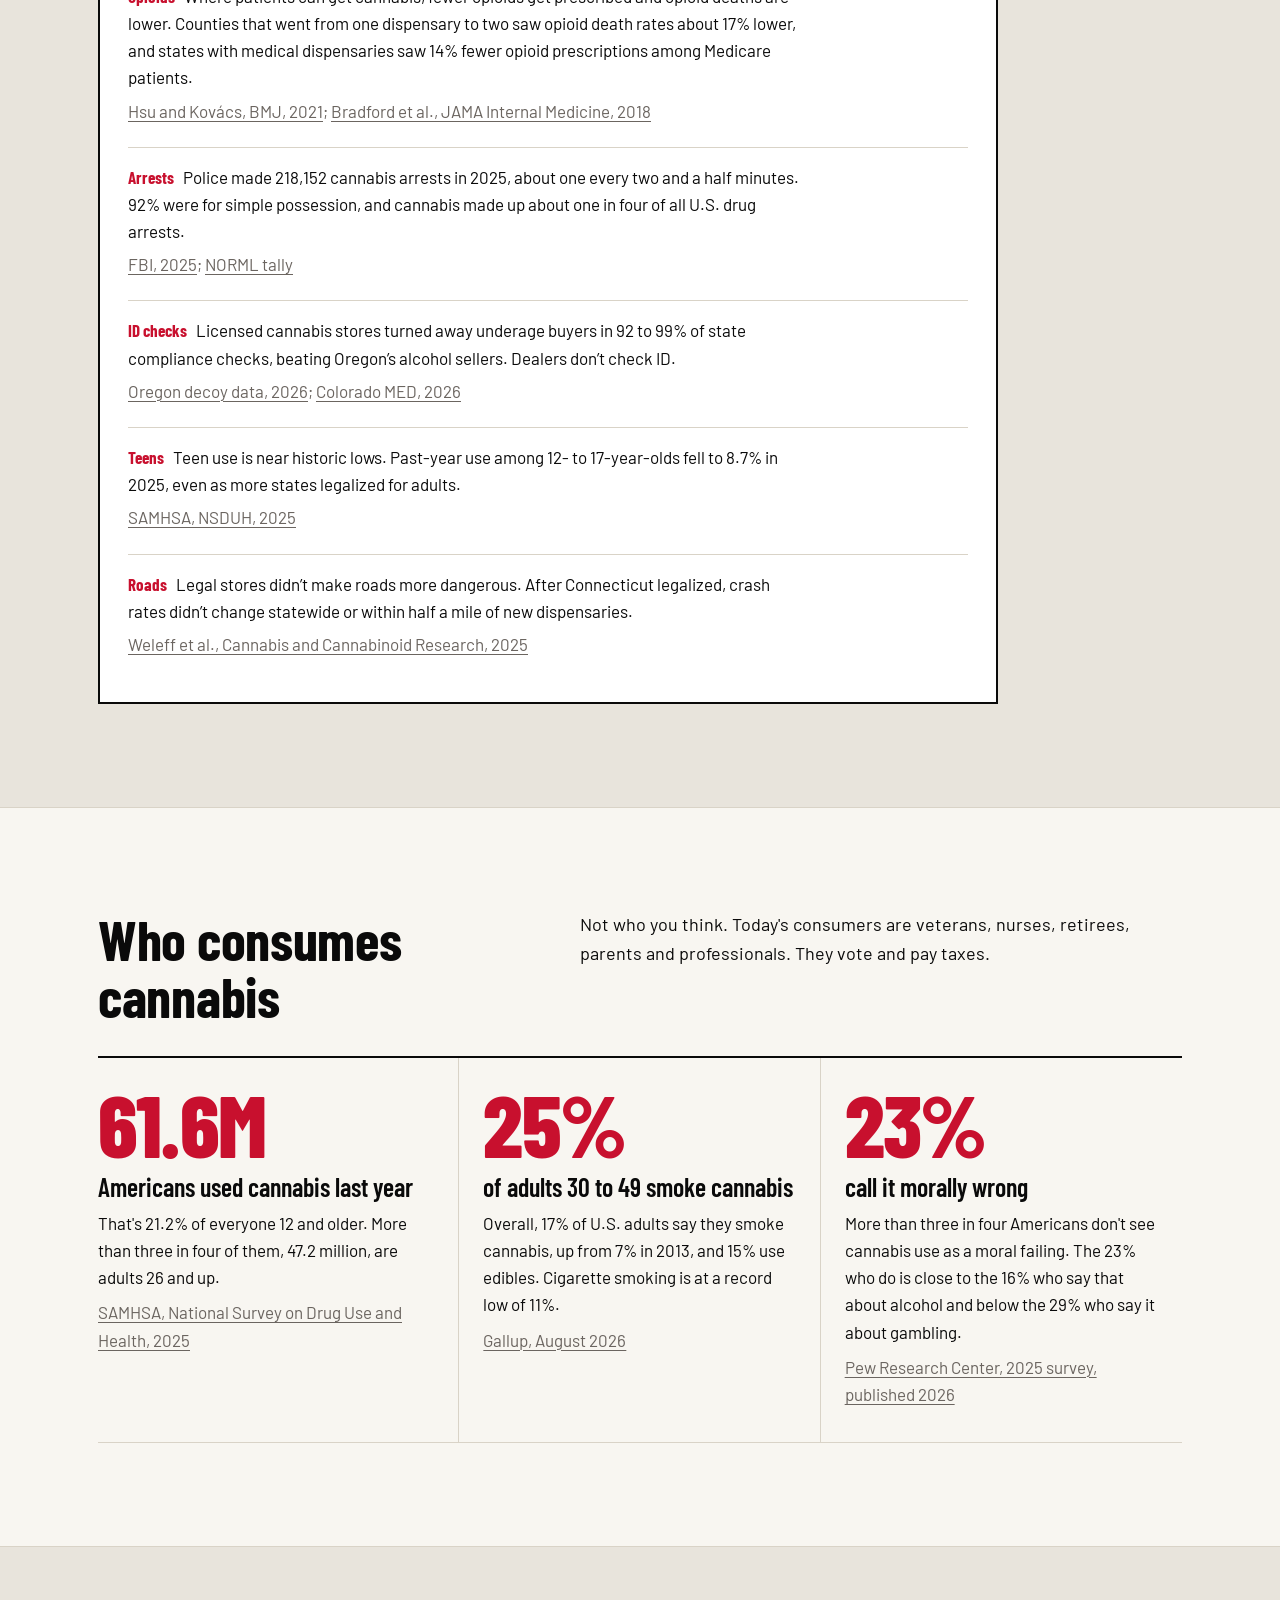
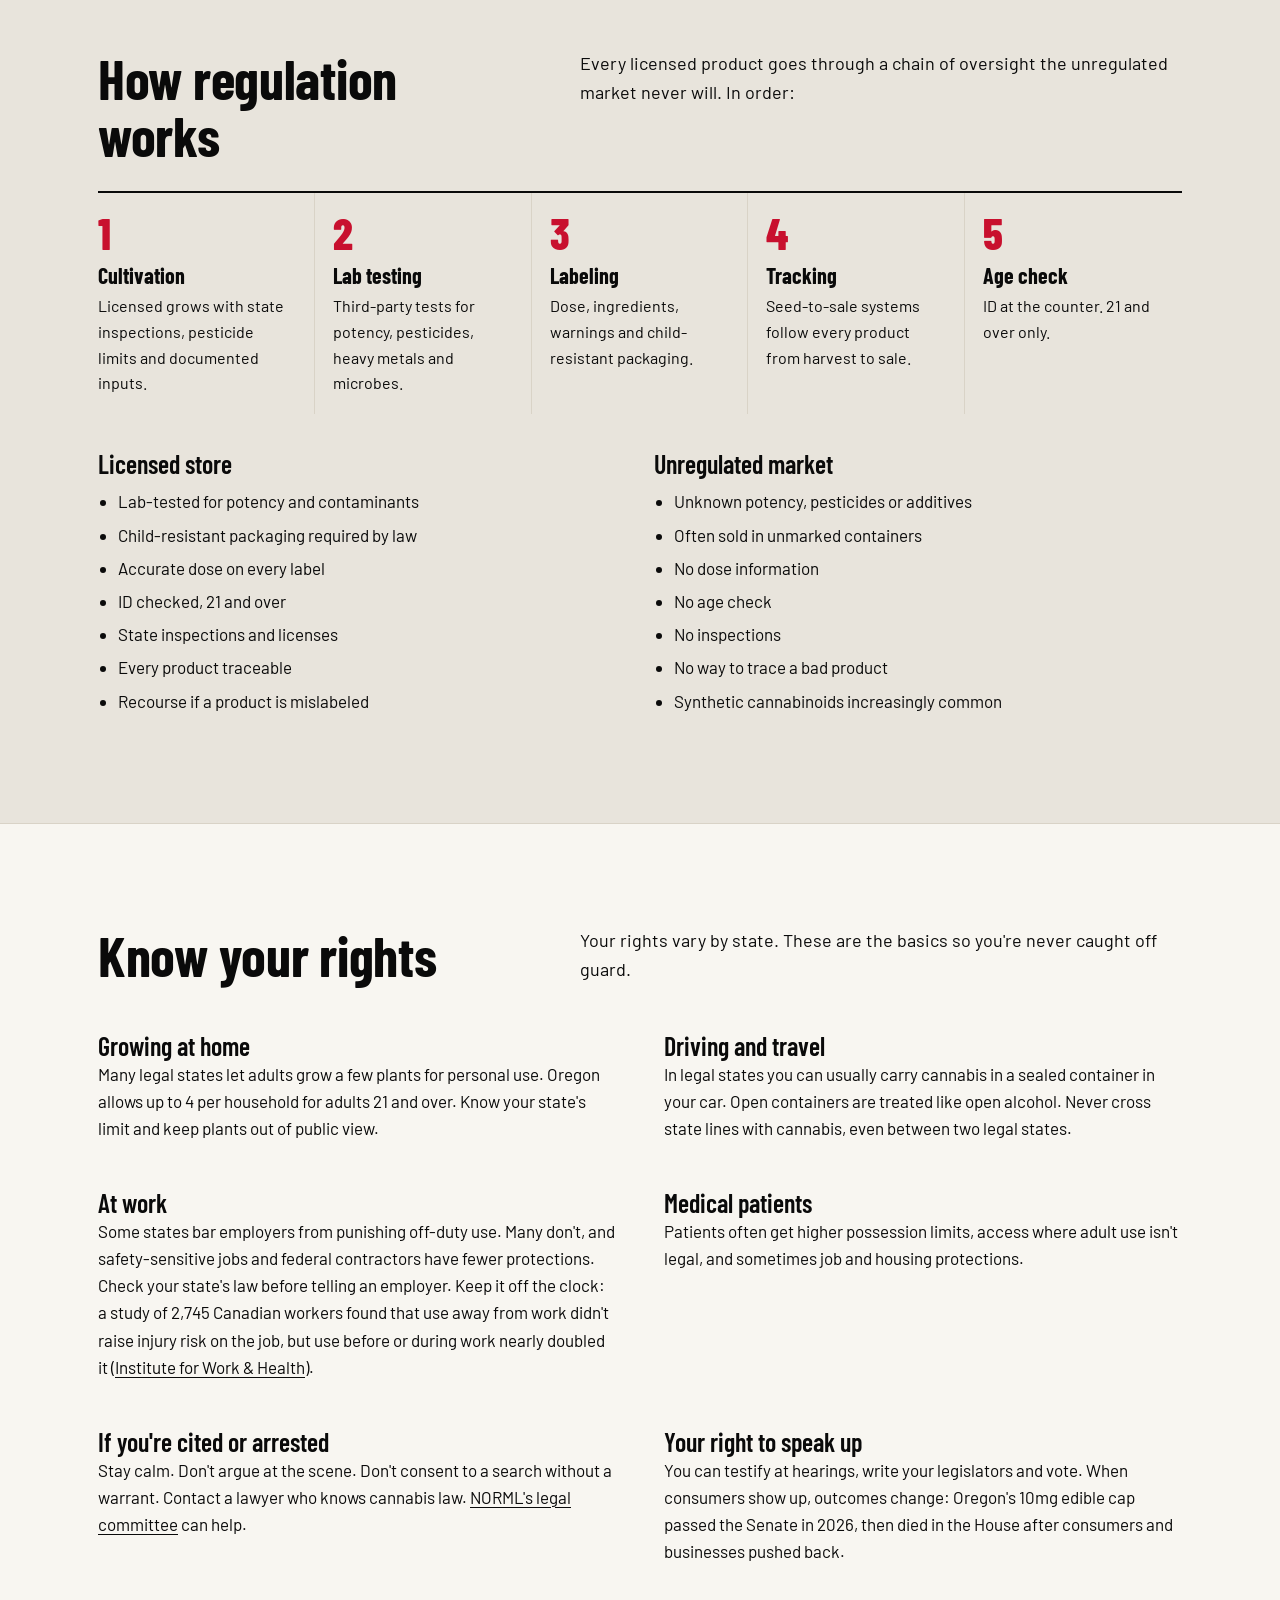
<file: acca-resources.html>
<!DOCTYPE html>
<html lang="en"><head><meta charset="UTF-8"><title>Evidence | American Cannabis Consumer Alliance</title>
<meta name="robots" content="noindex"><link rel="canonical" href="https://americancannabisconsumer.com/evidence.html">
<meta http-equiv="refresh" content="0; url=/evidence.html"><script>location.replace("/evidence.html"+location.hash)</script></head>
<body><p>This page moved to <a href="/evidence.html">https://americancannabisconsumer.com/evidence.html</a>.</p></body></html>
</file>
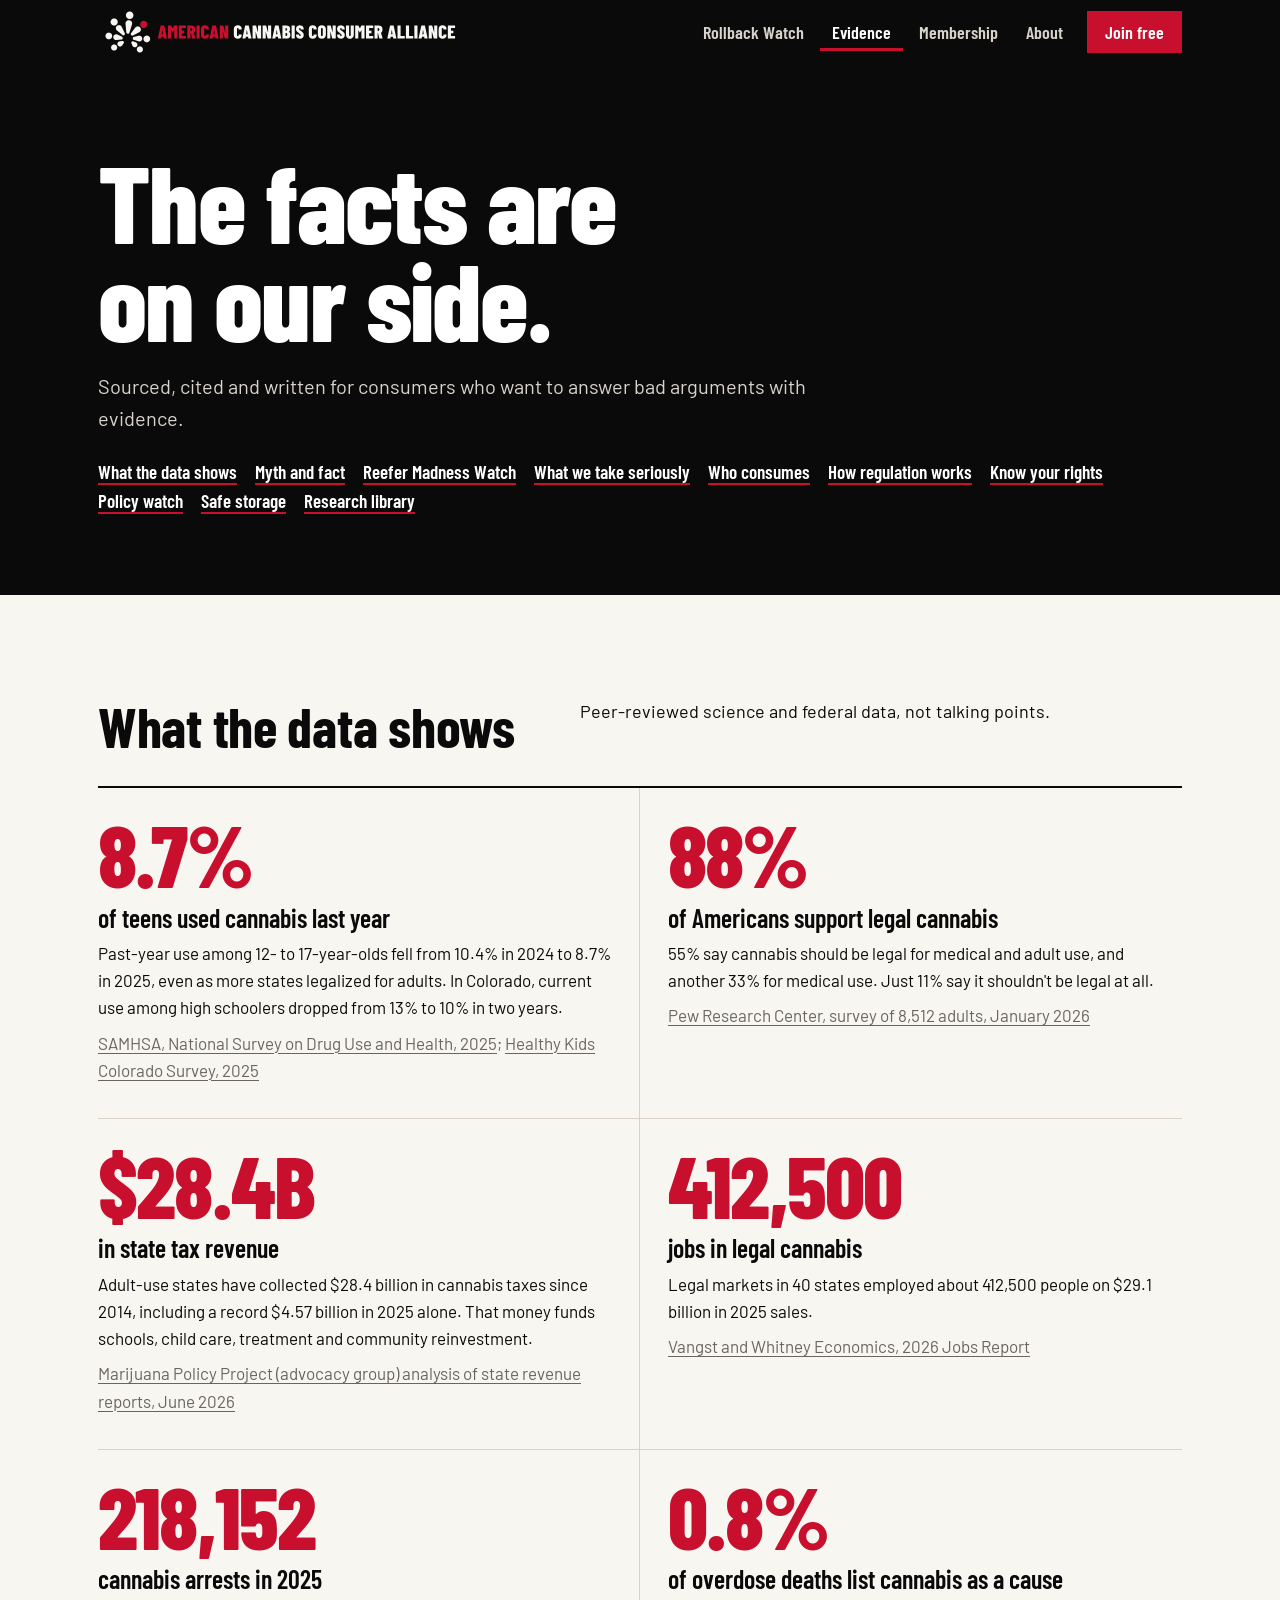
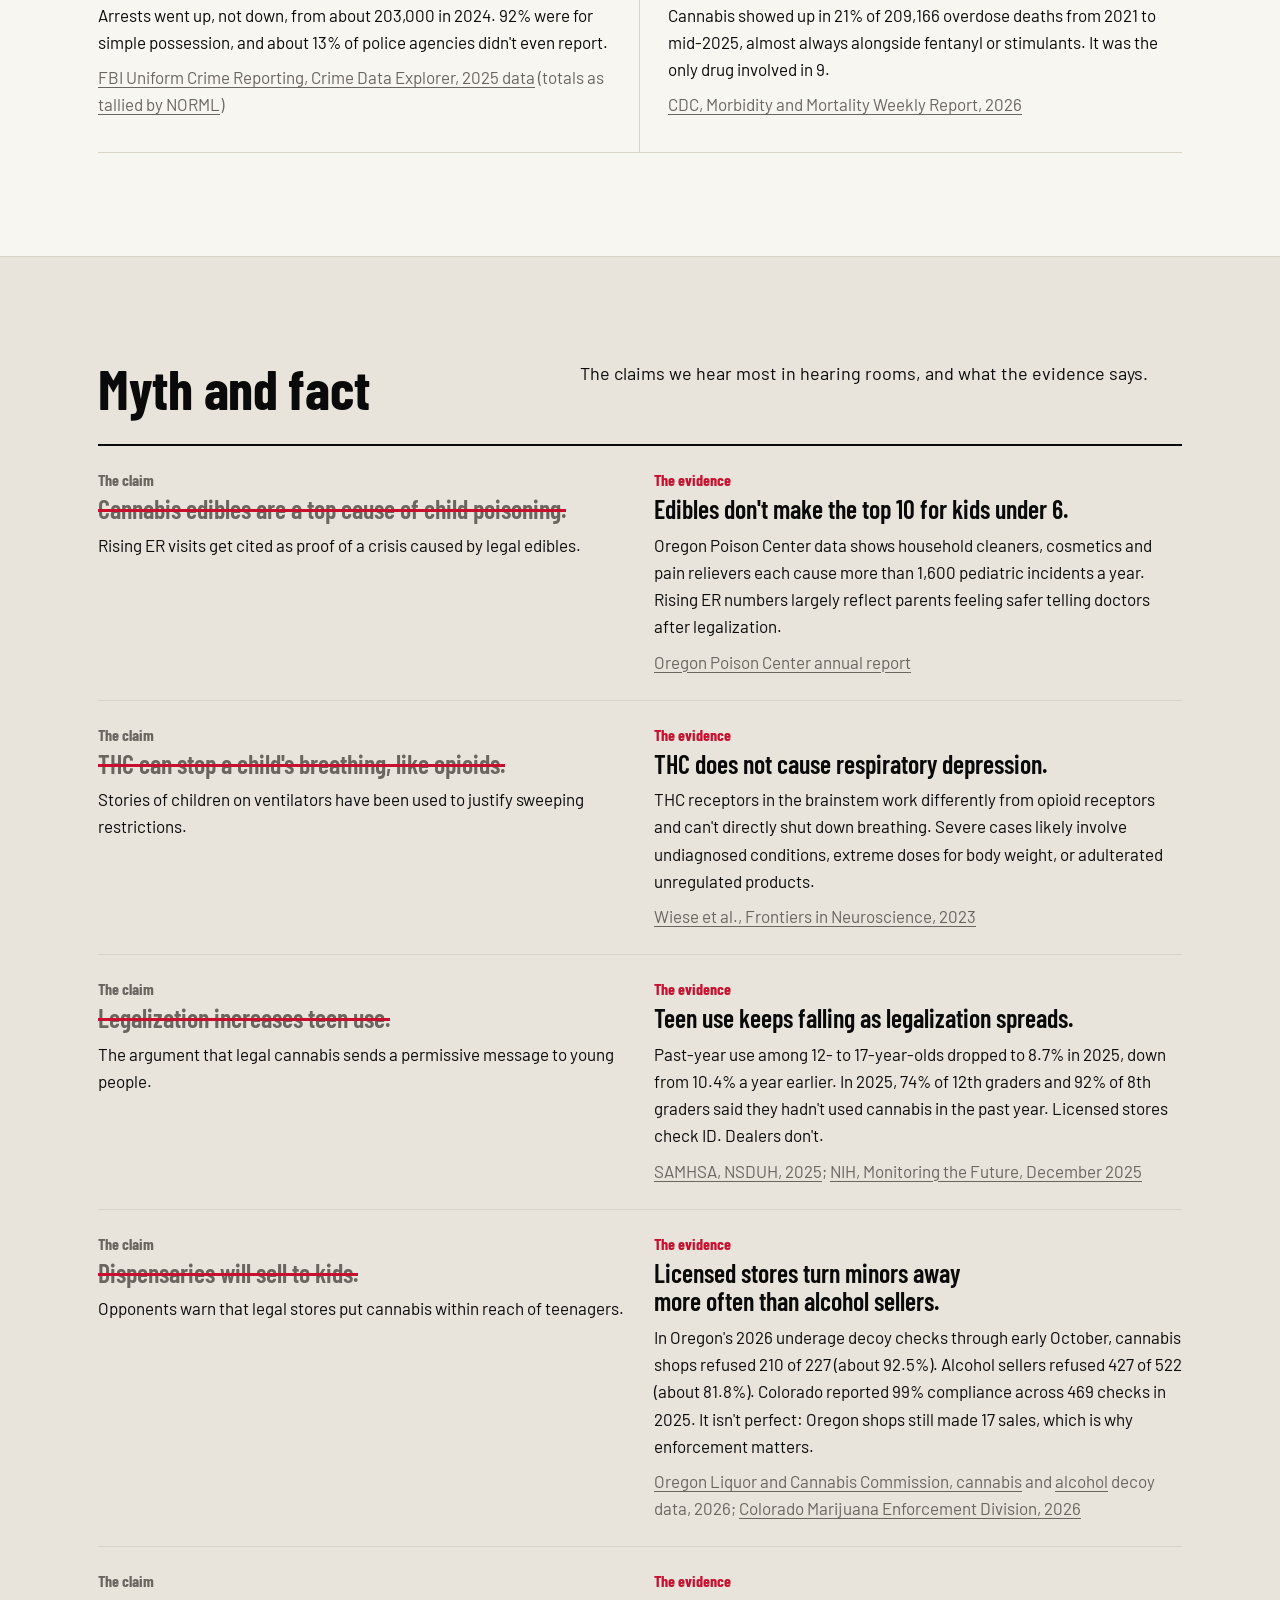
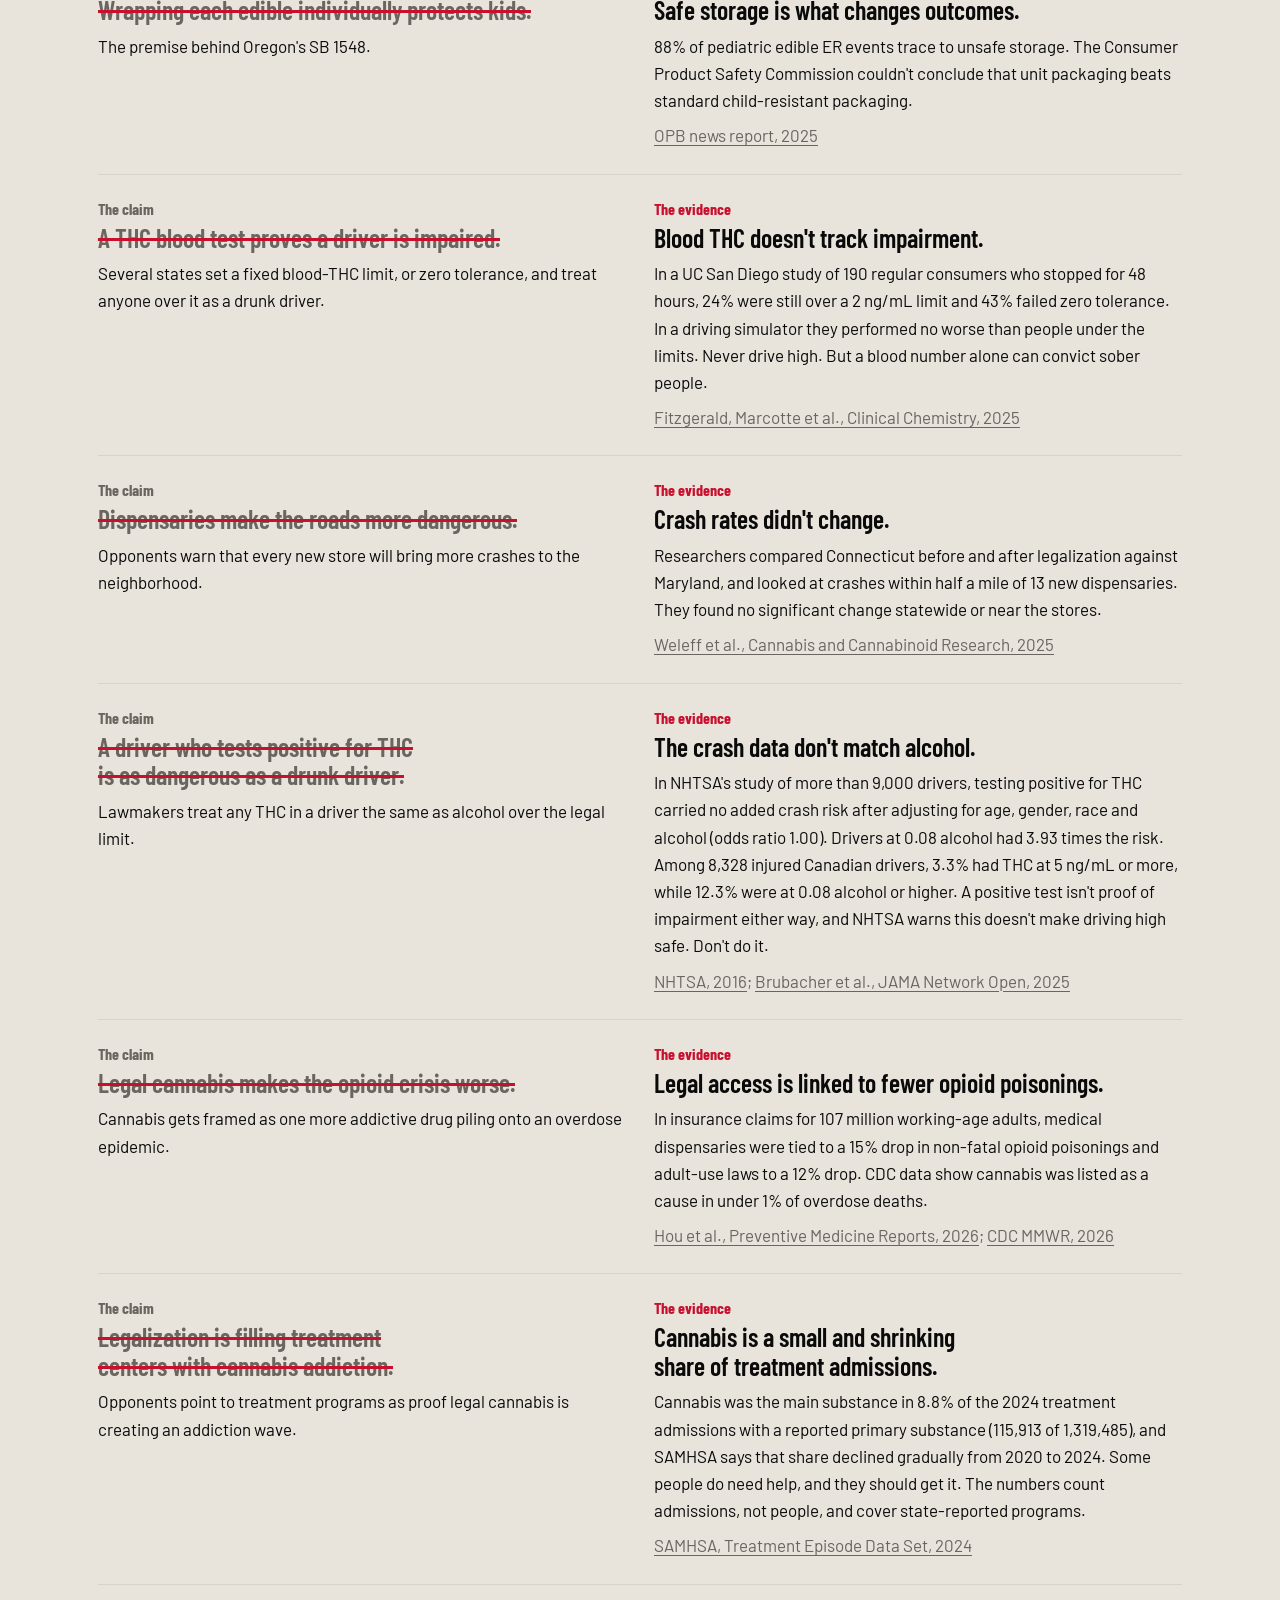
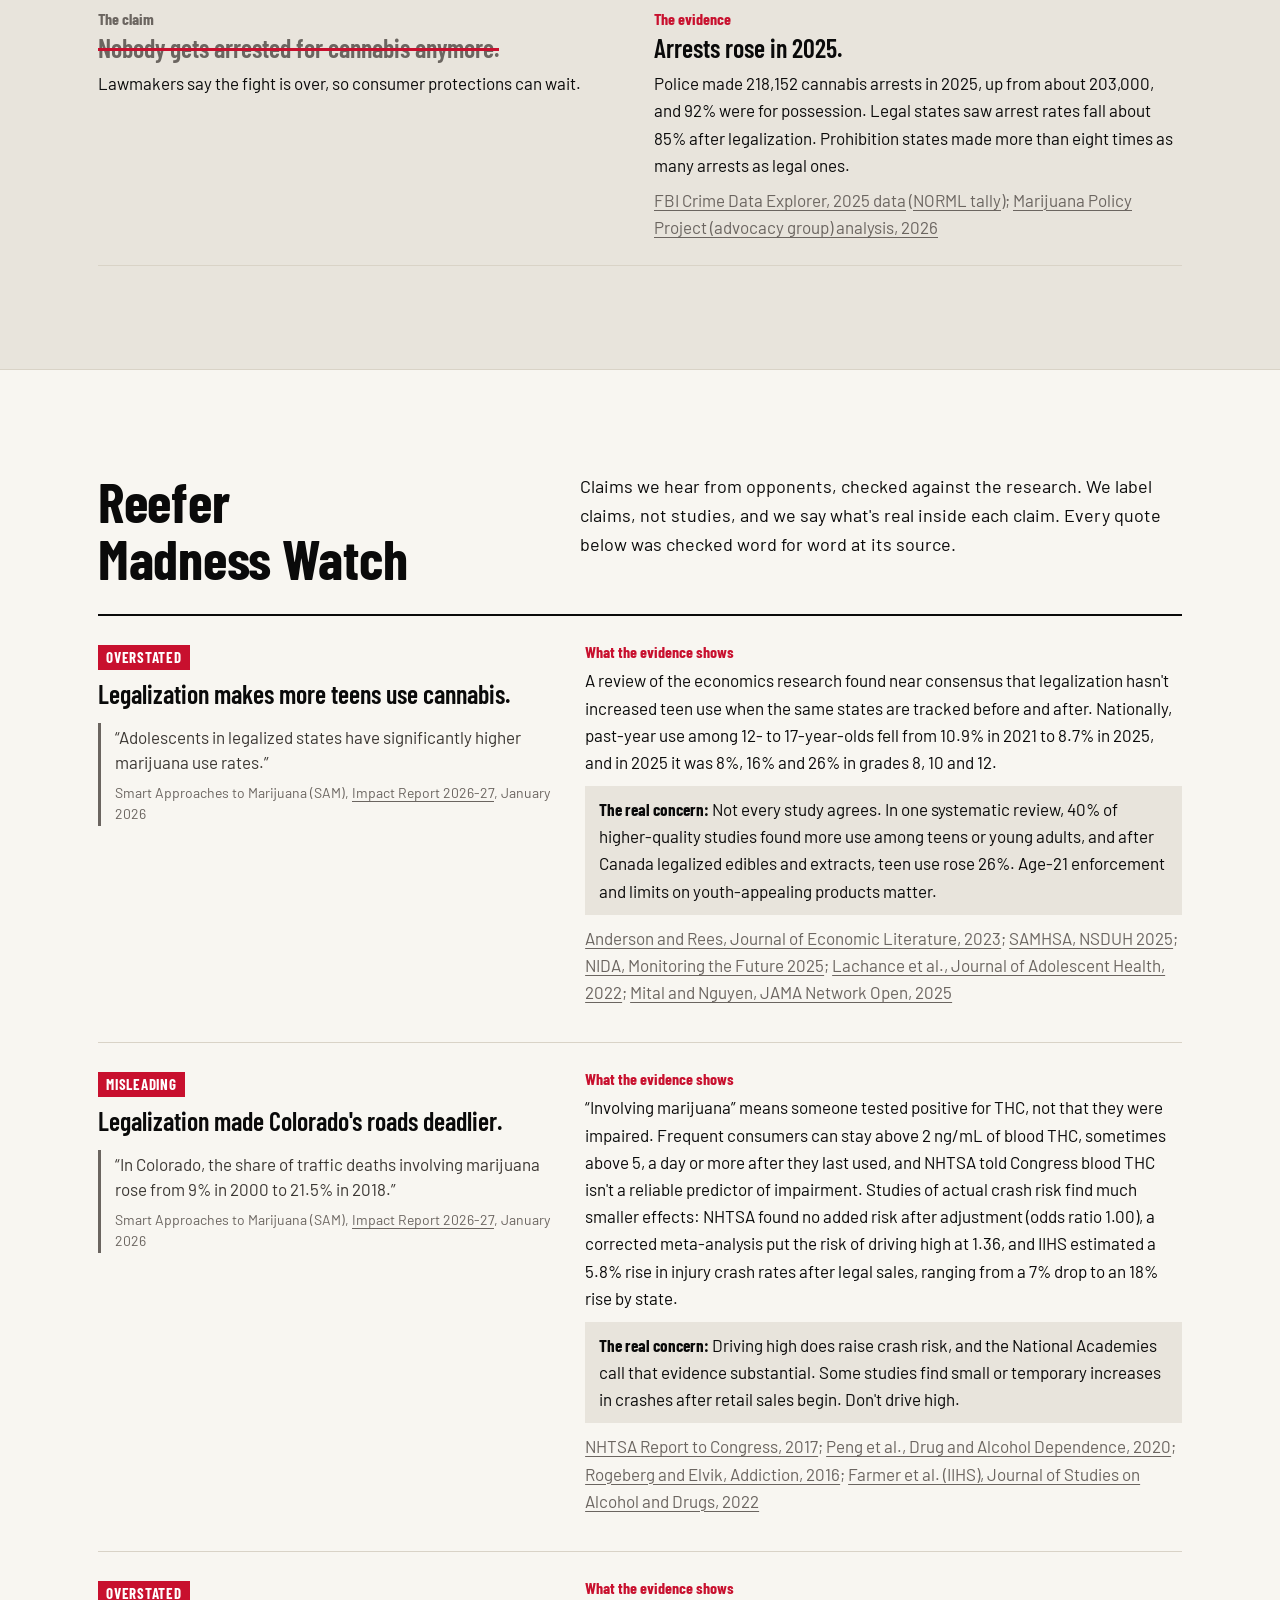
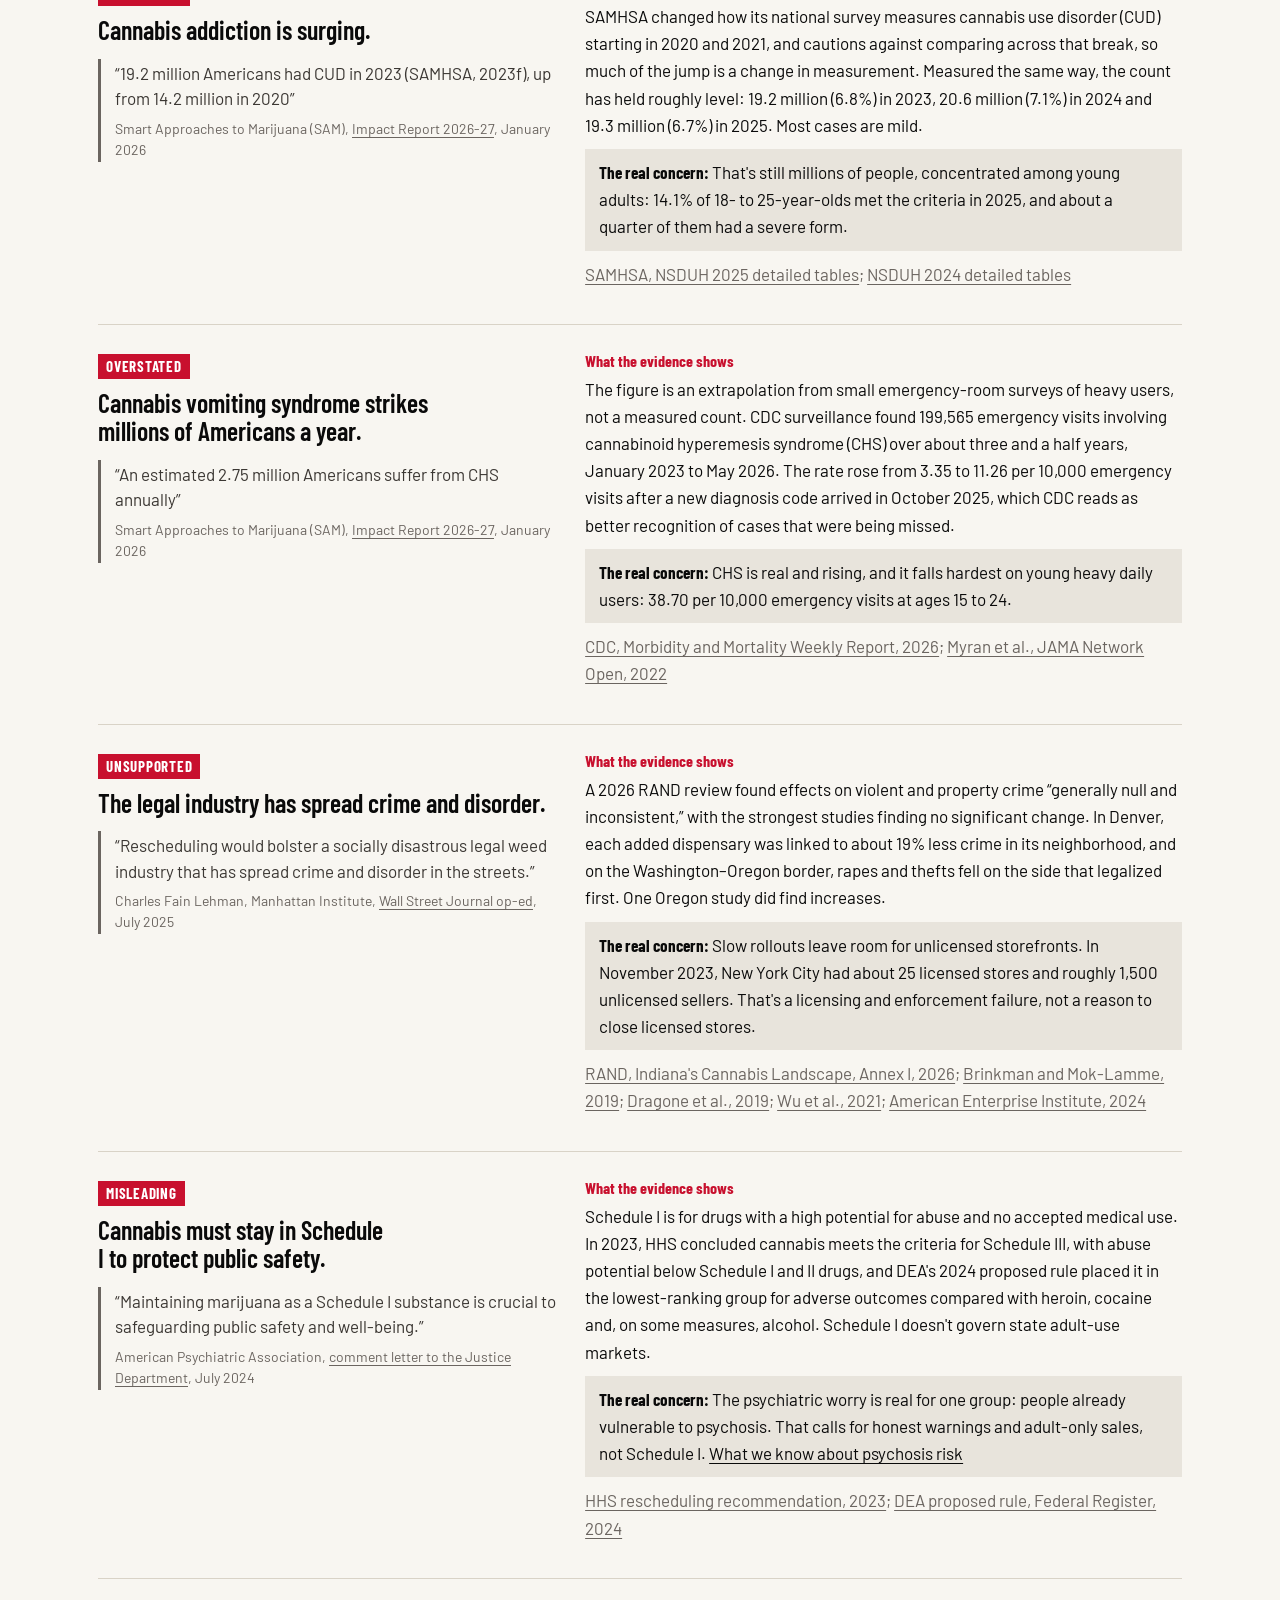
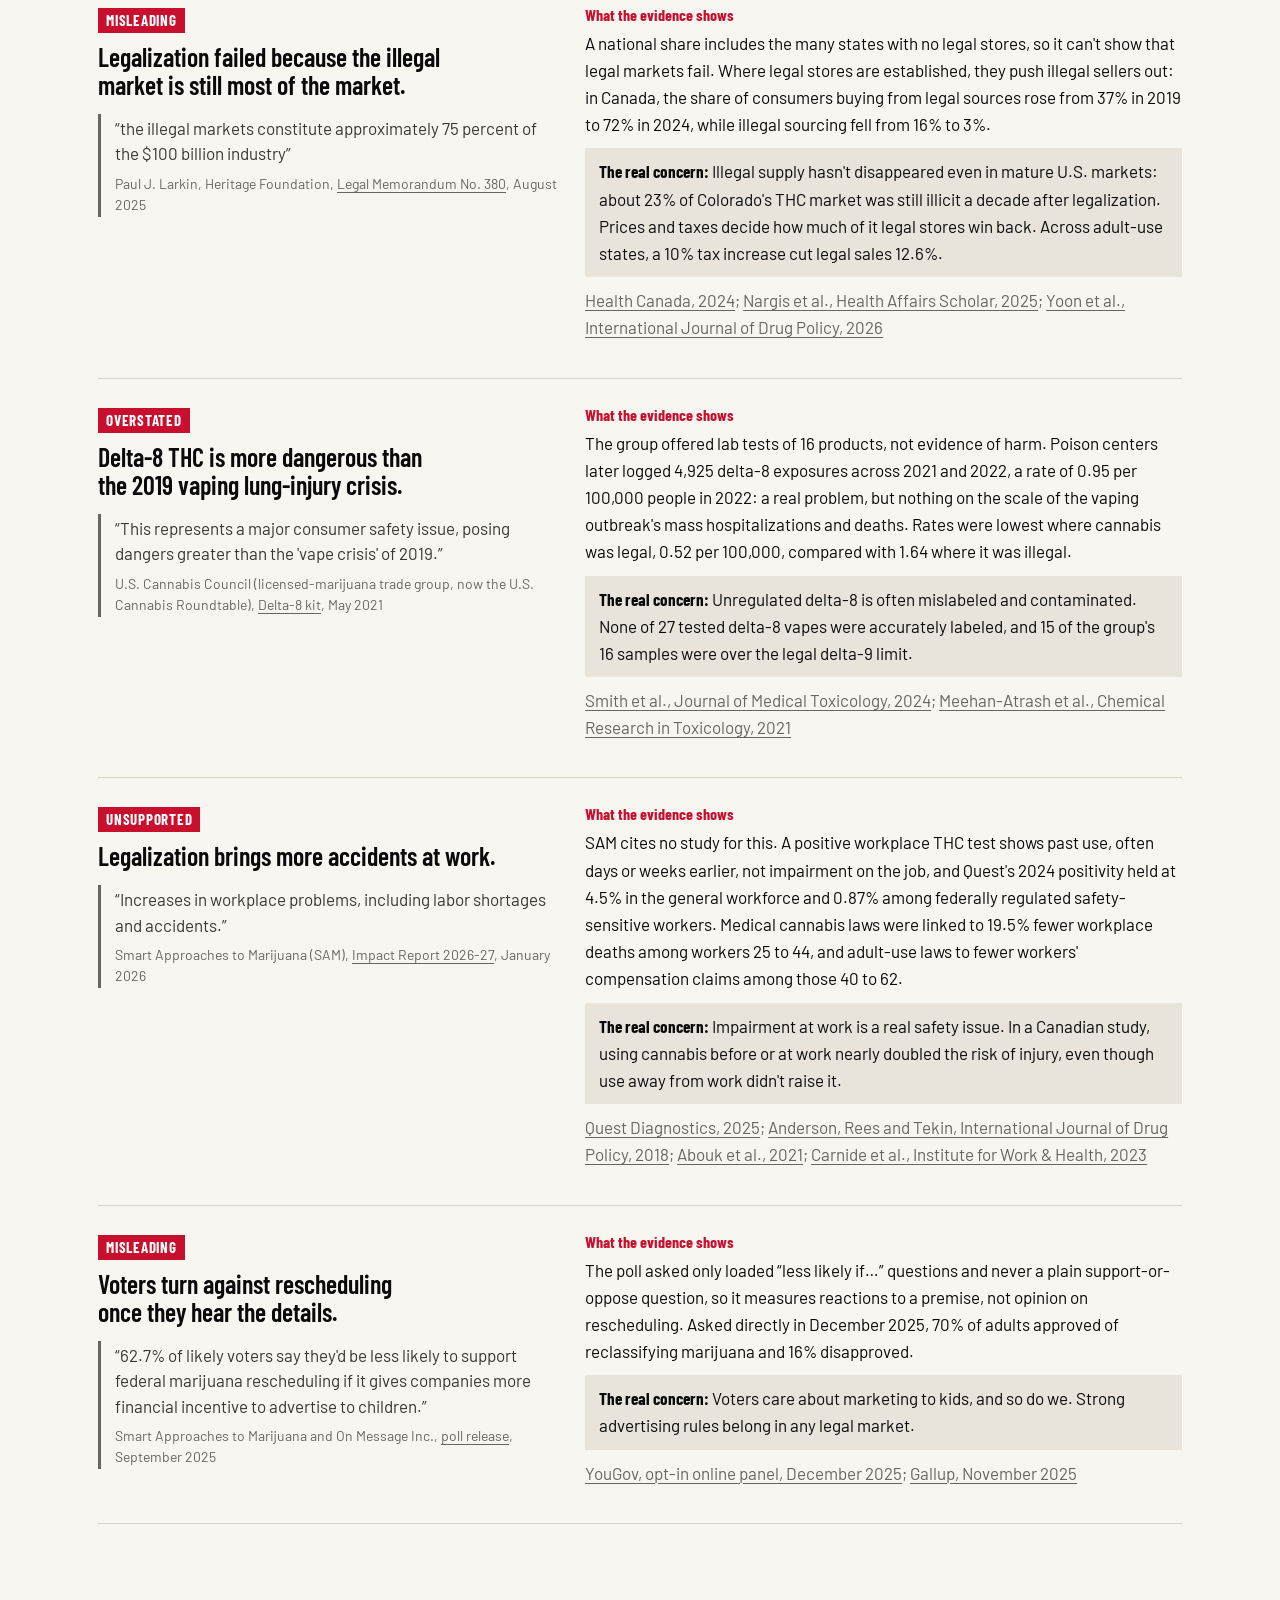
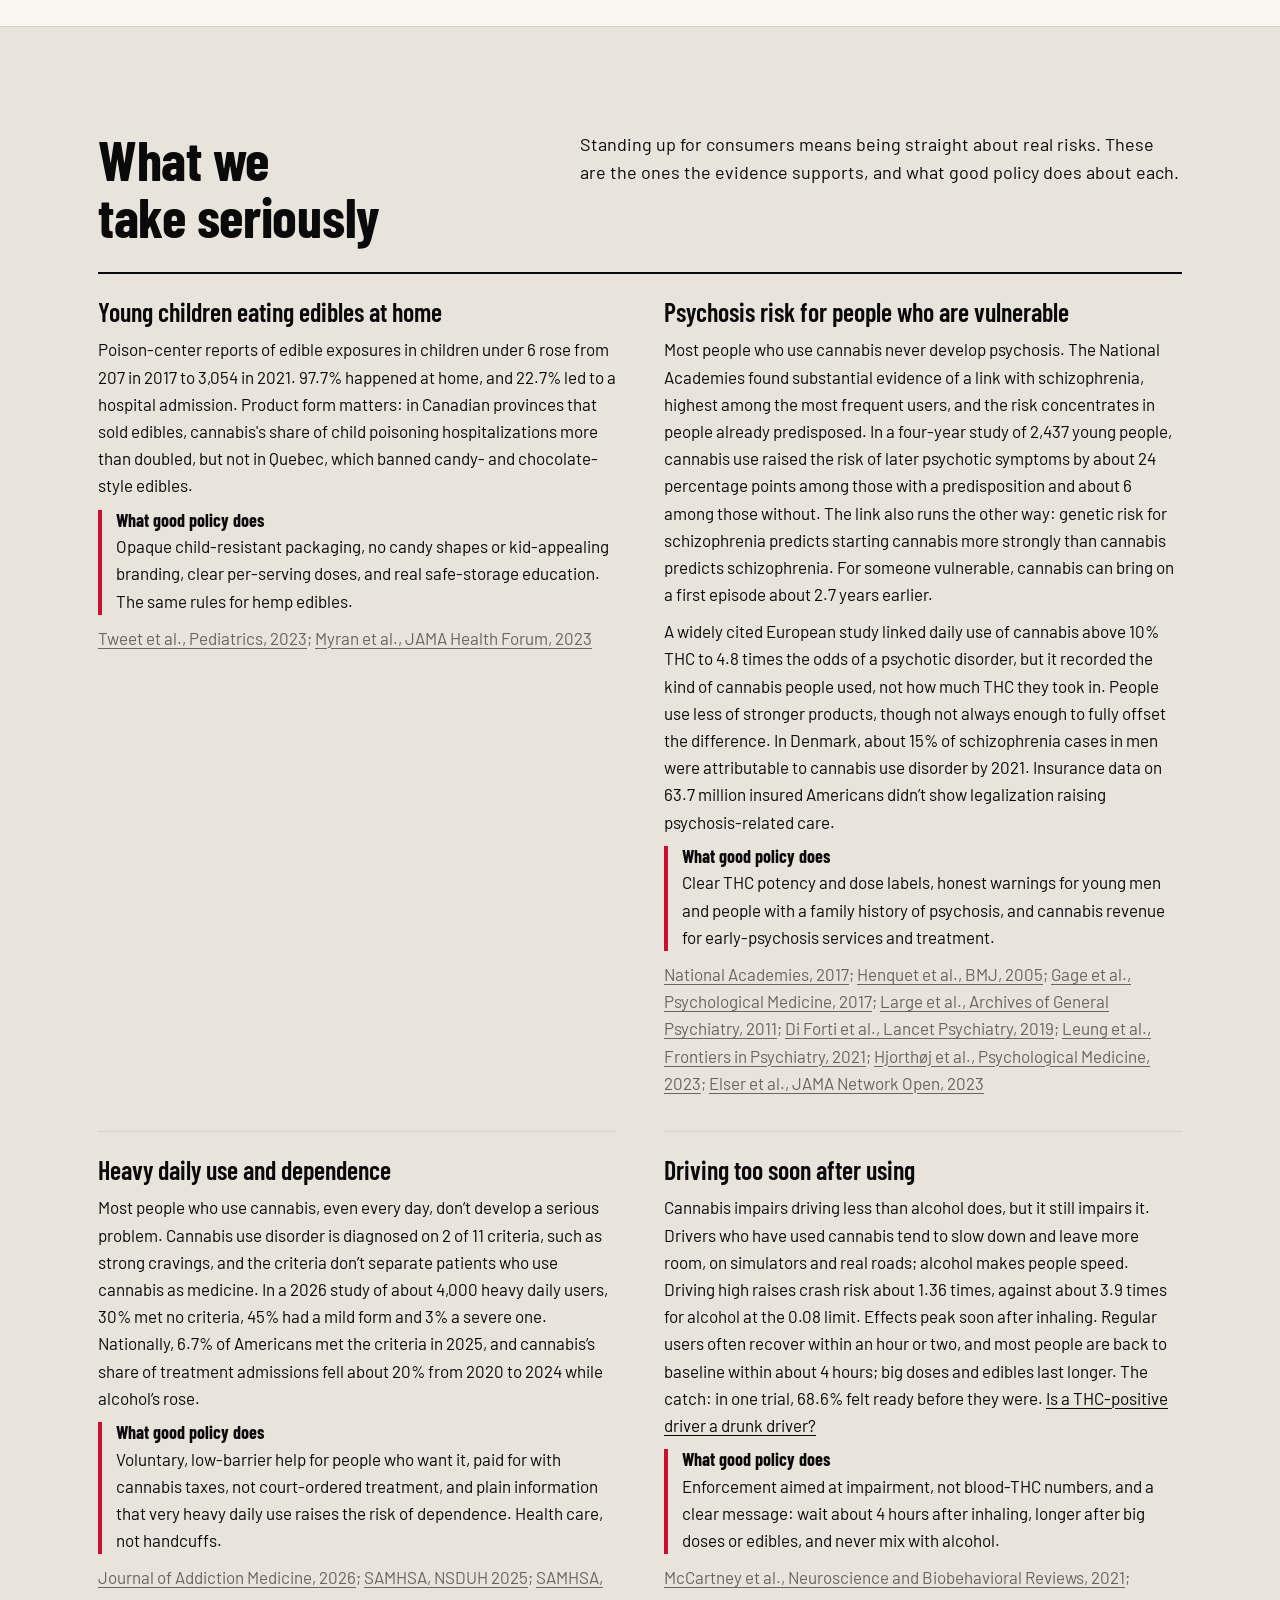
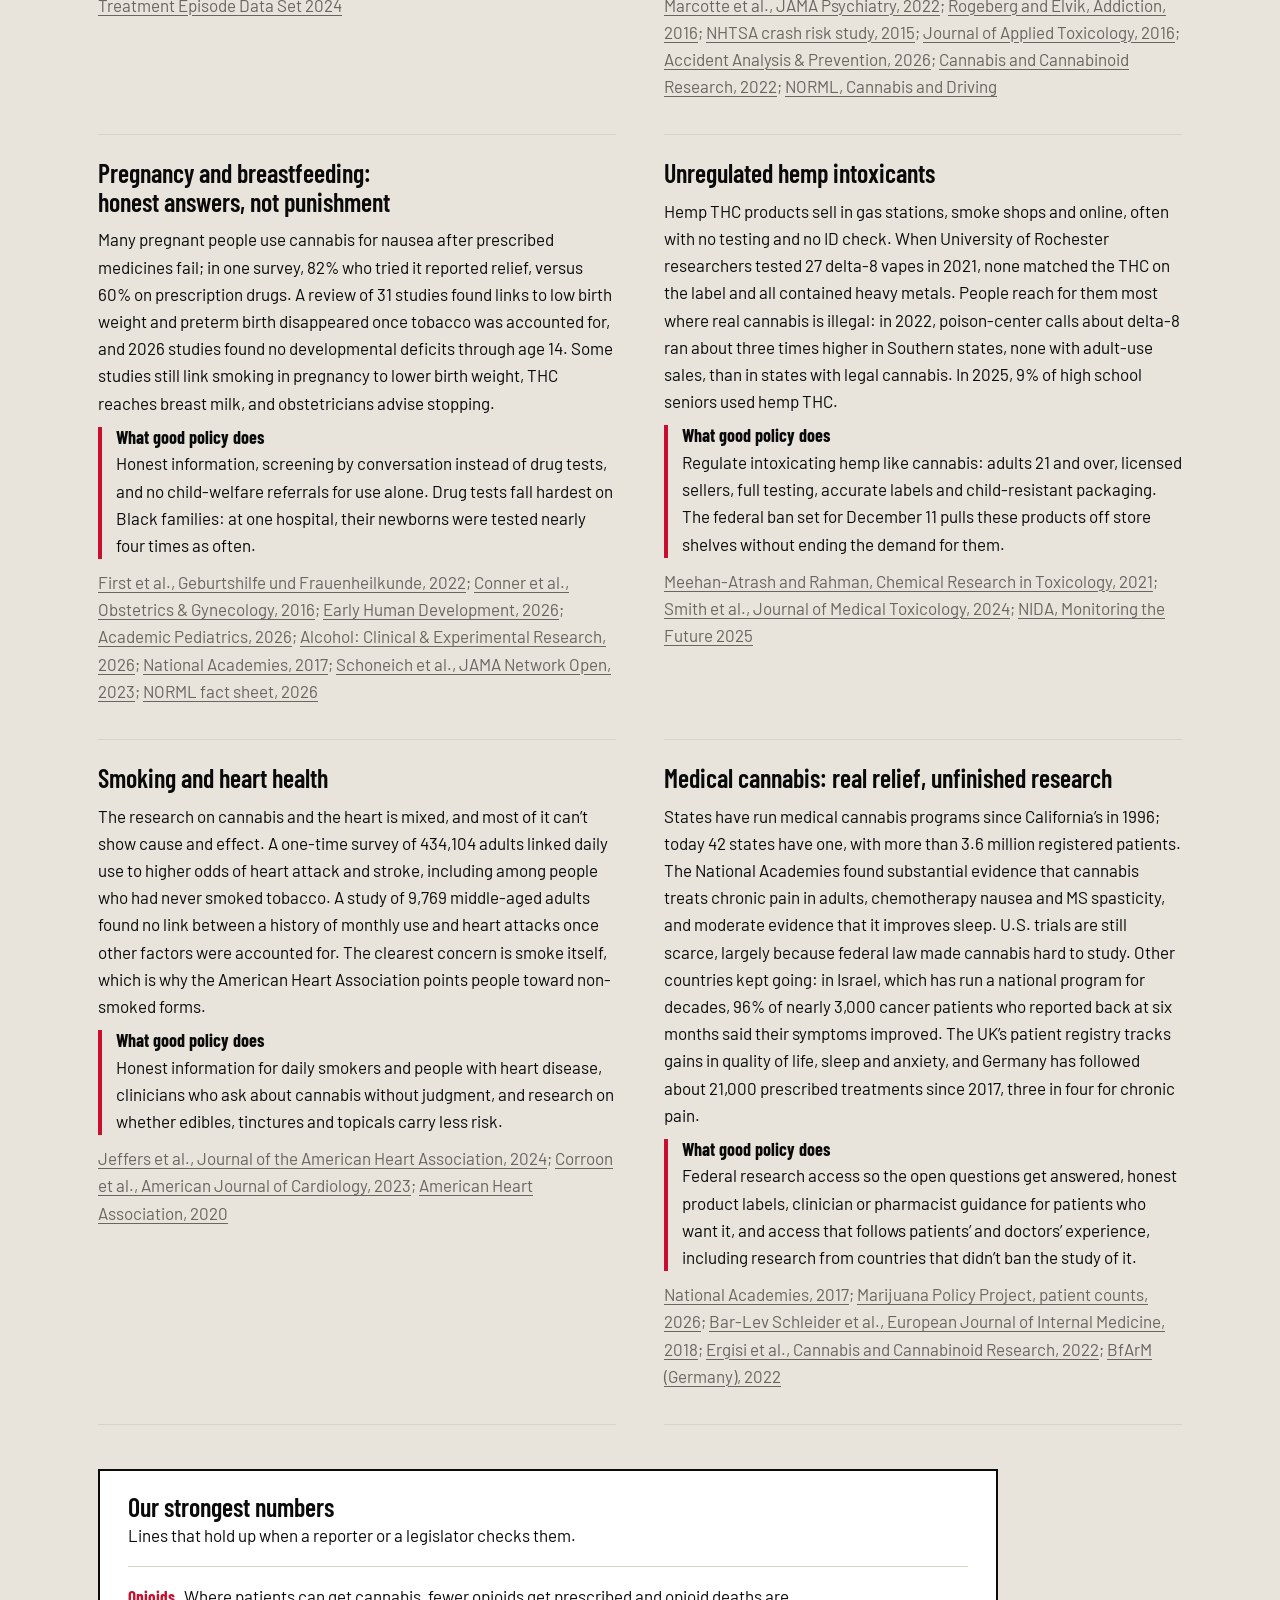
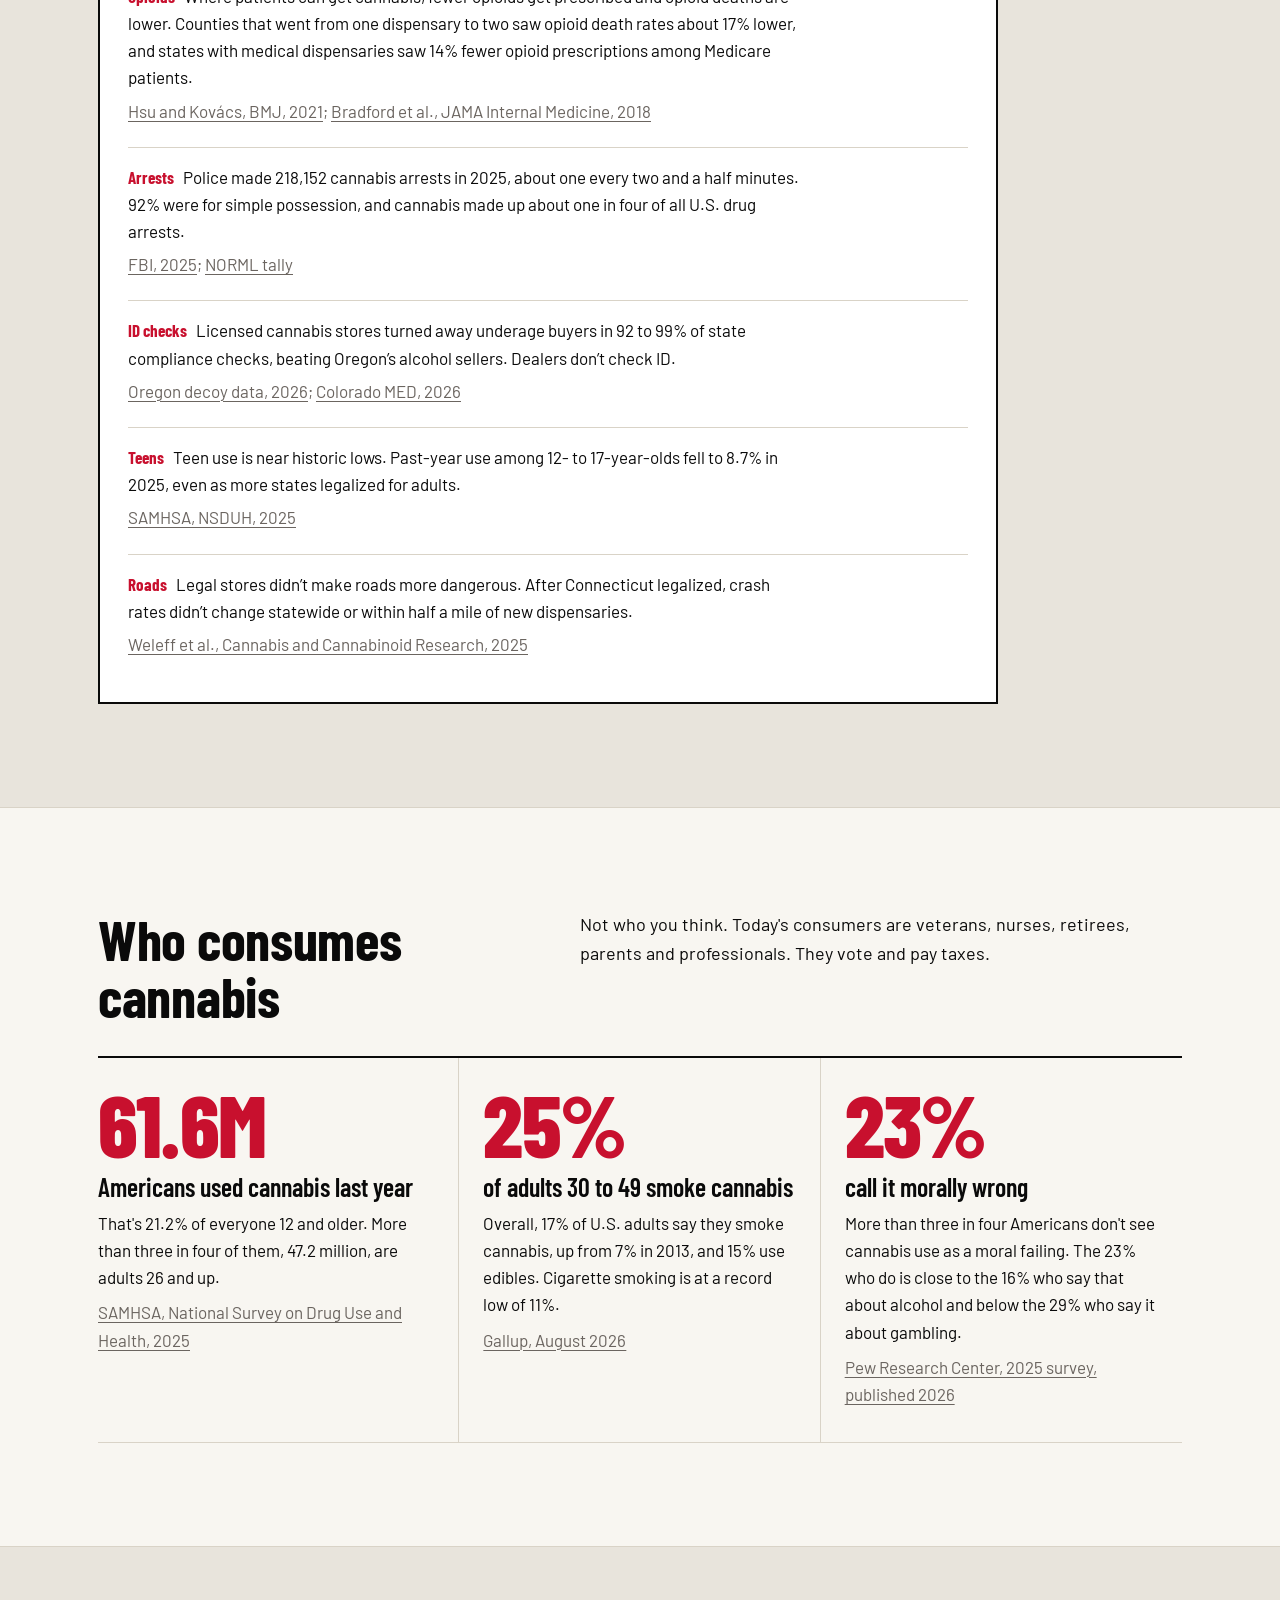
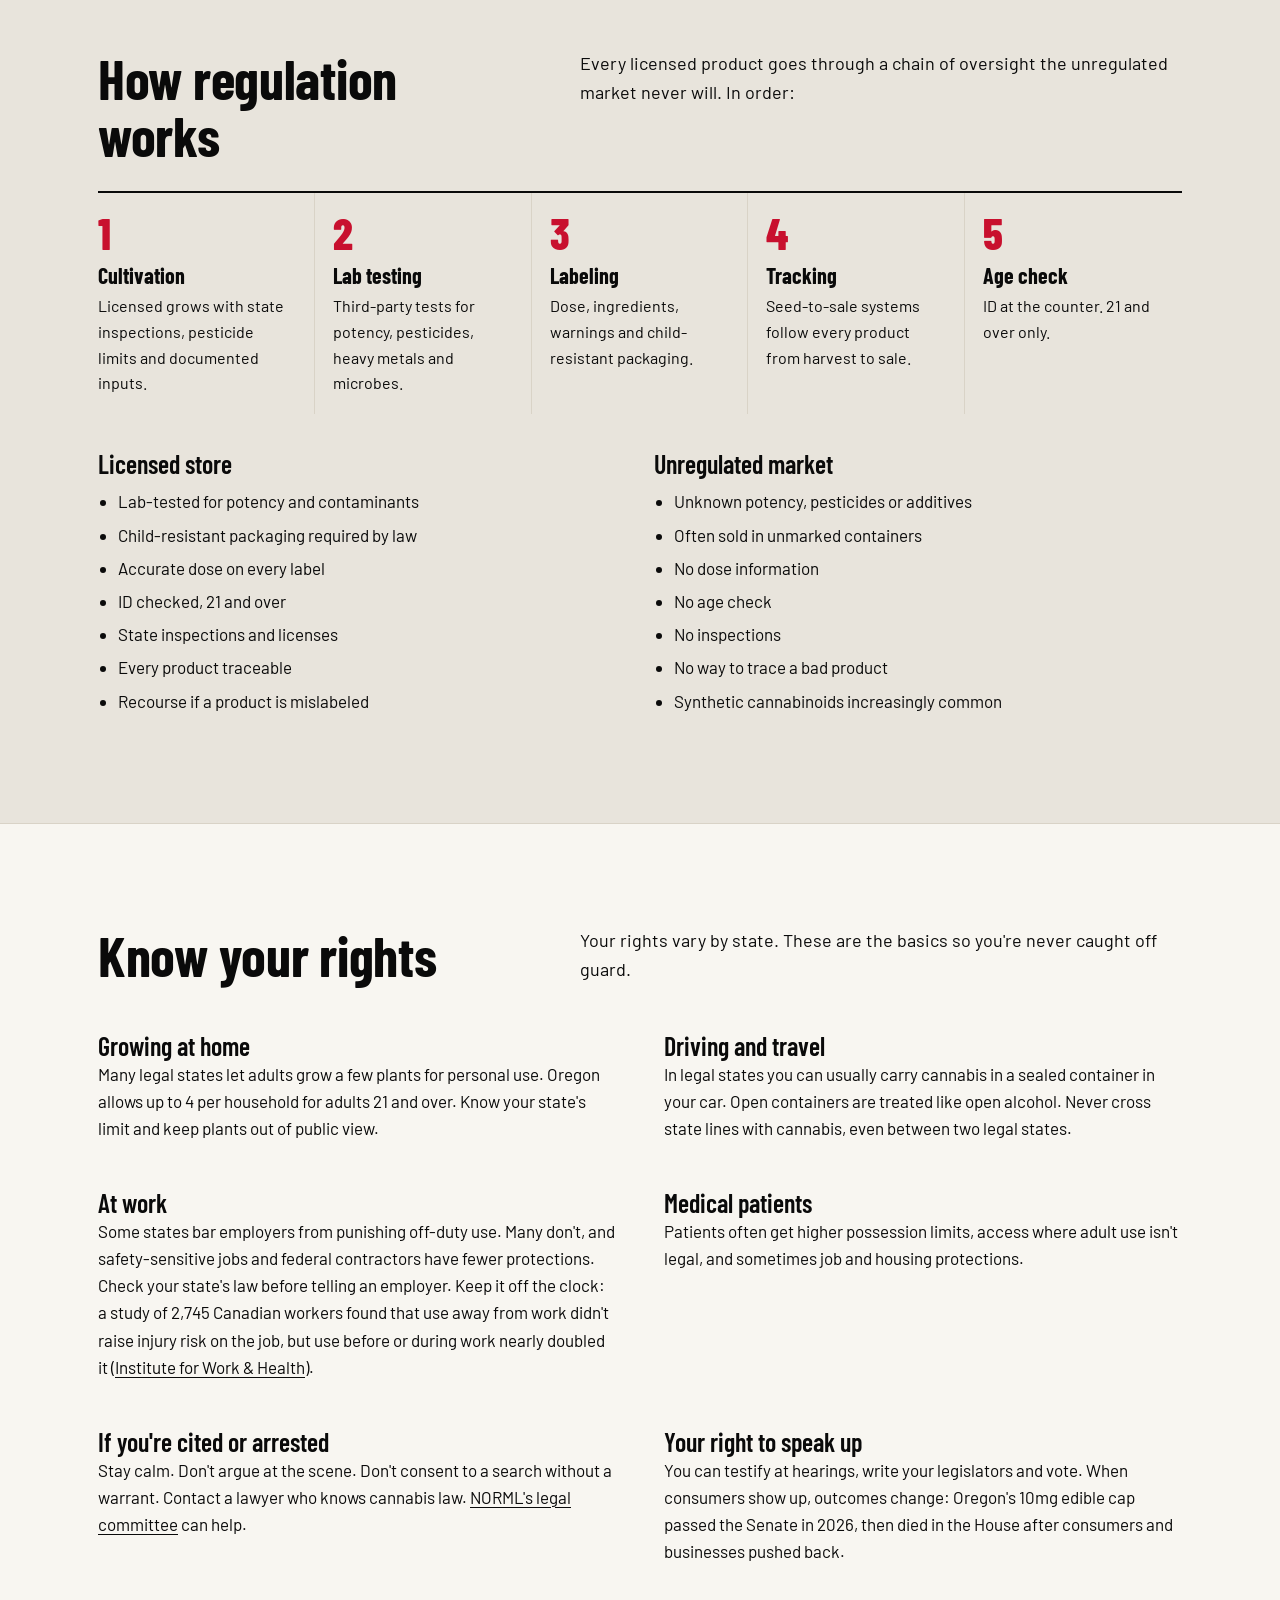
<file: evidence.html>
<!DOCTYPE html>
<html lang="en">
<head>
<meta charset="UTF-8">
<meta name="viewport" content="width=device-width, initial-scale=1">
<title>Cannabis Facts: Teen Use, Safety and Regulation | American Cannabis Consumer Alliance</title>
<meta name="description" content="Sourced facts on teen use, child safety, THC pharmacology, regulation and consumer rights, plus ACCA's research library.">
<link rel="canonical" href="https://americancannabisconsumer.com/evidence.html">
<meta property="og:title" content="Evidence | American Cannabis Consumer Alliance">
<meta property="og:description" content="Sourced facts on teen use, child safety, THC pharmacology, regulation and consumer rights, plus ACCA's research library.">
<meta property="og:site_name" content="American Cannabis Consumer Alliance">
<meta property="og:image:alt" content="American Cannabis Consumer Alliance">
<meta property="og:type" content="website">
<meta property="og:url" content="https://americancannabisconsumer.com/evidence.html">
<meta property="og:image" content="https://americancannabisconsumer.com/acca-social-card.png">
<meta property="og:image:width" content="1200">
<meta property="og:image:height" content="630">
<meta name="twitter:card" content="summary_large_image">
<link rel="icon" href="/assets/brand/favicon.svg" type="image/svg+xml">
<link rel="icon" href="/assets/brand/favicon-32.png" sizes="32x32" type="image/png">
<link rel="apple-touch-icon" href="/assets/brand/apple-touch-icon.png">
<meta name="theme-color" content="#0A0A0A">
<!-- MailerLite Universal -->
<script>
(function(w,d,e,u,f,l,n){w[f]=w[f]||function(){(w[f].q=w[f].q||[]).push(arguments);},l=d.createElement(e),l.async=1,l.src=u,
n=d.getElementsByTagName(e)[0],n.parentNode.insertBefore(l,n);})(window,document,'script','https://assets.mailerlite.com/js/universal.js','ml');
ml('account', '2176802');
</script>
<link rel="preconnect" href="https://fonts.googleapis.com">
<link rel="preconnect" href="https://fonts.gstatic.com" crossorigin>
<link rel="stylesheet" href="https://fonts.googleapis.com/css2?family=Barlow+Condensed:wght@600;700;800&family=Barlow:wght@400;500;600&display=swap">
<link rel="stylesheet" href="/assets/site.css?v=2026-11-24b">
<!-- GoatCounter: privacy-friendly visit counts, no cookies -->
<script data-goatcounter="https://americancannabisconsumer.goatcounter.com/count" async src="//gc.zgo.at/count.js"></script>
</head>
<body>
<a class="skip" href="#main">Skip to content</a>
<header class="top on-black"><div class="wrap">
  <a class="mark" href="/" aria-label="American Cannabis Consumer Alliance, home"><picture><source media="(max-width:760px)" srcset="/assets/brand/logo-compact-fullcolor-dark.svg"><img src="/assets/brand/logo-horizontal-fullcolor-dark.svg" alt="American Cannabis Consumer Alliance" width="365" height="56"></picture></a>
  <button class="menu-btn" type="button" aria-expanded="false" aria-controls="site-nav">Menu</button>
  <ul class="nav" id="site-nav"><li><a href="/#watch">Rollback Watch</a></li><li><a href="/evidence.html" aria-current="page">Evidence</a></li><li data-scorecard><a href="/scorecard/">Scorecard</a></li><li data-market><a href="/market/">The Market</a></li><li><a href="/membership.html">Membership</a></li><li><a href="/about.html">About</a></li><li class="join"><a href="/membership.html#free">Join free</a></li></ul>
</div></header>

<main id="main">
<section class="band on-black"><div class="wrap">
  <h1>The facts are on our side.</h1>
  <p>Sourced, cited and written for consumers who want to answer bad arguments with evidence.</p>
  <ul class="toc">
    <li><a href="#facts">What the data shows</a></li><li><a href="#myths">Myth and fact</a></li><li><a href="#watch-claims">Reefer Madness Watch</a></li><li><a href="#take-seriously">What we take seriously</a></li><li><a href="#who">Who consumes</a></li>
    <li><a href="#regulation">How regulation works</a></li><li><a href="#rights">Know your rights</a></li><li><a href="#policy">Policy watch</a></li>
    <li><a href="#storage">Safe storage</a></li><li><a href="#library">Research library</a></li>
  </ul>
</div></section>

<section class="sec" id="facts"><div class="wrap">
  <div class="sec-head"><h2>What the data shows</h2><p>Peer-reviewed science and federal data, not talking points.</p></div>
  <div class="facts">
    <div class="fact"><div class="fig">8.7%</div><h3>of teens used cannabis last year</h3><p>Past-year use among 12- to 17-year-olds fell from 10.4% in 2024 to 8.7% in 2025, even as more states legalized for adults. In Colorado, current use among high schoolers dropped from 13% to 10% in two years.</p><p class="cite"><a href="https://www.samhsa.gov/data/sites/default/files/reports/rpt57152/2025-nsduh-detailed-tabs/2025-nsduh-detailed-tables.htm">SAMHSA, National Survey on Drug Use and Health, 2025</a>; <a href="https://cdphe.colorado.gov/healthy-kids-colorado-survey-information/2025-healthy-kids-colorado-survey-results">Healthy Kids Colorado Survey, 2025</a></p></div>
    <div class="fact"><div class="fig">88%</div><h3>of Americans support legal cannabis</h3><p>55% say cannabis should be legal for medical and adult use, and another 33% for medical use. Just 11% say it shouldn't be legal at all.</p><p class="cite"><a href="https://www.pewresearch.org/short-reads/2026/05/26/facts-about-marijuana/">Pew Research Center, survey of 8,512 adults, January 2026</a></p></div>
    <div class="fact"><div class="fig">$28.4B</div><h3>in state tax revenue</h3><p>Adult-use states have collected $28.4 billion in cannabis taxes since 2014, including a record $4.57 billion in 2025 alone. That money funds schools, child care, treatment and community reinvestment.</p><p class="cite"><a href="https://www.mpp.org/news/press/states-surpass-$28-billion-in-tax-revenue-from-legal-adult-use-cannabis-sales/">Marijuana Policy Project (advocacy group) analysis of state revenue reports, June 2026</a></p></div>
    <div class="fact"><div class="fig">412,500</div><h3>jobs in legal cannabis</h3><p>Legal markets in 40 states employed about 412,500 people on $29.1 billion in 2025 sales.</p><p class="cite"><a href="https://vangst.com/cannabis-jobs-report-2026/">Vangst and Whitney Economics, 2026 Jobs Report</a></p></div>
    <div class="fact"><div class="fig">218,152</div><h3>cannabis arrests in 2025</h3><p>Arrests went up, not down, from about 203,000 in 2024. 92% were for simple possession, and about 13% of police agencies didn't even report.</p><p class="cite"><a href="https://cde.ucr.cjis.gov/LATEST/webapp/#/pages/explorer/crime/arrest">FBI Uniform Crime Reporting, Crime Data Explorer, 2025 data</a> (totals as <a href="https://norml.org/blog/2026/08/25/fbi-nearly-1-in-4-drug-arrests-nationwide-are-for-marijuana-possession/">tallied by NORML</a>)</p></div>
    <div class="fact"><div class="fig">0.8%</div><h3>of overdose deaths list cannabis as a cause</h3><p>Cannabis showed up in 21% of 209,166 overdose deaths from 2021 to mid-2025, almost always alongside fentanyl or stimulants. It was the only drug involved in 9.</p><p class="cite"><a href="https://www.cdc.gov/mmwr/volumes/75/wr/mm7534a2.htm">CDC, Morbidity and Mortality Weekly Report, 2026</a></p></div>
  </div>
</div></section>

<section class="sec stone" id="myths"><div class="wrap">
  <div class="sec-head"><h2>Myth and fact</h2><p>The claims we hear most in hearing rooms, and what the evidence says.</p></div>
  <div class="pairs">
    <div class="pair"><div class="claim"><span class="tag">The claim</span><h3>Cannabis edibles are a top cause of child poisoning.</h3><p>Rising ER visits get cited as proof of a crisis caused by legal edibles.</p></div>
      <div class="truth"><span class="tag">The evidence</span><h3>Edibles don't make the top 10 for kids under 6.</h3><p>Oregon Poison Center data shows household cleaners, cosmetics and pain relievers each cause more than 1,600 pediatric incidents a year. Rising ER numbers largely reflect parents feeling safer telling doctors after legalization.</p><p class="cite"><a href="https://www.ohsu.edu/sites/default/files/2025-07/2024%20OPC%20AnnualRpt_v4.pdf">Oregon Poison Center annual report</a></p></div></div>
    <div class="pair"><div class="claim"><span class="tag">The claim</span><h3>THC can stop a child's breathing, like opioids.</h3><p>Stories of children on ventilators have been used to justify sweeping restrictions.</p></div>
      <div class="truth"><span class="tag">The evidence</span><h3>THC does not cause respiratory depression.</h3><p>THC receptors in the brainstem work differently from opioid receptors and can't directly shut down breathing. Severe cases likely involve undiagnosed conditions, extreme doses for body weight, or adulterated unregulated products.</p><p class="cite"><a href="https://www.frontiersin.org/journals/neuroscience/articles/10.3389/fnins.2023.1126004/full">Wiese et al., Frontiers in Neuroscience, 2023</a></p></div></div>
    <div class="pair"><div class="claim"><span class="tag">The claim</span><h3>Legalization increases teen use.</h3><p>The argument that legal cannabis sends a permissive message to young people.</p></div>
      <div class="truth"><span class="tag">The evidence</span><h3>Teen use keeps falling as legalization spreads.</h3><p>Past-year use among 12- to 17-year-olds dropped to 8.7% in 2025, down from 10.4% a year earlier. In 2025, 74% of 12th graders and 92% of 8th graders said they hadn't used cannabis in the past year. Licensed stores check ID. Dealers don't.</p><p class="cite"><a href="https://www.samhsa.gov/data/sites/default/files/reports/rpt57152/2025-nsduh-detailed-tabs/2025-nsduh-detailed-tables.htm">SAMHSA, NSDUH, 2025</a>; <a href="https://www.nih.gov/news-events/news-releases/reported-use-most-drugs-remains-low-among-us-teens">NIH, Monitoring the Future, December 2025</a></p></div></div>
    <div class="pair"><div class="claim"><span class="tag">The claim</span><h3>Dispensaries will sell to kids.</h3><p>Opponents warn that legal stores put cannabis within reach of teenagers.</p></div>
      <div class="truth"><span class="tag">The evidence</span><h3>Licensed stores turn minors away more often than alcohol sellers.</h3><p>In Oregon's 2026 underage decoy checks through early October, cannabis shops refused 210 of 227 (about 92.5%). Alcohol sellers refused 427 of 522 (about 81.8%). Colorado reported 99% compliance across 469 checks in 2025. It isn't perfect: Oregon shops still made 17 sales, which is why enforcement matters.</p><p class="cite"><a href="https://data.oregon.gov/resource/mj6f-tyfk.json">Oregon Liquor and Cannabis Commission, cannabis</a> and <a href="https://data.oregon.gov/resource/9q8n-d2ws.json">alcohol</a> decoy data, 2026; <a href="https://med.colorado.gov/press-release/med-publishes-2025-regulatory-and-enforcement-update-report">Colorado Marijuana Enforcement Division, 2026</a></p></div></div>
    <div class="pair"><div class="claim"><span class="tag">The claim</span><h3>Wrapping each edible individually protects kids.</h3><p>The premise behind Oregon's SB 1548.</p></div>
      <div class="truth"><span class="tag">The evidence</span><h3>Safe storage is what changes outcomes.</h3><p>88% of pediatric edible ER events trace to unsafe storage. The Consumer Product Safety Commission couldn't conclude that unit packaging beats standard child-resistant packaging.</p><p class="cite"><a href="https://www.opb.org/article/2025/08/21/cannabis-poisoning-oregon/">OPB news report, 2025</a></p></div></div>
    <div class="pair"><div class="claim"><span class="tag">The claim</span><h3>A THC blood test proves a driver is impaired.</h3><p>Several states set a fixed blood-THC limit, or zero tolerance, and treat anyone over it as a drunk driver.</p></div>
      <div class="truth"><span class="tag">The evidence</span><h3>Blood THC doesn't track impairment.</h3><p>In a UC San Diego study of 190 regular consumers who stopped for 48 hours, 24% were still over a 2 ng/mL limit and 43% failed zero tolerance. In a driving simulator they performed no worse than people under the limits. Never drive high. But a blood number alone can convict sober people.</p><p class="cite"><a href="https://academic.oup.com/clinchem/article/71/12/1225/8299832">Fitzgerald, Marcotte et al., Clinical Chemistry, 2025</a></p></div></div>
    <div class="pair"><div class="claim"><span class="tag">The claim</span><h3>Dispensaries make the roads more dangerous.</h3><p>Opponents warn that every new store will bring more crashes to the neighborhood.</p></div>
      <div class="truth"><span class="tag">The evidence</span><h3>Crash rates didn't change.</h3><p>Researchers compared Connecticut before and after legalization against Maryland, and looked at crashes within half a mile of 13 new dispensaries. They found no significant change statewide or near the stores.</p><p class="cite"><a href="https://journals.sagepub.com/doi/10.1177/25785125251366791">Weleff et al., Cannabis and Cannabinoid Research, 2025</a></p></div></div>
    <div class="pair" id="myth-drunk-driving"><div class="claim"><span class="tag">The claim</span><h3>A driver who tests positive for THC is as dangerous as a drunk driver.</h3><p>Lawmakers treat any THC in a driver the same as alcohol over the legal limit.</p></div>
      <div class="truth"><span class="tag">The evidence</span><h3>The crash data don't match alcohol.</h3><p>In NHTSA's study of more than 9,000 drivers, testing positive for THC carried no added crash risk after adjusting for age, gender, race and alcohol (odds ratio 1.00). Drivers at 0.08 alcohol had 3.93 times the risk. Among 8,328 injured Canadian drivers, 3.3% had THC at 5 ng/mL or more, while 12.3% were at 0.08 alcohol or higher. A positive test isn't proof of impairment either way, and NHTSA warns this doesn't make driving high safe. Don't do it.</p><p class="cite"><a href="https://www.nhtsa.gov/sites/nhtsa.gov/files/documents/812355_drugalcoholcrashrisk.pdf">NHTSA, 2016</a>; <a href="https://jamanetwork.com/journals/jamanetworkopen/fullarticle/2833126">Brubacher et al., JAMA Network Open, 2025</a></p></div></div>
    <div class="pair"><div class="claim"><span class="tag">The claim</span><h3>Legal cannabis makes the opioid crisis worse.</h3><p>Cannabis gets framed as one more addictive drug piling onto an overdose epidemic.</p></div>
      <div class="truth"><span class="tag">The evidence</span><h3>Legal access is linked to fewer opioid poisonings.</h3><p>In insurance claims for 107 million working-age adults, medical dispensaries were tied to a 15% drop in non-fatal opioid poisonings and adult-use laws to a 12% drop. CDC data show cannabis was listed as a cause in under 1% of overdose deaths.</p><p class="cite"><a href="https://www.sciencedirect.com/science/article/pii/S2211335526001257">Hou et al., Preventive Medicine Reports, 2026</a>; <a href="https://www.cdc.gov/mmwr/volumes/75/wr/mm7534a2.htm">CDC MMWR, 2026</a></p></div></div>
    <div class="pair"><div class="claim"><span class="tag">The claim</span><h3>Legalization is filling treatment centers with cannabis addiction.</h3><p>Opponents point to treatment programs as proof legal cannabis is creating an addiction wave.</p></div>
      <div class="truth"><span class="tag">The evidence</span><h3>Cannabis is a small and shrinking share of treatment admissions.</h3><p>Cannabis was the main substance in 8.8% of the 2024 treatment admissions with a reported primary substance (115,913 of 1,319,485), and SAMHSA says that share declined gradually from 2020 to 2024. Some people do need help, and they should get it. The numbers count admissions, not people, and cover state-reported programs.</p><p class="cite"><a href="https://www.samhsa.gov/data/sites/default/files/reports/rpt57179/2024-teds-annual-report.pdf">SAMHSA, Treatment Episode Data Set, 2024</a></p></div></div>
    <div class="pair"><div class="claim"><span class="tag">The claim</span><h3>Nobody gets arrested for cannabis anymore.</h3><p>Lawmakers say the fight is over, so consumer protections can wait.</p></div>
      <div class="truth"><span class="tag">The evidence</span><h3>Arrests rose in 2025.</h3><p>Police made 218,152 cannabis arrests in 2025, up from about 203,000, and 92% were for possession. Legal states saw arrest rates fall about 85% after legalization. Prohibition states made more than eight times as many arrests as legal ones.</p><p class="cite"><a href="https://cde.ucr.cjis.gov/LATEST/webapp/#/pages/explorer/crime/arrest">FBI Crime Data Explorer, 2025 data</a> (<a href="https://norml.org/blog/2026/08/25/fbi-nearly-1-in-4-drug-arrests-nationwide-are-for-marijuana-possession/">NORML tally</a>); <a href="https://www.mpp.org/issues/criminal-justice/the-state-of-enforcement-progress-and-shortcomings-in-cannabis-arrest-rates/">Marijuana Policy Project (advocacy group) analysis, 2026</a></p></div></div>
  </div>
</div></section>

<section class="sec" id="watch-claims"><div class="wrap">
  <div class="sec-head"><h2>Reefer Madness Watch</h2><p>Claims we hear from opponents, checked against the research. We label claims, not studies, and we say what's real inside each claim. Every quote below was checked word for word at its source.</p></div>
  <ol class="claims">
    <li><div><span class="verdict">Overstated</span><h3>Legalization makes more teens use cannabis.</h3>
      <blockquote class="said">“Adolescents in legalized states have significantly higher marijuana use rates.”<cite>Smart Approaches to Marijuana (SAM), <a href="https://learnaboutsam.org/wp-content/uploads/2026/01/SAM-impact-report-2026-2027.pdf">Impact Report 2026-27</a>, January 2026</cite></blockquote></div>
      <div><span class="tag">What the evidence shows</span><p>A review of the economics research found near consensus that legalization hasn't increased teen use when the same states are tracked before and after. Nationally, past-year use among 12- to 17-year-olds fell from 10.9% in 2021 to 8.7% in 2025, and in 2025 it was 8%, 16% and 26% in grades 8, 10 and 12.</p>
      <p class="kernel"><b>The real concern:</b> Not every study agrees. In one systematic review, 40% of higher-quality studies found more use among teens or young adults, and after Canada legalized edibles and extracts, teen use rose 26%. Age-21 enforcement and limits on youth-appealing products matter.</p>
      <p class="cite"><a href="https://doi.org/10.1257/jel.20211635">Anderson and Rees, Journal of Economic Literature, 2023</a>; <a href="https://www.samhsa.gov/data/sites/default/files/NSDUH-2025-Annual-Release/2025-nsduh-nnr-highlights.pdf">SAMHSA, NSDUH 2025</a>; <a href="https://nida.nih.gov/news-events/news-releases/2025/12/reported-use-of-most-drugs-remains-low-among-us-teens">NIDA, Monitoring the Future 2025</a>; <a href="https://pubmed.ncbi.nlm.nih.gov/35246363/">Lachance et al., Journal of Adolescent Health, 2022</a>; <a href="https://www.drugsandalcohol.ie/43049/">Mital and Nguyen, JAMA Network Open, 2025</a></p></div></li>
    <li><div><span class="verdict">Misleading</span><h3>Legalization made Colorado's roads deadlier.</h3>
      <blockquote class="said">“In Colorado, the share of traffic deaths involving marijuana rose from 9% in 2000 to 21.5% in 2018.”<cite>Smart Approaches to Marijuana (SAM), <a href="https://learnaboutsam.org/wp-content/uploads/2026/01/SAM-impact-report-2026-2027.pdf">Impact Report 2026-27</a>, January 2026</cite></blockquote></div>
      <div><span class="tag">What the evidence shows</span><p>“Involving marijuana” means someone tested positive for THC, not that they were impaired. Frequent consumers can stay above 2 ng/mL of blood THC, sometimes above 5, a day or more after they last used, and NHTSA told Congress blood THC isn't a reliable predictor of impairment. Studies of actual crash risk find much smaller effects: NHTSA found no added risk after adjustment (odds ratio 1.00), a corrected meta-analysis put the risk of driving high at 1.36, and IIHS estimated a 5.8% rise in injury crash rates after legal sales, ranging from a 7% drop to an 18% rise by state.</p>
      <p class="kernel"><b>The real concern:</b> Driving high does raise crash risk, and the National Academies call that evidence substantial. Some studies find small or temporary increases in crashes after retail sales begin. Don't drive high.</p>
      <p class="cite"><a href="https://rosap.ntl.bts.gov/view/dot/34995/dot_34995_DS1.pdf">NHTSA Report to Congress, 2017</a>; <a href="https://pubmed.ncbi.nlm.nih.gov/32841811/">Peng et al., Drug and Alcohol Dependence, 2020</a>; <a href="https://doi.org/10.1111/add.13347">Rogeberg and Elvik, Addiction, 2016</a>; <a href="https://doi.org/10.15288/jsad.2022.83.494">Farmer et al. (IIHS), Journal of Studies on Alcohol and Drugs, 2022</a></p></div></li>
    <li><div><span class="verdict">Overstated</span><h3>Cannabis addiction is surging.</h3>
      <blockquote class="said">“19.2 million Americans had CUD in 2023 (SAMHSA, 2023f), up from 14.2 million in 2020”<cite>Smart Approaches to Marijuana (SAM), <a href="https://learnaboutsam.org/wp-content/uploads/2026/01/SAM-impact-report-2026-2027.pdf">Impact Report 2026-27</a>, January 2026</cite></blockquote></div>
      <div><span class="tag">What the evidence shows</span><p>SAMHSA changed how its national survey measures cannabis use disorder (CUD) starting in 2020 and 2021, and cautions against comparing across that break, so much of the jump is a change in measurement. Measured the same way, the count has held roughly level: 19.2 million (6.8%) in 2023, 20.6 million (7.1%) in 2024 and 19.3 million (6.7%) in 2025. Most cases are mild.</p>
      <p class="kernel"><b>The real concern:</b> That's still millions of people, concentrated among young adults: 14.1% of 18- to 25-year-olds met the criteria in 2025, and about a quarter of them had a severe form.</p>
      <p class="cite"><a href="https://www.samhsa.gov/data/sites/default/files/reports/rpt57152/2025-nsduh-detailed-tabs/2025-nsduh-detailed-tables-sect5pe.htm">SAMHSA, NSDUH 2025 detailed tables</a>; <a href="https://www.samhsa.gov/data/sites/default/files/reports/rpt56484/NSDUHDetailedTabs2024/NSDUHDetailedTabs2024/2024-nsduh-detailed-tables-sect5pe.htm">NSDUH 2024 detailed tables</a></p></div></li>
    <li><div><span class="verdict">Overstated</span><h3>Cannabis vomiting syndrome strikes millions of Americans a year.</h3>
      <blockquote class="said">“An estimated 2.75 million Americans suffer from CHS annually”<cite>Smart Approaches to Marijuana (SAM), <a href="https://learnaboutsam.org/wp-content/uploads/2026/01/SAM-impact-report-2026-2027.pdf">Impact Report 2026-27</a>, January 2026</cite></blockquote></div>
      <div><span class="tag">What the evidence shows</span><p>The figure is an extrapolation from small emergency-room surveys of heavy users, not a measured count. CDC surveillance found 199,565 emergency visits involving cannabinoid hyperemesis syndrome (CHS) over about three and a half years, January 2023 to May 2026. The rate rose from 3.35 to 11.26 per 10,000 emergency visits after a new diagnosis code arrived in October 2025, which CDC reads as better recognition of cases that were being missed.</p>
      <p class="kernel"><b>The real concern:</b> CHS is real and rising, and it falls hardest on young heavy daily users: 38.70 per 10,000 emergency visits at ages 15 to 24.</p>
      <p class="cite"><a href="https://www.cdc.gov/mmwr/volumes/75/wr/mm7530a2.htm">CDC, Morbidity and Mortality Weekly Report, 2026</a>; <a href="https://doi.org/10.1001/jamanetworkopen.2022.31937">Myran et al., JAMA Network Open, 2022</a></p></div></li>
    <li><div><span class="verdict">Unsupported</span><h3>The legal industry has spread crime and disorder.</h3>
      <blockquote class="said">“Rescheduling would bolster a socially disastrous legal weed industry that has spread crime and disorder in the streets.”<cite>Charles Fain Lehman, Manhattan Institute, <a href="https://manhattan.institute/article/legal-marijuanas-disastrous-legacy">Wall Street Journal op-ed</a>, July 2025</cite></blockquote></div>
      <div><span class="tag">What the evidence shows</span><p>A 2026 RAND review found effects on violent and property crime “generally null and inconsistent,” with the strongest studies finding no significant change. In Denver, each added dispensary was linked to about 19% less crime in its neighborhood, and on the Washington–Oregon border, rapes and thefts fell on the side that legalized first. One Oregon study did find increases.</p>
      <p class="kernel"><b>The real concern:</b> Slow rollouts leave room for unlicensed storefronts. In November 2023, New York City had about 25 licensed stores and roughly 1,500 unlicensed sellers. That's a licensing and enforcement failure, not a reason to close licensed stores.</p>
      <p class="cite"><a href="https://bibliography.icpsr.umich.edu/bibliography/citations/data/187670/fileDownload">RAND, Indiana's Cannabis Landscape, Annex I, 2026</a>; <a href="https://ideas.repec.org/a/eee/regeco/v78y2019ics016604621830293x.html">Brinkman and Mok-Lamme, 2019</a>; <a href="https://www.iza.org/publications/dp/10522">Dragone et al., 2019</a>; <a href="https://ideas.repec.org/a/eee/jcjust/v72y2021ics0047235220302361.html">Wu et al., 2021</a>; <a href="https://www.aei.org/research-products/report/how-should-state-and-local-governments-respond-to-illegal-retail-cannabis/">American Enterprise Institute, 2024</a></p></div></li>
    <li><div><span class="verdict">Misleading</span><h3>Cannabis must stay in Schedule I to protect public safety.</h3>
      <blockquote class="said">“Maintaining marijuana as a Schedule I substance is crucial to safeguarding public safety and well-being.”<cite>American Psychiatric Association, <a href="https://psychiatry.org/getattachment/c75f618b-c0fd-4447-94f7-a750ad158e5a/APA-Letter-Department-of-Justice-Rescheduling-07162024.pdf">comment letter to the Justice Department</a>, July 2024</cite></blockquote></div>
      <div><span class="tag">What the evidence shows</span><p>Schedule I is for drugs with a high potential for abuse and no accepted medical use. In 2023, HHS concluded cannabis meets the criteria for Schedule III, with abuse potential below Schedule I and II drugs, and DEA's 2024 proposed rule placed it in the lowest-ranking group for adverse outcomes compared with heroin, cocaine and, on some measures, alcohol. Schedule I doesn't govern state adult-use markets.</p>
      <p class="kernel"><b>The real concern:</b> The psychiatric worry is real for one group: people already vulnerable to psychosis. That calls for honest warnings and adult-only sales, not Schedule I. <a href="#risk-psychosis">What we know about psychosis risk</a></p>
      <p class="cite"><a href="https://www.hhs.gov/sites/default/files/scheduling-recommendation.pdf">HHS rescheduling recommendation, 2023</a>; <a href="https://www.govinfo.gov/content/pkg/FR-2024-05-21/html/2024-11137.htm">DEA proposed rule, Federal Register, 2024</a></p></div></li>
    <li><div><span class="verdict">Misleading</span><h3>Legalization failed because the illegal market is still most of the market.</h3>
      <blockquote class="said">“the illegal markets constitute approximately 75 percent of the $100 billion industry”<cite>Paul J. Larkin, Heritage Foundation, <a href="https://www.heritage.org/sites/default/files/2025-08/LM380.pdf">Legal Memorandum No. 380</a>, August 2025</cite></blockquote></div>
      <div><span class="tag">What the evidence shows</span><p>A national share includes the many states with no legal stores, so it can't show that legal markets fail. Where legal stores are established, they push illegal sellers out: in Canada, the share of consumers buying from legal sources rose from 37% in 2019 to 72% in 2024, while illegal sourcing fell from 16% to 3%.</p>
      <p class="kernel"><b>The real concern:</b> Illegal supply hasn't disappeared even in mature U.S. markets: about 23% of Colorado's THC market was still illicit a decade after legalization. Prices and taxes decide how much of it legal stores win back. Across adult-use states, a 10% tax increase cut legal sales 12.6%.</p>
      <p class="cite"><a href="https://www.canada.ca/en/health-canada/news/2024/12/health-canada-releases-new-data-on-cannabis-use-in-canada.html">Health Canada, 2024</a>; <a href="https://academic.oup.com/healthaffairsscholar/article/3/12/qxaf209/8316421">Nargis et al., Health Affairs Scholar, 2025</a>; <a href="https://www.sciencedirect.com/science/article/pii/S0955395926001957">Yoon et al., International Journal of Drug Policy, 2026</a></p></div></li>
    <li><div><span class="verdict">Overstated</span><h3>Delta-8 THC is more dangerous than the 2019 vaping lung-injury crisis.</h3>
      <blockquote class="said">“This represents a major consumer safety issue, posing dangers greater than the 'vape crisis' of 2019.”<cite>U.S. Cannabis Council (licensed-marijuana trade group, now the U.S. Cannabis Roundtable), <a href="https://uscr.org/wp-content/uploads/2025/04/USCC-Delta-8-Kit.pdf">Delta-8 kit</a>, May 2021</cite></blockquote></div>
      <div><span class="tag">What the evidence shows</span><p>The group offered lab tests of 16 products, not evidence of harm. Poison centers later logged 4,925 delta-8 exposures across 2021 and 2022, a rate of 0.95 per 100,000 people in 2022: a real problem, but nothing on the scale of the vaping outbreak's mass hospitalizations and deaths. Rates were lowest where cannabis was legal, 0.52 per 100,000, compared with 1.64 where it was illegal.</p>
      <p class="kernel"><b>The real concern:</b> Unregulated delta-8 is often mislabeled and contaminated. None of 27 tested delta-8 vapes were accurately labeled, and 15 of the group's 16 samples were over the legal delta-9 limit.</p>
      <p class="cite"><a href="https://www.drugsandalcohol.ie/41805">Smith et al., Journal of Medical Toxicology, 2024</a>; <a href="https://doi.org/10.1021/acs.chemrestox.1c00388">Meehan-Atrash et al., Chemical Research in Toxicology, 2021</a></p></div></li>
    <li><div><span class="verdict">Unsupported</span><h3>Legalization brings more accidents at work.</h3>
      <blockquote class="said">“Increases in workplace problems, including labor shortages and accidents.”<cite>Smart Approaches to Marijuana (SAM), <a href="https://learnaboutsam.org/wp-content/uploads/2026/01/SAM-impact-report-2026-2027.pdf">Impact Report 2026-27</a>, January 2026</cite></blockquote></div>
      <div><span class="tag">What the evidence shows</span><p>SAM cites no study for this. A positive workplace THC test shows past use, often days or weeks earlier, not impairment on the job, and Quest's 2024 positivity held at 4.5% in the general workforce and 0.87% among federally regulated safety-sensitive workers. Medical cannabis laws were linked to 19.5% fewer workplace deaths among workers 25 to 44, and adult-use laws to fewer workers' compensation claims among those 40 to 62.</p>
      <p class="kernel"><b>The real concern:</b> Impairment at work is a real safety issue. In a Canadian study, using cannabis before or at work nearly doubled the risk of injury, even though use away from work didn't raise it.</p>
      <p class="cite"><a href="https://newsroom.questdiagnostics.com/2025-09-02-Fentanyl-Positivity-Is-More-Than-Seven-Times-Higher-in-Random-Tests-vs-Pre-Employment-Drug-Screening,-Finds-2025-Quest-Diagnostics-Drug-Testing-Index">Quest Diagnostics, 2025</a>; <a href="https://scholarworks.montana.edu/items/58340f23-1d3c-4e40-a3da-b2c74d64e63a/full">Anderson, Rees and Tekin, International Journal of Drug Policy, 2018</a>; <a href="https://www.rand.org/pubs/external_publications/EP68581.html">Abouk et al., 2021</a>; <a href="https://link.springer.com/article/10.17269/s41997-023-00795-0">Carnide et al., Institute for Work &amp; Health, 2023</a></p></div></li>
    <li><div><span class="verdict">Misleading</span><h3>Voters turn against rescheduling once they hear the details.</h3>
      <blockquote class="said">“62.7% of likely voters say they'd be less likely to support federal marijuana rescheduling if it gives companies more financial incentive to advertise to children.”<cite>Smart Approaches to Marijuana and On Message Inc., <a href="https://learnaboutsam.org/2025/09/new-poll-voters-say-no-to-marijuana-rescheduling-if-it-boosts-ads-to-kids-and-gives-tax-breaks-to-foreign-cartels/">poll release</a>, September 2025</cite></blockquote></div>
      <div><span class="tag">What the evidence shows</span><p>The poll asked only loaded “less likely if…” questions and never a plain support-or-oppose question, so it measures reactions to a premise, not opinion on rescheduling. Asked directly in December 2025, 70% of adults approved of reclassifying marijuana and 16% disapproved.</p>
      <p class="kernel"><b>The real concern:</b> Voters care about marketing to kids, and so do we. Strong advertising rules belong in any legal market.</p>
      <p class="cite"><a href="https://yougov.com/en-us/daily-results/20251222-592c8-2">YouGov, opt-in online panel, December 2025</a>; <a href="https://news.gallup.com/poll/697445/americans-positive-progress-drugs.aspx">Gallup, November 2025</a></p></div></li>
  </ol>
</div></section>

<section class="sec stone" id="take-seriously"><div class="wrap">
  <div class="sec-head"><h2>What we take seriously</h2><p>Standing up for consumers means being straight about real risks. These are the ones the evidence supports, and what good policy does about each.</p></div>
  <div class="risks">
    <div class="risk"><h3>Young children eating edibles at home</h3><p>Poison-center reports of edible exposures in children under 6 rose from 207 in 2017 to 3,054 in 2021. 97.7% happened at home, and 22.7% led to a hospital admission. Product form matters: in Canadian provinces that sold edibles, cannabis's share of child poisoning hospitalizations more than doubled, but not in Quebec, which banned candy- and chocolate-style edibles.</p>
      <p class="do"><b>What good policy does</b>Opaque child-resistant packaging, no candy shapes or kid-appealing branding, clear per-serving doses, and real safe-storage education. The same rules for hemp edibles.</p>
      <p class="cite"><a href="https://doi.org/10.1542/peds.2022-057761">Tweet et al., Pediatrics, 2023</a>; <a href="https://pubmed.ncbi.nlm.nih.gov/36637814/">Myran et al., JAMA Health Forum, 2023</a></p></div>
    <div class="risk" id="risk-psychosis"><h3>Psychosis risk for people who are vulnerable</h3><p>Most people who use cannabis never develop psychosis. The National Academies found substantial evidence of a link with schizophrenia, highest among the most frequent users, and the risk concentrates in people already predisposed. In a four-year study of 2,437 young people, cannabis use raised the risk of later psychotic symptoms by about 24 percentage points among those with a predisposition and about 6 among those without. The link also runs the other way: genetic risk for schizophrenia predicts starting cannabis more strongly than cannabis predicts schizophrenia. For someone vulnerable, cannabis can bring on a first episode about 2.7 years earlier.</p><p>A widely cited European study linked daily use of cannabis above 10% THC to 4.8 times the odds of a psychotic disorder, but it recorded the kind of cannabis people used, not how much THC they took in. People use less of stronger products, though not always enough to fully offset the difference. In Denmark, about 15% of schizophrenia cases in men were attributable to cannabis use disorder by 2021. Insurance data on 63.7 million insured Americans didn’t show legalization raising psychosis-related care.</p>
      <p class="do"><b>What good policy does</b>Clear THC potency and dose labels, honest warnings for young men and people with a family history of psychosis, and cannabis revenue for early-psychosis services and treatment.</p>
      <p class="cite"><a href="https://www.nationalacademies.org/read/24625/chapter/2">National Academies, 2017</a>; <a href="https://pmc.ncbi.nlm.nih.gov/articles/PMC539839/">Henquet et al., BMJ, 2005</a>; <a href="https://pmc.ncbi.nlm.nih.gov/articles/PMC5341491/">Gage et al., Psychological Medicine, 2017</a>; <a href="https://hsrc.himmelfarb.gwu.edu/smhs_psych_facpubs/1102">Large et al., Archives of General Psychiatry, 2011</a>; <a href="https://doi.org/10.1016/S2215-0366(19)30048-3">Di Forti et al., Lancet Psychiatry, 2019</a>; <a href="https://pmc.ncbi.nlm.nih.gov/articles/PMC7930233/">Leung et al., Frontiers in Psychiatry, 2021</a>; <a href="https://doi.org/10.1017/S0033291723000880">Hjorthøj et al., Psychological Medicine, 2023</a>; <a href="https://doi.org/10.1001/jamanetworkopen.2022.52689">Elser et al., JAMA Network Open, 2023</a></p></div>
    <div class="risk" id="risk-dependence"><h3>Heavy daily use and dependence</h3><p>Most people who use cannabis, even every day, don’t develop a serious problem. Cannabis use disorder is diagnosed on 2 of 11 criteria, such as strong cravings, and the criteria don’t separate patients who use cannabis as medicine. In a 2026 study of about 4,000 heavy daily users, 30% met no criteria, 45% had a mild form and 3% a severe one. Nationally, 6.7% of Americans met the criteria in 2025, and cannabis’s share of treatment admissions fell about 20% from 2020 to 2024 while alcohol’s rose.</p><p class="do"><b>What good policy does</b>Voluntary, low-barrier help for people who want it, paid for with cannabis taxes, not court-ordered treatment, and plain information that very heavy daily use raises the risk of dependence. Health care, not handcuffs.</p><p class="cite"><a href="https://norml.org/news/2026/10/15/study-most-daily-cannabis-consumers-dont-meet-criteria-for-moderate-or-severe-cannabis-use-disorder/">Journal of Addiction Medicine, 2026</a>; <a href="https://www.samhsa.gov/data/sites/default/files/reports/rpt57152/2025-nsduh-detailed-tabs/2025-nsduh-detailed-tables-sect5pe.htm">SAMHSA, NSDUH 2025</a>; <a href="https://www.samhsa.gov/data/sites/default/files/reports/rpt57179/2024-teds-annual-report.pdf">SAMHSA, Treatment Episode Data Set 2024</a></p></div>
    <div class="risk" id="risk-driving"><h3>Driving too soon after using</h3><p>Cannabis impairs driving less than alcohol does, but it still impairs it. Drivers who have used cannabis tend to slow down and leave more room, on simulators and real roads; alcohol makes people speed. Driving high raises crash risk about 1.36 times, against about 3.9 times for alcohol at the 0.08 limit. Effects peak soon after inhaling. Regular users often recover within an hour or two, and most people are back to baseline within about 4 hours; big doses and edibles last longer. The catch: in one trial, 68.6% felt ready before they were. <a href="#myth-drunk-driving">Is a THC-positive driver a drunk driver?</a></p><p class="do"><b>What good policy does</b>Enforcement aimed at impairment, not blood-THC numbers, and a clear message: wait about 4 hours after inhaling, longer after big doses or edibles, and never mix with alcohol.</p>
      <p class="cite"><a href="https://www.drugsandalcohol.ie/34039/">McCartney et al., Neuroscience and Biobehavioral Reviews, 2021</a>; <a href="https://doi.org/10.1001/jamapsychiatry.2021.4037">Marcotte et al., JAMA Psychiatry, 2022</a>; <a href="https://doi.org/10.1111/add.13347">Rogeberg and Elvik, Addiction, 2016</a>; <a href="https://www.nhtsa.gov/sites/nhtsa.gov/files/documents/812355_drugalcoholcrashrisk.pdf">NHTSA crash risk study, 2015</a>; <a href="https://onlinelibrary.wiley.com/doi/10.1002/jat.3295/abstract">Journal of Applied Toxicology, 2016</a>; <a href="https://www.sciencedirect.com/science/article/abs/pii/S0001457526003027">Accident Analysis &amp; Prevention, 2026</a>; <a href="https://norml.org/news/2022/03/03/study-frequent-cannabis-consumers-exhibit-short-term-changes-in-psychomotor-performance-following-marijuana-ingestion/">Cannabis and Cannabinoid Research, 2022</a>; <a href="https://norml.org/marijuana/fact-sheets/cannabis-and-driving-a-scientific-and-rational-review/">NORML, Cannabis and Driving</a></p></div>
    <div class="risk" id="risk-pregnancy"><h3>Pregnancy and breastfeeding: honest answers, not punishment</h3><p>Many pregnant people use cannabis for nausea after prescribed medicines fail; in one survey, 82% who tried it reported relief, versus 60% on prescription drugs. A review of 31 studies found links to low birth weight and preterm birth disappeared once tobacco was accounted for, and 2026 studies found no developmental deficits through age 14. Some studies still link smoking in pregnancy to lower birth weight, THC reaches breast milk, and obstetricians advise stopping.</p><p class="do"><b>What good policy does</b>Honest information, screening by conversation instead of drug tests, and no child-welfare referrals for use alone. Drug tests fall hardest on Black families: at one hospital, their newborns were tested nearly four times as often.</p>
      <p class="cite"><a href="https://pmc.ncbi.nlm.nih.gov/articles/PMC9076215/">First et al., Geburtshilfe und Frauenheilkunde, 2022</a>; <a href="https://pubmed.ncbi.nlm.nih.gov/27607879/">Conner et al., Obstetrics &amp; Gynecology, 2016</a>; <a href="https://www.sciencedirect.com/science/article/pii/S0378378226000745">Early Human Development, 2026</a>; <a href="https://www.academicpedsjnl.net/article/S1876-2859%2826%2900006-9/fulltext">Academic Pediatrics, 2026</a>; <a href="https://onlinelibrary.wiley.com/doi/10.1111/acer.70297">Alcohol: Clinical &amp; Experimental Research, 2026</a>; <a href="https://www.nationalacademies.org/read/24625/chapter/2">National Academies, 2017</a>; <a href="https://jamanetwork.com/journals/jamanetworkopen/fullarticle/2802124">Schoneich et al., JAMA Network Open, 2023</a>; <a href="https://norml.org/marijuana/fact-sheets/maternal-marijuana-use-and-childhood-outcomes/">NORML fact sheet, 2026</a></p></div>
    <div class="risk" id="risk-hemp"><h3>Unregulated hemp intoxicants</h3><p>Hemp THC products sell in gas stations, smoke shops and online, often with no testing and no ID check. When University of Rochester researchers tested 27 delta-8 vapes in 2021, none matched the THC on the label and all contained heavy metals. People reach for them most where real cannabis is illegal: in 2022, poison-center calls about delta-8 ran about three times higher in Southern states, none with adult-use sales, than in states with legal cannabis. In 2025, 9% of high school seniors used hemp THC.</p><p class="do"><b>What good policy does</b>Regulate intoxicating hemp like cannabis: adults 21 and over, licensed sellers, full testing, accurate labels and child-resistant packaging. The federal ban set for December 11 pulls these products off store shelves without ending the demand for them.</p><p class="cite"><a href="https://doi.org/10.1021/acs.chemrestox.1c00388">Meehan-Atrash and Rahman, Chemical Research in Toxicology, 2021</a>; <a href="https://www.drugsandalcohol.ie/41805">Smith et al., Journal of Medical Toxicology, 2024</a>; <a href="https://nida.nih.gov/news-events/news-releases/2025/12/reported-use-of-most-drugs-remains-low-among-us-teens">NIDA, Monitoring the Future 2025</a></p></div>
    <div class="risk" id="risk-heart"><h3>Smoking and heart health</h3><p>The research on cannabis and the heart is mixed, and most of it can’t show cause and effect. A one-time survey of 434,104 adults linked daily use to higher odds of heart attack and stroke, including among people who had never smoked tobacco. A study of 9,769 middle-aged adults found no link between a history of monthly use and heart attacks once other factors were accounted for. The clearest concern is smoke itself, which is why the American Heart Association points people toward non-smoked forms.</p><p class="do"><b>What good policy does</b>Honest information for daily smokers and people with heart disease, clinicians who ask about cannabis without judgment, and research on whether edibles, tinctures and topicals carry less risk.</p><p class="cite"><a href="https://doi.org/10.1161/JAHA.123.030178">Jeffers et al., Journal of the American Heart Association, 2024</a>; <a href="https://pmc.ncbi.nlm.nih.gov/articles/PMC10998689/">Corroon et al., American Journal of Cardiology, 2023</a>; <a href="https://professional.heart.org/en/science-news/medical-marijuana-recreational-cannabis-and-cardiovascular-health/top-things-to-know">American Heart Association, 2020</a></p></div>
    <div class="risk" id="risk-medical"><h3>Medical cannabis: real relief, unfinished research</h3><p>States have run medical cannabis programs since California’s in 1996; today 42 states have one, with more than 3.6 million registered patients. The National Academies found substantial evidence that cannabis treats chronic pain in adults, chemotherapy nausea and MS spasticity, and moderate evidence that it improves sleep. U.S. trials are still scarce, largely because federal law made cannabis hard to study. Other countries kept going: in Israel, which has run a national program for decades, 96% of nearly 3,000 cancer patients who reported back at six months said their symptoms improved. The UK’s patient registry tracks gains in quality of life, sleep and anxiety, and Germany has followed about 21,000 prescribed treatments since 2017, three in four for chronic pain.</p><p class="do"><b>What good policy does</b>Federal research access so the open questions get answered, honest product labels, clinician or pharmacist guidance for patients who want it, and access that follows patients’ and doctors’ experience, including research from countries that didn’t ban the study of it.</p><p class="cite"><a href="https://www.nationalacademies.org/read/24625/chapter/2">National Academies, 2017</a>; <a href="https://www.mpp.org/issues/medical-marijuana/state-by-state-medical-marijuana-laws/medical-marijuana-patient-numbers/">Marijuana Policy Project, patient counts, 2026</a>; <a href="https://pubmed.ncbi.nlm.nih.gov/29482741/">Bar-Lev Schleider et al., European Journal of Internal Medicine, 2018</a>; <a href="https://spiral.imperial.ac.uk/entities/publication/f4beff4c-bd78-4533-bf3a-8f6457fd435c">Ergisi et al., Cannabis and Cannabinoid Research, 2022</a>; <a href="https://www.apotheke-adhoc.de/nachrichten/detail/pharmazie/bfarm-cannabis-einsatz-vor-allem-bei-schmerzen/">BfArM (Germany), 2022</a></p></div>
  </div>

  <div class="say" id="say-it">
    <h3>Our strongest numbers</h3>
    <p>Lines that hold up when a reporter or a legislator checks them.</p>
    <ol>
      <li><p class="do"><b>Opioids</b> Where patients can get cannabis, fewer opioids get prescribed and opioid deaths are lower. Counties that went from one dispensary to two saw opioid death rates about 17% lower, and states with medical dispensaries saw 14% fewer opioid prescriptions among Medicare patients.</p><p class="cite"><a href="https://www.sciencedaily.com/releases/2021/01/210127193325.htm">Hsu and Kovács, BMJ, 2021</a>; <a href="https://www.npr.org/sections/health-shots/2018/04/02/598787768/opioid-use-lower-in-states-that-eased-marijuana-laws">Bradford et al., JAMA Internal Medicine, 2018</a></p></li>
      <li><p class="do"><b>Arrests</b> Police made 218,152 cannabis arrests in 2025, about one every two and a half minutes. 92% were for simple possession, and cannabis made up about one in four of all U.S. drug arrests.</p><p class="cite"><a href="https://cde.ucr.cjis.gov/LATEST/resources/reports/UCR_Summary_of_Reported_Crimes_in_the_Nation_2025.pdf">FBI, 2025</a>; <a href="https://norml.org/blog/2026/08/25/fbi-nearly-1-in-4-drug-arrests-nationwide-are-for-marijuana-possession/">NORML tally</a></p></li>
      <li><p class="do"><b>ID checks</b> Licensed cannabis stores turned away underage buyers in 92 to 99% of state compliance checks, beating Oregon’s alcohol sellers. Dealers don’t check ID.</p><p class="cite"><a href="https://data.oregon.gov/resource/mj6f-tyfk.json">Oregon decoy data, 2026</a>; <a href="https://med.colorado.gov/press-release/med-publishes-2025-regulatory-and-enforcement-update-report">Colorado MED, 2026</a></p></li>
      <li><p class="do"><b>Teens</b> Teen use is near historic lows. Past-year use among 12- to 17-year-olds fell to 8.7% in 2025, even as more states legalized for adults.</p><p class="cite"><a href="https://www.samhsa.gov/data/sites/default/files/reports/rpt57152/2025-nsduh-detailed-tabs/2025-nsduh-detailed-tables.htm">SAMHSA, NSDUH, 2025</a></p></li>
      <li><p class="do"><b>Roads</b> Legal stores didn’t make roads more dangerous. After Connecticut legalized, crash rates didn’t change statewide or within half a mile of new dispensaries.</p><p class="cite"><a href="https://journals.sagepub.com/doi/10.1177/25785125251366791">Weleff et al., Cannabis and Cannabinoid Research, 2025</a></p></li>
    </ol>
  </div>
</div></section>

<section class="sec" id="who"><div class="wrap">
  <div class="sec-head"><h2>Who consumes cannabis</h2><p>Not who you think. Today's consumers are veterans, nurses, retirees, parents and professionals. They vote and pay taxes.</p></div>
  <div class="facts three">
    <div class="fact"><div class="fig">61.6M</div><h3>Americans used cannabis last year</h3><p>That's 21.2% of everyone 12 and older. More than three in four of them, 47.2 million, are adults 26 and up.</p><p class="cite"><a href="https://www.samhsa.gov/data/sites/default/files/reports/rpt57152/2025-nsduh-detailed-tabs/2025-nsduh-detailed-tables.htm">SAMHSA, National Survey on Drug Use and Health, 2025</a></p></div>
    <div class="fact"><div class="fig">25%</div><h3>of adults 30 to 49 smoke cannabis</h3><p>Overall, 17% of U.S. adults say they smoke cannabis, up from 7% in 2013, and 15% use edibles. Cigarette smoking is at a record low of 11%.</p><p class="cite"><a href="https://news.gallup.com/poll/713645/marijuana-smoking-record-high-cigarettes-low.aspx">Gallup, August 2026</a></p></div>
    <div class="fact"><div class="fig">23%</div><h3>call it morally wrong</h3><p>More than three in four Americans don't see cannabis use as a moral failing. The 23% who do is close to the 16% who say that about alcohol and below the 29% who say it about gambling.</p><p class="cite"><a href="https://www.pewresearch.org/religion/2026/03/05/in-25-country-survey-americans-especially-likely-to-view-fellow-citizens-as-morally-bad/">Pew Research Center, 2025 survey, published 2026</a></p></div>
  </div>
</div></section>

<section class="sec stone" id="regulation"><div class="wrap">
  <div class="sec-head"><h2>How regulation works</h2><p>Every licensed product goes through a chain of oversight the unregulated market never will. In order:</p></div>
  <ol class="steps">
    <li><b>Cultivation</b><p>Licensed grows with state inspections, pesticide limits and documented inputs.</p></li>
    <li><b>Lab testing</b><p>Third-party tests for potency, pesticides, heavy metals and microbes.</p></li>
    <li><b>Labeling</b><p>Dose, ingredients, warnings and child-resistant packaging.</p></li>
    <li><b>Tracking</b><p>Seed-to-sale systems follow every product from harvest to sale.</p></li>
    <li><b>Age check</b><p>ID at the counter. 21 and over only.</p></li>
  </ol>
  <div class="versus">
    <div><h3>Licensed store</h3><ul><li>Lab-tested for potency and contaminants</li><li>Child-resistant packaging required by law</li><li>Accurate dose on every label</li><li>ID checked, 21 and over</li><li>State inspections and licenses</li><li>Every product traceable</li><li>Recourse if a product is mislabeled</li></ul></div>
    <div><h3>Unregulated market</h3><ul><li>Unknown potency, pesticides or additives</li><li>Often sold in unmarked containers</li><li>No dose information</li><li>No age check</li><li>No inspections</li><li>No way to trace a bad product</li><li>Synthetic cannabinoids increasingly common</li></ul></div>
  </div>
</div></section>

<section class="sec" id="rights"><div class="wrap">
  <div class="sec-head"><h2>Know your rights</h2><p>Your rights vary by state. These are the basics so you're never caught off guard.</p></div>
  <div class="rights">
    <div><h3>Growing at home</h3><p>Many legal states let adults grow a few plants for personal use. Oregon allows up to 4 per household for adults 21 and over. Know your state's limit and keep plants out of public view.</p></div>
    <div><h3>Driving and travel</h3><p>In legal states you can usually carry cannabis in a sealed container in your car. Open containers are treated like open alcohol. Never cross state lines with cannabis, even between two legal states.</p></div>
    <div><h3>At work</h3><p>Some states bar employers from punishing off-duty use. Many don't, and safety-sensitive jobs and federal contractors have fewer protections. Check your state's law before telling an employer. Keep it off the clock: a study of 2,745 Canadian workers found that use away from work didn't raise injury risk on the job, but use before or during work nearly doubled it (<a href="https://link.springer.com/article/10.17269/s41997-023-00795-0">Institute for Work &amp; Health</a>).</p></div>
    <div><h3>Medical patients</h3><p>Patients often get higher possession limits, access where adult use isn't legal, and sometimes job and housing protections.</p></div>
    <div><h3>If you're cited or arrested</h3><p>Stay calm. Don't argue at the scene. Don't consent to a search without a warrant. Contact a lawyer who knows cannabis law. <a href="https://norml.org/legal-committee/">NORML's legal committee</a> can help.</p></div>
    <div><h3>Your right to speak up</h3><p>You can testify at hearings, write your legislators and vote. When consumers show up, outcomes change: Oregon's 10mg edible cap passed the Senate in 2026, then died in the House after consumers and businesses pushed back.</p></div>
  </div>
  <p class="fine" style="margin-top:24px">State-by-state laws: <a href="https://norml.org/laws/">NORML</a>. This is general information, not legal advice.</p>
</div></section>

<section class="sec stone" id="policy"><div class="wrap">
  <div class="sec-head"><h2>Policy watch</h2><p>Bills that affect consumers in statehouses and in Congress. For ballot measures this November, see <a href="/#watch">Rollback Watch</a>.</p></div>
  <ol class="watch">
    <li><time>2026<span>Oregon Legislature</span></time><div><span class="flag watching">Defeated</span><h3>SB 1548: edible packaging and 10mg cap</h3></div>
      <div><p>Would have required individual wrapping for every edible piece regardless of dose and capped each piece at 10mg THC. The claims behind it weren't supported by Oregon's Poison Center data, peer-reviewed pharmacology or packaging research. It passed the Senate 22-5, then died in a House committee after consumers and businesses pushed back.</p><p>Sen. Reynolds has said she'll bring back a 10mg cap with new warning labels in 2027. Oregon today caps packages at 100mg with no per-piece limit.</p><p class="src"><a href="https://www.marijuanamoment.net/oregon-bill-to-ban-marijuana-edibles-with-more-than-10-milligrams-of-thc-fails/">Marijuana Moment, March 2026</a>; <a href="https://www.marijuanamoment.net/oregon-lawmaker-announces-push-to-ban-marijuana-edibles-with-more-than-10-milligrams-of-thc/">August 2026</a></p></div></li>
    <li><time>Federal<span>DEA</span></time><div><span class="flag">Active</span><h3>Rescheduling to Schedule III</h3></div>
      <div><p>An April 2026 Justice Department order moved state-licensed medical cannabis and FDA-approved products to Schedule III. The DEA hearing on rescheduling all cannabis was paused on September 29 so a GAO report on gaps in the scheduling process could be considered. Lawsuits from opponents are consolidated in the D.C. Circuit, which has refused to block the change. Adult-use cannabis is still Schedule I, and criminal penalties haven't changed.</p><p class="src"><a href="https://www.marijuanamoment.net/dea-judge-pauses-marijuana-rescheduling-hearing-as-opponents-highlight-government-report-detailing-gaps-in-federal-processes/">Marijuana Moment, September 2026</a></p></div></li>
    <li><time>Dec 11, 2026<span>Congress</span></time><div><span class="flag">Takes effect</span><h3>Federal ban on hemp-derived THC</h3></div>
      <div><p>Products with more than 0.4mg total THC per container will no longer count as legal hemp under federal law. A stopgap funding bill signed September 3 pushed the start date from November 12 to December 11. Synthetic cannabinoids the plant can't produce naturally are still banned starting November 12. Bills to regulate instead of ban are pending, but none has passed.</p><p class="src"><a href="https://www.marijuanamoment.net/trump-signs-bill-to-delay-hemp-thc-product-ban-giving-lawmakers-more-time-to-craft-regulations-instead-of-prohibition/">Marijuana Moment, September 2026</a>; <a href="https://www.akerman.com/en/perspectives/congress-approves-one-month-delay-of-federal-hemp-thc-restrictions.html">Akerman LLP</a></p></div></li>
  </ol>
</div></section>

<section class="sec" id="storage"><div class="wrap">
  <div class="sec-head"><h2>Safe storage</h2><p>Most pediatric exposures come down to one fixable thing: adults not storing products securely.</p></div>
  <div class="facts">
    <div class="fact"><div class="fig">88%</div><h3>of pediatric edible ER events</h3><p>are attributed to unsafe storage.</p><p class="cite">Canadian review, ScienceDirect</p></div>
    <div class="fact"><div class="fig">91%</div><h3>happen in the child's own home</h3><p>where an adult brought the product.</p><p class="cite">AAP Pediatrics, 2023</p></div>
    <div class="fact"><div class="fig">45%</div><h3>got no storage advice</h3><p>Cannabis users in homes with children who never heard about storage from a store or clinician.</p><p class="cite"><a href="https://pmc.ncbi.nlm.nih.gov/articles/PMC8251965/">Western Journal of Emergency Medicine, 2021</a></p></div>
    <div class="fact"><div class="fig phone">1-800-222-1222</div><h3>Poison Control</h3><p>Save the number. If a child eats cannabis, call right away. Most cases are manageable with quick attention.</p></div>
  </div>
  <div class="rights">
    <div><h3>Lock it up</h3><p>Use a locked box or cabinet. A high shelf isn't enough.</p></div>
    <div><h3>Keep the original package</h3><p>Licensed products come in child-resistant packaging. Don't move them into unlabeled containers.</p></div>
    <div><h3>Talk to your household</h3><p>Everyone at home should know where cannabis is kept, why it's locked, and that it isn't food even if it looks like it.</p></div>
  </div>
</div></section>

<section class="sec stone" id="library"><div class="wrap">
  <div class="sec-head"><h2>Research library</h2><p>The sources behind our arguments: peer-reviewed science, government data and established polling, grouped by the questions people argue about. Newest first within each question.</p></div>
  <ul class="lib-jump">
    <li><a href="#q-kids">Kids &amp; teens <span>16</span></a></li>
    <li><a href="#q-roads">Roads <span>4</span></a></li>
    <li><a href="#q-mental">Mental health <span>2</span></a></li>
    <li><a href="#q-physical">Physical health <span>7</span></a></li>
    <li><a href="#q-medical">Medical use <span>8</span></a></li>
    <li><a href="#q-products">Products &amp; hemp <span>3</span></a></li>
    <li><a href="#q-arrests">Arrests &amp; records <span>15</span></a></li>
    <li><a href="#q-equity">Equity &amp; ownership <span>2</span></a></li>
    <li><a href="#q-markets">Markets, prices &amp; taxes <span>11</span></a></li>
    <li><a href="#q-rights">Consumer rights <span>5</span></a></li>
    <li><a href="#q-crime">Crime &amp; communities <span>6</span></a></li>
    <li><a href="#q-opinion">Public opinion <span>10</span></a></li>
    <li><a href="#q-who">Who consumers are <span>7</span></a></li>
  </ul>
  <p class="lib-legend">Each entry is labeled for what it means for consumers. <span class="lens case">Our case</span> backs consumers' position. <span class="lens serious">Take seriously</span> is a real risk or problem. <span class="lens contested">Contested</span> is a finding other strong studies dispute. <span class="lens context">Context</span> is useful background that doesn't cut clearly either way.</p>
  <div class="lib-group" id="q-kids">
    <p class="lib-hub">Kids &amp; teens</p>
    <h3>Does legal cannabis put kids and teens at risk? <span class="n">16 sources</span></h3>
    <ul class="library">
      <li><span class="lens case">Our case</span><div><h4><a href="https://data.oregon.gov/resource/mj6f-tyfk.json">Minor decoy operations, cannabis retailers</a></h4><p class="by">Oregon Liquor and Cannabis Commission open data, 2026</p><p>In 2026 checks through early October, licensed cannabis shops refused an underage decoy 210 times out of 227 (about 92.5%). Alcohol sellers refused 427 of 522 (about 81.8%, <a href="https://data.oregon.gov/resource/9q8n-d2ws.json">alcohol data</a>). Cannabis shops still made 17 sales, so enforcement matters.</p></div></li>
      <li><span class="lens case">Our case</span><div><h4><a href="https://www.samhsa.gov/data/sites/default/files/reports/rpt57152/2025-nsduh-detailed-tabs/2025-nsduh-detailed-tables.htm">National Survey on Drug Use and Health, detailed tables</a></h4><p class="by">SAMHSA, July 2026 (2025 data)</p><p>Past-year use among 12- to 17-year-olds fell to 8.7% in 2025 from 10.4% in 2024. Across all ages 12 and up, 61.6 million people (21.2%) used cannabis in the past year.</p></div></li>
      <li><span class="lens context">Context</span><div><h4><a href="https://www.gao.gov/products/gao-26-106949">Drug-Free Communities Support Program</a></h4><p class="by">U.S. Government Accountability Office, June 2026</p><p>GAO found the White House drug office lacks the performance data to back its claim that this federal youth prevention program reduces substance use.</p><blockquote class="lib-q">“However, that report states that it is not possible to establish a causal relationship between substance use changes in communities and the DFC program.”</blockquote></div></li>
      <li><span class="lens case">Our case</span><div><h4><a href="https://cdphe.colorado.gov/healthy-kids-colorado-survey-information/2025-healthy-kids-colorado-survey-results">Healthy Kids Colorado Survey, 2025 results</a></h4><p class="by">Colorado Department of Public Health and Environment, 2026</p><p>Current cannabis use among high schoolers fell from 13% in 2023 to 10% in 2025, and the share who say it would be easy to get dropped from 40% to 34%.</p><blockquote class="lib-q">“10% of youth used marijuana within the past month”</blockquote></div></li>
      <li><span class="lens case">Our case</span><div><h4><a href="https://www.health.mn.gov/communities/cannabis/docs/youthdata2025.pdf">Youth cannabis use in Minnesota, 2025</a></h4><p class="by">Minnesota Department of Health, December 2025</p><p>Two years after Minnesota legalized, 95.9% of 8th, 9th and 11th graders reported no cannabis use in the past month. Use has declined every survey since 2013.</p><blockquote class="lib-q">“In 2025, 4.1% of Minnesota students reported any past month cannabis use, while 6.3% reported any past year use.”</blockquote></div></li>
      <li><span class="lens case">Our case</span><div><h4><a href="https://ijpds.org/article/view/3469">Cannabis-related hospitalizations among children and youth in Manitoba</a></h4><p class="by">Taillieu, Sareen et al., International Journal of Population Data Science, July 2026</p><p>Ten years of data on residents 18 and under found no statistically significant rise in cannabis-related hospitalizations after Canada legalized.</p><blockquote class="lib-q">“…legalization of cannabis did not appear to increase the number of cannabis-related hospitalizations among children and youth in Manitoba…”</blockquote></div></li>
      <li><span class="lens case">Our case</span><div><h4><a href="https://med.colorado.gov/press-release/med-publishes-2025-regulatory-and-enforcement-update-report">2025 Regulatory and Enforcement Update</a></h4><p class="by">Colorado Marijuana Enforcement Division, February 2026</p><p>Colorado ran 469 underage compliance checks at licensed cannabis businesses in 2025 and reported a 99% compliance rate. Regulators also investigated 309 licenses as part of preventing youth access.</p><blockquote class="lib-q">“The Colorado Marijuana Enforcement Division (MED) conducted 469 underage compliance checks in 2025 as part of its focus on preventing youth access to marijuana…”</blockquote></div></li>
      <li><span class="lens case">Our case</span><div><h4><a href="https://www.nih.gov/news-events/news-releases/reported-use-most-drugs-remains-low-among-us-teens">Monitoring the Future, 2025</a></h4><p class="by">National Institutes of Health, December 2025</p><p>Survey of 23,726 students at 270 schools. Past-year cannabis use was about 26% among 12th graders, 16% of 10th graders and 8% of 8th graders.</p><blockquote class="lib-q">“Cannabis use remained stable among all grades, with 8% of eighth graders, 16% of 10th graders, and 26% of 12th graders reporting use in the past 12 months.”</blockquote></div></li>
      <li><span class="lens context">Context</span><div><h4><a href="https://www.opb.org/article/2025/08/21/cannabis-poisoning-oregon/">Cannabis poisoning in Oregon</a></h4><p class="by">OPB (news report), August 2025</p><p>Reporting on Oregon's pediatric exposure data, including the Poison Center director's view that storage education is what works.</p></div></li>
      <li><span class="lens case">Our case</span><div><h4><a href="https://www.ohsu.edu/sites/default/files/2025-07/2024%20OPC%20AnnualRpt_v4.pdf">Oregon Poison Center Annual Report</a></h4><p class="by">Oregon Health &amp; Science University</p><p>Cannabis edibles aren't among the top 10 causes of accidental poisoning in Oregon children under 6. Cleaners (1,659), cosmetics (1,636) and pain relievers (1,606) rank far higher.</p></div></li>
      <li><span class="lens contested">Contested</span><div><h4><a href="https://doi.org/10.2105/AJPH.2025.308090">Cannabis hospitalizations among Canadian youth after legalization</a></h4><p class="by">Myran et al., American Journal of Public Health, May 2025</p><p>Across 137,901 cannabis-related hospitalizations of Canadians 15 to 44, hospitalizations for youths under the legal age fell 34% relative to those over it three and a half years after legalization, while hospitalizations of legal-age adults kept rising. A published letter argues the authors overstate the finding.</p></div></li>
      <li><span class="lens case">Our case</span><div><h4><a href="https://www.mdpi.com/2036-7503/16/4/74">High school marijuana use, 2011 to 2021</a></h4><p class="by">Yang et al., Pediatric Reports, October 2024</p><p>In CDC survey data on 88,183 high schoolers, current use fell from 23.1% in 2011 to 15.8% in 2021, and trying it before age 13 fell from 8.1% to 4.9%, over a decade when many states legalized. It's a national trend, not a test of legalization itself.</p><blockquote class="lib-q">“…dropped significantly from 23.1% in 2011 to 15.8% in 2021…”</blockquote></div></li>
      <li><span class="lens case">Our case</span><div><h4><a href="https://www.sciencedirect.com/science/article/pii/S2772724624000374">Current cannabis use among U.S. youth and adults, 2013 to 2022</a></h4><p class="by">Mattingly, Richardson and Hart, Drug and Alcohol Dependence Reports, September 2024</p><p>In federal survey data on 543,195 people, past-month use among 12- to 17-year-olds held steady from 2013 to 2019 and again from 2021 to 2022, while overall use among everyone 12 and older rose from 7.59% to 11.48% and from 13.13% to 15.11%. A 2020 survey change splits the trend into two periods.</p></div></li>
      <li><span class="lens case">Our case</span><div><h4><a href="https://doi.org/10.1257/jel.20211635">The public health effects of legalizing marijuana</a></h4><p class="by">Anderson and Rees, Journal of Economic Literature, March 2023</p><p>A review of the economics research found near consensus that legalization hasn't increased teen use, and convincing evidence that young adults drink less alcohol where cannabis is legal. Effects on opioid deaths, traffic deaths and crime were harder to pin down.</p><blockquote class="lib-q">“…researchers have produced little credible evidence to suggest that legalization promotes marijuana use among teenagers…”</blockquote></div></li>
      <li><span class="lens serious">Take seriously</span><div><h4><a href="https://www.sciencedirect.com/science/article/abs/pii/S0306460323000916">Retailer marketing and compliance in five western cities</a></h4><p class="by">Berg et al., Addictive Behaviors, 2023</p><p>Audits of 150 randomly chosen stores in Denver, Seattle, Portland, Las Vegas and Los Angeles in 2022 found age-verification rates above 90%. Auditors also flagged problems: 20.7% had youth-oriented signs, 18.0% youth-oriented packaging and 28.7% made health claims.</p></div></li>
      <li><span class="lens serious">Take seriously</span><div><h4><a href="https://pmc.ncbi.nlm.nih.gov/articles/PMC8251965/">Pediatric Cannabis Edible Exposures: California ED Survey</a></h4><p class="by">Western Journal of Emergency Medicine, 2021</p><p>45% of cannabis users in homes with children got no storage information. Only 44.8% kept cannabis both locked and hidden.</p></div></li>
    </ul>
  </div>
  <div class="lib-group" id="q-roads">
    <p class="lib-hub">Roads</p>
    <h3>Does legal cannabis make the roads less safe? <span class="n">4 sources</span></h3>
    <ul class="library">
      <li><span class="lens case">Our case</span><div><h4><a href="https://academic.oup.com/clinchem/article/71/12/1225/8299832">Per se DUI laws and blood THC after abstinence</a></h4><p class="by">Fitzgerald, Marcotte et al., Clinical Chemistry, 2025</p><p>After 48 hours without cannabis, 24% of 190 regular consumers were over a 2 ng/mL legal limit, yet they drove a simulator no worse than people below it.</p><blockquote class="lib-q">“Many regular users of cannabis exceed zero tolerance and per se THC cutpoint concentrations days after their last use, risking legal consequences despite no evidence of impairment.”</blockquote></div></li>
      <li><span class="lens case">Our case</span><div><h4><a href="https://journals.sagepub.com/doi/10.1177/25785125251366791">Motor vehicle crashes near dispensaries after legalization</a></h4><p class="by">Weleff, Mathis et al., Cannabis and Cannabinoid Research, 2025</p><p>Comparing Connecticut with Maryland, legalization had no significant effect on crashes statewide, and crash rates within 800 meters of 13 new dispensaries didn't change.</p></div></li>
      <li><span class="lens context">Context</span><div><h4><a href="https://jamanetwork.com/journals/jamanetworkopen/fullarticle/2833126">Impairing substances among injured drivers in Canada</a></h4><p class="by">Brubacher et al., JAMA Network Open, April 2025</p><p>Blood tests on 8,328 injured drivers at 15 trauma centres from 2019 to 2023 found 16.3% had any detectable THC and 3.3% had 5 ng/mL or more, compared with 12.3% at a blood alcohol level of 0.08% or higher. Detecting a substance doesn't prove impairment.</p></div></li>
      <li><span class="lens case">Our case</span><div><h4><a href="https://www.nhtsa.gov/sites/nhtsa.gov/files/documents/812355_drugalcoholcrashrisk.pdf">Drug and alcohol crash risk: a case-control study</a></h4><p class="by">National Highway Traffic Safety Administration, December 2016</p><p>Comparing more than 3,000 crash-involved drivers with more than 6,000 others in Virginia Beach, THC-positive drivers had no higher crash risk once age, gender, race and alcohol were accounted for (odds ratio 1.00). Drivers at 0.08 breath alcohol had 3.93 times the risk. NHTSA cautions that this doesn't make driving high safe.</p><blockquote class="lib-q">“This study should not be interpreted to mean that it is safe for individuals who have used substances to operate a vehicle – this is a complex issue.”</blockquote></div></li>
    </ul>
  </div>
  <div class="lib-group" id="q-mental">
    <p class="lib-hub">Mental health</p>
    <h3>What does cannabis do to mental health? <span class="n">2 sources</span></h3>
    <ul class="library">
      <li><span class="lens case">Our case</span><div><h4><a href="https://www.samhsa.gov/data/sites/default/files/reports/rpt57179/2024-teds-annual-report.pdf">Treatment Episode Data Set, 2024</a></h4><p class="by">SAMHSA, 2026</p><p>States reported 1,583,823 treatment admissions in 2024. Among the 1,319,485 with a reported primary substance, cannabis was the main one in 115,913, or 8.8%, and SAMHSA says its share declined gradually from 2020 to 2024. The data count admissions, not people, and cover state-reported programs.</p><blockquote class="lib-q">“Marijuana/Hashish gradually represented a smaller percentage of admissions over the 5-year period…”</blockquote></div></li>
      <li><span class="lens case">Our case</span><div><h4><a href="https://www.sciencedirect.com/science/article/pii/S2772724626000259">Cognition the morning after cannabis use</a></h4><p class="by">Matheson, Di Ciano et al., Drug and Alcohol Dependence Reports, 2026</p><p>Regular consumers tested 12 to 15 hours after smoking showed no significant differences from 65 non-users on any cognitive test. Higher-potency products were linked to weaker memory scores.</p></div></li>
    </ul>
  </div>
  <div class="lib-group" id="q-physical">
    <p class="lib-hub">Physical health</p>
    <h3>What does cannabis do to the body? <span class="n">7 sources</span></h3>
    <ul class="library">
      <li><span class="lens case">Our case</span><div><h4><a href="https://www.cdc.gov/mmwr/volumes/75/wr/mm7534a2.htm">Cannabis detection among overdose deaths, 2021 to 2025</a></h4><p class="by">CDC, Morbidity and Mortality Weekly Report, 2026</p><p>Across 209,166 overdose deaths in 31 states and DC, cannabis was detected in 21% but listed as a cause in 0.8%. It was the only drug involved in 9 deaths.</p><blockquote class="lib-q">“Cannabis was listed as causing death in 0.8% of overdose deaths.”</blockquote></div></li>
      <li><span class="lens serious">Take seriously</span><div><h4><a href="https://link.springer.com/article/10.1007/s00787-026-03126-z">Prenatal cannabis exposure and child development: 72 studies reviewed</a></h4><p class="by">Domingues, Fonseca and Sá, European Child &amp; Adolescent Psychiatry, July 2026</p><p>Most of the 72 observational studies found no adjusted link between cannabis use in pregnancy and children's overall cognition, language or motor skills. But most did find links to weaker behavior regulation (73% of studies), attention (69%) and executive function (70%), sometimes stronger with heavier use. The safest choice in pregnancy is not to use.</p><blockquote class="lib-q">“Current evidence does not consistently support global neurodevelopmental impairment following prenatal cannabis exposure but suggests a pattern of selective vulnerability in behavioural, attention and executive regulatory domains.”</blockquote></div></li>
      <li><span class="lens context">Context</span><div><h4><a href="https://www.sciencedirect.com/science/article/pii/S0939475326002243">Cannabis use and metabolic disease in the UK Biobank</a></h4><p class="by">Zhou et al., Nutrition, Metabolism &amp; Cardiovascular Diseases, April 2026</p><p>Among 91,002 UK adults followed over time, cannabis users had an 18% lower risk of type 2 diabetes (hazard ratio 0.82), and heavy users a lower risk of obesity. The pattern reversed for moderate users who already had a BMI over 30. It's observational, so it can't show cannabis caused the difference.</p><blockquote class="lib-q">“Cannabis use was associated with modestly lower observed risks of several metabolic outcomes, particularly among individuals with BMI&lt;25.”</blockquote></div></li>
      <li><span class="lens case">Our case</span><div><h4><a href="https://journals.sagepub.com/doi/10.1177/02698811251409147">Drug harms in Canada: an expert ranking</a></h4><p class="by">Crépault et al., Journal of Psychopharmacology, January 2026</p><p>Twenty experts scored 16 substances on 16 kinds of harm to users and others. Alcohol scored highest at 79, then tobacco at 45 and non-prescription opioids at 33. Cannabis ranked sixth at 15, just behind cocaine and methamphetamine at 19. Scores reflect harm across the whole population, which depends partly on how many people use each drug.</p></div></li>
      <li><span class="lens case">Our case</span><div><h4><a href="https://doi.org/10.1111/add.70134">California legalization and drinking among Kaiser patients</a></h4><p class="by">Van Doren et al., Addiction, July 2025</p><p>Across 8,028,627 primary-care screenings of 3,525,493 Kaiser Permanente Northern California patients from 2015 to 2019, the 2016 legalization vote was followed by gradual declines in drinking and heavy drinking, most consistently among adults 35 to 49. Some younger and older groups saw short-term increases first.</p></div></li>
      <li><span class="lens context">Context</span><div><h4><a href="https://www.sciencedirect.com/science/article/pii/S0749379725000388">Adult-use laws and adult drinking and smoking</a></h4><p class="by">De and Sun, American Journal of Preventive Medicine, February 2025</p><p>Among 4,841,891 adults surveyed from 2012 to 2022, passing an adult-use law wasn't tied to any change in drinking or tobacco use. Once stores opened, current drinking fell 0.95 percentage points and cigarette smoking 0.48 points, though some groups used more smokeless tobacco. The authors call the overall effects limited.</p><blockquote class="lib-q">“Considering the passage of laws as cannabis law implementation, recreational cannabis laws were not associated with any alcohol or tobacco use outcomes in the fully adjusted model.”</blockquote></div></li>
      <li><span class="lens case">Our case</span><div><h4><a href="https://www.frontiersin.org/journals/neuroscience/articles/10.3389/fnins.2023.1126004/full">The Endocannabinoid System and Breathing</a></h4><p class="by">Wiese et al., Frontiers in Neuroscience, April 2023</p><p>University of Arizona pharmacology review. States plainly that THC doesn't cause respiratory depression, and separates natural THC from far more potent synthetic cannabinoids.</p></div></li>
    </ul>
  </div>
  <div class="lib-group" id="q-medical">
    <p class="lib-hub">Medical use</p>
    <h3>Does medical cannabis help patients? <span class="n">8 sources</span></h3>
    <ul class="library">
      <li><span class="lens case">Our case</span><div><h4><a href="https://link.springer.com/content/pdf/10.1007/s11606-026-10733-8.pdf">Cannabis laws and opioid prescribing for veterans in pain</a></h4><p class="by">Mannes, Hasin et al., Journal of General Internal Medicine, September 2026</p><p>In VA health records for chronic-pain patients from 2013 to 2022, medical cannabis laws were linked to a 0.79-percentage-point drop in opioid prescriptions of 30 days or more and a 0.34-point drop in long-term opioid therapy, with small increases in high-dose prescribing. Adult-use laws were tied to further declines. The authors call the effects modest.</p><blockquote class="lib-q">“Findings suggest that greater legal cannabis access may be associated with modest reductions in opioid prescriptions among patients with chronic pain…”</blockquote></div></li>
      <li><span class="lens case">Our case</span><div><h4><a href="https://www.nature.com/articles/s41591-026-04546-9">Oral THC for PTSD nightmares: a randomized trial</a></h4><p class="by">Roepke et al., Nature Medicine, August 2026 (Bionorica-funded trial)</p><p>In a 10-week German trial of 171 people with PTSD, a bedtime dose of oral THC (dronabinol, 2.5 to 15 mg) eased nightmares more than placebo, a moderate effect. Side effects were more common on THC (89.7% versus 77.1%), and serious adverse events occurred in 8.0% on THC versus none on placebo. The drug's maker funded the study.</p><blockquote class="lib-q">“This trial provides evidence that dronabinol reduces the frequency and intensity of PTSD-related nightmares, although long-term efficacy and safety require further evaluation.”</blockquote></div></li>
      <li><span class="lens case">Our case</span><div><h4><a href="https://www.sciencedirect.com/science/article/pii/S2211335526001257">Cannabis legalization and non-fatal opioid poisonings</a></h4><p class="by">Hou, Talbert and Jayawardhana, Preventive Medicine Reports, 2026</p><p>Using insurance claims for 107 million adults aged 18 to 64, medical cannabis dispensaries (MCDs) were tied to a 15.5% drop in non-fatal opioid poisonings and recreational cannabis laws (RCLs) to an 11.9% drop.</p></div></li>
      <li><span class="lens case">Our case</span><div><h4><a href="https://www.sciencedirect.com/science/article/abs/pii/S0376871626000219">Cannabis legalization and opioid use among people who inject drugs</a></h4><p class="by">Haley, Cooper et al., Drug and Alcohol Dependence, March 2026</p><p>Among 28,069 people who inject drugs (PWID) in 13 states, living where adult use is legal (versus medical only) was linked to a 9 to 11% lower chance of daily opioid misuse.</p></div></li>
      <li><span class="lens case">Our case</span><div><h4><a href="https://mn.gov/ocm/assets/Cancer_Report_2026_tcm1202-767449.pdf">Medical cannabis and cancer symptoms</a></h4><p class="by">Minnesota Office of Cannabis Management, September 2026</p><p>Of 6,621 cancer patients who bought medical cannabis, among those with moderate to severe symptoms, 47% saw vomiting improve by at least 30% within four months, and about 40% for nausea and for anxiety. 14.5% reported side effects, mostly mild.</p><blockquote class="lib-q">“…47.2% (n = 845) reported a ≥30% reduction in vomiting scores within four months of first medical cannabis purchase.”</blockquote></div></li>
      <li><span class="lens case">Our case</span><div><h4><a href="https://www.sciencedirect.com/science/article/pii/S0149291826001876">Benefits of medical cannabis for patients with pain</a></h4><p class="by">Christensen, Park and Rak, Clinical Therapeutics, September 2026 (Minnesota program data)</p><p>Among 6,010 chronic pain patients with moderate to severe symptoms, about 55% gained at least 30% in life enjoyment and 41% saw that much pain relief at four months.</p><blockquote class="lib-q">“…54.9% reported a ≥30% score improvement for life enjoyment, 54.7% reported improvement in general activity interference, and 40.8% reported improvement in pain score…”</blockquote></div></li>
      <li><span class="lens context">Context</span><div><h4><a href="https://www.sciencedirect.com/science/article/abs/pii/S1087079225001091">Cannabinoids and sleep: a meta-analysis of trials</a></h4><p class="by">da Silva et al., Sleep Medicine Reviews, December 2025</p><p>Across six randomized trials with 1,077 patients, cannabinoids improved self-reported sleep quality over placebo. Products with THC or other non-CBD cannabinoids showed larger effects, while CBD-only products showed no significant benefit. Results varied widely between trials.</p></div></li>
      <li><span class="lens contested">Contested</span><div><h4><a href="https://doi.org/10.1136/bmj.m4957">Dispensary counts and opioid deaths by county</a></h4><p class="by">Hsu and Kovács, BMJ, January 2021</p><p>Across 812 counties in 23 states from 2014 to 2018, more dispensaries were linked to fewer opioid deaths: going from one to two in a county was associated with about 17% fewer, especially deaths involving synthetic opioids like fentanyl. It's observational, and a later re-analysis tied retail dispensaries to higher opioid deaths.</p><blockquote class="lib-q">“Higher medical and recreational storefront dispensary counts are associated with reduced opioid related death rates, particularly deaths associated with synthetic opioids such as fentanyl.”</blockquote></div></li>
    </ul>
  </div>
  <div class="lib-group" id="q-products">
    <p class="lib-hub">Products &amp; hemp</p>
    <h3>Are cannabis and hemp products safe and honestly labeled? <span class="n">3 sources</span></h3>
    <ul class="library">
      <li><span class="lens serious">Take seriously</span><div><h4><a href="https://www.sciencedirect.com/science/article/abs/pii/S1874390026000947">CBD label accuracy across 937 products</a></h4><p class="by">Szyrner, Serracino-Inglott and Vella Szijj, University of Malta, Phytochemistry Letters, June 2026</p><p>Pooling 28 lab studies from 2017 to 2025, only 31.3% of 937 CBD products had CBD within 10% of the label. Topicals were worst at 13.8% and oils best at 41.3%. Some contained THC, synthetic cannabinoids, heavy metals, pesticides or solvents, which is the case for testing and labeling rules, not bans.</p></div></li>
      <li><span class="lens case">Our case</span><div><h4><a href="https://spcare.bmj.com/content/16/4/959">CBD and liver enzymes in advanced cancer</a></h4><p class="by">Scarborough et al., BMJ Supportive &amp; Palliative Care, 2026</p><p>Pooling two Australian placebo-controlled trials in 287 people with advanced cancer, CBD at up to 600 mg a day and a THC/CBD product didn't raise liver enzymes over four weeks, and no treated patient crossed the safety limits. These are short-term results only.</p><blockquote class="lib-q">“Medicinal cannabis did not cause elevation of ALT or AST in patients with advanced malignancy at the doses studied (up to 600 mg CBD/day).”</blockquote></div></li>
      <li><span class="lens serious">Take seriously</span><div><h4><a href="https://academic.oup.com/healthaffairsscholar/article/3/12/qxaf209/8316421">Measuring commercial cannabis availability in 12 states</a></h4><p class="by">Nargis, Asare and Westmaas, American Cancer Society, Health Affairs Scholar, 2025</p><p>A decade after legalization, about 23% of Colorado's THC market is still illicit. Hemp-derived THC made up 34% of the Texas market.</p><blockquote class="lib-q">“The emergence of hemp-derived THC in both legal and non-legal markets alongside the persistence of illicit THC sales in legal markets highlight regulatory gaps and challenges in market oversight.”</blockquote></div></li>
    </ul>
  </div>
  <div class="lib-group" id="q-arrests">
    <p class="lib-hub">Arrests &amp; records</p>
    <h3>Are people still being arrested, and are old records being cleared? <span class="n">15 sources</span></h3>
    <ul class="library">
      <li><span class="lens serious">Take seriously</span><div><h4><a href="https://www.canorml.org/blacks-and-latinos-disproportionately-arrested-for-cannabis-crimes-in-california/">Racial disparities in California cannabis arrests, 2025</a></h4><p class="by">California NORML (advocacy group) analysis of <a href="https://data-openjustice.doj.ca.gov/sites/default/files/2026-07/Crime%20In%20CA%202025f.pdf">California DOJ arrest data</a>, September 2026</p><p>California made 2,432 marijuana arrests in 2025. Adjusting for population, Black residents were arrested at 6.4 times the white rate, up from 5.2 in 2024 and 3.51 in 2016 before legalization; Latinos at 2.26 times. Arrests have collapsed but the gap has widened, though small numbers make the ratios swing year to year.</p><blockquote class="lib-q">“Blacks were 6.4 times more likely as Whites to be arrested for marijuana crimes…”</blockquote></div></li>
      <li><span class="lens case">Our case</span><div><h4><a href="https://cde.ucr.cjis.gov/LATEST/webapp/#/pages/explorer/crime/arrest">2025 FBI arrest data</a></h4><p class="by">FBI Uniform Crime Reporting Program, Crime Data Explorer, 2025 data (totals as <a href="https://norml.org/blog/2026/08/25/fbi-nearly-1-in-4-drug-arrests-nationwide-are-for-marijuana-possession/">tallied by NORML</a>, August 2026)</p><p>Police made 218,152 cannabis arrests in 2025, up from about 203,000 in 2024. 200,960 were for possession, roughly 23% of all drug arrests, and about 13% of agencies didn't report.</p></div></li>
      <li><span class="lens case">Our case</span><div><h4><a href="https://www.mpp.org/issues/criminal-justice/the-state-of-enforcement-progress-and-shortcomings-in-cannabis-arrest-rates/">The State of Enforcement</a></h4><p class="by">Marijuana Policy Project (advocacy group) analysis of FBI data, 2026</p><p>Arrest rates fell an average of 85.5% after states legalized. Prohibition states made 186,581 arrests in 2025, more than eight times the 22,357 in legal states.</p><blockquote class="lib-q">“Cannabis arrests dropped in every state after legalization.”</blockquote></div></li>
      <li><span class="lens context">Context</span><div><h4><a href="https://www.ussc.gov/research/quick-facts/marijuana-trafficking">Quick Facts: Marijuana Trafficking Offenses</a></h4><p class="by">U.S. Sentencing Commission, fiscal year 2025</p><p>About 323 people were sentenced federally for marijuana trafficking, 2% of drug trafficking cases and down 62% since fiscal 2021. The average sentence was 44 months.</p><blockquote class="lib-q">“…2% of such cases involved marijuana (down 62% since fiscal year 2021).”</blockquote></div></li>
      <li><span class="lens case">Our case</span><div><h4><a href="https://www.aeaweb.org/articles?id=10.1257/pol.20230670">Legalization, arrests and racial disparities</a></h4><p class="by">Meinhofer, Rubli and Cunningham, American Economic Journal: Economic Policy, May 2026</p><p>Legalization cut possession arrests 62% for white people and 51% for Black people across 11 states, narrowing the racial gap but not closing it. Serious violent and property crime did not rise, though hospitalizations involving cannabis and other drugs did.</p><blockquote class="lib-q">“We find that legalization reduces cannabis possession and sales arrests for White and Black populations, narrowing but not eliminating disparities.”</blockquote></div></li>
      <li><span class="lens case">Our case</span><div><h4><a href="https://www.sciencedirect.com/science/article/abs/pii/S1544612326009463">Recreational marijuana legalization and personal bankruptcy</a></h4><p class="by">Wang and Wu, Finance Research Letters, 2026</p><p>Adult-use laws cut cannabis arrests by about 87% and were linked to roughly 12% fewer personal bankruptcy filings, as fewer households faced fines and legal fees.</p></div></li>
      <li><span class="lens case">Our case</span><div><h4><a href="https://governor.maryland.gov/priorities/accomplishments/Pages/cannabis-pardon-order.aspx">Maryland cannabis pardon order</a></h4><p class="by">Office of Gov. Wes Moore, June 2024</p><p>Maryland pardoned about 175,000 misdemeanor convictions, more than 150,000 for simple cannabis possession and more than 18,000 for paraphernalia. A pardon is not an expungement: the convictions stay on records unless people separately apply to clear them.</p></div></li>
      <li><span class="lens case">Our case</span><div><h4><a href="https://dps.mn.gov/news/bca/adult-use-cannabis-act-automatic-expungements-bca-records-complete">Minnesota automatic expungements completed</a></h4><p class="by">Minnesota Bureau of Criminal Apprehension, May 2024</p><p>The state finished sealing 57,780 cannabis records automatically, nearly three months early. Felony-level cases go to the Cannabis Expungement Board for individual review.</p><blockquote class="lib-q">“The Minnesota Department of Public Safety Bureau of Criminal Apprehension (BCA) has expunged (also referred to as sealing) 57,780 records in CHS almost three months ahead of schedule.”</blockquote></div></li>
      <li><span class="lens case">Our case</span><div><h4><a href="https://www.courts.ri.gov/Legal-Resources/Annual%20Reports/2023.pdf">Rhode Island Judiciary 2023 annual report</a></h4><p class="by">Rhode Island Judiciary, 2023</p><p>More than 23,000 cannabis possession cases were expunged automatically and at no cost: 3,015 in Superior Court, 10,650 in District Court and 9,952 at the Traffic Tribunal. Counts are cases, not people, and the Traffic Tribunal cases were civil violations.</p><blockquote class="lib-q">“Judiciary-wide, more than 23,000 cases were expunged: 3,015 individual cases were expunged in the Superior Court, 10,650 in the District Court, and 9,952 cases in the Rhode Island Traffic Tribunal.”</blockquote></div></li>
      <li><span class="lens case">Our case</span><div><h4><a href="https://oag.ca.gov/system/files/media/AB-1706-Legislative-Report.pdf">California report on cannabis conviction relief</a></h4><p class="by">California Attorney General, AB 1706 report, March 2023</p><p>Of 227,650 cannabis convictions the state flagged as eligible in 2019, 197,205 had been dismissed, sealed, recalled or reduced by January 2023, and 30,445 were still waiting on the courts. Counts are convictions, not people.</p></div></li>
      <li><span class="lens case">Our case</span><div><h4><a href="https://www.oregonlegislature.gov/citizen_engagement/Reports/2023-Clemency-Letter.pdf">Oregon clemency report to the Legislature</a></h4><p class="by">Office of Gov. Kate Brown, January 2023</p><p>In November 2022, Oregon's governor pardoned all 47,144 qualifying convictions for possessing an ounce or less, affecting about 45,000 people. Court records for the pardoned cases were sealed, as state law requires.</p><blockquote class="lib-q">“As required by law, the court records associated with these pardoned cases have been sealed.”</blockquote></div></li>
      <li><span class="lens case">Our case</span><div><h4><a href="https://portal.ct.gov/governor/news/press-releases/2022/12-2022/governor-lamont-announces-thousands-of-low-level-cannabis-possession-convictions-to-be-cleared">Connecticut automatic erasure of cannabis convictions</a></h4><p class="by">Office of Gov. Ned Lamont, December 2022</p><p>About 44,000 low-level cases were set to be fully or partially erased automatically on January 1, 2023, covering possession of under four ounces from 2000 to September 2015. Other cannabis convictions require a petition. The number is the state's advance estimate.</p><blockquote class="lib-q">“Records in approximately 44,000 cases will be fully or partially erased.”</blockquote></div></li>
      <li><span class="lens context">Context</span><div><h4><a href="https://www.ussc.gov/sites/default/files/pdf/news/press-releases-and-news-advisories/news-advisories/20221012_Updated-News-Advisory-Data-Analysis.pdf">Federal simple possession and the 2022 pardon</a></h4><p class="by">U.S. Sentencing Commission, October 2022</p><p>7,699 people were sentenced federally for simple marijuana possession from 1992 to 2021, including 6,577 U.S. citizens, the group relevant to the October 2022 presidential pardon. None were still in federal prison. The pardon did not expunge their records.</p><blockquote class="lib-q">“As of January 29, 2022, no offenders remain in BOP custody.”</blockquote></div></li>
      <li><span class="lens case">Our case</span><div><h4><a href="https://cannabis.ny.gov/ccb-meeting-minutes-10-21-21">Cannabis Control Board meeting minutes</a></h4><p class="by">New York Office of Cannabis Management, October 2021</p><p>About 198,000 marijuana records had been cleared under New York's 2019 law, and about 203,000 more charges were being suppressed from background checks and expunged under the 2021 legalization law, together more than 400,000. The second group was still in process at the time.</p><blockquote class="lib-q">“Approximately 203,000 cannabis-related charges are presently being suppressed from criminal background searches and in process of being expunged.”</blockquote></div></li>
      <li><span class="lens case">Our case</span><div><h4><a href="https://njcourts.gov/sites/default/files/press-release/2021/pr091621a.pdf">New Jersey courts expunge marijuana cases</a></h4><p class="by">New Jersey Judiciary, September 2021</p><p>In the 11 weeks after the law took effect on July 1, 2021, New Jersey courts expunged more than 362,000 marijuana and hashish cases, and more than 1,200 people were released from probation.</p></div></li>
    </ul>
  </div>
  <div class="lib-group" id="q-equity">
    <p class="lib-hub">Equity &amp; ownership</p>
    <h3>Are the communities hit hardest by prohibition sharing in legal cannabis? <span class="n">2 sources</span></h3>
    <ul class="library">
      <li><span class="lens case">Our case</span><div><h4><a href="https://cannabis.ny.gov/system/files/documents/2026/08/8.6.26-ccb-release.pdf">Cannabis Control Board licensing update</a></h4><p class="by">New York Office of Cannabis Management, August 2026</p><p>56% of New York's 2,322 adult-use licenses have gone to social and economic equity applicants, and 705 stores are open.</p><blockquote class="lib-q">“Of all adult-use licenses statewide, 56 percent have been awarded to Social and Economic Equity (SEE) applicants.”</blockquote></div></li>
      <li><span class="lens case">Our case</span><div><h4><a href="https://r3.illinois.gov/news/restore-reinvest-renew-r3-program-grants-apply-now">Restore, Reinvest, Renew (R3) grants</a></h4><p class="by">Illinois Criminal Justice Information Authority, 2026</p><p>Illinois sends 25% of adult-use cannabis tax to R3, which has granted more than $330 million since 2021 to communities hit hardest by the drug war.</p><blockquote class="lib-q">“Since its inception in 2021, ICJIA has awarded more than $330 million in R3 grant funding to community organizations across Illinois.”</blockquote></div></li>
    </ul>
  </div>
  <div class="lib-group" id="q-markets">
    <p class="lib-hub">Markets, prices &amp; taxes</p>
    <h3>Do legal markets work, and what do prices and taxes do? <span class="n">11 sources</span></h3>
    <ul class="library">
      <li><span class="lens context">Context</span><div><h4><a href="https://www.gao.gov/products/gao-26-107498">Banking services: cannabis businesses face access challenges</a></h4><p class="by">U.S. Government Accountability Office, September 2026</p><p>About 1,000 banks and credit unions reported cannabis activity in 2024. Licensed cannabis-related businesses (CRBs) still report account closures, high fees and trouble taking card payments.</p><blockquote class="lib-q">“CRBs may experience bank account closures, high fees for bank accounts, and high interest rates for business loans.”</blockquote></div></li>
      <li><span class="lens context">Context</span><div><h4><a href="https://www.census.gov/library/stories/2026/09/cannabis-excise-tax.html">Cannabis excise tax collections, fiscal 2026</a></h4><p class="by">U.S. Census Bureau, September 2026</p><p>Thirty states and DC collected an estimated $3.55 billion in cannabis excise and similar taxes from July 2025 to June 2026, up 15.7% from fiscal 2022. The count leaves out general sales taxes and some local taxes.</p><blockquote class="lib-q">“…total cannabis tax revenue increased 15.7%, rising from $3.06 billion in fiscal year (FY) 2022 to $3.55 billion in FY 2026.”</blockquote></div></li>
      <li><span class="lens case">Our case</span><div><h4><a href="https://www.mpp.org/news/press/states-surpass-$28-billion-in-tax-revenue-from-legal-adult-use-cannabis-sales/">States surpass $28 billion in adult-use tax revenue</a></h4><p class="by">Marijuana Policy Project (advocacy group) analysis of state revenue reports, June 2026</p><p>States have collected $28.4 billion from adult-use sales since 2014, including a record $4.57 billion in 2025. California topped $1 billion last year.</p><blockquote class="lib-q">“States have generated a combined total of more than $28.4 billion in tax revenue from legal adult-use cannabis sales since the first markets launched in Colorado and Washington in 2014…”</blockquote></div></li>
      <li><span class="lens case">Our case</span><div><h4><a href="https://cdtfa.ca.gov/news/26-04.htm">California cannabis tax revenue</a></h4><p class="by">California Department of Tax and Fee Administration, May 2026</p><p>California has collected more than $8.1 billion in cannabis taxes since 2018. Excise tax supports child care, youth prevention and research.</p><blockquote class="lib-q">“Since January 2018, cannabis sales have generated more than $8.1 billion in tax revenue…”</blockquote></div></li>
      <li><span class="lens context">Context</span><div><h4><a href="https://vangst.com/cannabis-jobs-report-2026/">U.S. Cannabis Jobs Report 2026</a></h4><p class="by">Vangst and Whitney Economics, 2026</p><p>The legal industry employed about 412,500 people in 2025 on $29.1 billion in sales, the first year sales declined, as prices fell.</p></div></li>
      <li><span class="lens context">Context</span><div><h4><a href="https://rmff.org/wp-content/uploads/CannabisSummary_Landscape_FINAL.pdf">Indiana's cannabis landscape</a></h4><p class="by">RAND Corporation for the Richard M. Fairbanks Foundation, April 2026</p><p>Even under prohibition, Hoosiers spend an estimated $1.2 billion to $2.6 billion a year on cannabis (best estimate about $1.8 billion), and about 1.3 million Indiana residents 12 and older used it in the past year.</p><blockquote class="lib-q">“It likely ranges from $1.2 billion to $2.6 billion annually, with a best estimate at approximately $1.8 billion in total annual spending.”</blockquote></div></li>
      <li><span class="lens context">Context</span><div><h4><a href="https://taxfoundation.org/data/all/state/recreational-marijuana-taxes">Recreational marijuana taxes by state, 2026</a></h4><p class="by">Tax Foundation (free-market tax policy group), April 2026</p><p>State adult-use excise taxes range from 6% of the retail price in Missouri to 37% in Washington, before general sales and local taxes. The group recommends keeping taxes low enough for legal stores to compete with illegal sellers.</p><blockquote class="lib-q">“…low enough to allow legal markets to compete with illicit markets, thereby reducing individual and societal harm.”</blockquote></div></li>
      <li><span class="lens case">Our case</span><div><h4><a href="https://www.sciencedirect.com/science/article/pii/S0955395926001957">How taxes affect prices and legal cannabis demand</a></h4><p class="by">Yoon, Shang et al., International Journal of Drug Policy, 2026</p><p>Across adult-use states from 2014 to 2023, a 10% tax increase cut legal sales 12.6%. Each $1 of tax raised retail prices $4 to $6, and higher taxes lowered revenue.</p></div></li>
      <li><span class="lens context">Context</span><div><h4><a href="https://www150.statcan.gc.ca/n1/daily-quotidien/260305/dq260305b-eng.htm">Sales of cannabis and alcohol in Canada</a></h4><p class="by">Statistics Canada, March 2026</p><p>In the year ending March 2025, legal cannabis sales rose 6.1% to $5.5 billion (Canadian), while alcohol sales fell 1.6% to $25.8 billion and alcohol volume fell 3.0%. Sales figures alone don't prove people switched from one to the other.</p><blockquote class="lib-q">“Sales of recreational cannabis by provincial cannabis authorities and other retail outlets increased 6.1% or $0.3 billion from the previous fiscal year to $5.5 billion in 2024/2025.”</blockquote></div></li>
      <li><span class="lens case">Our case</span><div><h4><a href="https://moritzlaw.osu.edu/sites/default/files/2026-03/Marijuana%20Usage%20and%20Taxes%20report_final.pdf">Marijuana usage and taxes</a></h4><p class="by">Ridgway and Hrdinová, Ohio State University Drug Enforcement and Policy Center, March 2026</p><p>Found no apparent correlation between state cannabis tax rates and use. Washington taxes at 43.5% and has about 22% monthly use; New Jersey taxes at 6.6% and has about 14%.</p></div></li>
      <li><span class="lens case">Our case</span><div><h4><a href="https://doi.org/10.1111/dar.70009">Legal and illegal cannabis sources in Canada</a></h4><p class="by">Rundle, Hammond et al., Drug and Alcohol Review, August 2025</p><p>Surveys of 2,686 Canadian consumers in 2022 and 2023 found that, on average, 78% of the cannabis they used came from legal sources. Legal flower still cost 23.8% more per unit than illegal, but the price gap has narrowed considerably.</p></div></li>
    </ul>
  </div>
  <div class="lib-group" id="q-rights">
    <p class="lib-hub">Consumer rights</p>
    <h3>Does off-duty use make workers less safe, and can they be punished for it? <span class="n">5 sources</span></h3>
    <ul class="library">
      <li><span class="lens context">Context</span><div><h4><a href="https://newsroom.questdiagnostics.com/2026-07-10-One-in-Five-American-Workers-Tested-Had-a-Positive-Hair-Drug-Test-in-2025,-Signaling-Persistent-Long-Term-Substance-Use-Patterns">Hair and oral-fluid drug testing, 2025 data</a></h4><p class="by">Quest Diagnostics (drug-testing company), July 2026</p><p>Marijuana positivity in 2025 was 4.4% in urine, 11.1% in oral fluid and 15.1% in hair tests. Hair tests pick up use from months earlier, so they say nothing about whether someone was impaired at work.</p><blockquote class="lib-q">“Over the past five years, overall hair test positivity for marijuana increased 58.9% (9.5% in 2021 vs. 15.1% in 2025).”</blockquote></div></li>
      <li><span class="lens context">Context</span><div><h4><a href="https://newsroom.questdiagnostics.com/2025-09-02-Fentanyl-Positivity-Is-More-Than-Seven-Times-Higher-in-Random-Tests-vs-Pre-Employment-Drug-Screening,-Finds-2025-Quest-Diagnostics-Drug-Testing-Index">Drug Testing Index, 2024 data</a></h4><p class="by">Quest Diagnostics (drug-testing company), September 2025</p><p>Across more than 8 million workplace tests, marijuana positivity held at 4.5% in the general workforce and fell to 0.87% among federally regulated safety-sensitive workers. It was 7.3% in post-accident tests. A positive test shows past use, not impairment, and doesn't prove a drug caused an accident.</p><blockquote class="lib-q">“Marijuana remains the most frequently detected substance, with positivity holding steady at 4.5% in the general U.S. workforce year over year.”</blockquote></div></li>
      <li><span class="lens case">Our case</span><div><h4><a href="https://link.springer.com/article/10.17269/s41997-023-00795-0">Workers' cannabis use and injury risk in Canada</a></h4><p class="by">Carnide et al., Institute for Work &amp; Health, Canadian Journal of Public Health, 2023</p><p>Following 2,745 Canadian workers from 2018 to 2020, using cannabis away from work wasn't linked to a higher risk of injury on the job. Using it before or at work nearly doubled the risk.</p><blockquote class="lib-q">“Compared to no past-year cannabis use, there was no difference in workplace injury risk for non-workplace cannabis use (RR 1.09, 95%CI 0.83–1.44).”</blockquote></div></li>
      <li><span class="lens case">Our case</span><div><h4><a href="https://www.nber.org/system/files/working_papers/w28471/w28471.pdf">Recreational legalization and workers' compensation</a></h4><p class="by">Abouk, Ghimire, Maclean and Powell, National Bureau of Economic Research working paper, 2021</p><p>Among adults 40 to 62, adult-use (recreational marijuana, or RML) laws were followed by a 0.18-percentage-point drop in receiving workers' compensation (WC), about 20% of a low baseline, and a 20.5% drop in annual benefits. It's a working paper, not yet peer reviewed.</p><blockquote class="lib-q">“We find that WC receipt declines in response to RML adoption both in terms of the propensity to receive benefits and benefit amount.”</blockquote></div></li>
      <li><span class="lens case">Our case</span><div><h4><a href="https://ideas.repec.org/a/wly/hlthec/v29y2020i4p419-434.html">Medical marijuana laws and workers' compensation claims</a></h4><p class="by">Ghimire and Maclean, Health Economics, 2020</p><p>In national survey data from 1989 to 2012, workers' compensation claims and benefit income fell after states passed medical cannabis laws. The authors call the reductions very modest.</p><blockquote class="lib-q">“Our estimates show that, post MML, WC claiming declines, both the propensity to claim and the level of income from WC.”</blockquote></div></li>
    </ul>
  </div>
  <div class="lib-group" id="q-crime">
    <p class="lib-hub">Crime &amp; communities</p>
    <h3>Do cannabis stores bring crime or hurt neighborhoods? <span class="n">6 sources</span></h3>
    <ul class="library">
      <li><span class="lens case">Our case</span><div><h4><a href="https://policylab.rutgers.edu/publication/does-the-decision-to-allow-local-cannabis-related-businesses-impact-home-sale-prices/">Local cannabis businesses and home prices in New Jersey</a></h4><p class="by">Rutgers New Jersey State Policy Lab, September 2022</p><p>Home sale prices rose 1.7% more, about $6,763 for the average home, in towns that allowed cannabis businesses than in towns that opted out. The authors say this doesn't prove cause, but allowing businesses didn't hurt prices in the short run.</p><blockquote class="lib-q">“…the average home sale price increased by 1.7% more following the deadline to opt-out in municipalities that allowed cannabis-related businesses…”</blockquote></div></li>
      <li><span class="lens contested">Contested</span><div><h4><a href="https://ideas.repec.org/a/eee/jcjust/v72y2021ics0047235220302361.html">Recreational legalization and crime in Oregon</a></h4><p class="by">Wu, Wen and Wilson, Journal of Criminal Justice, 2021</p><p>Comparing Oregon with states that hadn't legalized, using FBI data from 2007 to 2017, this study found relative increases in property and violent crime after Oregon's 2014 law. It's a single-state study, and it conflicts with the strongest studies, which find no significant change.</p><blockquote class="lib-q">“Results provide some evidence demonstrating a crime-exacerbating effect of recreational marijuana legalization”</blockquote></div></li>
      <li><span class="lens case">Our case</span><div><h4><a href="https://ideas.repec.org/a/bla/reesec/v48y2020i1p135-173.html">Retail cannabis stores and nearby house prices in Denver</a></h4><p class="by">Conklin, Diop and Li, Real Estate Economics, 2020</p><p>After Denver's 2014 retail launch, single-family homes within about 0.1 mile of a medical dispensary that converted to retail gained about 8% in value relative to homes slightly farther away.</p><blockquote class="lib-q">“We find that single-family residences close to a retail conversion increased in value by approximately 8% relative to houses that are located slightly farther away.”</blockquote></div></li>
      <li><span class="lens case">Our case</span><div><h4><a href="https://ideas.repec.org/a/eee/regeco/v78y2019ics016604621830293x.html">Dispensaries and neighborhood crime in Denver</a></h4><p class="by">Brinkman and Mok-Lamme, Regional Science and Urban Economics, 2019</p><p>Each additional dispensary in a Denver neighborhood was linked to 17 fewer crimes a month per 10,000 residents, about a 19% drop. The effect was highly local, with no spillover to nearby neighborhoods.</p><blockquote class="lib-q">“…an additional dispensary in a neighborhood leads to a reduction of 17 crimes per month per 10,000 residents, which corresponds to roughly a 19 percent decline”</blockquote></div></li>
      <li><span class="lens case">Our case</span><div><h4><a href="https://www.iza.org/publications/dp/10522">Crime and the legalization of recreational marijuana</a></h4><p class="by">Dragone, Prarolo, Vanin and Zanella, Journal of Economic Behavior &amp; Organization, 2019</p><p>Comparing counties on either side of the Washington–Oregon border, rapes and thefts fell on the Washington side after it legalized in 2012, relative to Oregon, which hadn't yet. The follow-up period was short.</p><blockquote class="lib-q">“…the legalization of recreational marijuana caused a significant reduction of rapes and thefts on the Washington side of the border in 2013-2014 relative to the Oregon side”</blockquote></div></li>
      <li><span class="lens case">Our case</span><div><h4><a href="https://ideas.repec.org/a/bla/ecinqu/v56y2018i3p1585-1601.html">Retail marijuana and housing values in Colorado</a></h4><p class="by">Cheng, Mayer and Mayer, Economic Inquiry, 2018</p><p>Comparing Colorado towns that allowed retail sales with those that didn't, legalization raised home values about 6% on average, with effects varying by location and property type. Gains in early-adopting states may not carry over to later ones.</p><blockquote class="lib-q">“Our estimates show that the legalization leads to an average 6% increase in housing values, indicating that the capitalized benefits outweigh the costs.”</blockquote></div></li>
    </ul>
  </div>
  <div class="lib-group" id="q-opinion">
    <p class="lib-hub">Public opinion</p>
    <h3>Where does the public stand on legal cannabis? <span class="n">10 sources</span></h3>
    <ul class="library">
      <li><span class="lens case">Our case</span><div><h4><a href="https://commonwealthbeacon.org/wp-content/uploads/2026/09/Topline-2026-09-CWB-Ballot-Questions.pdf">Massachusetts Question 8 poll</a></h4><p class="by">MassINC Polling Group for CommonWealth Beacon, 800 likely voters, September 2026</p><p>61% of likely voters would vote no on Question 8, which would end legal adult-use sales and change possession penalties; 27% would vote yes and 11% were undecided (<a href="https://commonwealthbeacon.org/by-the-numbers/poll-shows-voters-on-track-to-retain-legal-cannabis-and-2024-gun-law/">poll release</a>).</p></div></li>
      <li><span class="lens case">Our case</span><div><h4><a href="https://www.elon.edu/u/news/?p=1056336">North Carolina views on legalization</a></h4><p class="by">Elon University Poll, 800 adults, September 2026</p><p>55% of North Carolina adults support legalizing recreational marijuana and 30% oppose; 75% support medical legalization. Recreational support splits 74% of Democrats to 33% of Republicans. The margin of error is about 5 points.</p><blockquote class="lib-q">“…55% were in support of legalization compared with 30% who opposed it and 15% who were unsure.”</blockquote></div></li>
      <li><span class="lens case">Our case</span><div><h4><a href="https://media.wbur.org/wp/2026/08/GOPPrimaryStateoftheStateToplinesAug2026MassPoll.pdf">Massachusetts Question 8 poll</a></h4><p class="by">UMass Amherst Poll and WCVB, 800 registered voters, August 2026</p><p>55% would vote no on repealing legal, taxed adult-use sales and 33% would vote yes, with 10% undecided.</p></div></li>
      <li><span class="lens case">Our case</span><div><h4><a href="https://www.pewresearch.org/short-reads/2026/05/26/facts-about-marijuana/">Facts about marijuana</a></h4><p class="by">Pew Research Center, survey of 8,512 adults, January 2026 (published May 2026)</p><p>88% say cannabis should be legal for medical or adult use; 55% back both. About two-thirds of Democrats back full legalization, compared with 44% of Republicans.</p><blockquote class="lib-q">“A majority of U.S. adults (55%) say that marijuana should be legal for medical and recreational use, and another 33% say it should be legal for medical use only.”</blockquote></div></li>
      <li><span class="lens case">Our case</span><div><h4><a href="https://yougov.com/en-us/articles/54582-majority-americans-support-legalizing-marijuana-highest-middle-aged-americans">Most Americans support legal marijuana</a></h4><p class="by">YouGov, 1,105 adults, opt-in online panel, April 2026</p><p>59% favor making marijuana use legal and 28% oppose. 84% back legal medical marijuana, including 81% of Republicans.</p><blockquote class="lib-q">“A majority (59%) of Americans somewhat or strongly support making the use of marijuana legal in the U.S.”</blockquote></div></li>
      <li><span class="lens case">Our case</span><div><h4><a href="https://www.pewresearch.org/religion/2026/03/05/in-25-country-survey-americans-especially-likely-to-view-fellow-citizens-as-morally-bad/">Moral views across 25 countries</a></h4><p class="by">Pew Research Center, 2025 survey, published March 2026</p><p>Only 23% of Americans say using cannabis is morally wrong, compared with 29% for gambling, making the U.S. among the most accepting countries surveyed.</p><blockquote class="lib-q">“Just 23% of Americans say using marijuana is morally unacceptable, and 29% say the same about gambling.”</blockquote></div></li>
      <li><span class="lens case">Our case</span><div><h4><a href="https://static1.squarespace.com/static/6994d571bce3436c60d86870/t/69a83673b961e1161d90f552/1772631667881/PORL+2026+Spring+Statewide+LV+-+EMBARGO+3.4.26.pdf">Florida statewide poll</a></h4><p class="by">University of North Florida Public Opinion Research Lab, 786 likely voters, March 2026</p><p>66% of likely Florida voters support letting adults 21 and older legally possess small amounts of marijuana, and 30% oppose. That's above the 60% Florida requires to pass a constitutional amendment.</p><blockquote class="lib-q">“Just as we found throughout much of 2024, marijuana legalization enjoys high cross-partisan support…”</blockquote></div></li>
      <li><span class="lens context">Context</span><div><h4><a href="https://news.gallup.com/poll/697445/americans-positive-progress-drugs.aspx">Americans' views on drugs and legalization</a></h4><p class="by">Gallup, November 2025</p><p>64% say cannabis should be legal, down from 68% in 2024. Republican support fell to 40%, a decade low, while Democrats are at 85%.</p><blockquote class="lib-q">“Sixty-four percent of U.S. adults think the use of marijuana should be legal, a slightly lower level last seen in 2019.”</blockquote></div></li>
      <li><span class="lens case">Our case</span><div><h4><a href="https://www.deseret.com/utah/2025/06/22/legalize-recreational-marijuana-utah-poll-medical-cannabis/">Utah voters on medical and recreational cannabis</a></h4><p class="by">HarrisX for Deseret News and the Hinckley Institute of Politics, 805 registered voters, June 2025</p><p>77% of Utah voters support the state's current medical cannabis law, and 53% favor recreational legalization with 43% opposed.</p><blockquote class="lib-q">“…the poll shows 77% support Utah’s current medicinal marijuana law…”</blockquote></div></li>
      <li><span class="lens case">Our case</span><div><h4><a href="https://www.filesforprogress.org/datasets/2022/11/dfp_safe_banking_marijuana_nov_22_crosstabs.pdf">Voter support for expunging marijuana convictions</a></h4><p class="by">Data for Progress (progressive polling firm), 1,282 likely voters, November 2022</p><p>74% support expunging non-violent marijuana convictions and 22% oppose, including 85% of Democrats, 74% of independents and 63% of Republicans.</p></div></li>
    </ul>
  </div>
  <div class="lib-group" id="q-who">
    <p class="lib-hub">Who consumers are</p>
    <h3>Who uses cannabis, and how? <span class="n">7 sources</span></h3>
    <ul class="library">
      <li><span class="lens context">Context</span><div><h4><a href="https://link.springer.com/article/10.1007/s11606-026-10683-1">Cannabis use among veterans and non-veterans</a></h4><p class="by">Do, Rustagi et al., Journal of General Internal Medicine, August 2026</p><p>In federal survey data on 907,136 adults from 2016 to 2023, 9.9% of veterans and 13.0% of non-veterans currently used cannabis. Young veterans used far less than civilians their age (11.8% versus 23.6% at 18 to 24), while veterans 50 and older had higher odds of using than non-veterans the same age.</p><blockquote class="lib-q">“Overall, older Veterans were more likely to report cannabis use, used cannabis more frequently, and were more likely to inhale cannabis than their non-Veteran peers.”</blockquote></div></li>
      <li><span class="lens context">Context</span><div><h4><a href="https://news.gallup.com/poll/713645/marijuana-smoking-record-high-cigarettes-low.aspx">Marijuana smoking at record high, cigarettes at low</a></h4><p class="by">Gallup, August 2026 (survey July 1–19)</p><p>17% of adults smoke cannabis and 15% use edibles, while cigarette smoking matched its record low of 11%. Americans split 47% to 46% on whether its effects are positive.</p><blockquote class="lib-q">“Seventeen percent of Americans say they smoke marijuana, tying Gallup’s record high, while cigarette smoking matches its record low of 11%.”</blockquote></div></li>
      <li><span class="lens case">Our case</span><div><h4><a href="https://www.sciencedirect.com/science/article/pii/S0955395926003543">Cannabis use before and after legalization in Germany</a></h4><p class="by">Kotz et al., International Journal of Drug Policy, 2026</p><p>In a sample of 35,957 people, Germany's 2024 reform was not associated with any change in past-year use or heavy use two years in.</p></div></li>
      <li><span class="lens context">Context</span><div><h4><a href="https://www.cdc.gov/nchs/data/hestat/hestat116.htm">Use of sleep aids among adults, 2024</a></h4><p class="by">CDC National Center for Health Statistics, 2026</p><p>3.7% of adults used cannabis or CBD most days to help them sleep, compared with 5.2% using prescription drugs and 5.7% using over-the-counter aids.</p><blockquote class="lib-q">“Overall, 5.2% of adults used prescription medications, 5.7% used OTC medications or supplements, and 3.7% used marijuana or CBD products as sleep aids.”</blockquote></div></li>
      <li><span class="lens context">Context</span><div><h4><a href="https://www.sciencedirect.com/science/article/pii/S0749379725006178">Cannabis use among middle-aged and older adults</a></h4><p class="by">Livne, Hasin et al., American Journal of Preventive Medicine, March 2026</p><p>In the national Health and Retirement Study (1,324 respondents), 18.5% of adults 50 to 64 and 5.9% of those 65 and older used cannabis in the past year. About a quarter and a fifth of those users, respectively, used it medically, and more than 75% in both groups said medical use is acceptable.</p><blockquote class="lib-q">“…past-year cannabis use in the U.S. was reported by 18.5% and 5.9% of middle-age and older adults, respectively…”</blockquote></div></li>
      <li><span class="lens context">Context</span><div><h4><a href="https://journals.sagepub.com/doi/10.1089/can.2024.0179">Cannabis use and buying habits in California</a></h4><p class="by">Hill, Marcotte et al., Cannabis and Cannabinoid Research, June 2025</p><p>Of 15,208 California adults surveyed, 37% had used cannabis in the past three months. Among 4,020 current users, 77% got products from dispensaries, and 94% of those believed the stores were licensed.</p></div></li>
      <li><span class="lens context">Context</span><div><h4><a href="https://www.cdc.gov/mmwr/volumes/74/wr/mm7412a1.htm">How adults use cannabis</a></h4><p class="by">CDC, Morbidity and Mortality Weekly Report, April 2025</p><p>In 2022 survey data on 138,625 adults in 22 states and two territories, 15.3% used cannabis in the past month. Of those, 79.4% smoked, 41.6% ate edibles, 30.3% vaped and 14.6% dabbed, and 46.7% used more than one way. It isn't a national sample.</p><blockquote class="lib-q">“In 2022, 15.3% of adults reported current cannabis use, approximately 80% of whom reported smoking.”</blockquote></div></li>
    </ul>
  </div>
</div></section>
</main>
<footer class="foot on-black"><div class="wrap">
  <div><a class="mark" href="/"><img src="/assets/brand/logo-horizontal-fullcolor-dark.svg" alt="American Cannabis Consumer Alliance" width="340" height="52"></a>
    <p>There is no cannabis industry without consumers.</p></div>
  <ul><li><a href="/#watch">Rollback Watch</a></li><li><a href="/evidence.html">Evidence</a></li><li data-scorecard><a href="/scorecard/">Scorecard</a></li><li data-market><a href="/market/">The Market</a></li><li><a href="/about.html">About</a></li></ul>
  <ul><li><a href="/membership.html">Membership</a></li><li><a href="/membership.html#free">Join free</a></li><li><a href="/about.html#involved">Get involved</a></li><li><a href="/about.html#transparency">Our commitments</a></li></ul>
  <p class="legal">© 2026 American Cannabis Consumer Alliance, an Oregon nonprofit corporation. Contributions are not tax-deductible as charitable contributions. We never sell, rent or share your information.</p>
</div></footer>
<script src="/assets/site.js?v=2026-11-24g"></script>
</body>
</html>
</file>
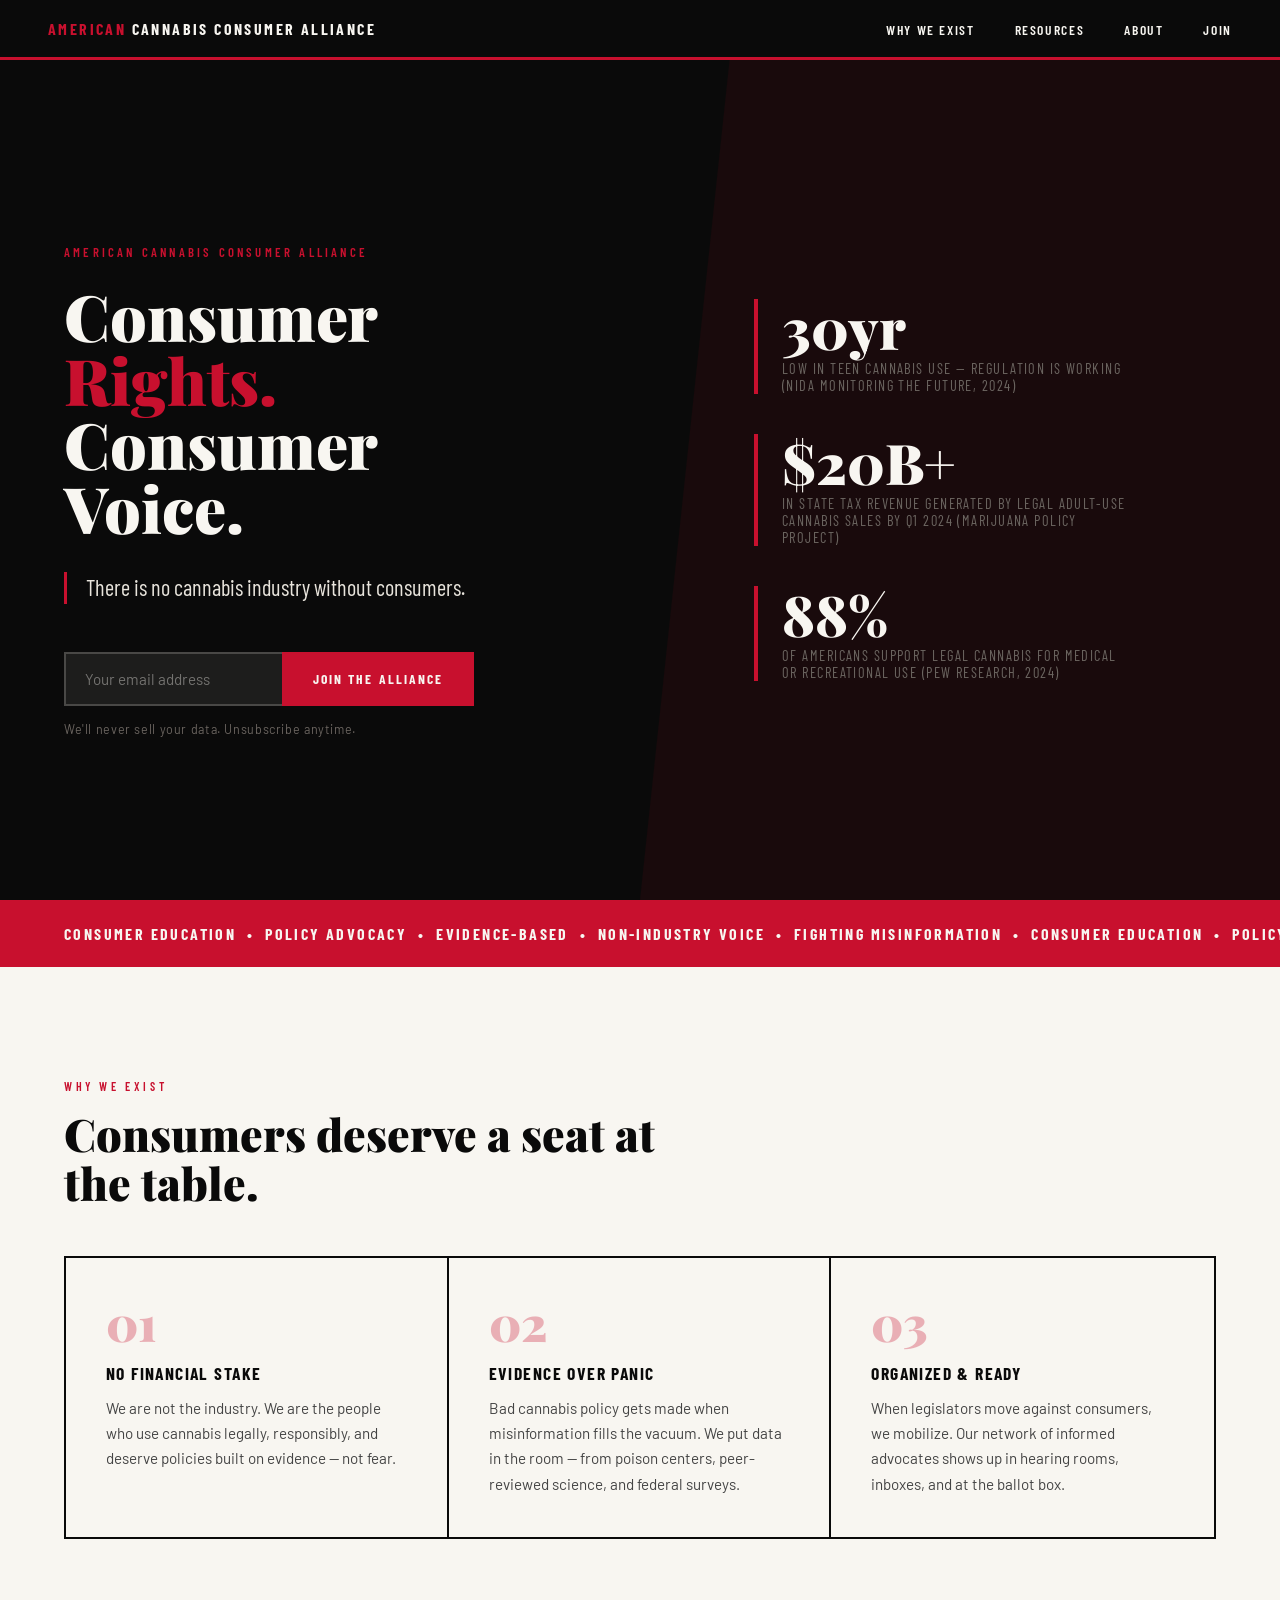
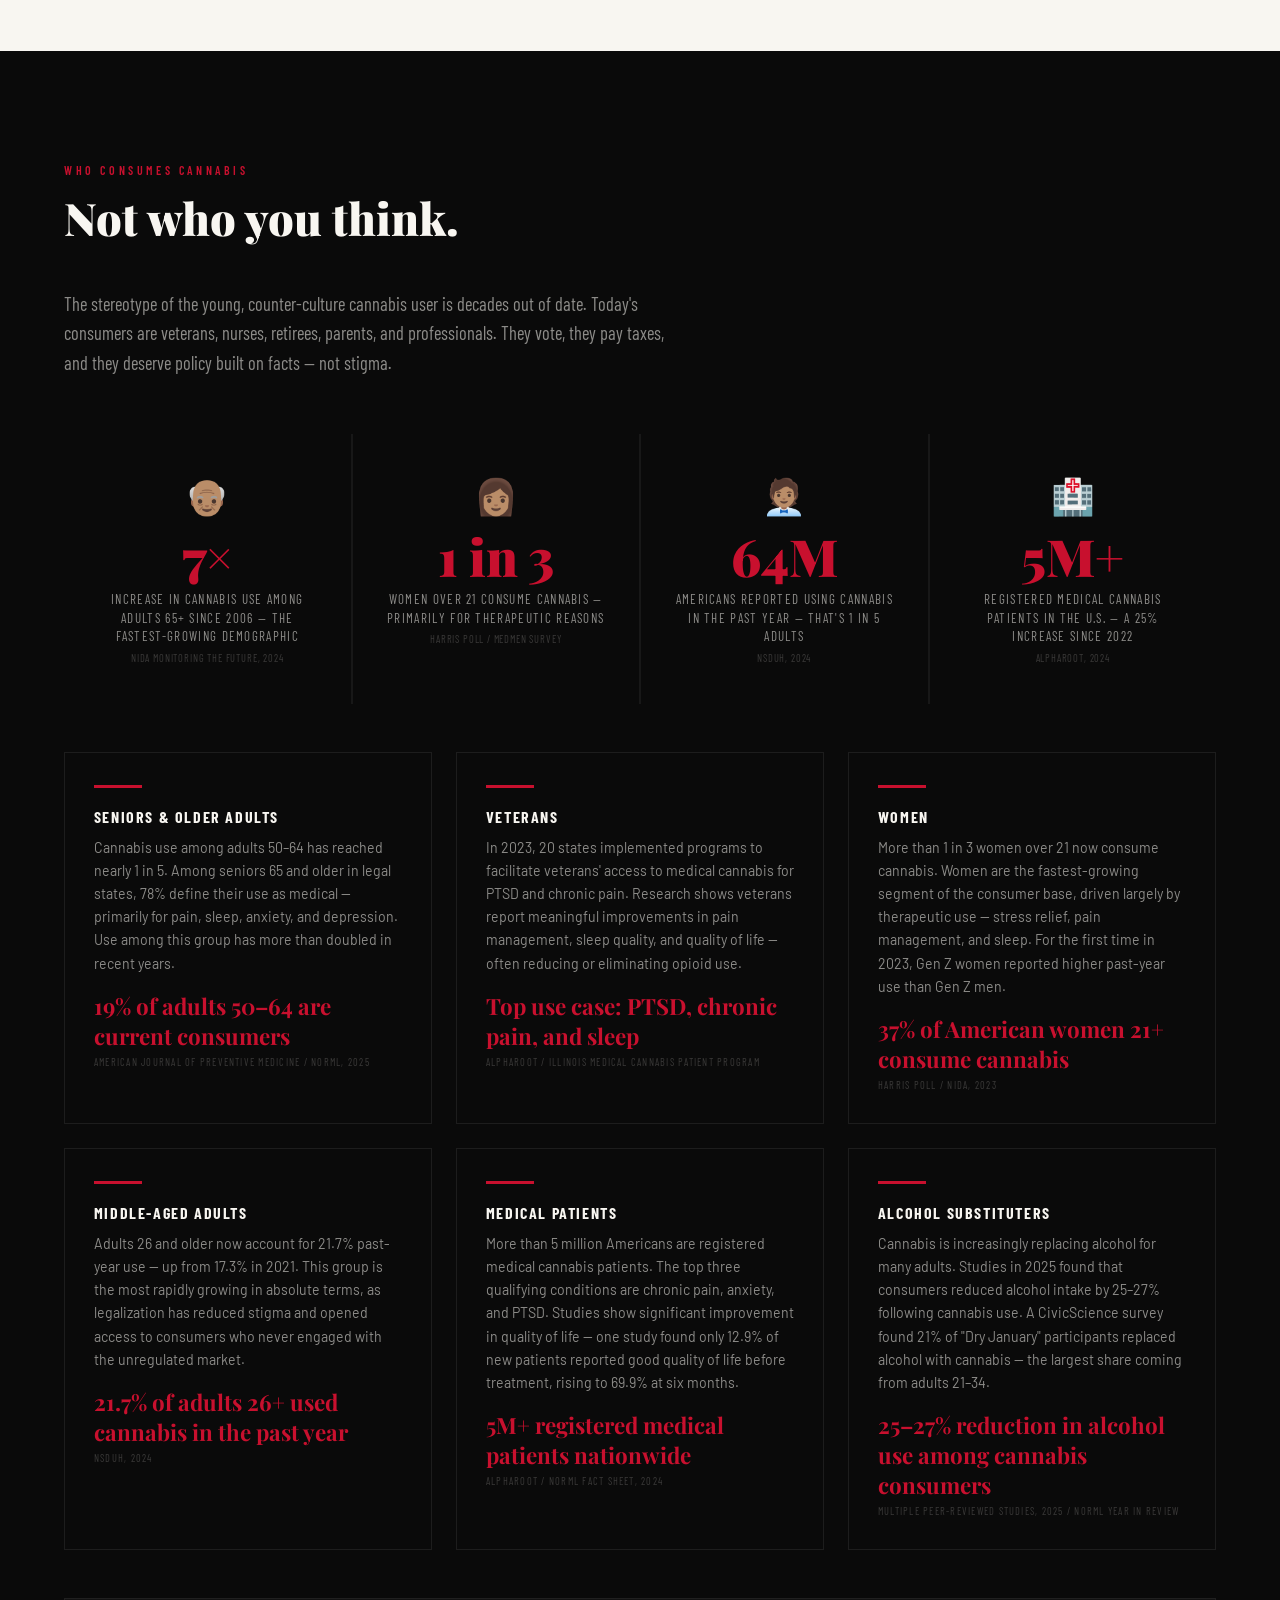
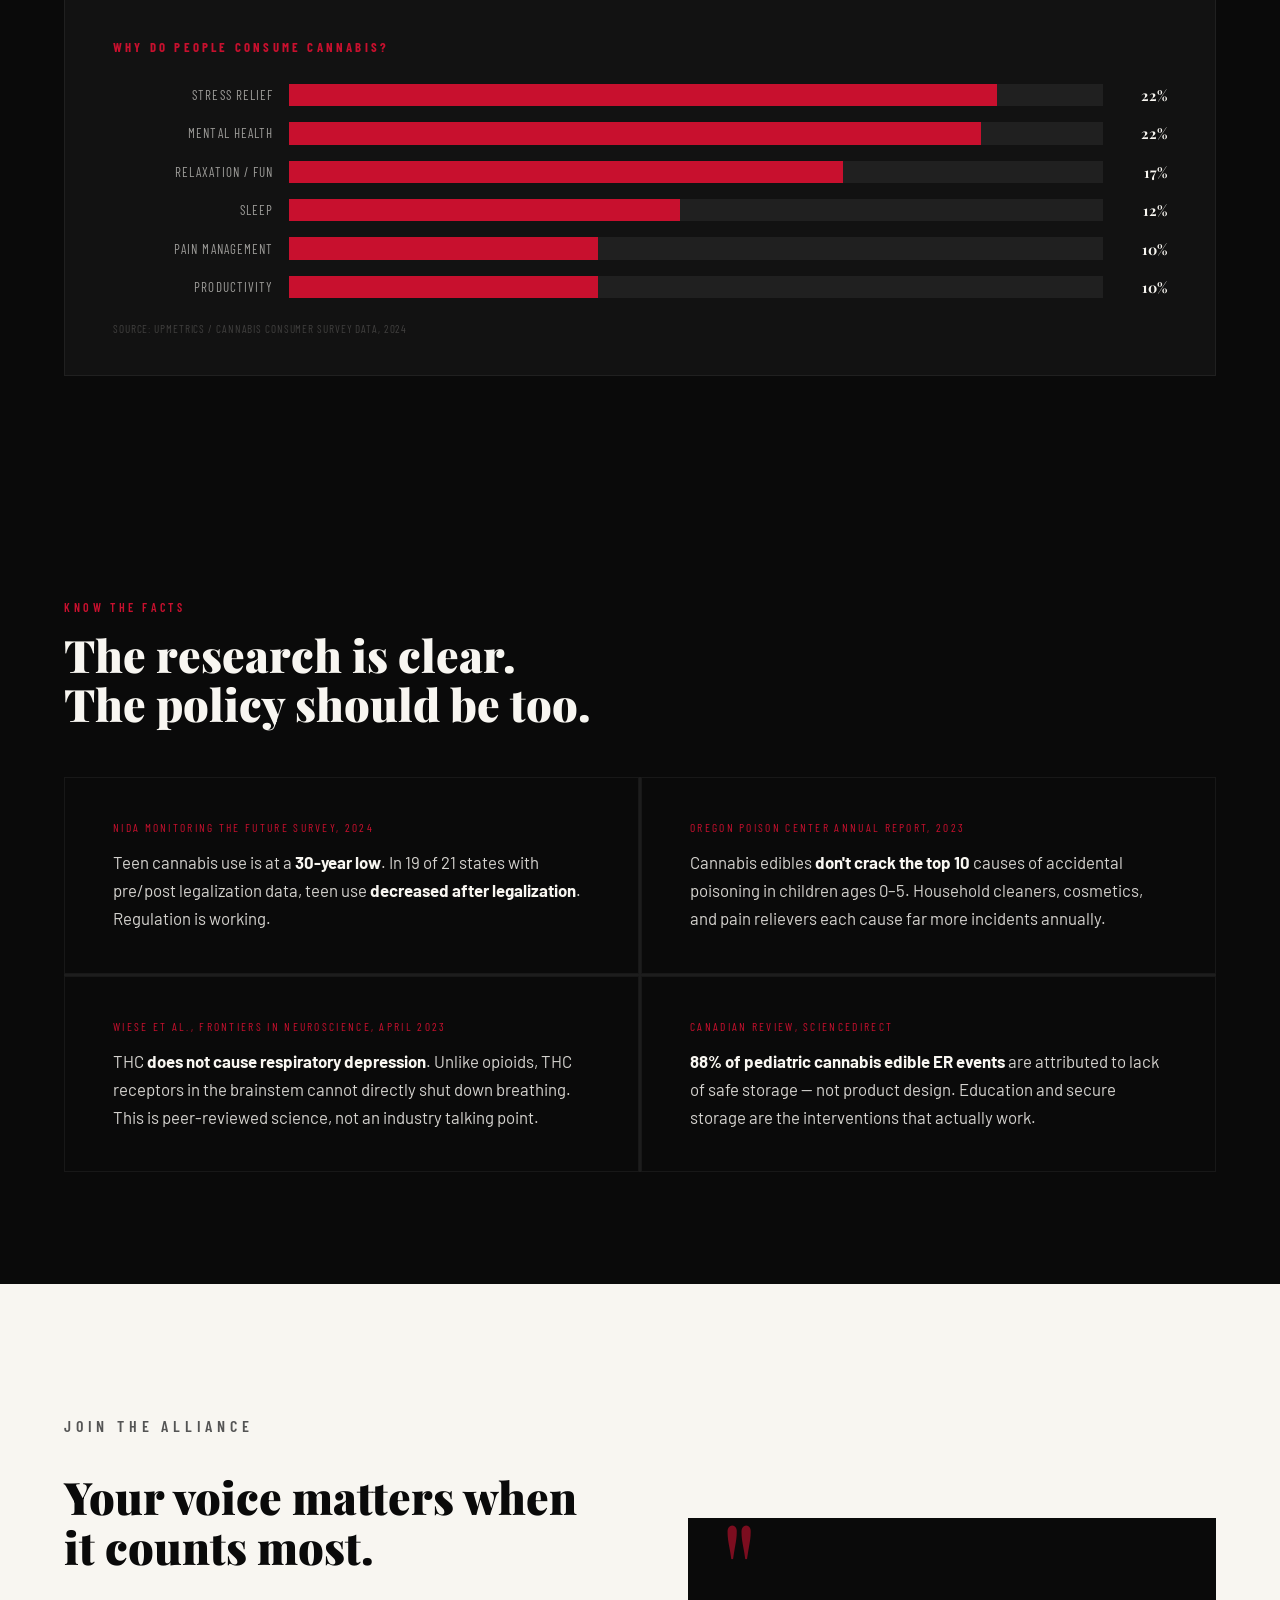
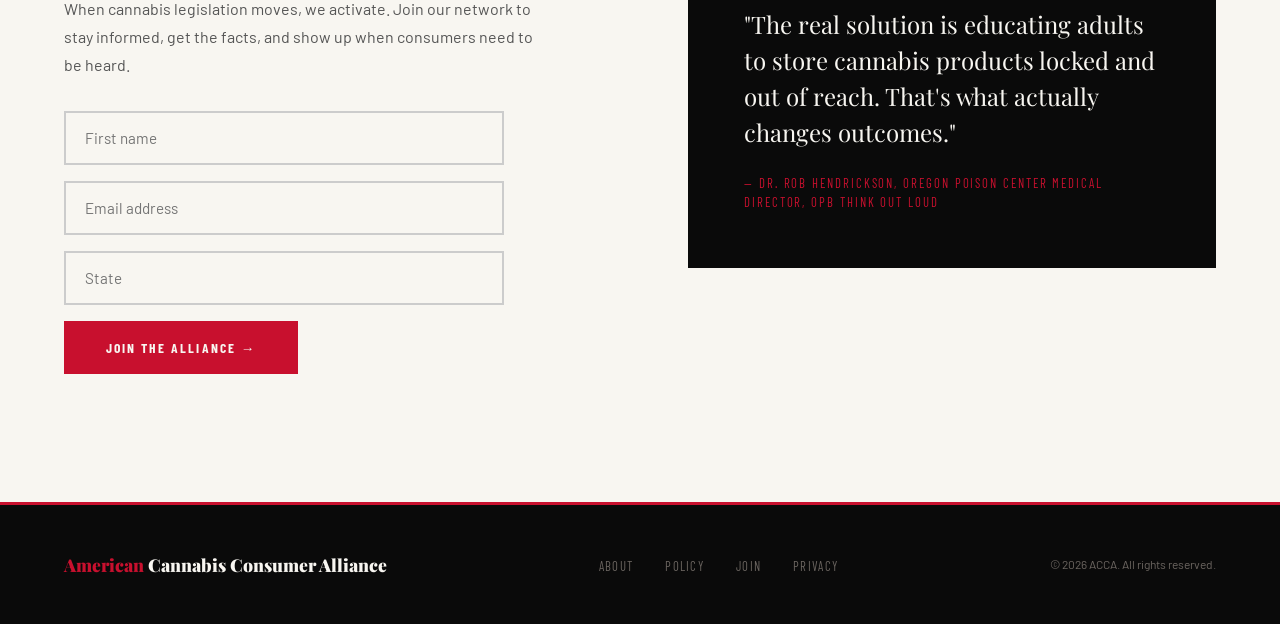
<file: index (8).html>
<!DOCTYPE html>
<html lang="en">
<head>
<meta charset="UTF-8">
<meta name="viewport" content="width=device-width, initial-scale=1.0">
<title>American Cannabis Consumer Alliance</title>
<link href="https://fonts.googleapis.com/css2?family=Playfair+Display:wght@700;900&family=Barlow+Condensed:wght@400;600;700&family=Barlow:wght@400;500&display=swap" rel="stylesheet">
<style>
  :root {
    --red: #C8102E;
    --red-dark: #9B0E24;
    --black: #0A0A0A;
    --white: #F8F6F1;
    --gray: #E8E4DC;
    --mid-gray: #6B6560;
  }

  * { margin: 0; padding: 0; box-sizing: border-box; }

  html { scroll-behavior: smooth; }

  body {
    background: var(--white);
    color: var(--black);
    font-family: 'Barlow', sans-serif;
    overflow-x: hidden;
  }

  /* NAV */
  nav {
    position: fixed;
    top: 0; left: 0; right: 0;
    z-index: 100;
    display: flex;
    justify-content: space-between;
    align-items: center;
    padding: 1.2rem 3rem;
    background: var(--black);
    border-bottom: 3px solid var(--red);
  }

  .nav-logo {
    font-family: 'Barlow Condensed', sans-serif;
    font-weight: 700;
    font-size: 1rem;
    color: var(--white);
    letter-spacing: 0.15em;
    text-transform: uppercase;
  }

  .nav-logo span {
    color: var(--red);
  }

  .nav-links {
    display: flex;
    gap: 2.5rem;
    list-style: none;
  }

  .nav-links a {
    font-family: 'Barlow Condensed', sans-serif;
    font-weight: 600;
    font-size: 0.85rem;
    letter-spacing: 0.12em;
    text-transform: uppercase;
    color: var(--white);
    text-decoration: none;
    transition: color 0.2s;
  }

  .nav-links a:hover { color: var(--red); }

  /* HERO */
  .hero {
    min-height: 100vh;
    background: var(--black);
    display: grid;
    grid-template-columns: 1fr 1fr;
    padding-top: 5rem;
    position: relative;
    overflow: hidden;
  }

  .hero::before {
    content: '';
    position: absolute;
    top: 0; right: 0;
    width: 50%;
    height: 100%;
    background: var(--red);
    clip-path: polygon(15% 0, 100% 0, 100% 100%, 0% 100%);
    opacity: 0.08;
  }

  .hero-left {
    display: flex;
    flex-direction: column;
    justify-content: center;
    padding: 5rem 3rem 5rem 4rem;
    position: relative;
    z-index: 2;
  }

  .hero-eyebrow {
    font-family: 'Barlow Condensed', sans-serif;
    font-weight: 600;
    font-size: 0.8rem;
    letter-spacing: 0.25em;
    text-transform: uppercase;
    color: var(--red);
    margin-bottom: 1.5rem;
    animation: fadeUp 0.8s ease both;
  }

  .hero-title {
    font-family: 'Playfair Display', serif;
    font-weight: 900;
    font-size: clamp(3rem, 5vw, 5.5rem);
    line-height: 1.0;
    color: var(--white);
    margin-bottom: 2rem;
    animation: fadeUp 0.8s 0.15s ease both;
  }

  .hero-title span {
    color: var(--red);
    display: block;
  }

  .hero-tagline {
    font-family: 'Barlow Condensed', sans-serif;
    font-weight: 400;
    font-size: 1.4rem;
    color: var(--gray);
    line-height: 1.4;
    margin-bottom: 3rem;
    max-width: 440px;
    animation: fadeUp 0.8s 0.3s ease both;
    border-left: 3px solid var(--red);
    padding-left: 1.2rem;
  }

  .hero-cta-group {
    display: flex;
    flex-direction: column;
    gap: 1rem;
    max-width: 400px;
    animation: fadeUp 0.8s 0.45s ease both;
  }

  .email-input-row {
    display: flex;
    gap: 0;
  }

  .email-input-row input {
    flex: 1;
    padding: 1rem 1.2rem;
    font-family: 'Barlow', sans-serif;
    font-size: 0.95rem;
    background: rgba(248,246,241,0.08);
    border: 2px solid rgba(248,246,241,0.2);
    border-right: none;
    color: var(--white);
    outline: none;
    transition: border-color 0.2s;
  }

  .email-input-row input::placeholder { color: rgba(248,246,241,0.4); }
  .email-input-row input:focus { border-color: var(--red); }

  .btn-primary {
    padding: 1rem 1.8rem;
    background: var(--red);
    color: var(--white);
    font-family: 'Barlow Condensed', sans-serif;
    font-weight: 700;
    font-size: 0.85rem;
    letter-spacing: 0.15em;
    text-transform: uppercase;
    border: 2px solid var(--red);
    cursor: pointer;
    transition: background 0.2s, color 0.2s;
    white-space: nowrap;
  }

  .btn-primary:hover {
    background: var(--red-dark);
    border-color: var(--red-dark);
  }

  .hero-subtext {
    font-size: 0.78rem;
    color: var(--mid-gray);
    letter-spacing: 0.05em;
  }

  .hero-right {
    display: flex;
    flex-direction: column;
    justify-content: center;
    align-items: center;
    padding: 5rem 4rem 5rem 2rem;
    position: relative;
    z-index: 2;
    animation: fadeUp 0.8s 0.5s ease both;
  }

  .stat-stack {
    display: flex;
    flex-direction: column;
    gap: 2.5rem;
    width: 100%;
    max-width: 380px;
  }

  .stat-item {
    border-left: 4px solid var(--red);
    padding-left: 1.5rem;
  }

  .stat-number {
    font-family: 'Playfair Display', serif;
    font-weight: 900;
    font-size: 3.5rem;
    color: var(--white);
    line-height: 1;
  }

  .stat-label {
    font-family: 'Barlow Condensed', sans-serif;
    font-size: 0.9rem;
    letter-spacing: 0.1em;
    text-transform: uppercase;
    color: var(--mid-gray);
    margin-top: 0.3rem;
  }

  /* MISSION STRIP */
  .mission-strip {
    background: var(--red);
    padding: 1.5rem 4rem;
    display: flex;
    align-items: center;
    gap: 2rem;
    overflow: hidden;
  }

  .mission-strip p {
    font-family: 'Barlow Condensed', sans-serif;
    font-weight: 700;
    font-size: 1rem;
    letter-spacing: 0.15em;
    text-transform: uppercase;
    color: var(--white);
    white-space: nowrap;
    animation: marquee 30s linear infinite;
  }

  @keyframes marquee {
    0% { transform: translateX(0); }
    100% { transform: translateX(-50%); }
  }

  /* WHY SECTION */
  .why-section {
    padding: 7rem 4rem;
    background: var(--white);
  }

  .section-label {
    font-family: 'Barlow Condensed', sans-serif;
    font-weight: 600;
    font-size: 0.75rem;
    letter-spacing: 0.3em;
    text-transform: uppercase;
    color: var(--red);
    margin-bottom: 1rem;
  }

  .section-title {
    font-family: 'Playfair Display', serif;
    font-weight: 900;
    font-size: clamp(2rem, 3.5vw, 3.2rem);
    line-height: 1.1;
    color: var(--black);
    max-width: 600px;
    margin-bottom: 3rem;
  }

  .why-grid {
    display: grid;
    grid-template-columns: repeat(3, 1fr);
    gap: 0;
    border: 2px solid var(--black);
  }

  .why-card {
    padding: 2.5rem;
    border-right: 2px solid var(--black);
    transition: background 0.25s;
  }

  .why-card:last-child { border-right: none; }

  .why-card:hover { background: var(--gray); }

  .why-number {
    font-family: 'Playfair Display', serif;
    font-weight: 900;
    font-size: 3rem;
    color: var(--red);
    opacity: 0.3;
    line-height: 1;
    margin-bottom: 1rem;
  }

  .why-card h3 {
    font-family: 'Barlow Condensed', sans-serif;
    font-weight: 700;
    font-size: 1.1rem;
    letter-spacing: 0.08em;
    text-transform: uppercase;
    margin-bottom: 0.8rem;
    color: var(--black);
  }

  .why-card p {
    font-size: 0.95rem;
    line-height: 1.65;
    color: #444;
  }

  /* FACTS SECTION */
  .facts-section {
    background: var(--black);
    padding: 7rem 4rem;
  }

  .facts-section .section-title {
    color: var(--white);
  }

  .facts-grid {
    display: grid;
    grid-template-columns: repeat(2, 1fr);
    gap: 2px;
    margin-top: 3rem;
    background: rgba(255,255,255,0.08);
  }

  .fact-card {
    background: var(--black);
    padding: 2.5rem 3rem;
    border: 1px solid rgba(255,255,255,0.06);
    transition: border-color 0.2s;
  }

  .fact-card:hover { border-color: var(--red); }

  .fact-card .fact-source {
    font-family: 'Barlow Condensed', sans-serif;
    font-size: 0.72rem;
    letter-spacing: 0.2em;
    text-transform: uppercase;
    color: var(--red);
    margin-bottom: 0.8rem;
  }

  .fact-card p {
    font-size: 1.05rem;
    line-height: 1.65;
    color: rgba(248,246,241,0.85);
  }

  .fact-card strong {
    color: var(--white);
  }

  /* JOIN SECTION */
  .join-section {
    padding: 8rem 4rem;
    background: var(--white);
    display: grid;
    grid-template-columns: 1fr 1fr;
    gap: 6rem;
    align-items: center;
  }

  .join-left .section-title {
    margin-bottom: 1.5rem;
  }

  .join-left p {
    font-size: 1rem;
    line-height: 1.75;
    color: #555;
    max-width: 480px;
    margin-bottom: 2rem;
  }

  .join-form {
    display: flex;
    flex-direction: column;
    gap: 1rem;
    max-width: 440px;
  }

  .join-form input {
    padding: 1rem 1.2rem;
    font-family: 'Barlow', sans-serif;
    font-size: 0.95rem;
    background: var(--white);
    border: 2px solid #ccc;
    color: var(--black);
    outline: none;
    transition: border-color 0.2s;
  }

  .join-form input:focus { border-color: var(--red); }

  .join-form .btn-primary {
    align-self: flex-start;
    padding: 1rem 2.5rem;
  }

  .join-right {
    background: var(--black);
    padding: 3.5rem;
    position: relative;
  }

  .join-right::before {
    content: '"';
    position: absolute;
    top: -1rem;
    left: 2rem;
    font-family: 'Playfair Display', serif;
    font-size: 8rem;
    color: var(--red);
    line-height: 1;
    opacity: 0.6;
  }

  .join-right blockquote {
    font-family: 'Playfair Display', serif;
    font-size: 1.5rem;
    line-height: 1.5;
    color: var(--white);
    margin-top: 2rem;
  }

  .join-right cite {
    display: block;
    margin-top: 1.5rem;
    font-family: 'Barlow Condensed', sans-serif;
    font-size: 0.8rem;
    letter-spacing: 0.15em;
    text-transform: uppercase;
    color: var(--red);
    font-style: normal;
  }

  /* FOOTER */
  footer {
    background: var(--black);
    border-top: 3px solid var(--red);
    padding: 3rem 4rem;
    display: flex;
    justify-content: space-between;
    align-items: center;
  }

  .footer-logo {
    font-family: 'Playfair Display', serif;
    font-weight: 900;
    font-size: 1.1rem;
    color: var(--white);
  }

  .footer-logo span { color: var(--red); }

  .footer-links {
    display: flex;
    gap: 2rem;
    list-style: none;
  }

  .footer-links a {
    font-family: 'Barlow Condensed', sans-serif;
    font-size: 0.8rem;
    letter-spacing: 0.1em;
    text-transform: uppercase;
    color: var(--mid-gray);
    text-decoration: none;
    transition: color 0.2s;
  }

  .footer-links a:hover { color: var(--red); }

  .footer-copy {
    font-size: 0.75rem;
    color: var(--mid-gray);
  }

  /* WHO CONSUMES SECTION */
  .who-section {
    padding: 7rem 4rem;
    background: var(--black);
  }
  .who-section .section-title { color: var(--white); }
  .who-intro {
    font-family: 'Barlow Condensed', sans-serif;
    font-size: 1.15rem;
    line-height: 1.6;
    color: rgba(248,246,241,0.55);
    max-width: 600px;
    margin-bottom: 3.5rem;
  }

  /* Big portrait stat row */
  .who-stat-row {
    display: grid;
    grid-template-columns: repeat(4, 1fr);
    gap: 2px;
    background: rgba(255,255,255,0.06);
    margin-bottom: 3rem;
  }
  .who-stat {
    background: var(--black);
    padding: 2.5rem 2rem;
    text-align: center;
    transition: background 0.25s;
  }
  .who-stat:hover { background: #111; }
  .who-stat-emoji {
    font-size: 2.2rem;
    display: block;
    margin-bottom: 0.8rem;
  }
  .who-stat-number {
    font-family: 'Playfair Display', serif;
    font-weight: 900;
    font-size: clamp(2.5rem, 4vw, 3.8rem);
    color: var(--red);
    line-height: 1;
  }
  .who-stat-label {
    font-family: 'Barlow Condensed', sans-serif;
    font-size: 0.82rem;
    letter-spacing: 0.1em;
    text-transform: uppercase;
    color: rgba(248,246,241,0.55);
    margin-top: 0.5rem;
    line-height: 1.4;
  }
  .who-stat-source {
    font-size: 0.65rem;
    color: rgba(248,246,241,0.2);
    margin-top: 0.4rem;
    font-family: 'Barlow Condensed', sans-serif;
    letter-spacing: 0.08em;
    text-transform: uppercase;
  }

  /* Profile cards */
  .who-profiles {
    display: grid;
    grid-template-columns: repeat(3, 1fr);
    gap: 1.5rem;
    margin-bottom: 3rem;
  }
  .profile-card {
    border: 1px solid rgba(255,255,255,0.08);
    padding: 2rem 1.8rem;
    position: relative;
    transition: border-color 0.25s;
  }
  .profile-card:hover { border-color: var(--red); }
  .profile-card::before {
    content: '';
    display: block;
    width: 3rem;
    height: 3px;
    background: var(--red);
    margin-bottom: 1.2rem;
  }
  .profile-card h3 {
    font-family: 'Barlow Condensed', sans-serif;
    font-weight: 700;
    font-size: 1rem;
    letter-spacing: 0.1em;
    text-transform: uppercase;
    color: var(--white);
    margin-bottom: 0.6rem;
  }
  .profile-card p {
    font-size: 0.88rem;
    line-height: 1.65;
    color: rgba(248,246,241,0.55);
  }
  .profile-card .profile-stat {
    font-family: 'Playfair Display', serif;
    font-weight: 700;
    font-size: 1.4rem;
    color: var(--red);
    margin-top: 1rem;
    display: block;
  }
  .profile-card .profile-source {
    font-family: 'Barlow Condensed', sans-serif;
    font-size: 0.65rem;
    letter-spacing: 0.12em;
    text-transform: uppercase;
    color: rgba(248,246,241,0.2);
    margin-top: 0.3rem;
    display: block;
  }

  /* Why they consume bar chart */
  .who-why {
    background: rgba(255,255,255,0.03);
    border: 1px solid rgba(255,255,255,0.06);
    padding: 2.5rem 3rem;
  }
  .who-why h3 {
    font-family: 'Barlow Condensed', sans-serif;
    font-weight: 700;
    font-size: 0.8rem;
    letter-spacing: 0.25em;
    text-transform: uppercase;
    color: var(--red);
    margin-bottom: 1.8rem;
  }
  .why-bars { display: flex; flex-direction: column; gap: 1rem; }
  .why-bar-row {
    display: grid;
    grid-template-columns: 160px 1fr 3rem;
    align-items: center;
    gap: 1rem;
  }
  .why-bar-label {
    font-family: 'Barlow Condensed', sans-serif;
    font-size: 0.82rem;
    letter-spacing: 0.08em;
    text-transform: uppercase;
    color: rgba(248,246,241,0.6);
    text-align: right;
  }
  .why-bar-track {
    background: rgba(255,255,255,0.06);
    height: 1.4rem;
    position: relative;
    overflow: hidden;
  }
  .why-bar-fill {
    position: absolute;
    top: 0; left: 0; bottom: 0;
    background: var(--red);
    transition: width 1s ease;
  }
  .why-bar-pct {
    font-family: 'Playfair Display', serif;
    font-weight: 700;
    font-size: 0.9rem;
    color: var(--white);
    text-align: right;
  }

  @keyframes fadeUp {
    from { opacity: 0; transform: translateY(24px); }
    to { opacity: 1; transform: translateY(0); }
  }

  @media (max-width: 768px) {
    nav { padding: 1rem 1.2rem; }
    .nav-links { display: none; }
    .nav-logo { font-size: 0.75rem; letter-spacing: 0.08em; }

    .hero { grid-template-columns: 1fr; min-height: auto; padding-top: 4.5rem; }
    .hero::before { display: none; }
    .hero-left { padding: 2.5rem 1.2rem 3rem; }
    .hero-title { font-size: 3rem; margin-bottom: 1.2rem; }
    .hero-tagline { font-size: 1.1rem; margin-bottom: 2rem; }
    .hero-right { display: block; padding: 0 1.2rem 3rem; background: var(--black); }
    .stat-stack { display: flex; flex-wrap: wrap; gap: 0; max-width: 100%; }
    .stat-item { flex: 1 1 100%; border-bottom: 1px solid rgba(255,255,255,0.08); padding: 1rem 1.2rem; }
    .stat-item:last-child { border-bottom: none; }
    .stat-number { font-size: 2.5rem; }
    .stat-label { font-size: 0.8rem; }

    .email-input-row { flex-direction: column; }
    .email-input-row input { border-right: 2px solid rgba(248,246,241,0.2); border-bottom: none; }
    .btn-primary { width: 100%; text-align: center; }

    .mission-strip { padding: 1rem 1.2rem; overflow: hidden; }
    .mission-strip p { font-size: 0.75rem; }

    .why-section { padding: 3.5rem 1.2rem; }
    .why-grid { grid-template-columns: 1fr; }
    .why-card { border-right: none; border-bottom: 2px solid var(--black); padding: 2rem 1.2rem; }
    .why-card:last-child { border-bottom: none; }

    .who-section { padding: 3.5rem 1.2rem; }
    .who-stat-row { grid-template-columns: 1fr 1fr; }
    .who-profiles { grid-template-columns: 1fr; }
    .why-bar-row { grid-template-columns: 100px 1fr 2.5rem; }
    .who-why { padding: 1.8rem 1.2rem; }
    .facts-grid { grid-template-columns: 1fr; gap: 0; }
    .fact-card { padding: 1.8rem 1.2rem; }

    .join-section { grid-template-columns: 1fr; gap: 2.5rem; padding: 3.5rem 1.2rem; }
    .join-form { max-width: 100%; }
    .join-form .btn-primary { width: 100%; }
    .join-right { padding: 2.5rem 1.5rem; }
    .join-right blockquote { font-size: 1.15rem; }
    .join-right::before { font-size: 5rem; top: -0.5rem; left: 1rem; }

    footer { flex-direction: column; gap: 1.5rem; text-align: center; padding: 2rem 1.2rem; }
    .footer-links { flex-wrap: wrap; justify-content: center; gap: 1rem; }
    .section-title { font-size: 1.8rem; }
  }
</style>
</head>
<body>

<!-- NAV -->
<nav>
  <div class="nav-logo">
    <span>American</span> Cannabis Consumer Alliance
  </div>
  <ul class="nav-links">
    <li><a href="#why">Why We Exist</a></li>
    <li><a href="acca-resources.html">Resources</a></li>
    <li><a href="acca-about.html">About</a></li>
    <li><a href="acca-membership.html">Join</a></li>
  </ul>
</nav>

<!-- HERO -->
<section class="hero">
  <div class="hero-left">
    <p class="hero-eyebrow">American Cannabis Consumer Alliance</p>
    <h1 class="hero-title">
      Consumer<br>
      <span>Rights.</span>
      Consumer<br>
      Voice.
    </h1>
    <p class="hero-tagline">There is no cannabis industry without consumers.</p>
    <div class="hero-cta-group">
      <div class="email-input-row">
        <input type="email" placeholder="Your email address">
        <button class="btn-primary">Join the Alliance</button>
      </div>
      <p class="hero-subtext">We'll never sell your data. Unsubscribe anytime.</p>
    </div>
  </div>
  <div class="hero-right">
    <div class="stat-stack">
      <div class="stat-item">
        <div class="stat-number">30yr</div>
        <div class="stat-label">Low in teen cannabis use — regulation is working (NIDA Monitoring the Future, 2024)</div>
      </div>
      <div class="stat-item">
        <div class="stat-number">$20B+</div>
        <div class="stat-label">In state tax revenue generated by legal adult-use cannabis sales by Q1 2024 (Marijuana Policy Project)</div>
      </div>
      <div class="stat-item">
        <div class="stat-number">88%</div>
        <div class="stat-label">Of Americans support legal cannabis for medical or recreational use (Pew Research, 2024)</div>
      </div>
    </div>
  </div>
</section>

<!-- MARQUEE STRIP -->
<div class="mission-strip">
  <p>
    Consumer Education &nbsp;•&nbsp; Policy Advocacy &nbsp;•&nbsp; Evidence-Based &nbsp;•&nbsp; Non-Industry Voice &nbsp;•&nbsp; Fighting Misinformation &nbsp;•&nbsp; Consumer Education &nbsp;•&nbsp; Policy Advocacy &nbsp;•&nbsp; Evidence-Based &nbsp;•&nbsp; Non-Industry Voice &nbsp;•&nbsp; Fighting Misinformation &nbsp;•&nbsp; Consumer Education &nbsp;•&nbsp; Policy Advocacy &nbsp;•&nbsp; Evidence-Based &nbsp;•&nbsp; Non-Industry Voice &nbsp;•&nbsp; Fighting Misinformation &nbsp;•&nbsp;
  </p>
</div>

<!-- WHY SECTION -->
<section class="why-section" id="why">
  <p class="section-label">Why We Exist</p>
  <h2 class="section-title">Consumers deserve a seat at the table.</h2>
  <div class="why-grid">
    <div class="why-card">
      <div class="why-number">01</div>
      <h3>No Financial Stake</h3>
      <p>We are not the industry. We are the people who use cannabis legally, responsibly, and deserve policies built on evidence — not fear.</p>
    </div>
    <div class="why-card">
      <div class="why-number">02</div>
      <h3>Evidence Over Panic</h3>
      <p>Bad cannabis policy gets made when misinformation fills the vacuum. We put data in the room — from poison centers, peer-reviewed science, and federal surveys.</p>
    </div>
    <div class="why-card">
      <div class="why-number">03</div>
      <h3>Organized & Ready</h3>
      <p>When legislators move against consumers, we mobilize. Our network of informed advocates shows up in hearing rooms, inboxes, and at the ballot box.</p>
    </div>
  </div>
</section>

<!-- FACTS SECTION -->
<!-- WHO CONSUMES SECTION -->
<section class="who-section" id="who">
  <p class="section-label">Who Consumes Cannabis</p>
  <h2 class="section-title">Not who you think.</h2>
  <p class="who-intro">The stereotype of the young, counter-culture cannabis user is decades out of date. Today's consumers are veterans, nurses, retirees, parents, and professionals. They vote, they pay taxes, and they deserve policy built on facts — not stigma.</p>

  <!-- Key stats row -->
  <div class="who-stat-row">
    <div class="who-stat">
      <span class="who-stat-emoji">👴🏽</span>
      <div class="who-stat-number">7×</div>
      <div class="who-stat-label">Increase in cannabis use among adults 65+ since 2006 — the fastest-growing demographic</div>
      <div class="who-stat-source">NIDA Monitoring the Future, 2024</div>
    </div>
    <div class="who-stat">
      <span class="who-stat-emoji">👩🏽</span>
      <div class="who-stat-number">1 in 3</div>
      <div class="who-stat-label">Women over 21 consume cannabis — primarily for therapeutic reasons</div>
      <div class="who-stat-source">Harris Poll / MedMen Survey</div>
    </div>
    <div class="who-stat">
      <span class="who-stat-emoji">🧑🏽‍💼</span>
      <div class="who-stat-number">64M</div>
      <div class="who-stat-label">Americans reported using cannabis in the past year — that's 1 in 5 adults</div>
      <div class="who-stat-source">NSDUH, 2024</div>
    </div>
    <div class="who-stat">
      <span class="who-stat-emoji">🏥</span>
      <div class="who-stat-number">5M+</div>
      <div class="who-stat-label">Registered medical cannabis patients in the U.S. — a 25% increase since 2022</div>
      <div class="who-stat-source">AlphaRoot, 2024</div>
    </div>
  </div>

  <!-- Profile cards -->
  <div class="who-profiles">
    <div class="profile-card">
      <h3>Seniors & Older Adults</h3>
      <p>Cannabis use among adults 50–64 has reached nearly 1 in 5. Among seniors 65 and older in legal states, 78% define their use as medical — primarily for pain, sleep, anxiety, and depression. Use among this group has more than doubled in recent years.</p>
      <span class="profile-stat">19% of adults 50–64 are current consumers</span>
      <span class="profile-source">American Journal of Preventive Medicine / NORML, 2025</span>
    </div>
    <div class="profile-card">
      <h3>Veterans</h3>
      <p>In 2023, 20 states implemented programs to facilitate veterans' access to medical cannabis for PTSD and chronic pain. Research shows veterans report meaningful improvements in pain management, sleep quality, and quality of life — often reducing or eliminating opioid use.</p>
      <span class="profile-stat">Top use case: PTSD, chronic pain, and sleep</span>
      <span class="profile-source">AlphaRoot / Illinois Medical Cannabis Patient Program</span>
    </div>
    <div class="profile-card">
      <h3>Women</h3>
      <p>More than 1 in 3 women over 21 now consume cannabis. Women are the fastest-growing segment of the consumer base, driven largely by therapeutic use — stress relief, pain management, and sleep. For the first time in 2023, Gen Z women reported higher past-year use than Gen Z men.</p>
      <span class="profile-stat">37% of American women 21+ consume cannabis</span>
      <span class="profile-source">Harris Poll / NIDA, 2023</span>
    </div>
    <div class="profile-card">
      <h3>Middle-Aged Adults</h3>
      <p>Adults 26 and older now account for 21.7% past-year use — up from 17.3% in 2021. This group is the most rapidly growing in absolute terms, as legalization has reduced stigma and opened access to consumers who never engaged with the unregulated market.</p>
      <span class="profile-stat">21.7% of adults 26+ used cannabis in the past year</span>
      <span class="profile-source">NSDUH, 2024</span>
    </div>
    <div class="profile-card">
      <h3>Medical Patients</h3>
      <p>More than 5 million Americans are registered medical cannabis patients. The top three qualifying conditions are chronic pain, anxiety, and PTSD. Studies show significant improvement in quality of life — one study found only 12.9% of new patients reported good quality of life before treatment, rising to 69.9% at six months.</p>
      <span class="profile-stat">5M+ registered medical patients nationwide</span>
      <span class="profile-source">AlphaRoot / NORML Fact Sheet, 2024</span>
    </div>
    <div class="profile-card">
      <h3>Alcohol Substituters</h3>
      <p>Cannabis is increasingly replacing alcohol for many adults. Studies in 2025 found that consumers reduced alcohol intake by 25–27% following cannabis use. A CivicScience survey found 21% of "Dry January" participants replaced alcohol with cannabis — the largest share coming from adults 21–34.</p>
      <span class="profile-stat">25–27% reduction in alcohol use among cannabis consumers</span>
      <span class="profile-source">Multiple peer-reviewed studies, 2025 / NORML Year in Review</span>
    </div>
  </div>

  <!-- Why people consume bar chart -->
  <div class="who-why">
    <h3>Why Do People Consume Cannabis?</h3>
    <div class="why-bars">
      <div class="why-bar-row">
        <div class="why-bar-label">Stress Relief</div>
        <div class="why-bar-track"><div class="why-bar-fill" style="width:87%"></div></div>
        <div class="why-bar-pct">22%</div>
      </div>
      <div class="why-bar-row">
        <div class="why-bar-label">Mental Health</div>
        <div class="why-bar-track"><div class="why-bar-fill" style="width:85%"></div></div>
        <div class="why-bar-pct">22%</div>
      </div>
      <div class="why-bar-row">
        <div class="why-bar-label">Relaxation / Fun</div>
        <div class="why-bar-track"><div class="why-bar-fill" style="width:68%"></div></div>
        <div class="why-bar-pct">17%</div>
      </div>
      <div class="why-bar-row">
        <div class="why-bar-label">Sleep</div>
        <div class="why-bar-track"><div class="why-bar-fill" style="width:48%"></div></div>
        <div class="why-bar-pct">12%</div>
      </div>
      <div class="why-bar-row">
        <div class="why-bar-label">Pain Management</div>
        <div class="why-bar-track"><div class="why-bar-fill" style="width:38%"></div></div>
        <div class="why-bar-pct">10%</div>
      </div>
      <div class="why-bar-row">
        <div class="why-bar-label">Productivity</div>
        <div class="why-bar-track"><div class="why-bar-fill" style="width:38%"></div></div>
        <div class="why-bar-pct">10%</div>
      </div>
    </div>
    <p style="font-size:0.7rem;color:rgba(248,246,241,0.2);margin-top:1.5rem;font-family:'Barlow Condensed',sans-serif;letter-spacing:0.08em;text-transform:uppercase;">Source: Upmetrics / Cannabis consumer survey data, 2024</p>
  </div>
</section>


<section class="facts-section" id="facts">
  <p class="section-label">Know the Facts</p>
  <h2 class="section-title" style="color:var(--white);font-size:clamp(2rem,3.5vw,3.2rem);margin-bottom:0.5rem;">The research is clear.<br>The policy should be too.</h2>
  <div class="facts-grid">
    <div class="fact-card">
      <p class="fact-source">NIDA Monitoring the Future Survey, 2024</p>
      <p>Teen cannabis use is at a <strong>30-year low</strong>. In 19 of 21 states with pre/post legalization data, teen use <strong>decreased after legalization</strong>. Regulation is working.</p>
    </div>
    <div class="fact-card">
      <p class="fact-source">Oregon Poison Center Annual Report, 2023</p>
      <p>Cannabis edibles <strong>don't crack the top 10</strong> causes of accidental poisoning in children ages 0–5. Household cleaners, cosmetics, and pain relievers each cause far more incidents annually.</p>
    </div>
    <div class="fact-card">
      <p class="fact-source">Wiese et al., Frontiers in Neuroscience, April 2023</p>
      <p>THC <strong>does not cause respiratory depression</strong>. Unlike opioids, THC receptors in the brainstem cannot directly shut down breathing. This is peer-reviewed science, not an industry talking point.</p>
    </div>
    <div class="fact-card">
      <p class="fact-source">Canadian Review, ScienceDirect</p>
      <p><strong>88% of pediatric cannabis edible ER events</strong> are attributed to lack of safe storage — not product design. Education and secure storage are the interventions that actually work.</p>
    </div>
  </div>
</section>

<!-- JOIN SECTION -->
<section class="join-section" id="join">
  <div class="join-left">
    <p class="section-label">Join the Alliance</p>
    <h2 class="section-title">Your voice matters when it counts most.</h2>
    <p>When cannabis legislation moves, we activate. Join our network to stay informed, get the facts, and show up when consumers need to be heard.</p>
    <div class="join-form">
      <input type="text" placeholder="First name">
      <input type="email" placeholder="Email address">
      <input type="text" placeholder="State">
      <button class="btn-primary">Join the Alliance →</button>
    </div>
  </div>
  <div class="join-right">
    <blockquote>
      "The real solution is educating adults to store cannabis products locked and out of reach. That's what actually changes outcomes."
      <cite>— Dr. Rob Hendrickson, Oregon Poison Center Medical Director, OPB Think Out Loud</cite>
    </blockquote>
  </div>
</section>

<!-- FOOTER -->
<footer>
  <div class="footer-logo">
    <span>American</span> Cannabis Consumer Alliance
  </div>
  <ul class="footer-links">
    <li><a href="acca-about.html">About</a></li>
    <li><a href="acca-resources.html">Policy</a></li>
    <li><a href="acca-membership.html">Join</a></li>
    <li><a href="#">Privacy</a></li>
  </ul>
  <p class="footer-copy">© 2026 ACCA. All rights reserved.</p>
</footer>

</body>
</html>
</file>
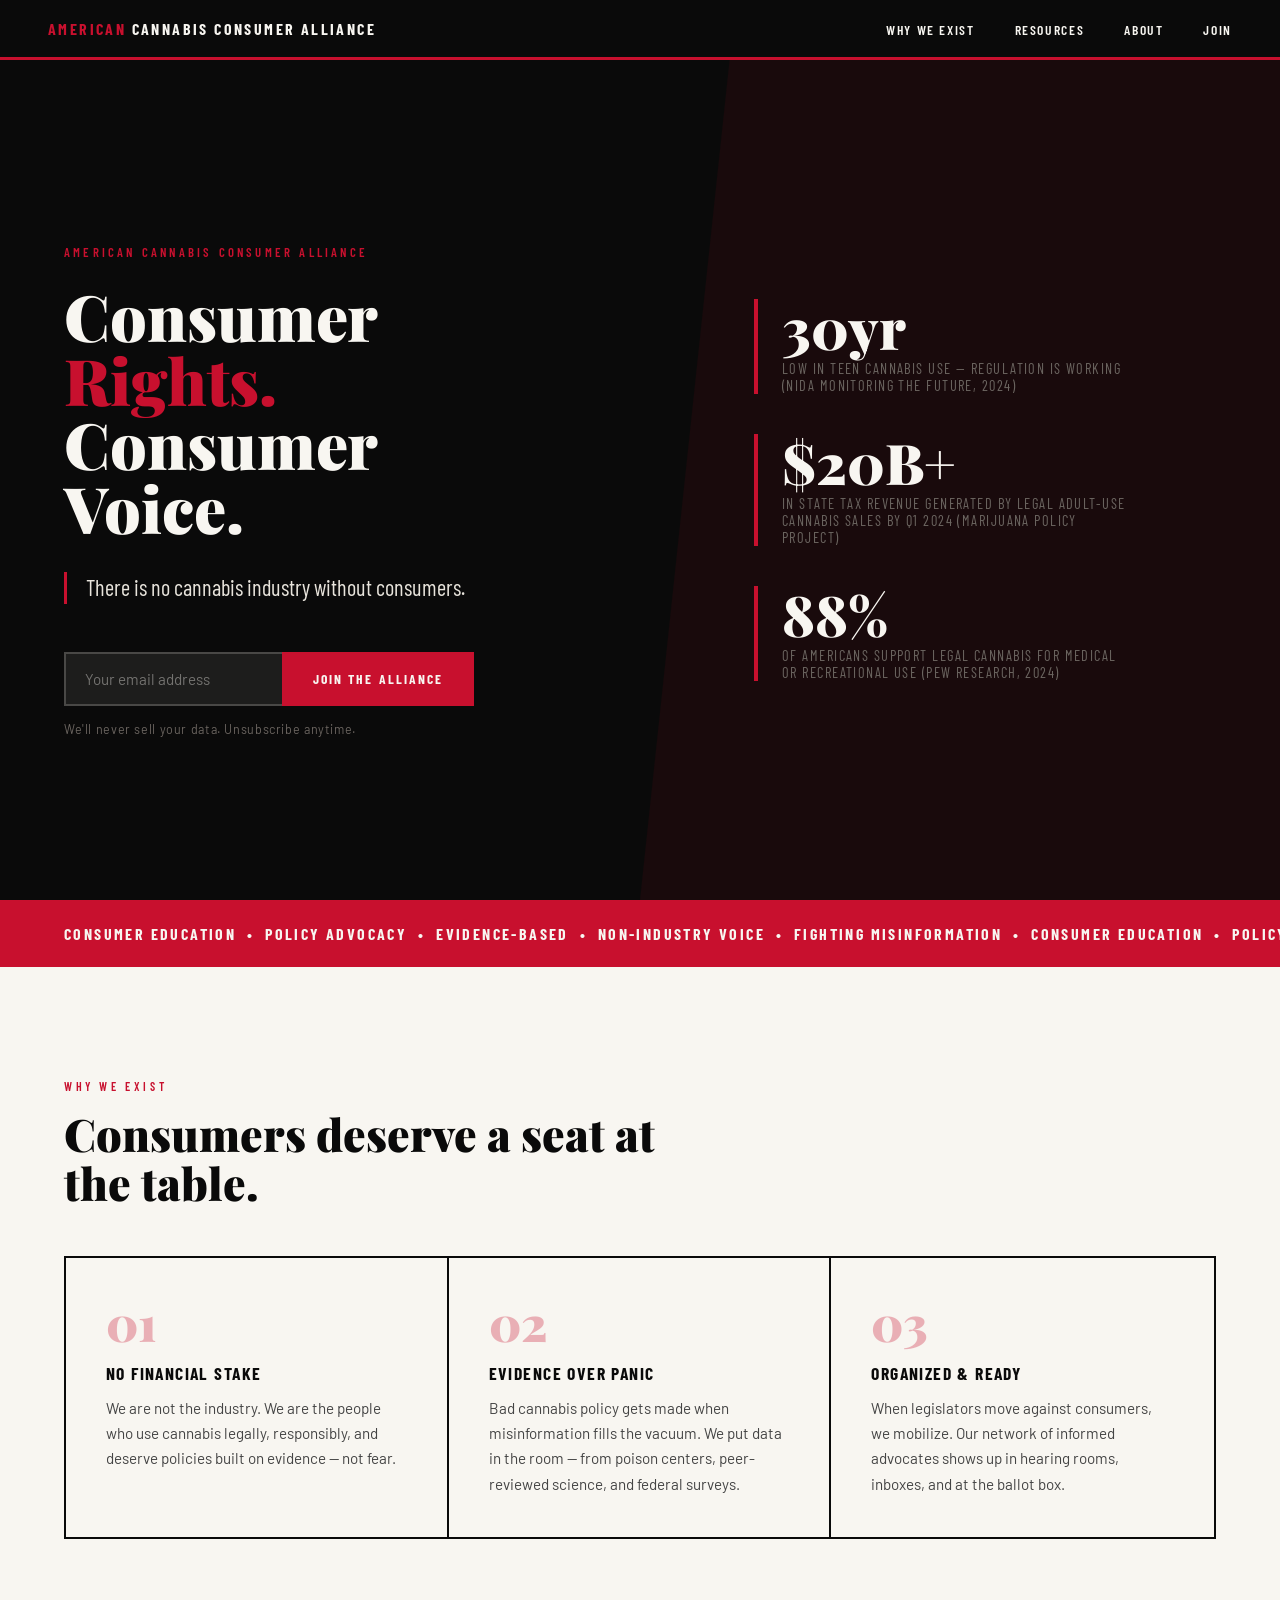
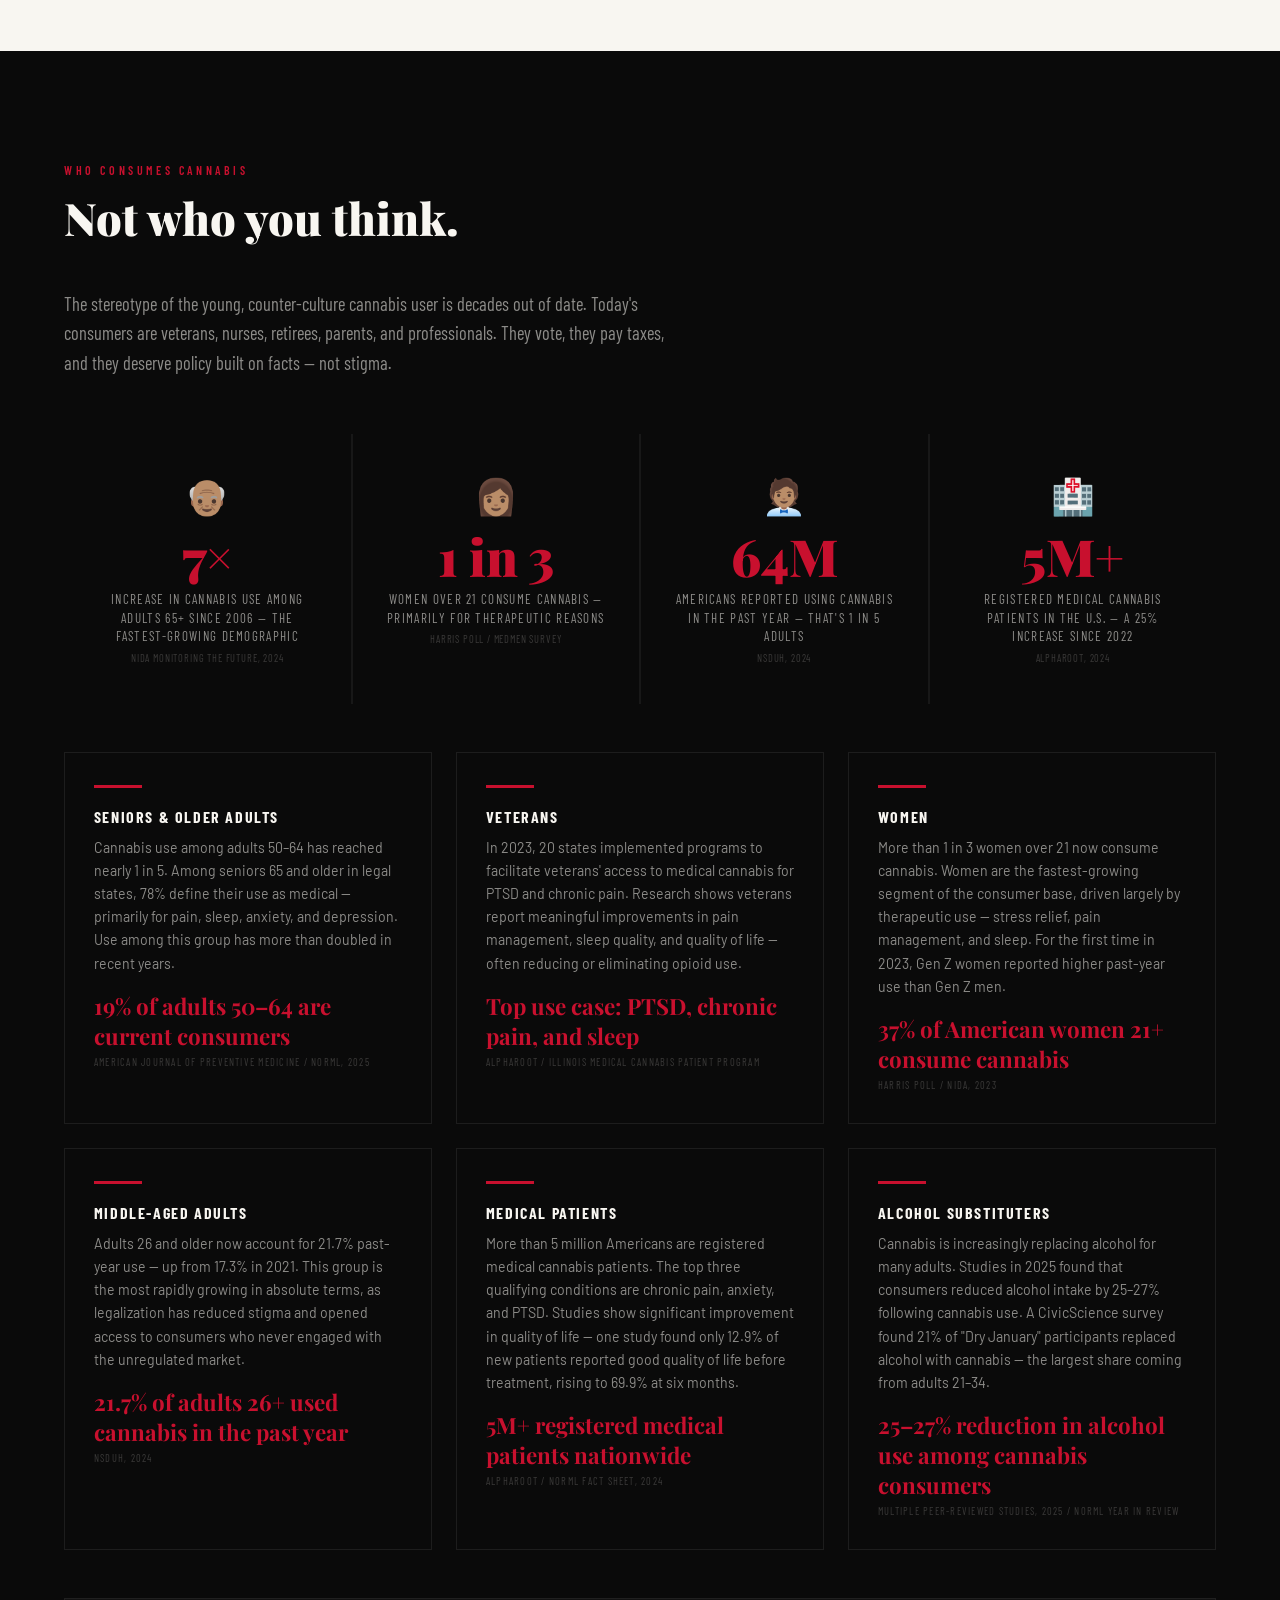
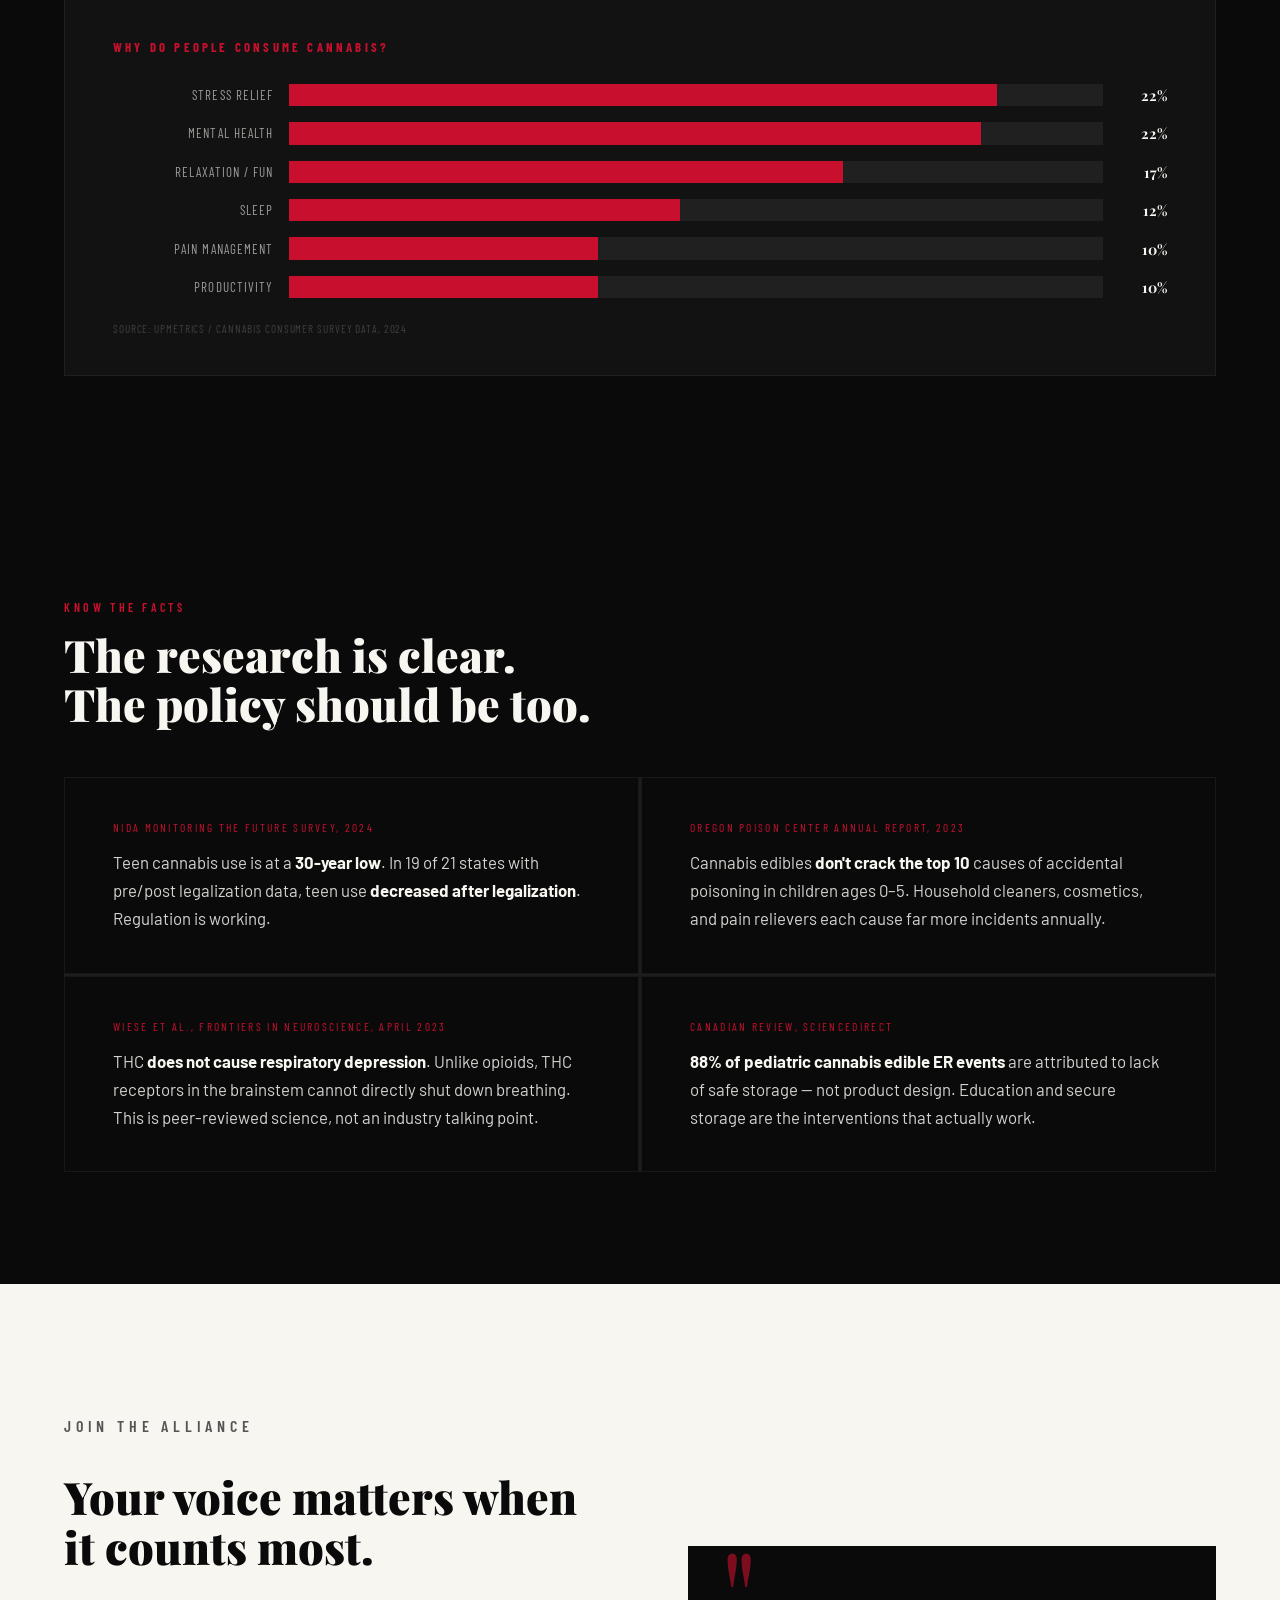
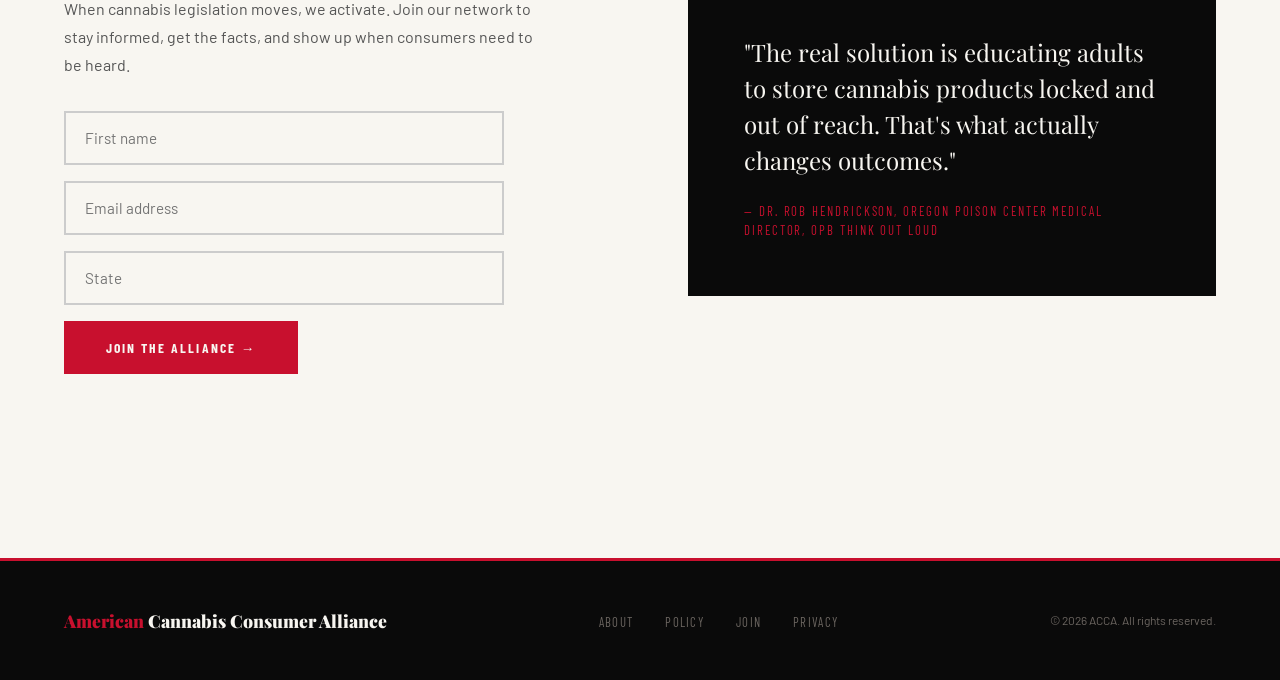
<file: index (9).html>
<!DOCTYPE html>
<html lang="en">
<head>
<meta charset="UTF-8">
<meta name="viewport" content="width=device-width, initial-scale=1.0">
<title>American Cannabis Consumer Alliance</title>
<!-- MailerLite Universal -->
<script>
    (function(w,d,e,u,f,l,n){w[f]=w[f]||function(){(w[f].q=w[f].q||[])
    .push(arguments);},l=d.createElement(e),l.async=1,l.src=u,
    n=d.getElementsByTagName(e)[0],n.parentNode.insertBefore(l,n);})
    (window,document,'script','https://assets.mailerlite.com/js/universal.js','ml');
    ml('account', '2176802');
</script>
<!-- End MailerLite Universal -->
<link href="https://fonts.googleapis.com/css2?family=Playfair+Display:wght@700;900&family=Barlow+Condensed:wght@400;600;700&family=Barlow:wght@400;500&display=swap" rel="stylesheet">
<style>
  :root {
    --red: #C8102E;
    --red-dark: #9B0E24;
    --black: #0A0A0A;
    --white: #F8F6F1;
    --gray: #E8E4DC;
    --mid-gray: #6B6560;
  }

  * { margin: 0; padding: 0; box-sizing: border-box; }

  html { scroll-behavior: smooth; }

  body {
    background: var(--white);
    color: var(--black);
    font-family: 'Barlow', sans-serif;
    overflow-x: hidden;
  }

  /* NAV */
  nav {
    position: fixed;
    top: 0; left: 0; right: 0;
    z-index: 100;
    display: flex;
    justify-content: space-between;
    align-items: center;
    padding: 1.2rem 3rem;
    background: var(--black);
    border-bottom: 3px solid var(--red);
  }

  .nav-logo {
    font-family: 'Barlow Condensed', sans-serif;
    font-weight: 700;
    font-size: 1rem;
    color: var(--white);
    letter-spacing: 0.15em;
    text-transform: uppercase;
  }

  .nav-logo span {
    color: var(--red);
  }

  .nav-links {
    display: flex;
    gap: 2.5rem;
    list-style: none;
  }

  .nav-links a {
    font-family: 'Barlow Condensed', sans-serif;
    font-weight: 600;
    font-size: 0.85rem;
    letter-spacing: 0.12em;
    text-transform: uppercase;
    color: var(--white);
    text-decoration: none;
    transition: color 0.2s;
  }

  .nav-links a:hover { color: var(--red); }

  /* HERO */
  .hero {
    min-height: 100vh;
    background: var(--black);
    display: grid;
    grid-template-columns: 1fr 1fr;
    padding-top: 5rem;
    position: relative;
    overflow: hidden;
  }

  .hero::before {
    content: '';
    position: absolute;
    top: 0; right: 0;
    width: 50%;
    height: 100%;
    background: var(--red);
    clip-path: polygon(15% 0, 100% 0, 100% 100%, 0% 100%);
    opacity: 0.08;
  }

  .hero-left {
    display: flex;
    flex-direction: column;
    justify-content: center;
    padding: 5rem 3rem 5rem 4rem;
    position: relative;
    z-index: 2;
  }

  .hero-eyebrow {
    font-family: 'Barlow Condensed', sans-serif;
    font-weight: 600;
    font-size: 0.8rem;
    letter-spacing: 0.25em;
    text-transform: uppercase;
    color: var(--red);
    margin-bottom: 1.5rem;
    animation: fadeUp 0.8s ease both;
  }

  .hero-title {
    font-family: 'Playfair Display', serif;
    font-weight: 900;
    font-size: clamp(3rem, 5vw, 5.5rem);
    line-height: 1.0;
    color: var(--white);
    margin-bottom: 2rem;
    animation: fadeUp 0.8s 0.15s ease both;
  }

  .hero-title span {
    color: var(--red);
    display: block;
  }

  .hero-tagline {
    font-family: 'Barlow Condensed', sans-serif;
    font-weight: 400;
    font-size: 1.4rem;
    color: var(--gray);
    line-height: 1.4;
    margin-bottom: 3rem;
    max-width: 440px;
    animation: fadeUp 0.8s 0.3s ease both;
    border-left: 3px solid var(--red);
    padding-left: 1.2rem;
  }

  .hero-cta-group {
    display: flex;
    flex-direction: column;
    gap: 1rem;
    max-width: 400px;
    animation: fadeUp 0.8s 0.45s ease both;
  }

  .email-input-row {
    display: flex;
    gap: 0;
  }

  .email-input-row input {
    flex: 1;
    padding: 1rem 1.2rem;
    font-family: 'Barlow', sans-serif;
    font-size: 0.95rem;
    background: rgba(248,246,241,0.08);
    border: 2px solid rgba(248,246,241,0.2);
    border-right: none;
    color: var(--white);
    outline: none;
    transition: border-color 0.2s;
  }

  .email-input-row input::placeholder { color: rgba(248,246,241,0.4); }
  .email-input-row input:focus { border-color: var(--red); }

  .btn-primary {
    padding: 1rem 1.8rem;
    background: var(--red);
    color: var(--white);
    font-family: 'Barlow Condensed', sans-serif;
    font-weight: 700;
    font-size: 0.85rem;
    letter-spacing: 0.15em;
    text-transform: uppercase;
    border: 2px solid var(--red);
    cursor: pointer;
    transition: background 0.2s, color 0.2s;
    white-space: nowrap;
  }

  .btn-primary:hover {
    background: var(--red-dark);
    border-color: var(--red-dark);
  }

  .hero-subtext {
    font-size: 0.78rem;
    color: var(--mid-gray);
    letter-spacing: 0.05em;
  }

  .hero-right {
    display: flex;
    flex-direction: column;
    justify-content: center;
    align-items: center;
    padding: 5rem 4rem 5rem 2rem;
    position: relative;
    z-index: 2;
    animation: fadeUp 0.8s 0.5s ease both;
  }

  .stat-stack {
    display: flex;
    flex-direction: column;
    gap: 2.5rem;
    width: 100%;
    max-width: 380px;
  }

  .stat-item {
    border-left: 4px solid var(--red);
    padding-left: 1.5rem;
  }

  .stat-number {
    font-family: 'Playfair Display', serif;
    font-weight: 900;
    font-size: 3.5rem;
    color: var(--white);
    line-height: 1;
  }

  .stat-label {
    font-family: 'Barlow Condensed', sans-serif;
    font-size: 0.9rem;
    letter-spacing: 0.1em;
    text-transform: uppercase;
    color: var(--mid-gray);
    margin-top: 0.3rem;
  }

  /* MISSION STRIP */
  .mission-strip {
    background: var(--red);
    padding: 1.5rem 4rem;
    display: flex;
    align-items: center;
    gap: 2rem;
    overflow: hidden;
  }

  .mission-strip p {
    font-family: 'Barlow Condensed', sans-serif;
    font-weight: 700;
    font-size: 1rem;
    letter-spacing: 0.15em;
    text-transform: uppercase;
    color: var(--white);
    white-space: nowrap;
    animation: marquee 30s linear infinite;
  }

  @keyframes marquee {
    0% { transform: translateX(0); }
    100% { transform: translateX(-50%); }
  }

  /* WHY SECTION */
  .why-section {
    padding: 7rem 4rem;
    background: var(--white);
  }

  .section-label {
    font-family: 'Barlow Condensed', sans-serif;
    font-weight: 600;
    font-size: 0.75rem;
    letter-spacing: 0.3em;
    text-transform: uppercase;
    color: var(--red);
    margin-bottom: 1rem;
  }

  .section-title {
    font-family: 'Playfair Display', serif;
    font-weight: 900;
    font-size: clamp(2rem, 3.5vw, 3.2rem);
    line-height: 1.1;
    color: var(--black);
    max-width: 600px;
    margin-bottom: 3rem;
  }

  .why-grid {
    display: grid;
    grid-template-columns: repeat(3, 1fr);
    gap: 0;
    border: 2px solid var(--black);
  }

  .why-card {
    padding: 2.5rem;
    border-right: 2px solid var(--black);
    transition: background 0.25s;
  }

  .why-card:last-child { border-right: none; }

  .why-card:hover { background: var(--gray); }

  .why-number {
    font-family: 'Playfair Display', serif;
    font-weight: 900;
    font-size: 3rem;
    color: var(--red);
    opacity: 0.3;
    line-height: 1;
    margin-bottom: 1rem;
  }

  .why-card h3 {
    font-family: 'Barlow Condensed', sans-serif;
    font-weight: 700;
    font-size: 1.1rem;
    letter-spacing: 0.08em;
    text-transform: uppercase;
    margin-bottom: 0.8rem;
    color: var(--black);
  }

  .why-card p {
    font-size: 0.95rem;
    line-height: 1.65;
    color: #444;
  }

  /* FACTS SECTION */
  .facts-section {
    background: var(--black);
    padding: 7rem 4rem;
  }

  .facts-section .section-title {
    color: var(--white);
  }

  .facts-grid {
    display: grid;
    grid-template-columns: repeat(2, 1fr);
    gap: 2px;
    margin-top: 3rem;
    background: rgba(255,255,255,0.08);
  }

  .fact-card {
    background: var(--black);
    padding: 2.5rem 3rem;
    border: 1px solid rgba(255,255,255,0.06);
    transition: border-color 0.2s;
  }

  .fact-card:hover { border-color: var(--red); }

  .fact-card .fact-source {
    font-family: 'Barlow Condensed', sans-serif;
    font-size: 0.72rem;
    letter-spacing: 0.2em;
    text-transform: uppercase;
    color: var(--red);
    margin-bottom: 0.8rem;
  }

  .fact-card p {
    font-size: 1.05rem;
    line-height: 1.65;
    color: rgba(248,246,241,0.85);
  }

  .fact-card strong {
    color: var(--white);
  }

  /* JOIN SECTION */
  .join-section {
    padding: 8rem 4rem;
    background: var(--white);
    display: grid;
    grid-template-columns: 1fr 1fr;
    gap: 6rem;
    align-items: center;
  }

  .join-left .section-title {
    margin-bottom: 1.5rem;
  }

  .join-left p {
    font-size: 1rem;
    line-height: 1.75;
    color: #555;
    max-width: 480px;
    margin-bottom: 2rem;
  }

  .join-form {
    display: flex;
    flex-direction: column;
    gap: 1rem;
    max-width: 440px;
  }

  .join-form input {
    padding: 1rem 1.2rem;
    font-family: 'Barlow', sans-serif;
    font-size: 0.95rem;
    background: var(--white);
    border: 2px solid #ccc;
    color: var(--black);
    outline: none;
    transition: border-color 0.2s;
  }

  .join-form input:focus { border-color: var(--red); }

  .join-form .btn-primary {
    align-self: flex-start;
    padding: 1rem 2.5rem;
  }

  .join-right {
    background: var(--black);
    padding: 3.5rem;
    position: relative;
  }

  .join-right::before {
    content: '"';
    position: absolute;
    top: -1rem;
    left: 2rem;
    font-family: 'Playfair Display', serif;
    font-size: 8rem;
    color: var(--red);
    line-height: 1;
    opacity: 0.6;
  }

  .join-right blockquote {
    font-family: 'Playfair Display', serif;
    font-size: 1.5rem;
    line-height: 1.5;
    color: var(--white);
    margin-top: 2rem;
  }

  .join-right cite {
    display: block;
    margin-top: 1.5rem;
    font-family: 'Barlow Condensed', sans-serif;
    font-size: 0.8rem;
    letter-spacing: 0.15em;
    text-transform: uppercase;
    color: var(--red);
    font-style: normal;
  }

  /* FOOTER */
  footer {
    background: var(--black);
    border-top: 3px solid var(--red);
    padding: 3rem 4rem;
    display: flex;
    justify-content: space-between;
    align-items: center;
  }

  .footer-logo {
    font-family: 'Playfair Display', serif;
    font-weight: 900;
    font-size: 1.1rem;
    color: var(--white);
  }

  .footer-logo span { color: var(--red); }

  .footer-links {
    display: flex;
    gap: 2rem;
    list-style: none;
  }

  .footer-links a {
    font-family: 'Barlow Condensed', sans-serif;
    font-size: 0.8rem;
    letter-spacing: 0.1em;
    text-transform: uppercase;
    color: var(--mid-gray);
    text-decoration: none;
    transition: color 0.2s;
  }

  .footer-links a:hover { color: var(--red); }

  .footer-copy {
    font-size: 0.75rem;
    color: var(--mid-gray);
  }

  /* WHO CONSUMES SECTION */
  .who-section {
    padding: 7rem 4rem;
    background: var(--black);
  }
  .who-section .section-title { color: var(--white); }
  .who-intro {
    font-family: 'Barlow Condensed', sans-serif;
    font-size: 1.15rem;
    line-height: 1.6;
    color: rgba(248,246,241,0.55);
    max-width: 600px;
    margin-bottom: 3.5rem;
  }

  /* Big portrait stat row */
  .who-stat-row {
    display: grid;
    grid-template-columns: repeat(4, 1fr);
    gap: 2px;
    background: rgba(255,255,255,0.06);
    margin-bottom: 3rem;
  }
  .who-stat {
    background: var(--black);
    padding: 2.5rem 2rem;
    text-align: center;
    transition: background 0.25s;
  }
  .who-stat:hover { background: #111; }
  .who-stat-emoji {
    font-size: 2.2rem;
    display: block;
    margin-bottom: 0.8rem;
  }
  .who-stat-number {
    font-family: 'Playfair Display', serif;
    font-weight: 900;
    font-size: clamp(2.5rem, 4vw, 3.8rem);
    color: var(--red);
    line-height: 1;
  }
  .who-stat-label {
    font-family: 'Barlow Condensed', sans-serif;
    font-size: 0.82rem;
    letter-spacing: 0.1em;
    text-transform: uppercase;
    color: rgba(248,246,241,0.55);
    margin-top: 0.5rem;
    line-height: 1.4;
  }
  .who-stat-source {
    font-size: 0.65rem;
    color: rgba(248,246,241,0.2);
    margin-top: 0.4rem;
    font-family: 'Barlow Condensed', sans-serif;
    letter-spacing: 0.08em;
    text-transform: uppercase;
  }

  /* Profile cards */
  .who-profiles {
    display: grid;
    grid-template-columns: repeat(3, 1fr);
    gap: 1.5rem;
    margin-bottom: 3rem;
  }
  .profile-card {
    border: 1px solid rgba(255,255,255,0.08);
    padding: 2rem 1.8rem;
    position: relative;
    transition: border-color 0.25s;
  }
  .profile-card:hover { border-color: var(--red); }
  .profile-card::before {
    content: '';
    display: block;
    width: 3rem;
    height: 3px;
    background: var(--red);
    margin-bottom: 1.2rem;
  }
  .profile-card h3 {
    font-family: 'Barlow Condensed', sans-serif;
    font-weight: 700;
    font-size: 1rem;
    letter-spacing: 0.1em;
    text-transform: uppercase;
    color: var(--white);
    margin-bottom: 0.6rem;
  }
  .profile-card p {
    font-size: 0.88rem;
    line-height: 1.65;
    color: rgba(248,246,241,0.55);
  }
  .profile-card .profile-stat {
    font-family: 'Playfair Display', serif;
    font-weight: 700;
    font-size: 1.4rem;
    color: var(--red);
    margin-top: 1rem;
    display: block;
  }
  .profile-card .profile-source {
    font-family: 'Barlow Condensed', sans-serif;
    font-size: 0.65rem;
    letter-spacing: 0.12em;
    text-transform: uppercase;
    color: rgba(248,246,241,0.2);
    margin-top: 0.3rem;
    display: block;
  }

  /* Why they consume bar chart */
  .who-why {
    background: rgba(255,255,255,0.03);
    border: 1px solid rgba(255,255,255,0.06);
    padding: 2.5rem 3rem;
  }
  .who-why h3 {
    font-family: 'Barlow Condensed', sans-serif;
    font-weight: 700;
    font-size: 0.8rem;
    letter-spacing: 0.25em;
    text-transform: uppercase;
    color: var(--red);
    margin-bottom: 1.8rem;
  }
  .why-bars { display: flex; flex-direction: column; gap: 1rem; }
  .why-bar-row {
    display: grid;
    grid-template-columns: 160px 1fr 3rem;
    align-items: center;
    gap: 1rem;
  }
  .why-bar-label {
    font-family: 'Barlow Condensed', sans-serif;
    font-size: 0.82rem;
    letter-spacing: 0.08em;
    text-transform: uppercase;
    color: rgba(248,246,241,0.6);
    text-align: right;
  }
  .why-bar-track {
    background: rgba(255,255,255,0.06);
    height: 1.4rem;
    position: relative;
    overflow: hidden;
  }
  .why-bar-fill {
    position: absolute;
    top: 0; left: 0; bottom: 0;
    background: var(--red);
    transition: width 1s ease;
  }
  .why-bar-pct {
    font-family: 'Playfair Display', serif;
    font-weight: 700;
    font-size: 0.9rem;
    color: var(--white);
    text-align: right;
  }

  @keyframes fadeUp {
    from { opacity: 0; transform: translateY(24px); }
    to { opacity: 1; transform: translateY(0); }
  }

  @media (max-width: 768px) {
    nav { padding: 1rem 1.2rem; }
    .nav-links { display: none; }
    .nav-logo { font-size: 0.75rem; letter-spacing: 0.08em; }

    .hero { grid-template-columns: 1fr; min-height: auto; padding-top: 4.5rem; }
    .hero::before { display: none; }
    .hero-left { padding: 2.5rem 1.2rem 3rem; }
    .hero-title { font-size: 3rem; margin-bottom: 1.2rem; }
    .hero-tagline { font-size: 1.1rem; margin-bottom: 2rem; }
    .hero-right { display: block; padding: 0 1.2rem 3rem; background: var(--black); }
    .stat-stack { display: flex; flex-wrap: wrap; gap: 0; max-width: 100%; }
    .stat-item { flex: 1 1 100%; border-bottom: 1px solid rgba(255,255,255,0.08); padding: 1rem 1.2rem; }
    .stat-item:last-child { border-bottom: none; }
    .stat-number { font-size: 2.5rem; }
    .stat-label { font-size: 0.8rem; }

    .email-input-row { flex-direction: column; }
    .email-input-row input { border-right: 2px solid rgba(248,246,241,0.2); border-bottom: none; }
    .btn-primary { width: 100%; text-align: center; }

    .mission-strip { padding: 1rem 1.2rem; overflow: hidden; }
    .mission-strip p { font-size: 0.75rem; }

    .why-section { padding: 3.5rem 1.2rem; }
    .why-grid { grid-template-columns: 1fr; }
    .why-card { border-right: none; border-bottom: 2px solid var(--black); padding: 2rem 1.2rem; }
    .why-card:last-child { border-bottom: none; }

    .who-section { padding: 3.5rem 1.2rem; }
    .who-stat-row { grid-template-columns: 1fr 1fr; }
    .who-profiles { grid-template-columns: 1fr; }
    .why-bar-row { grid-template-columns: 100px 1fr 2.5rem; }
    .who-why { padding: 1.8rem 1.2rem; }
    .facts-grid { grid-template-columns: 1fr; gap: 0; }
    .fact-card { padding: 1.8rem 1.2rem; }

    .join-section { grid-template-columns: 1fr; gap: 2.5rem; padding: 3.5rem 1.2rem; }
    .join-form { max-width: 100%; }
    .join-form .btn-primary { width: 100%; }
    .join-right { padding: 2.5rem 1.5rem; }
    .join-right blockquote { font-size: 1.15rem; }
    .join-right::before { font-size: 5rem; top: -0.5rem; left: 1rem; }

    footer { flex-direction: column; gap: 1.5rem; text-align: center; padding: 2rem 1.2rem; }
    .footer-links { flex-wrap: wrap; justify-content: center; gap: 1rem; }
    .section-title { font-size: 1.8rem; }
  }
</style>
</head>
<body>

<!-- NAV -->
<nav>
  <div class="nav-logo">
    <span>American</span> Cannabis Consumer Alliance
  </div>
  <ul class="nav-links">
    <li><a href="#why">Why We Exist</a></li>
    <li><a href="acca-resources.html">Resources</a></li>
    <li><a href="acca-about.html">About</a></li>
    <li><a href="acca-membership.html">Join</a></li>
  </ul>
</nav>

<!-- HERO -->
<section class="hero">
  <div class="hero-left">
    <p class="hero-eyebrow">American Cannabis Consumer Alliance</p>
    <h1 class="hero-title">
      Consumer<br>
      <span>Rights.</span>
      Consumer<br>
      Voice.
    </h1>
    <p class="hero-tagline">There is no cannabis industry without consumers.</p>
    <div class="hero-cta-group">
      <div class="email-input-row">
        <input type="email" id="hero-email" placeholder="Your email address">
        <button class="btn-primary" onclick="submitHero()">Join the Alliance</button>
      </div>
      <p class="hero-subtext" id="hero-msg">We'll never sell your data. Unsubscribe anytime.</p>
    </div>
  </div>
  <div class="hero-right">
    <div class="stat-stack">
      <div class="stat-item">
        <div class="stat-number">30yr</div>
        <div class="stat-label">Low in teen cannabis use — regulation is working (NIDA Monitoring the Future, 2024)</div>
      </div>
      <div class="stat-item">
        <div class="stat-number">$20B+</div>
        <div class="stat-label">In state tax revenue generated by legal adult-use cannabis sales by Q1 2024 (Marijuana Policy Project)</div>
      </div>
      <div class="stat-item">
        <div class="stat-number">88%</div>
        <div class="stat-label">Of Americans support legal cannabis for medical or recreational use (Pew Research, 2024)</div>
      </div>
    </div>
  </div>
</section>

<!-- MARQUEE STRIP -->
<div class="mission-strip">
  <p>
    Consumer Education &nbsp;•&nbsp; Policy Advocacy &nbsp;•&nbsp; Evidence-Based &nbsp;•&nbsp; Non-Industry Voice &nbsp;•&nbsp; Fighting Misinformation &nbsp;•&nbsp; Consumer Education &nbsp;•&nbsp; Policy Advocacy &nbsp;•&nbsp; Evidence-Based &nbsp;•&nbsp; Non-Industry Voice &nbsp;•&nbsp; Fighting Misinformation &nbsp;•&nbsp; Consumer Education &nbsp;•&nbsp; Policy Advocacy &nbsp;•&nbsp; Evidence-Based &nbsp;•&nbsp; Non-Industry Voice &nbsp;•&nbsp; Fighting Misinformation &nbsp;•&nbsp;
  </p>
</div>

<!-- WHY SECTION -->
<section class="why-section" id="why">
  <p class="section-label">Why We Exist</p>
  <h2 class="section-title">Consumers deserve a seat at the table.</h2>
  <div class="why-grid">
    <div class="why-card">
      <div class="why-number">01</div>
      <h3>No Financial Stake</h3>
      <p>We are not the industry. We are the people who use cannabis legally, responsibly, and deserve policies built on evidence — not fear.</p>
    </div>
    <div class="why-card">
      <div class="why-number">02</div>
      <h3>Evidence Over Panic</h3>
      <p>Bad cannabis policy gets made when misinformation fills the vacuum. We put data in the room — from poison centers, peer-reviewed science, and federal surveys.</p>
    </div>
    <div class="why-card">
      <div class="why-number">03</div>
      <h3>Organized & Ready</h3>
      <p>When legislators move against consumers, we mobilize. Our network of informed advocates shows up in hearing rooms, inboxes, and at the ballot box.</p>
    </div>
  </div>
</section>

<!-- FACTS SECTION -->
<!-- WHO CONSUMES SECTION -->
<section class="who-section" id="who">
  <p class="section-label">Who Consumes Cannabis</p>
  <h2 class="section-title">Not who you think.</h2>
  <p class="who-intro">The stereotype of the young, counter-culture cannabis user is decades out of date. Today's consumers are veterans, nurses, retirees, parents, and professionals. They vote, they pay taxes, and they deserve policy built on facts — not stigma.</p>

  <!-- Key stats row -->
  <div class="who-stat-row">
    <div class="who-stat">
      <span class="who-stat-emoji">👴🏽</span>
      <div class="who-stat-number">7×</div>
      <div class="who-stat-label">Increase in cannabis use among adults 65+ since 2006 — the fastest-growing demographic</div>
      <div class="who-stat-source">NIDA Monitoring the Future, 2024</div>
    </div>
    <div class="who-stat">
      <span class="who-stat-emoji">👩🏽</span>
      <div class="who-stat-number">1 in 3</div>
      <div class="who-stat-label">Women over 21 consume cannabis — primarily for therapeutic reasons</div>
      <div class="who-stat-source">Harris Poll / MedMen Survey</div>
    </div>
    <div class="who-stat">
      <span class="who-stat-emoji">🧑🏽‍💼</span>
      <div class="who-stat-number">64M</div>
      <div class="who-stat-label">Americans reported using cannabis in the past year — that's 1 in 5 adults</div>
      <div class="who-stat-source">NSDUH, 2024</div>
    </div>
    <div class="who-stat">
      <span class="who-stat-emoji">🏥</span>
      <div class="who-stat-number">5M+</div>
      <div class="who-stat-label">Registered medical cannabis patients in the U.S. — a 25% increase since 2022</div>
      <div class="who-stat-source">AlphaRoot, 2024</div>
    </div>
  </div>

  <!-- Profile cards -->
  <div class="who-profiles">
    <div class="profile-card">
      <h3>Seniors & Older Adults</h3>
      <p>Cannabis use among adults 50–64 has reached nearly 1 in 5. Among seniors 65 and older in legal states, 78% define their use as medical — primarily for pain, sleep, anxiety, and depression. Use among this group has more than doubled in recent years.</p>
      <span class="profile-stat">19% of adults 50–64 are current consumers</span>
      <span class="profile-source">American Journal of Preventive Medicine / NORML, 2025</span>
    </div>
    <div class="profile-card">
      <h3>Veterans</h3>
      <p>In 2023, 20 states implemented programs to facilitate veterans' access to medical cannabis for PTSD and chronic pain. Research shows veterans report meaningful improvements in pain management, sleep quality, and quality of life — often reducing or eliminating opioid use.</p>
      <span class="profile-stat">Top use case: PTSD, chronic pain, and sleep</span>
      <span class="profile-source">AlphaRoot / Illinois Medical Cannabis Patient Program</span>
    </div>
    <div class="profile-card">
      <h3>Women</h3>
      <p>More than 1 in 3 women over 21 now consume cannabis. Women are the fastest-growing segment of the consumer base, driven largely by therapeutic use — stress relief, pain management, and sleep. For the first time in 2023, Gen Z women reported higher past-year use than Gen Z men.</p>
      <span class="profile-stat">37% of American women 21+ consume cannabis</span>
      <span class="profile-source">Harris Poll / NIDA, 2023</span>
    </div>
    <div class="profile-card">
      <h3>Middle-Aged Adults</h3>
      <p>Adults 26 and older now account for 21.7% past-year use — up from 17.3% in 2021. This group is the most rapidly growing in absolute terms, as legalization has reduced stigma and opened access to consumers who never engaged with the unregulated market.</p>
      <span class="profile-stat">21.7% of adults 26+ used cannabis in the past year</span>
      <span class="profile-source">NSDUH, 2024</span>
    </div>
    <div class="profile-card">
      <h3>Medical Patients</h3>
      <p>More than 5 million Americans are registered medical cannabis patients. The top three qualifying conditions are chronic pain, anxiety, and PTSD. Studies show significant improvement in quality of life — one study found only 12.9% of new patients reported good quality of life before treatment, rising to 69.9% at six months.</p>
      <span class="profile-stat">5M+ registered medical patients nationwide</span>
      <span class="profile-source">AlphaRoot / NORML Fact Sheet, 2024</span>
    </div>
    <div class="profile-card">
      <h3>Alcohol Substituters</h3>
      <p>Cannabis is increasingly replacing alcohol for many adults. Studies in 2025 found that consumers reduced alcohol intake by 25–27% following cannabis use. A CivicScience survey found 21% of "Dry January" participants replaced alcohol with cannabis — the largest share coming from adults 21–34.</p>
      <span class="profile-stat">25–27% reduction in alcohol use among cannabis consumers</span>
      <span class="profile-source">Multiple peer-reviewed studies, 2025 / NORML Year in Review</span>
    </div>
  </div>

  <!-- Why people consume bar chart -->
  <div class="who-why">
    <h3>Why Do People Consume Cannabis?</h3>
    <div class="why-bars">
      <div class="why-bar-row">
        <div class="why-bar-label">Stress Relief</div>
        <div class="why-bar-track"><div class="why-bar-fill" style="width:87%"></div></div>
        <div class="why-bar-pct">22%</div>
      </div>
      <div class="why-bar-row">
        <div class="why-bar-label">Mental Health</div>
        <div class="why-bar-track"><div class="why-bar-fill" style="width:85%"></div></div>
        <div class="why-bar-pct">22%</div>
      </div>
      <div class="why-bar-row">
        <div class="why-bar-label">Relaxation / Fun</div>
        <div class="why-bar-track"><div class="why-bar-fill" style="width:68%"></div></div>
        <div class="why-bar-pct">17%</div>
      </div>
      <div class="why-bar-row">
        <div class="why-bar-label">Sleep</div>
        <div class="why-bar-track"><div class="why-bar-fill" style="width:48%"></div></div>
        <div class="why-bar-pct">12%</div>
      </div>
      <div class="why-bar-row">
        <div class="why-bar-label">Pain Management</div>
        <div class="why-bar-track"><div class="why-bar-fill" style="width:38%"></div></div>
        <div class="why-bar-pct">10%</div>
      </div>
      <div class="why-bar-row">
        <div class="why-bar-label">Productivity</div>
        <div class="why-bar-track"><div class="why-bar-fill" style="width:38%"></div></div>
        <div class="why-bar-pct">10%</div>
      </div>
    </div>
    <p style="font-size:0.7rem;color:rgba(248,246,241,0.2);margin-top:1.5rem;font-family:'Barlow Condensed',sans-serif;letter-spacing:0.08em;text-transform:uppercase;">Source: Upmetrics / Cannabis consumer survey data, 2024</p>
  </div>
</section>


<section class="facts-section" id="facts">
  <p class="section-label">Know the Facts</p>
  <h2 class="section-title" style="color:var(--white);font-size:clamp(2rem,3.5vw,3.2rem);margin-bottom:0.5rem;">The research is clear.<br>The policy should be too.</h2>
  <div class="facts-grid">
    <div class="fact-card">
      <p class="fact-source">NIDA Monitoring the Future Survey, 2024</p>
      <p>Teen cannabis use is at a <strong>30-year low</strong>. In 19 of 21 states with pre/post legalization data, teen use <strong>decreased after legalization</strong>. Regulation is working.</p>
    </div>
    <div class="fact-card">
      <p class="fact-source">Oregon Poison Center Annual Report, 2023</p>
      <p>Cannabis edibles <strong>don't crack the top 10</strong> causes of accidental poisoning in children ages 0–5. Household cleaners, cosmetics, and pain relievers each cause far more incidents annually.</p>
    </div>
    <div class="fact-card">
      <p class="fact-source">Wiese et al., Frontiers in Neuroscience, April 2023</p>
      <p>THC <strong>does not cause respiratory depression</strong>. Unlike opioids, THC receptors in the brainstem cannot directly shut down breathing. This is peer-reviewed science, not an industry talking point.</p>
    </div>
    <div class="fact-card">
      <p class="fact-source">Canadian Review, ScienceDirect</p>
      <p><strong>88% of pediatric cannabis edible ER events</strong> are attributed to lack of safe storage — not product design. Education and secure storage are the interventions that actually work.</p>
    </div>
  </div>
</section>

<!-- JOIN SECTION -->
<section class="join-section" id="join">
  <div class="join-left">
    <p class="section-label">Join the Alliance</p>
    <h2 class="section-title">Your voice matters when it counts most.</h2>
    <p>When cannabis legislation moves, we activate. Join our network to stay informed, get the facts, and show up when consumers need to be heard.</p>
    <div class="join-form">
      <input type="text" id="join-name" placeholder="First name">
      <input type="email" id="join-email" placeholder="Email address">
      <input type="text" id="join-state" placeholder="State">
      <button class="btn-primary" onclick="submitJoin()">Join the Alliance →</button>
      <p id="join-msg" style="font-size:0.85rem;margin-top:0.5rem;"></p>
    </div>
    <!-- MailerLite hidden form -->
    <div style="display:none;"><div class="ml-embedded" data-form="FY3GyK"></div></div>
  </div>
  <div class="join-right">
    <blockquote>
      "The real solution is educating adults to store cannabis products locked and out of reach. That's what actually changes outcomes."
      <cite>— Dr. Rob Hendrickson, Oregon Poison Center Medical Director, OPB Think Out Loud</cite>
    </blockquote>
  </div>
</section>

<!-- FOOTER -->
<footer>
  <div class="footer-logo">
    <span>American</span> Cannabis Consumer Alliance
  </div>
  <ul class="footer-links">
    <li><a href="acca-about.html">About</a></li>
    <li><a href="acca-resources.html">Policy</a></li>
    <li><a href="acca-membership.html">Join</a></li>
    <li><a href="#">Privacy</a></li>
  </ul>
  <p class="footer-copy">© 2026 ACCA. All rights reserved.</p>
</footer>

<script>
  function submitToML(email, firstName) {
    const mlForm = document.querySelector('.ml-embedded');
    if (mlForm) {
      const mlEmail = mlForm.querySelector('input[type="email"]');
      const mlName = mlForm.querySelector('input[name*="name"], input[placeholder*="name"]');
      if (mlEmail) mlEmail.value = email;
      if (mlName) mlName.value = firstName;
      const mlBtn = mlForm.querySelector('button[type="submit"], input[type="submit"]');
      if (mlBtn) mlBtn.click();
    }
  }
  function submitHero() {
    const email = document.getElementById('hero-email').value.trim();
    const msg = document.getElementById('hero-msg');
    if (!email) { msg.textContent = 'Please enter your email.'; msg.style.color = '#C8102E'; return; }
    submitToML(email, '');
    msg.textContent = '✓ You\'re on the list. Welcome to the Alliance.';
    msg.style.color = '#C8102E';
    document.getElementById('hero-email').value = '';
  }
  function submitJoin() {
    const email = document.getElementById('join-email').value.trim();
    const name = document.getElementById('join-name').value.trim();
    const msg = document.getElementById('join-msg');
    if (!email) { msg.textContent = 'Please enter your email.'; msg.style.color = '#C8102E'; return; }
    submitToML(email, name);
    msg.textContent = '✓ You\'re on the list. Welcome to the Alliance.';
    msg.style.color = '#C8102E';
    document.getElementById('join-name').value = '';
    document.getElementById('join-email').value = '';
    document.getElementById('join-state').value = '';
  }
</script>

</body>
</html>
</file>
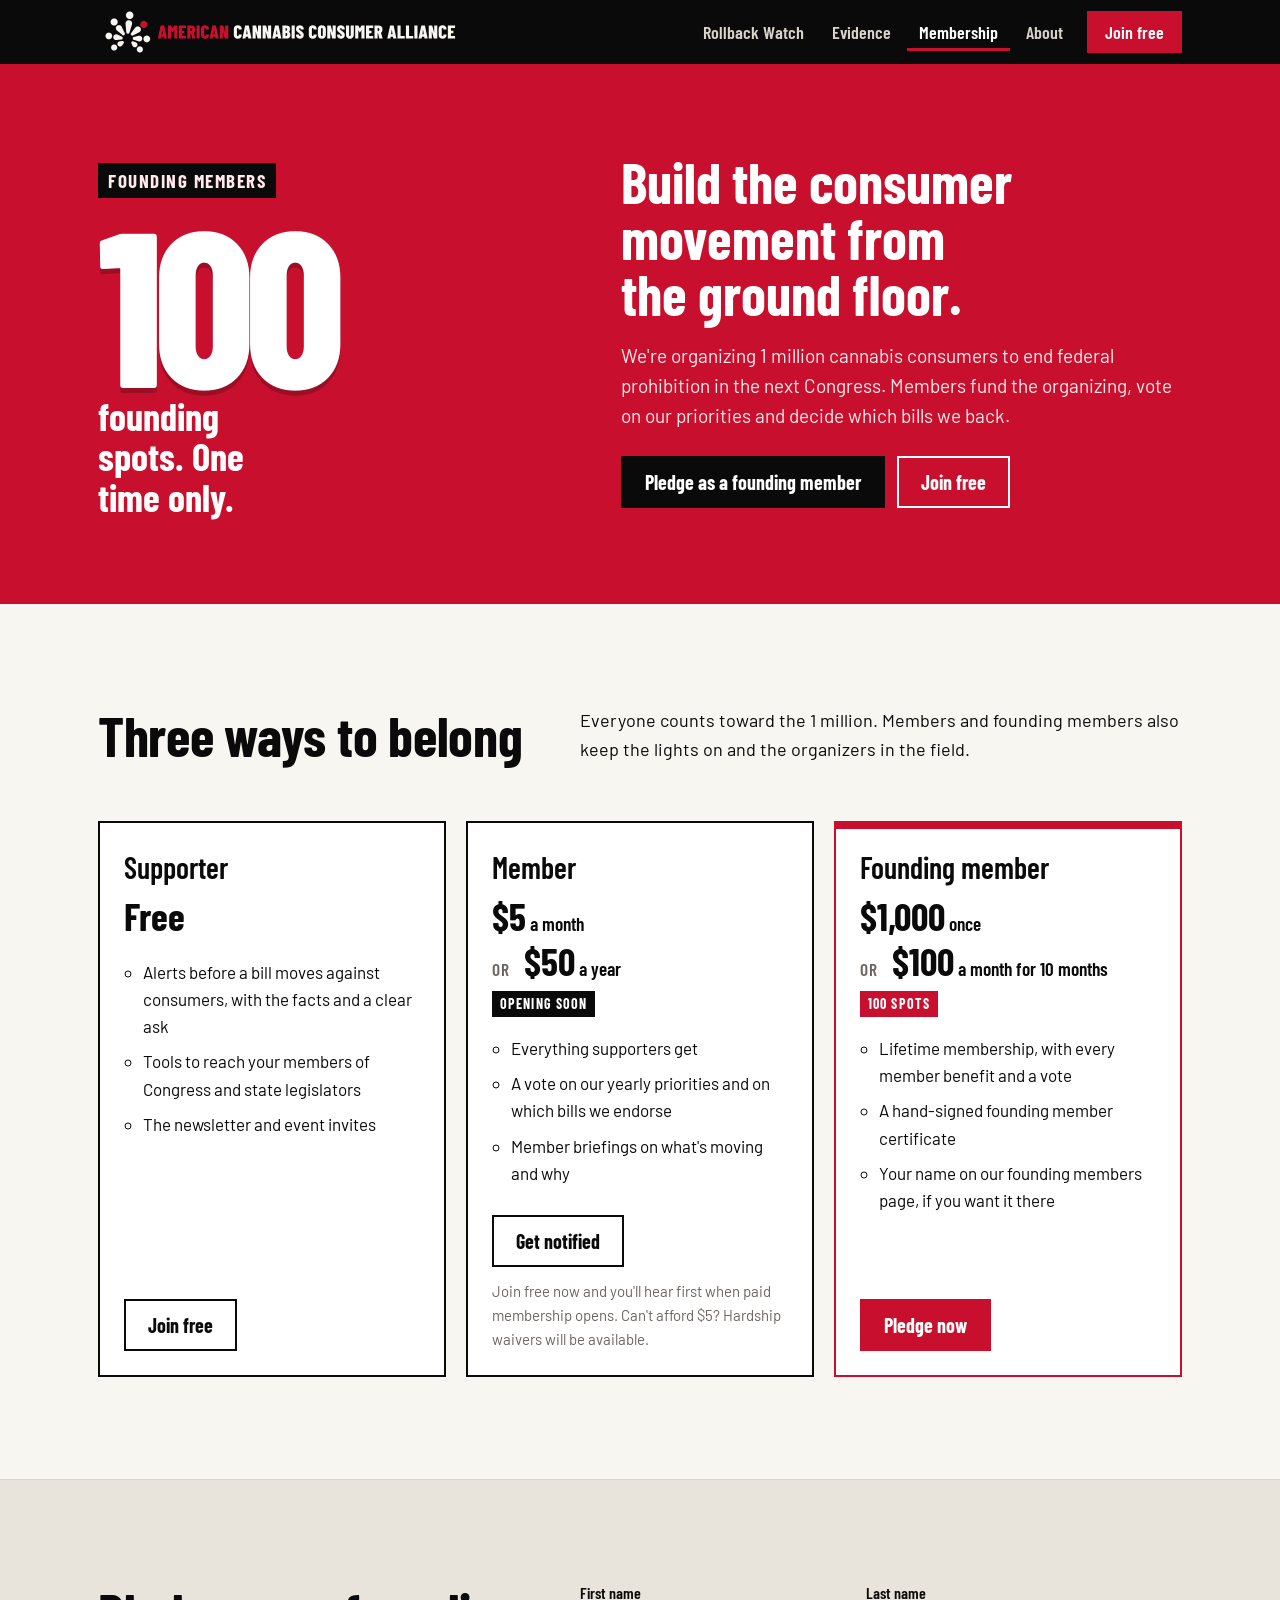
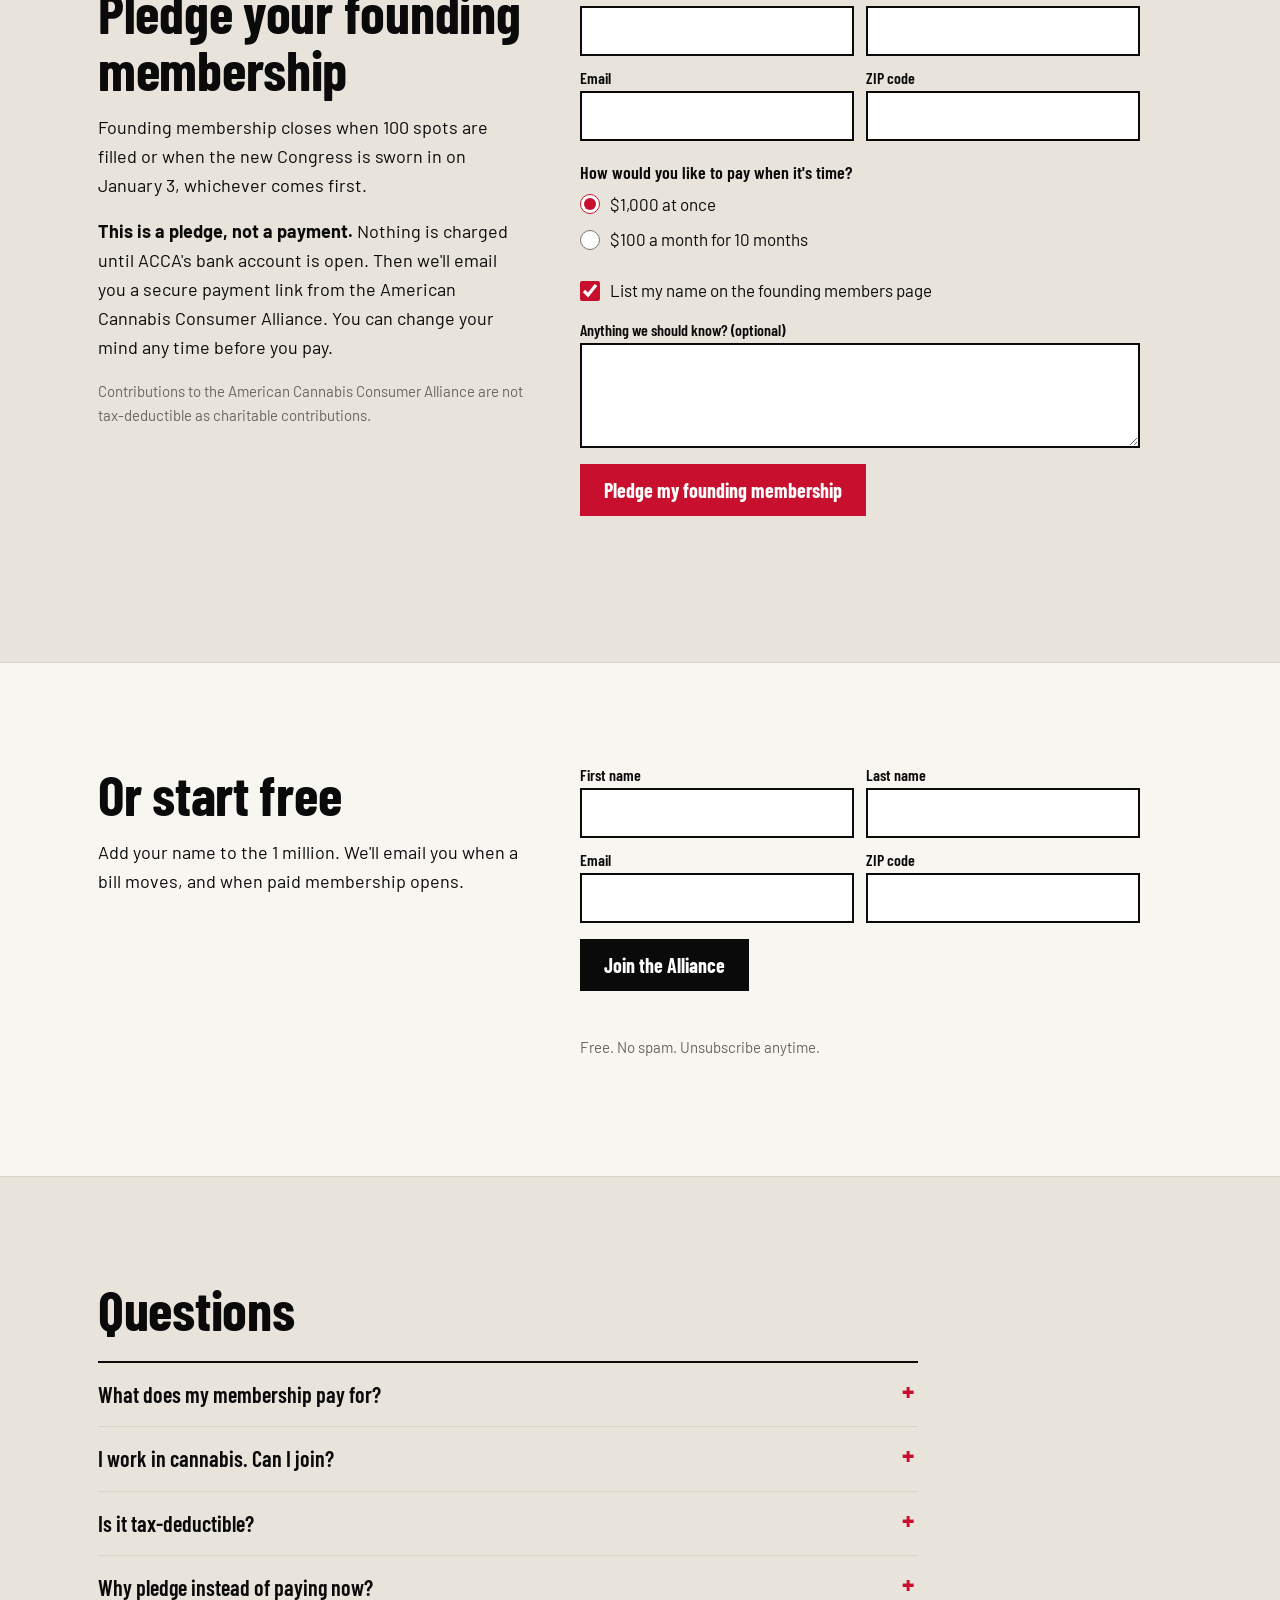
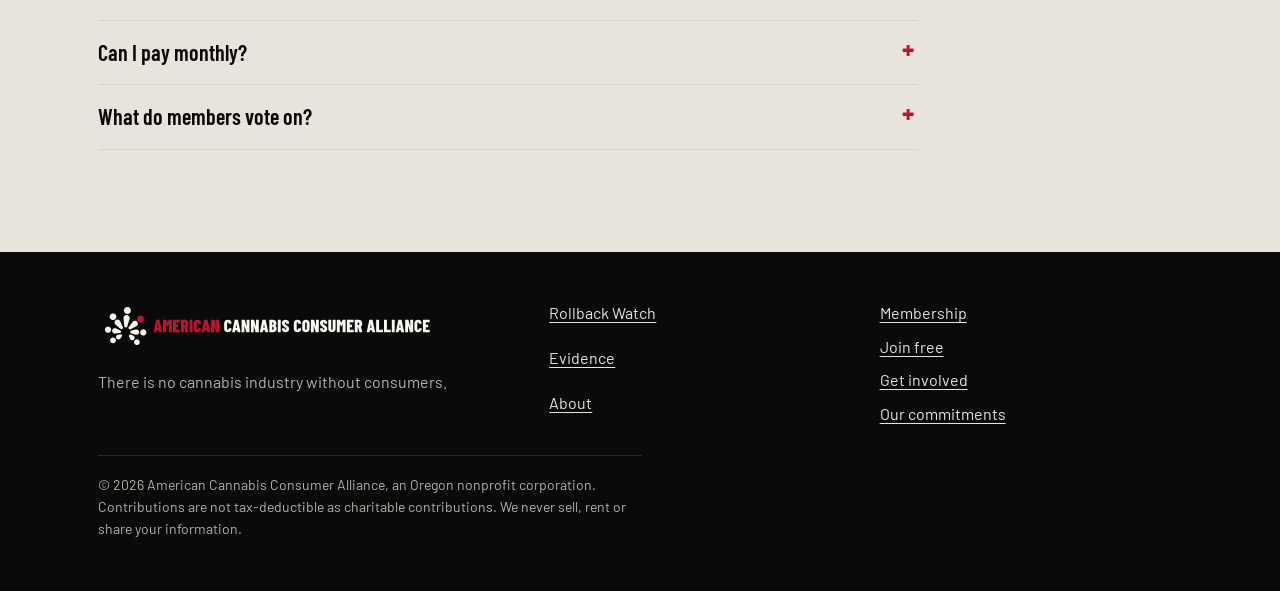
<file: membership.html>
<!DOCTYPE html>
<html lang="en">
<head>
<meta charset="UTF-8">
<meta name="viewport" content="width=device-width, initial-scale=1">
<title>Membership and Founding Members | American Cannabis Consumer Alliance</title>
<meta name="description" content="Join the American Cannabis Consumer Alliance free, or become one of 100 founding members. We're organizing 1 million cannabis consumers to end federal prohibition in the next Congress.">
<link rel="canonical" href="https://americancannabisconsumer.com/membership.html">
<meta property="og:title" content="Become a founding member | American Cannabis Consumer Alliance">
<meta property="og:description" content="100 founding spots. Help organize 1 million cannabis consumers to end federal prohibition in the next Congress.">
<meta property="og:site_name" content="American Cannabis Consumer Alliance">
<meta property="og:image:alt" content="American Cannabis Consumer Alliance">
<meta property="og:type" content="website">
<meta property="og:url" content="https://americancannabisconsumer.com/membership.html">
<meta property="og:image" content="https://americancannabisconsumer.com/acca-social-card.png">
<meta property="og:image:width" content="1200">
<meta property="og:image:height" content="630">
<meta name="twitter:card" content="summary_large_image">
<link rel="icon" href="/assets/brand/favicon.svg" type="image/svg+xml">
<link rel="icon" href="/assets/brand/favicon-32.png" sizes="32x32" type="image/png">
<link rel="apple-touch-icon" href="/assets/brand/apple-touch-icon.png">
<meta name="theme-color" content="#0A0A0A">
<!-- MailerLite Universal -->
<script>
(function(w,d,e,u,f,l,n){w[f]=w[f]||function(){(w[f].q=w[f].q||[]).push(arguments);},l=d.createElement(e),l.async=1,l.src=u,
n=d.getElementsByTagName(e)[0],n.parentNode.insertBefore(l,n);})(window,document,'script','https://assets.mailerlite.com/js/universal.js','ml');
ml('account', '2176802');
</script>
<link rel="preconnect" href="https://fonts.googleapis.com">
<link rel="preconnect" href="https://fonts.gstatic.com" crossorigin>
<link rel="stylesheet" href="https://fonts.googleapis.com/css2?family=Barlow+Condensed:wght@600;700;800&family=Barlow:wght@400;500;600&display=swap">
<link rel="stylesheet" href="/assets/site.css?v=2026-11-24b">
<!-- GoatCounter: privacy-friendly visit counts, no cookies -->
<script data-goatcounter="https://americancannabisconsumer.goatcounter.com/count" async src="//gc.zgo.at/count.js"></script>
<script type="application/ld+json">{"@context":"https://schema.org","@type":"FAQPage","mainEntity":[{"@type":"Question","name":"What does my membership pay for?","acceptedAnswer":{"@type":"Answer","text":"Organizing. Reaching cannabis consumers in every state, getting them in front of their members of Congress, and showing up in hearing rooms when a bill moves. We'll publish what we raise and how we spend it every year."}},{"@type":"Question","name":"I work in cannabis. Can I join?","acceptedAnswer":{"@type":"Answer","text":"Yes. Membership is for people, and plenty of people who work in cannabis are consumers too. Companies can sponsor an event, but they can't buy a membership, a board seat or a position. Industry can sponsor. It can't set our positions."}},{"@type":"Question","name":"Is it tax-deductible?","acceptedAnswer":{"@type":"Answer","text":"No. The American Cannabis Consumer Alliance is a nonprofit that lobbies for consumers, so contributions are not tax-deductible as charitable contributions."}},{"@type":"Question","name":"Why pledge instead of paying now?","acceptedAnswer":{"@type":"Answer","text":"Our bank account is being opened, and we won't take money any other way. When it's open, we'll email every founding member a secure payment link from ACCA directly."}},{"@type":"Question","name":"Can I pay monthly?","acceptedAnswer":{"@type":"Answer","text":"Yes. Founding membership is $1,000 at once or $100 a month for 10 months. Either way, it's lifetime membership."}},{"@type":"Question","name":"What do members vote on?","acceptedAnswer":{"@type":"Answer","text":"Our priorities each year, and whether ACCA endorses the bills our board recommends. Results are always published."}}]}</script>
</head>
<body>
<a class="skip" href="#main">Skip to content</a>
<header class="top on-black"><div class="wrap">
  <a class="mark" href="/" aria-label="American Cannabis Consumer Alliance, home"><picture><source media="(max-width:760px)" srcset="/assets/brand/logo-compact-fullcolor-dark.svg"><img src="/assets/brand/logo-horizontal-fullcolor-dark.svg" alt="American Cannabis Consumer Alliance" width="365" height="56"></picture></a>
  <button class="menu-btn" type="button" aria-expanded="false" aria-controls="site-nav">Menu</button>
  <ul class="nav" id="site-nav"><li><a href="/#watch">Rollback Watch</a></li><li><a href="/evidence.html">Evidence</a></li><li data-scorecard><a href="/scorecard/">Scorecard</a></li><li data-market><a href="/market/">The Market</a></li><li><a href="/membership.html" aria-current="page">Membership</a></li><li><a href="/about.html">About</a></li><li class="join"><a href="/membership.html#free">Join free</a></li></ul>
</div></header>

<main id="main">
<section class="poster on-red mem-hero" aria-labelledby="mem-h"><div class="wrap">
  <div class="mem-spots">
    <p class="goal-kicker">Founding members</p>
    <p class="mem-num" aria-hidden="true">100</p>
    <p class="mem-unit" aria-hidden="true">founding spots. One time only.</p>
    <p class="fine mem-count" data-founding-count hidden></p>
  </div>
  <div>
    <h1 id="mem-h">Build the consumer movement from the ground floor.</h1>
    <p>We're organizing 1 million cannabis consumers to end federal prohibition in the next Congress. Members fund the organizing, vote on our priorities and decide which bills we back.</p>
    <p class="mem-ctas"><a class="btn" href="#founding">Pledge as a founding member</a> <a class="btn ghost-white" href="#free">Join free</a></p>
  </div>
</div></section>

<section class="sec" aria-labelledby="levels-h"><div class="wrap">
  <div class="sec-head"><h2 id="levels-h">Three ways to belong</h2><p>Everyone counts toward the 1 million. Members and founding members also keep the lights on and the organizers in the field.</p></div>
  <ol class="levels">
    <li class="level">
      <h3>Supporter</h3>
      <p class="level-price">Free</p>
      <ul>
        <li>Alerts before a bill moves against consumers, with the facts and a clear ask</li>
        <li>Tools to reach your members of Congress and state legislators</li>
        <li>The newsletter and event invites</li>
      </ul>
      <p class="level-cta"><a class="btn ghost" href="#free">Join free</a></p>
    </li>
    <li class="level">
      <h3>Member</h3>
      <p class="level-price"><span class="opt">$5<small> a month</small></span> <span class="opt"><span class="or">or</span> $50<small> a year</small></span></p>
      <p class="level-flag">Opening soon</p>
      <ul>
        <li>Everything supporters get</li>
        <li>A vote on our yearly priorities and on which bills we endorse</li>
        <li>Member briefings on what's moving and why</li>
      </ul>
      <p class="level-cta"><a class="btn ghost" href="#free">Get notified</a></p>
      <p class="level-note">Join free now and you'll hear first when paid membership opens. Can't afford $5? Hardship waivers will be available.</p>
    </li>
    <li class="level level-founding">
      <h3>Founding member</h3>
      <p class="level-price"><span class="opt">$1,000<small> once</small></span> <span class="opt"><span class="or">or</span> $100<small> a month for 10 months</small></span></p>
      <p class="level-flag">100 spots</p>
      <ul>
        <li>Lifetime membership, with every member benefit and a vote</li>
        <li>A hand-signed founding member certificate</li>
        <li>Your name on our founding members page, if you want it there</li>
      </ul>
      <p class="level-cta"><a class="btn red" href="#founding">Pledge now</a></p>
    </li>
  </ol>
</div></section>

<section class="sec stone" id="founding" aria-labelledby="found-h"><div class="wrap sec-head">
  <div>
    <h2 id="found-h">Pledge your founding membership</h2>
    <p style="margin-top:16px">Founding membership closes when 100 spots are filled or when the new Congress is sworn in on January 3, whichever comes first.</p>
    <p><b>This is a pledge, not a payment.</b> Nothing is charged until ACCA's bank account is open. Then we'll email you a secure payment link from the American Cannabis Consumer Alliance. You can change your mind any time before you pay.</p>
    <p class="fine">Contributions to the American Cannabis Consumer Alliance are not tax-deductible as charitable contributions.</p>
  </div>
  <div><form class="pledge-form" data-pledge novalidate>
    <div class="form-grid">
      <label for="p-first">First name<input id="p-first" name="first" autocomplete="given-name" required></label>
      <label for="p-last">Last name<input id="p-last" name="last" autocomplete="family-name" required></label>
      <label for="p-email">Email<input id="p-email" name="email" type="email" autocomplete="email" required></label>
      <label for="p-zip">ZIP code<input id="p-zip" name="zip" inputmode="numeric" autocomplete="postal-code" maxlength="10" required></label>
    </div>
    <fieldset class="choice">
      <legend>How would you like to pay when it's time?</legend>
      <label><input type="radio" name="plan" value="once" checked> $1,000 at once</label>
      <label><input type="radio" name="plan" value="monthly"> $100 a month for 10 months</label>
    </fieldset>
    <label class="check"><input type="checkbox" name="list_name" value="yes" checked> List my name on the founding members page</label>
    <label for="p-note" class="note-label">Anything we should know? (optional)<textarea id="p-note" name="note" rows="3" maxlength="1000"></textarea></label>
    <div class="hp" aria-hidden="true"><label for="p-chk">Leave this blank<input id="p-chk" name="acca_check" type="text" tabindex="-1" autocomplete="acca-nofill" data-1p-ignore data-lpignore="true" data-bwignore></label></div>
    <p style="margin-top:16px"><button class="btn red" type="submit">Pledge my founding membership</button></p>
    <p class="form-msg" role="status" aria-live="polite"></p>
  </form></div>
</div></section>

<section class="sec" id="free" aria-labelledby="free-h"><div class="wrap sec-head">
  <div><h2 id="free-h">Or start free</h2><p style="margin-top:16px">Add your name to the 1 million. We'll email you when a bill moves, and when paid membership opens.</p></div>
  <div><form data-signup novalidate>
  <div class="form-grid">
    <label for="m-first">First name<input id="m-first" name="first" autocomplete="given-name"></label>
    <label for="m-last">Last name<input id="m-last" name="last" autocomplete="family-name"></label>
    <label for="m-email">Email<input id="m-email" name="email" type="email" autocomplete="email" required></label>
    <label for="m-zip">ZIP code<input id="m-zip" name="zip" inputmode="numeric" autocomplete="postal-code" maxlength="10" required></label>
  </div>
  <p style="margin-top:16px"><button class="btn" type="submit">Join the Alliance</button></p>
  <p class="form-msg" role="status" aria-live="polite"></p>
  <p class="fine">Free. No spam. Unsubscribe anytime.</p>
</form><div style="display:none"><div class="ml-embedded" data-form="FY3GyK"></div></div>
  </div>
</div></section>

<section class="sec stone" aria-labelledby="faq-h"><div class="wrap">
  <div class="sec-head"><h2 id="faq-h">Questions</h2></div>
  <div class="faq">
    <details><summary>What does my membership pay for?</summary><p>Organizing. Reaching cannabis consumers in every state, getting them in front of their members of Congress, and showing up in hearing rooms when a bill moves. We'll publish what we raise and how we spend it every year.</p></details>
    <details><summary>I work in cannabis. Can I join?</summary><p>Yes. Membership is for people, and plenty of people who work in cannabis are consumers too. Companies can sponsor an event, but they can't buy a membership, a board seat or a position. Industry can sponsor. It can't set our positions.</p></details>
    <details><summary>Is it tax-deductible?</summary><p>No. The American Cannabis Consumer Alliance is a nonprofit that lobbies for consumers, so contributions are not tax-deductible as charitable contributions.</p></details>
    <details><summary>Why pledge instead of paying now?</summary><p>Our bank account is being opened, and we won't take money any other way. When it's open, we'll email every founding member a secure payment link from ACCA directly.</p></details>
    <details><summary>Can I pay monthly?</summary><p>Yes. Founding membership is $1,000 at once or $100 a month for 10 months. Either way, it's lifetime membership.</p></details>
    <details><summary>What do members vote on?</summary><p>Our priorities each year, and whether ACCA endorses the bills our board recommends. Results are always published.</p></details>
  </div>
</div></section>
</main>
<footer class="foot on-black"><div class="wrap">
  <div><a class="mark" href="/"><img src="/assets/brand/logo-horizontal-fullcolor-dark.svg" alt="American Cannabis Consumer Alliance" width="340" height="52"></a>
    <p>There is no cannabis industry without consumers.</p></div>
  <ul><li><a href="/#watch">Rollback Watch</a></li><li><a href="/evidence.html">Evidence</a></li><li data-scorecard><a href="/scorecard/">Scorecard</a></li><li data-market><a href="/market/">The Market</a></li><li><a href="/about.html">About</a></li></ul>
  <ul><li><a href="/membership.html">Membership</a></li><li><a href="/membership.html#free">Join free</a></li><li><a href="/about.html#involved">Get involved</a></li><li><a href="/about.html#transparency">Our commitments</a></li></ul>
  <p class="legal">© 2026 American Cannabis Consumer Alliance, an Oregon nonprofit corporation. Contributions are not tax-deductible as charitable contributions. We never sell, rent or share your information.</p>
</div></footer>
<script src="/assets/site.js?v=2026-11-24g"></script>
</body>
</html>
</file>
<file: assets/site.css>
/* American Cannabis Consumer Alliance — shared styles (2026 restructure)
   Brand kept from the original site: red #C8102E, black, warm paper, Barlow Condensed + Barlow.
   One loud element per page (the red poster block). Everything else stays quiet. */
:root{
  --red:#C8102E; --red-deep:#9B0E24; --red-ink:#FFFFFF;
  --black:#0A0A0A; --paper:#F8F6F1; --stone:#E8E4DC; --mid:#6B6560; --white:#FFFFFF;
  --ink:#0A0A0A; --ink-2:#3B3733; --line:#D9D3C7;
  --f-display:"Barlow Condensed","Arial Narrow",system-ui,sans-serif;
  --f-body:"Barlow","Helvetica Neue",Arial,system-ui,sans-serif;
  --measure:68ch;
  --gut:clamp(16px,4vw,48px);
  --max:1180px;
}
*{box-sizing:border-box}
html{-webkit-text-size-adjust:100%}
body{margin:0;background:var(--paper);color:var(--ink);font:400 18px/1.6 var(--f-body)}
img{max-width:100%;display:block}
a{color:inherit;text-underline-offset:3px;text-decoration-thickness:1px}
a:hover{text-decoration-thickness:2px}
:focus-visible{outline:3px solid var(--red);outline-offset:3px}
.on-red :focus-visible,.on-black :focus-visible{outline-color:var(--white)}
h1,h2,h3{font-family:var(--f-display);font-weight:700;line-height:1.02;margin:0;text-wrap:balance}
h2{font-size:clamp(34px,5vw,56px);letter-spacing:-.005em}
h3{font-size:26px;font-weight:600;line-height:1.1}
p{margin:0 0 1em;max-width:var(--measure)}
.wrap{max-width:var(--max);margin:0 auto;padding-inline:var(--gut)}
.skip{position:absolute;left:-999px;top:8px;background:var(--white);padding:8px 12px;z-index:50}
.skip:focus{left:8px}
.sr{position:absolute;width:1px;height:1px;overflow:hidden;clip:rect(0 0 0 0);white-space:nowrap}

/* ---------- header ---------- */
.top{background:var(--black);color:var(--white);position:relative;z-index:20}
.top .wrap{display:flex;align-items:center;gap:24px;min-height:64px}
.mark{font:700 22px/1 var(--f-display);text-decoration:none;color:var(--white);margin-right:auto;letter-spacing:.005em}
.mark b{color:var(--red);font-weight:800}
.mark small{display:none}
.mark img{display:block;height:56px;width:auto}
@media (max-width:760px){.top .mark img{height:46px}}
.nav{display:flex;gap:4px;align-items:center;margin:0;padding:0;list-style:none}
.nav a{font:600 18px/1 var(--f-display);text-decoration:none;color:#D8D3CB;padding:10px 12px;display:block}
.nav a:hover,.nav a[aria-current=page]{color:var(--white)}
.nav a[aria-current=page]{box-shadow:inset 0 -3px 0 var(--red)}
.nav .join a{background:var(--red);color:var(--white);padding:12px 18px;margin-left:8px}
.nav .join a:hover{background:var(--red-deep)}
.menu-btn{display:none;background:none;border:1px solid #4a4642;color:var(--white);font:600 17px var(--f-display);padding:9px 14px;min-height:44px}
@media (max-width:760px){
  .menu-btn{display:block}
  .nav{display:none;position:absolute;left:0;right:0;top:64px;background:var(--black);flex-direction:column;align-items:stretch;padding:8px var(--gut) 20px;border-top:1px solid #2a2724}
  .nav.open{display:flex}
  .nav a{font-size:22px;padding:14px 0}
  .nav .join a{margin:10px 0 0;text-align:center}
}

/* ---------- red poster (home hero) ---------- */
.poster{background:var(--red);color:var(--red-ink)}
.poster .wrap{display:grid;grid-template-columns:minmax(0,1.15fr) minmax(0,1fr);gap:clamp(24px,5vw,72px);padding-block:clamp(40px,7vw,96px) clamp(40px,6vw,80px);align-items:end}
.poster .count{color:var(--white);font:800 clamp(190px,26vw,360px)/.78 var(--f-display);letter-spacing:-.04em;margin:0 0 .06em -.04em;font-variant-numeric:lining-nums}
.count-unit{font:700 clamp(34px,4.4vw,58px)/1 var(--f-display);display:block;margin-top:.12em}
.poster h1{font-size:clamp(30px,3.6vw,46px);font-weight:600;line-height:1.08;margin-bottom:18px}
.poster p{font-size:19px;color:#FFE9EC}
.poster .after{border-top:2px solid rgba(255,255,255,.45);margin-top:22px;padding-top:14px;font-size:16px}
.poster .after a{color:var(--white)}
.poster .poster-today .count{font-size:clamp(96px,13vw,178px);line-height:.86;letter-spacing:-.02em;margin-left:0}
.poster-win .count{font-size:clamp(88px,12vw,168px);line-height:.86;letter-spacing:-.02em;margin-left:0;white-space:nowrap}
.poster-win .count-unit{font-size:clamp(26px,3vw,40px);max-width:13ch}
.poster .poster-alt .count{font-size:clamp(84px,13vw,180px);line-height:.86;letter-spacing:-.02em}
@media (max-width:820px){.poster .wrap{grid-template-columns:minmax(0,1fr);align-items:start}}

/* ---------- signup ---------- */
.signup{display:grid;grid-template-columns:minmax(0,1fr) 96px auto;gap:0;margin-top:8px;max-width:560px}
@media (max-width:520px){.signup{grid-template-columns:minmax(0,1fr) auto}.signup input[name=email]{grid-column:1/-1;border-right:2px solid var(--black);border-bottom:0}}
.signup input{font:18px var(--f-body);padding:14px 14px;border:2px solid var(--black);border-right:0;background:var(--white);color:var(--black);min-width:0;border-radius:0}
.signup button,.btn{font:700 20px/1 var(--f-display);background:var(--black);color:var(--white);border:2px solid var(--black);padding:14px 22px;cursor:pointer;border-radius:0;text-decoration:none;display:inline-block}
.signup button:hover,.btn:hover{background:#2a2724}
.btn.red{background:var(--red);border-color:var(--red)} .btn.red:hover{background:var(--red-deep);border-color:var(--red-deep)}
.poster .btn.red{background:var(--black);border-color:var(--black)} .poster .btn.red:hover{background:#2a2724}
.poster .fine{color:#FFE9EC}
.tiers ul li{margin-bottom:4px}
.btn.ghost{background:transparent;color:var(--black)} .btn.ghost:hover{background:var(--black);color:var(--white)}
.form-msg{min-height:1.6em;font-size:16px;margin:10px 0 0;font-weight:500}
.form-grid{display:grid;grid-template-columns:repeat(2,minmax(0,1fr));gap:12px;max-width:560px}
.form-grid label{display:grid;gap:4px;font:600 16px var(--f-display)}
.form-grid input{font:18px var(--f-body);padding:12px;border:2px solid var(--black);background:var(--white);border-radius:0;min-width:0}
.form-grid .full{grid-column:1/-1}
@media (max-width:520px){.form-grid{grid-template-columns:minmax(0,1fr)}}
.fine{font-size:15px;color:var(--mid)}

/* ---------- sections ---------- */
.sec{padding-block:clamp(56px,8vw,104px)}
.sec + .sec{border-top:1px solid var(--line)}
.sec-head{display:grid;grid-template-columns:minmax(0,5fr) minmax(0,7fr);gap:clamp(20px,4vw,64px);align-items:start}
.sec-head > div > p:first-child{margin-top:6px}
@media (max-width:820px){.sec-head{grid-template-columns:minmax(0,1fr)}}
.big-statement{font:600 clamp(38px,6vw,76px)/1 var(--f-display);max-width:16ch;letter-spacing:-.01em}
.prose p{font-size:19px}
.prose strong{font-weight:600}
.commit{display:grid;gap:22px;margin-top:8px}
.commit p{margin:0;padding-left:18px;border-left:4px solid var(--red)}
.commit b{font-family:var(--f-display);font-size:23px;font-weight:700;display:block;line-height:1.1;margin-bottom:4px}
.dark{background:var(--black);color:var(--white)}
.dark .sec + .sec,.dark.sec + .sec{border-top:0}
.dark p{color:#D8D3CB}
.dark a{color:var(--white)}
.stone{background:var(--stone)}

/* ---------- rollback watch (dated list) ---------- */
.watch{list-style:none;margin:28px 0 0;padding:0;border-top:2px solid var(--black)}
.watch li{display:grid;grid-template-columns:150px minmax(0,1.1fr) minmax(0,1.6fr);gap:12px 28px;padding:22px 0;border-bottom:1px solid var(--line)}
.watch time{font:700 22px/1.05 var(--f-display)}
.watch time span{display:block;font:500 15px var(--f-body);color:var(--mid);margin-top:4px}
.watch h3{font-size:25px}
.watch .where{font-size:16px;color:var(--mid);margin-top:4px}
.watch p{margin:0;font-size:17px}
.watch p + p{margin-top:8px}
.watch .src{font-size:14px;color:var(--mid)}
.flag{display:inline-block;font:700 15px/1 var(--f-display);padding:5px 8px;background:var(--red);color:var(--white);margin-bottom:8px}
.flag.watching{background:var(--black)}
@media (max-width:820px){.watch li{grid-template-columns:minmax(0,1fr)}}

/* ---------- evidence (facts with figures) ---------- */
.facts{display:grid;grid-template-columns:repeat(2,minmax(0,1fr));gap:0;margin-top:32px;border-top:2px solid var(--black)}
.fact{padding:26px 28px 26px 0;border-bottom:1px solid var(--line)}
.fact:nth-child(odd){border-right:1px solid var(--line)}
.fact:nth-child(even){padding-left:28px;padding-right:0}
.fig{font:800 clamp(56px,7vw,88px)/.9 var(--f-display);color:var(--red);letter-spacing:-.02em;margin-bottom:10px}
.fact h3{margin-bottom:8px}
.fact p{font-size:17px;margin-bottom:8px}
.cite{font-size:14px;color:var(--mid)}
.cite a{color:var(--mid)}
@media (min-width:761px){.facts.three{grid-template-columns:repeat(3,minmax(0,1fr))}.facts.three .fact{padding:26px 24px 26px 0;border-right:1px solid var(--line)}.facts.three .fact + .fact{padding-left:24px}.facts.three .fact:last-child{border-right:0}}
.fig.phone{font-size:clamp(34px,4.4vw,52px);line-height:1}
@media (max-width:760px){.facts{grid-template-columns:minmax(0,1fr)}.fact,.fact:nth-child(odd),.fact:nth-child(even),.facts.three .fact{padding:22px 0;border-right:0}}

/* myth / fact pairs */
.pairs{margin-top:28px;display:grid;gap:0;border-top:2px solid var(--black)}
.pair{display:grid;grid-template-columns:minmax(0,1fr) minmax(0,1fr);gap:28px;padding:24px 0;border-bottom:1px solid var(--line)}
.pair .claim h3{color:var(--mid);text-decoration:line-through;text-decoration-color:var(--red);text-decoration-thickness:3px}
.pair .tag{font:700 16px var(--f-display);display:block;margin-bottom:6px}
.pair .claim .tag{color:var(--mid)} .pair .truth .tag{color:var(--red)}
.pair p{font-size:17px;margin:8px 0 0}
@media (max-width:760px){.pair{grid-template-columns:minmax(0,1fr);gap:14px}}

/* steps (real sequence) */
.steps{counter-reset:s;list-style:none;margin:28px 0 0;padding:0;display:grid;grid-template-columns:repeat(5,minmax(0,1fr));gap:0;border-top:2px solid var(--black)}
.steps li{counter-increment:s;padding:18px 18px 18px 0;border-right:1px solid var(--line)}
.steps li + li{padding-left:18px}
.steps li:last-child{border-right:0}
.steps li::before{content:counter(s);font:800 44px/1 var(--f-display);color:var(--red);display:block;margin-bottom:8px}
.steps b{font:700 22px/1.1 var(--f-display);display:block;margin-bottom:6px}
.steps p{font-size:16px;margin:0}
@media (max-width:900px){.steps{grid-template-columns:minmax(0,1fr)}.steps li,.steps li + li{padding:16px 0;border-right:0;border-bottom:1px solid var(--line);display:grid;grid-template-columns:52px minmax(0,1fr)}.steps li::before{grid-row:span 2}}

.versus{display:grid;grid-template-columns:repeat(2,minmax(0,1fr));gap:28px;margin-top:36px}
.versus ul{margin:10px 0 0;padding-left:20px;font-size:17px}
.versus li{margin-bottom:6px}
@media (max-width:760px){.versus{grid-template-columns:minmax(0,1fr)}}

.rights{display:grid;grid-template-columns:repeat(2,minmax(0,1fr));gap:30px 48px;margin-top:30px}
.rights p{font-size:17px}
@media (max-width:760px){.rights{grid-template-columns:minmax(0,1fr)}}

.library{list-style:none;margin:28px 0 0;padding:0;border-top:2px solid var(--black)}
.library li{padding:20px 0;border-bottom:1px solid var(--line);display:grid;grid-template-columns:170px minmax(0,1fr);gap:8px 28px}
.library .topic{font:700 18px var(--f-display);color:var(--mid)}
.library h3,.library h4{font:600 23px/1.1 var(--f-display);margin:0;text-wrap:balance}
.library .by{font-size:15px;color:var(--mid);margin:2px 0 8px}
.library p{font-size:17px;margin-bottom:6px}
.lib-q{margin:10px 0 4px;padding:2px 0 2px 14px;border-left:3px solid var(--red);font:400 16px/1.5 var(--f-body);color:var(--ink-2)}
@media (max-width:760px){.library li{grid-template-columns:minmax(0,1fr)}}

/* library grouped by question */
.lib-jump{display:flex;flex-wrap:wrap;gap:8px;margin:26px 0 0;padding:0;list-style:none}
.lib-jump a{display:inline-block;font:600 17px/1.2 var(--f-display);text-decoration:none;border:1px solid var(--black);background:var(--white);padding:7px 10px}
.lib-jump a span{font-weight:500;color:var(--mid);margin-left:2px}
.lib-jump a:hover{background:var(--black);color:var(--white)}
.lib-jump a:hover span{color:#D8D3CB}
.lib-legend{font-size:15px;color:var(--ink-2);margin:20px 0 0;line-height:2}
.lib-legend .lens{margin:0 2px}
.lib-group{margin-top:48px;scroll-margin-top:16px}
.lib-hub{font:700 16px/1 var(--f-display);color:var(--red);text-transform:uppercase;letter-spacing:.06em;margin:0 0 8px}
.lib-group > h3{font-size:clamp(26px,3.4vw,36px)}
.lib-group > h3 .n{font:500 16px var(--f-body);color:var(--mid);white-space:nowrap;margin-left:4px}
.lib-group .library{margin-top:16px}
.lens{display:inline-block;justify-self:start;align-self:start;font:700 15px/1 var(--f-display);padding:5px 8px;border:2px solid var(--black);white-space:nowrap}
.lens.case{background:var(--black);color:var(--white)}
.lens.serious{background:var(--red);border-color:var(--red);color:var(--white)}
.lens.contested{background:var(--white);color:var(--black);border-style:dashed}
.lens.context{background:transparent;color:var(--mid);border-color:var(--mid)}

/* reefer madness watch (claims checked) */
.claims{list-style:none;margin:28px 0 0;padding:0;border-top:2px solid var(--black)}
.claims > li{display:grid;grid-template-columns:minmax(0,1fr) minmax(0,1.3fr);gap:28px;padding:26px 0;border-bottom:1px solid var(--line)}
.verdict{display:inline-block;font:700 15px/1 var(--f-display);padding:5px 8px;background:var(--red);color:var(--white);text-transform:uppercase;letter-spacing:.05em;margin-bottom:10px}
.claims h3{font-size:26px}
.said{margin:14px 0 0;padding:2px 0 2px 14px;border-left:3px solid var(--mid);font:400 17px/1.5 var(--f-body);color:var(--ink-2)}
.said cite{display:block;font-style:normal;font-size:14px;color:var(--mid);margin-top:6px}
.said cite a{color:var(--mid)}
.claims .tag{font:700 16px var(--f-display);display:block;margin-bottom:6px;color:var(--red)}
.claims p{font-size:17px;margin:0 0 10px}
.kernel{background:var(--stone);padding:10px 14px}
.kernel b{font-family:var(--f-display);font-weight:700}
@media (max-width:760px){.claims > li{grid-template-columns:minmax(0,1fr);gap:14px}}

/* what we take seriously */
.risks{display:grid;grid-template-columns:repeat(2,minmax(0,1fr));gap:0 48px;margin-top:28px;border-top:2px solid var(--black)}
.risk{padding:24px 0;border-bottom:1px solid var(--line)}
.risk h3{margin-bottom:10px}
.risk p{font-size:17px;margin:0 0 10px}
.risk .do{border-left:4px solid var(--red);padding-left:14px}
.risk .do b{font:700 18px/1.2 var(--f-display);display:block;margin-bottom:2px}
@media (max-width:760px){.risks{grid-template-columns:minmax(0,1fr)}}
.say{margin-top:44px;border:2px solid var(--black);background:var(--white);padding:22px clamp(16px,3vw,28px);max-width:900px}
.say > p{font-size:17px}
.say ol{list-style:none;margin:12px 0 0;padding:0}
.say li{padding:16px 0;border-top:1px solid var(--line)}
.say li p{font-size:17px;margin:0 0 6px}
.say b{font:700 17px var(--f-display);margin-right:6px}
.say .dont b{color:var(--mid)}
.say .dont s{text-decoration-color:var(--red);text-decoration-thickness:2px;color:var(--ink-2)}
.say .do b{color:var(--red)}

.toc{display:flex;flex-wrap:wrap;gap:6px 18px;margin-top:26px;padding:0;list-style:none;font:600 19px var(--f-display)}
.toc a{text-decoration:none;border-bottom:2px solid var(--red)}

/* page title band */
.band{background:var(--black);color:var(--white);padding-block:clamp(48px,7vw,88px) clamp(36px,5vw,64px)}
.band h1{font-size:clamp(52px,8.5vw,112px);font-weight:800;line-height:.9;letter-spacing:-.015em;max-width:14ch}
.band p{color:#D8D3CB;font-size:20px;margin-top:22px}

/* photo + text */
.split{display:grid;grid-template-columns:minmax(0,1fr) minmax(0,1fr);gap:clamp(24px,5vw,64px);align-items:center}
.split img{width:100%;height:auto;aspect-ratio:4/3;object-fit:cover}
.split figcaption{font-size:14px;color:var(--mid);margin-top:8px}
@media (max-width:820px){.split{grid-template-columns:minmax(0,1fr)}}

/* timeline (real sequence) */
.timeline{list-style:none;margin:28px 0 0;padding:0;border-left:3px solid var(--black)}
.timeline li{padding:0 0 26px 24px;position:relative}
.timeline li::before{content:"";position:absolute;left:-9px;top:6px;width:15px;height:15px;background:var(--paper);border:3px solid var(--black)}
.timeline li.now::before{background:var(--red);border-color:var(--red)}
.timeline time{font:800 26px/1 var(--f-display);display:block}
.timeline b{font:700 21px/1.15 var(--f-display);display:block;margin:4px 0}
.timeline p{font-size:17px;margin:0}

.principles{display:grid;grid-template-columns:repeat(2,minmax(0,1fr));gap:28px 48px;margin-top:30px}
.principles p{font-size:17px}
@media (max-width:760px){.principles{grid-template-columns:minmax(0,1fr)}}

.person{display:grid;grid-template-columns:minmax(0,5fr) minmax(0,7fr);gap:clamp(24px,5vw,56px);align-items:start;margin-top:28px}
.person img{width:100%;height:auto;aspect-ratio:3/4;object-fit:cover;object-position:50% 30%}
.person .role{font:600 19px var(--f-display);color:var(--red);margin:6px 0 16px}
@media (max-width:760px){.person{grid-template-columns:minmax(0,1fr)}.person img{max-width:360px}}

/* join tiers */
.tiers{list-style:none;margin:30px 0 0;padding:0;border-top:2px solid var(--black)}
.tiers > li{display:grid;grid-template-columns:200px 130px minmax(0,1fr);gap:8px 28px;padding:20px 0;border-bottom:1px solid var(--line);align-items:baseline}
.tiers .name{font:700 28px/1 var(--f-display)}
.tiers .price{font:700 24px/1 var(--f-display)} .tiers .price small{font:500 15px var(--f-body);color:var(--mid)}
.tiers ul{margin:0;padding-left:20px;font-size:17px}
@media (max-width:760px){.tiers > li{grid-template-columns:minmax(0,1fr) auto}.tiers ul{grid-column:1/-1}}
.notice{border:2px solid var(--black);padding:20px 22px;margin-top:28px;max-width:760px;background:var(--white)}
.notice b{font:700 22px var(--f-display);display:block;margin-bottom:4px}

blockquote.pull{margin:0;font:600 clamp(26px,3.2vw,38px)/1.15 var(--f-display);max-width:28ch}
blockquote.pull cite{display:block;font:400 16px/1.4 var(--f-body);margin-top:16px;font-style:normal;color:var(--mid)}
.dark blockquote.pull cite{color:#B7B0A6}
.ev-foot{display:grid;grid-template-columns:minmax(0,1fr) auto;gap:28px;align-items:end;margin-top:40px}
@media (max-width:760px){.ev-foot{grid-template-columns:minmax(0,1fr)}}

/* scorecard teaser — hidden until the flag flips */
[data-scorecard]{display:none}
html.scorecard-live [data-scorecard]{display:block}
.picker{display:flex;flex-wrap:wrap;gap:0;margin-top:18px;max-width:520px}
.picker select{flex:1 1 220px;font:18px var(--f-body);padding:13px;border:2px solid var(--black);background:var(--white);border-radius:0;min-height:52px}

/* footer */
.foot{background:var(--black);color:#B7B0A6;padding-block:48px 36px;font-size:16px}
.foot .wrap{display:grid;grid-template-columns:minmax(0,1.4fr) repeat(2,minmax(0,1fr));gap:28px}
.foot .mark{font-size:26px;display:inline-block;margin-bottom:10px}
.foot .mark img{height:52px}
.foot ul{list-style:none;margin:0;padding:0;display:grid;gap:8px}
.foot a{color:#E8E4DC}
.foot .legal{grid-column:1/-1;border-top:1px solid #2a2724;padding-top:18px;font-size:14px}
@media (max-width:700px){.foot .wrap{grid-template-columns:minmax(0,1fr)}}

@media (prefers-reduced-motion:reduce){*{scroll-behavior:auto!important}}

/* ---------- Who Controls the Market (/market/) — hidden until the flag flips ---------- */
[data-market]{display:none}
html.market-live [data-market]{display:block}
.mk-tabs{display:flex;flex-wrap:wrap;gap:8px;margin-top:22px}
.mk-tabs button{font:700 19px/1 var(--f-display);background:transparent;color:var(--black);border:2px solid var(--black);padding:12px 18px;min-height:44px;cursor:pointer;border-radius:0}
.mk-tabs button[aria-selected=true],.mk-tabs button[aria-pressed=true]{background:var(--black);color:var(--white)}
.mk-tabs.on-dark button{color:var(--white);border-color:var(--white)}
.mk-tabs.on-dark button[aria-pressed=true]{background:var(--white);color:var(--black)}
.mk-split{display:grid;grid-template-columns:minmax(0,5fr) minmax(0,7fr);gap:clamp(24px,5vw,64px);margin-top:28px;border-top:2px solid var(--black);padding-top:28px;align-items:start}
@media (max-width:820px){.mk-split{grid-template-columns:minmax(0,1fr)}}
.mk-split .fig{font-size:clamp(84px,11vw,140px)}
.mk-lede{font:600 clamp(24px,2.6vw,30px)/1.15 var(--f-display);margin-bottom:12px;max-width:26ch}
.bars{display:grid;gap:9px}
.bars .hd{display:flex;justify-content:space-between;font:600 15px var(--f-display);color:var(--mid);text-transform:uppercase;letter-spacing:.03em}
.bar{display:grid;grid-template-columns:minmax(110px,190px) minmax(0,1fr) 64px;gap:12px;align-items:center}
.bar .lab{font:600 18px/1.1 var(--f-display)}
.bar .lab small{display:block;font:400 14px/1.3 var(--f-body);color:var(--mid)}
.bar .track{height:22px;background:var(--stone)}
.bar .fill{height:22px;background:var(--red)}
.bar.other .fill{background:#9B948A}
.bar.blue .fill{background:var(--black)}
.bar .val{font:700 20px/1 var(--f-display);text-align:right;font-variant-numeric:tabular-nums}
@media (max-width:520px){.bar{grid-template-columns:minmax(0,1fr) 56px}.bar .track{grid-column:1/-1;grid-row:2}}
.chips{display:flex;flex-wrap:wrap;gap:6px;margin-top:8px}
.chips span{font:500 15px var(--f-body);padding:4px 10px;border:1px solid var(--black);background:var(--white)}
.fam{padding:16px 0;border-top:1px solid var(--line)}
.fam h3{font-size:24px;display:flex;justify-content:space-between;gap:12px;flex-wrap:wrap;align-items:baseline}
.fam h3 small{font:400 15px var(--f-body);color:var(--mid)}
.mk-cols{display:grid;grid-template-columns:repeat(3,minmax(0,1fr));gap:clamp(20px,3vw,40px);margin-top:36px}
@media (max-width:900px){.mk-cols{grid-template-columns:minmax(0,1fr)}}
.mk-col{border-top:2px solid var(--white);padding-top:18px}
.mk-col .kicker{font:600 15px var(--f-display);letter-spacing:.04em;text-transform:uppercase;color:#B7B0A6}
.mk-col h3{font-size:30px;margin:6px 0 10px}
.mk-col p{font-size:16px}
.mk-list{list-style:none;margin:8px 0 0;padding:0}
.mk-list li{display:grid;grid-template-columns:minmax(0,1fr) auto;gap:12px;padding:9px 0;border-top:1px solid #2a2724;font-size:16px;align-items:baseline}
.mk-list li b{font:700 19px var(--f-display);font-variant-numeric:tabular-nums}
.mk-list li small{display:block;color:#B7B0A6;font-size:13px}
.stone .mk-list li,.mk-list.light li{border-top-color:var(--line)}
.mk-list.light li small{color:var(--mid)}
.tbl{overflow-x:auto;margin-top:24px;border-top:2px solid currentColor}
.tbl table{width:100%;border-collapse:collapse;font-size:16px;min-width:720px}
.tbl th,.tbl td{padding:12px 10px;text-align:left;vertical-align:top}
.tbl thead th{font:600 15px var(--f-display);text-transform:uppercase;letter-spacing:.03em;color:var(--mid)}
.dark .tbl thead th{color:#B7B0A6}
.tbl tbody tr{border-top:1px solid var(--line)}
.dark .tbl tbody tr{border-top-color:#2a2724}
.tbl tbody th{font:700 19px var(--f-display)}
.tbl .num{text-align:right;font-variant-numeric:tabular-nums;white-space:nowrap}
.tbl .note{font-size:14px;color:var(--mid)}
.dark .tbl .note{color:#B7B0A6}
.matrix td{text-align:center;font:600 15px/1.2 var(--f-display);white-space:nowrap}
.matrix thead th{text-align:center;font-size:13px;line-height:1.15;min-width:74px}
.matrix thead th small{display:block;font:400 12px var(--f-body);text-transform:none;letter-spacing:0}
.matrix td.lead{background:var(--black);color:var(--white)}
.matrix td.mem{background:var(--stone)}
.matrix td.cash{background:var(--red);color:var(--white)}
.legend{display:flex;flex-wrap:wrap;gap:8px 20px;margin-top:14px;font-size:15px}
.legend span{display:inline-flex;align-items:center;gap:8px}
.legend i{width:16px;height:16px;display:inline-block;border:1px solid var(--black)}
.cols{display:grid;grid-template-columns:repeat(10,minmax(0,1fr));gap:8px;align-items:end;height:280px;margin-top:24px;border-bottom:2px solid var(--black)}
.cols .c{display:flex;flex-direction:column-reverse;height:100%;justify-content:flex-start}
.cols .c i{display:block;width:100%}
.cols-x{display:grid;grid-template-columns:repeat(10,minmax(0,1fr));gap:8px;margin-top:6px;font:600 15px var(--f-display);text-align:center}
.cols-v{display:grid;grid-template-columns:repeat(10,minmax(0,1fr));gap:8px;font:600 13px var(--f-display);text-align:center;color:var(--mid)}
@media (max-width:620px){.cols,.cols-x,.cols-v{gap:3px}.cols-x{font-size:12px}.cols-v{font-size:10px}}
.k-super{background:var(--red)} .k-inaug{background:var(--black)} .k-p527{background:#9B948A} .k-exec{background:#D9D3C7}
.co-file[hidden]{display:none}
.co-file{display:grid;grid-template-columns:minmax(0,1fr) minmax(0,1fr) minmax(0,1fr);gap:28px;border-top:2px solid var(--black);padding-top:24px;margin-top:20px}
@media (max-width:900px){.co-file{grid-template-columns:minmax(0,1fr)}}
.co-file h3{font-size:44px;line-height:1}
.co-file dl{margin:0}
.co-file dl div{display:flex;justify-content:space-between;gap:16px;padding:10px 0;border-bottom:1px solid var(--line)}
.co-file dt{font-size:16px} .co-file dd{margin:0;font:700 19px var(--f-display);text-align:right}
.co-file ul{margin:0;padding-left:18px;font-size:16px} .co-file li{margin-bottom:8px}
.draft{background:#FFF4DA;color:#6B4A07;font:600 15px var(--f-body);padding:10px var(--gut);text-align:center}

/* ---------- post-election hero: torn headline clippings ---------- */
.win-left{display:flex;flex-direction:column;justify-content:flex-end;gap:clamp(18px,3vw,36px);min-width:0}
.clips{list-style:none;margin:0;padding:0;position:relative;display:grid;grid-template-columns:repeat(12,minmax(0,1fr));align-items:start}
.clip{filter:drop-shadow(0 6px 10px rgba(60,0,10,.35));transition:transform .2s ease}
.clip a{display:block;background:var(--paper);color:var(--ink);text-decoration:none;padding:22px 20px 24px}
.clip a:hover .clip-hed{text-decoration:underline;text-decoration-thickness:1px;text-underline-offset:3px}
.clip a:focus-visible{outline:3px solid var(--white);outline-offset:4px}
.clip-src{display:block;font:700 12px/1 var(--f-body);letter-spacing:.12em;text-transform:uppercase;color:var(--mid);margin-bottom:8px}
.clip-hed{display:block;font:700 clamp(17px,1.55vw,22px)/1.15 Georgia,"Times New Roman",serif;color:var(--ink);text-wrap:balance}
.clip.c1{grid-column:1 / span 6;grid-row:1;transform:rotate(-3deg);z-index:2}
.clip.c2{grid-column:7 / span 6;grid-row:1;margin:44px 0 0 -10px;transform:rotate(2.5deg);z-index:3}
.clip.c3{grid-column:1 / span 7;grid-row:2;margin-top:-6px;transform:rotate(1.5deg);z-index:4}
.clip.c4{grid-column:8 / span 5;grid-row:2;margin:40px 0 0 -6px;transform:rotate(-2deg);z-index:1}
.clip:hover{transform:rotate(0) translateY(-3px);z-index:5}
.clip.c1 a{clip-path:polygon(0.0% 3.1%,6.8% 1.0%,12.7% 0.7%,16.7% 8.0%,20.5% 5.1%,25.3% 3.6%,30.3% 1.5%,36.6% 0.7%,40.6% 0.2%,44.6% 3.3%,51.2% 3.0%,54.7% 2.1%,61.7% 0.5%,67.1% 3.0%,72.8% 2.7%,78.6% 4.0%,84.2% 7.2%,89.5% 1.1%,92.7% 7.6%,97.7% 1.6%,100.0% 4.6%,94.1% 93.0%,89.9% 97.1%,83.4% 98.9%,77.4% 99.2%,71.6% 94.4%,64.8% 93.3%,59.8% 98.4%,56.2% 95.8%,51.2% 99.4%,44.5% 95.9%,38.7% 98.2%,34.8% 99.9%,30.4% 97.9%,25.7% 97.0%,19.4% 92.9%,15.7% 96.8%,12.0% 94.7%,5.1% 98.4%,0.0% 97.6%)}
.clip.c2 a{clip-path:polygon(0.0% 2.1%,6.1% 2.7%,9.7% 3.5%,13.7% 3.3%,18.4% 3.3%,23.8% 2.3%,27.2% 0.7%,30.6% 4.2%,35.1% 6.5%,40.1% 5.7%,47.0% 0.5%,50.1% 1.1%,54.6% 4.6%,60.6% 2.8%,67.4% 0.0%,73.8% 1.7%,80.3% 0.3%,87.1% 6.1%,94.1% 4.6%,97.8% 7.8%,100.0% 0.7%,94.6% 96.0%,89.7% 98.8%,86.2% 95.4%,81.4% 99.0%,76.6% 94.2%,70.8% 96.2%,66.2% 97.1%,62.3% 98.4%,57.5% 99.1%,51.6% 94.3%,46.2% 99.8%,41.7% 96.5%,38.3% 92.3%,32.3% 96.0%,26.5% 98.4%,22.6% 95.8%,16.6% 94.8%,13.6% 95.1%,6.9% 94.1%,0.2% 92.1%,0.0% 97.6%)}
.clip.c3 a{clip-path:polygon(0.0% 4.7%,6.9% 3.0%,13.7% 6.8%,18.7% 5.0%,25.6% 6.3%,29.7% 6.8%,33.5% 3.0%,40.4% 6.8%,44.6% 2.3%,50.1% 6.7%,55.8% 7.5%,61.7% 6.6%,67.1% 2.9%,71.8% 3.9%,77.0% 6.7%,81.0% 0.5%,87.0% 2.2%,91.6% 0.9%,98.0% 2.2%,100.0% 6.4%,95.0% 97.8%,88.4% 96.7%,84.0% 92.3%,77.8% 94.0%,73.8% 93.5%,68.4% 93.4%,64.0% 93.8%,57.8% 96.9%,52.2% 93.8%,45.2% 92.6%,39.1% 98.9%,33.6% 94.5%,30.3% 96.3%,23.8% 92.8%,17.1% 99.3%,11.7% 93.1%,6.1% 97.4%,2.9% 92.6%,0.0% 94.8%)}
.clip.c4 a{clip-path:polygon(0.0% 3.8%,6.3% 6.5%,12.2% 4.8%,16.5% 2.4%,20.9% 2.6%,26.0% 0.9%,31.9% 2.8%,35.5% 2.0%,40.1% 3.4%,46.2% 0.8%,50.1% 2.3%,53.8% 6.0%,57.2% 0.4%,62.5% 5.9%,68.8% 4.5%,73.1% 7.1%,79.0% 3.8%,84.3% 7.5%,91.3% 7.4%,94.8% 2.6%,99.4% 1.4%,100.0% 0.5%,93.5% 95.3%,88.0% 96.7%,81.2% 95.4%,74.7% 92.6%,68.9% 92.1%,63.9% 97.1%,57.6% 95.8%,53.3% 94.6%,48.4% 99.0%,42.1% 96.0%,35.2% 95.7%,28.4% 97.7%,24.6% 95.8%,18.5% 93.4%,12.9% 99.0%,8.3% 99.7%,3.8% 92.4%,0.0% 94.4%)}
@media (max-width:820px){
  .poster-win .wrap{padding-top:22px;gap:22px}
  .poster-win .win-left{gap:18px}
  .poster-win .clips{grid-template-columns:repeat(2,minmax(0,1fr));column-gap:6px}
  .clip a{padding:13px 12px 15px}
  .clip-src{font-size:10px;margin-bottom:5px}
  .clip-hed{font-size:14.5px;line-height:1.16}
  .clip.c1{grid-column:1;grid-row:1;margin:0}
  .clip.c2{grid-column:2;grid-row:1;margin:14px 0 0}
  .clip.c3{grid-column:1;grid-row:2;margin:-4px 0 0}
  .clip.c4{grid-column:2;grid-row:2;margin:8px 0 0}
  .poster-win .count{font-size:clamp(72px,22vw,110px)}
  .poster-win .count-unit{font-size:24px;max-width:none}
}
@media (prefers-reduced-motion:reduce){.clip{transition:none}}

/* Desktop: keep the whole post-election hero (clippings, 3 to 1, headline, signup) above the fold */
@media (min-width:821px){
  .poster-win .wrap{padding-block:clamp(24px,3.2vh,40px) clamp(28px,4vh,48px);align-items:center}
  .poster-win .win-left{gap:clamp(10px,2vh,22px)}
  .poster-win .clip a{padding:14px 16px 16px}
  .poster-win .clip-src{font-size:11px;margin-bottom:6px}
  .poster-win .clip-hed{font-size:clamp(15px,1.25vw,19px)}
  .poster-win .clip.c2{margin-top:26px}
  .poster-win .clip.c3{margin-top:-10px}
  .poster-win .clip.c4{margin-top:20px}
  .poster-win .win-num{display:flex;align-items:flex-end;gap:20px;flex-wrap:nowrap}
  .poster-win .count{font-size:clamp(76px,min(8.6vw,18vh),128px);margin:0}
  .poster-win .count-unit{font-size:clamp(20px,min(1.9vw,3.4vh),28px);max-width:11ch;margin:0 0 .25em;flex:0 1 auto}
  .poster-win h1{font-size:clamp(30px,min(3.4vw,6vh),46px);margin-bottom:14px}
  .poster-win p{font-size:clamp(16px,min(1.3vw,2.3vh),19px)}
  .poster-win .after{margin-top:16px;padding-top:10px}
}

/* ---------- rotating hero (Nov 2026): slide 1 = the 1 million goal, slide 2 = the Massachusetts win ----------
   The signup column (.hero-cta) never moves; only the left visual rotates. */
.hero-visual{position:relative;min-width:0;display:flex;flex-direction:column;gap:14px}
.slides{display:grid;min-width:0}
.slide{grid-area:1 / 1;min-width:0;opacity:0;visibility:hidden;transition:opacity .6s ease,visibility 0s linear .6s}
.slide.is-active{opacity:1;visibility:visible;transition:opacity .6s ease,visibility 0s}
.slide-win{display:flex;flex-direction:column;justify-content:flex-end}

/* Slide 1: the goal */
.slide-goal{position:relative;display:flex;flex-direction:column;justify-content:center;padding:clamp(18px,3vh,32px) 0 4px;isolation:isolate;container-type:inline-size}
.goal-kicker{display:inline-block;align-self:flex-start;font:700 clamp(14px,1.2vw,17px)/1 var(--f-display);letter-spacing:.08em;text-transform:uppercase;
  background:var(--black);color:var(--white);padding:8px 10px;margin:0 0 14px}
.poster .goal-num{font:800 clamp(56px,min(10.2vw,19vh),148px)/.84 var(--f-display);font-size:clamp(48px,min(17cqi,19vh),148px);letter-spacing:-.03em;color:var(--white);margin:0;
  font-variant-numeric:lining-nums tabular-nums;white-space:nowrap;text-shadow:0 4px 0 var(--red-deep)}
.poster .goal-unit{font:700 clamp(26px,min(3vw,5.4vh),44px)/1 var(--f-display);color:var(--white);margin:.18em 0 0;max-width:none}
.poster .goal-line{font:600 clamp(17px,min(1.5vw,2.8vh),22px)/1.55 var(--f-display);color:var(--black);margin:14px 0 0;letter-spacing:.01em;max-width:none}
.goal-line span{background:var(--white);padding:4px 10px;-webkit-box-decoration-break:clone;box-decoration-break:clone}

/* Controls: two dots and pause */
.slide-controls{display:flex;align-items:center;gap:10px}
.slide-dot{width:28px;height:28px;border-radius:50%;border:2px solid var(--white);background:transparent;padding:0;cursor:pointer;position:relative}
.slide-dot::after{content:"";position:absolute;inset:5px;border-radius:50%;background:transparent}
.slide-dot[aria-current=true]::after{background:var(--white)}
.slide-pause{font:600 15px/1 var(--f-display);background:transparent;color:var(--white);border:2px solid rgba(255,255,255,.7);padding:6px 12px;min-height:32px;cursor:pointer;margin-left:6px}
.slide-pause:hover,.slide-dot:hover{background:rgba(255,255,255,.12)}

.hero-cta .fine{font-size:14px;margin:10px 0 0;color:#FFE9EC}
.hero-rotator .hero-cta h1{text-wrap:balance}

@media (min-width:821px){
  .hero-rotator .slides{min-height:clamp(300px,52vh,470px)}
  .hero-rotator h1{font-size:clamp(28px,min(3vw,5.4vh),42px)}
}
.cta-short{display:none}
@media (max-width:520px){.kick-dates{display:none}}
.hero-cta .form-msg:empty{min-height:0;margin:0}
@media (max-width:820px){
  /* Phones and tablets: the goal is the picture at the top, then one short line and the signup.
     No rotation here (it would make the page jump); the Massachusetts story is in Rollback Watch. */
  .hero-rotator .wrap{gap:14px;padding-top:0;padding-bottom:28px}
  .hero-rotator .hero-visual{margin:0 calc(-1 * var(--gut));padding:18px var(--gut) 20px;background:var(--red-deep);overflow:hidden}
  .hero-rotator .slides{min-height:0}
  .hero-rotator .slide-win,.hero-rotator .slide-controls{display:none}
  .hero-rotator .slide-goal{opacity:1;visibility:visible;padding:0}
  .goal-kicker{font-size:13px;padding:6px 8px;margin-bottom:10px}
  .poster .goal-num{font-size:clamp(52px,min(19cqi,112px),112px);line-height:.9;text-shadow:0 3px 0 rgba(0,0,0,.25)}
  .poster .goal-unit{font-size:clamp(24px,7.2vw,34px);margin-top:.22em;line-height:1.02}
  .poster .goal-line{font-size:clamp(16px,4.6vw,20px);margin-top:12px}
  .goal-line span{padding:3px 8px}
  /* the long headline would repeat the picture: keep it for screen readers, show a short line instead */
  .hero-rotator .hero-cta h1{position:absolute;width:1px;height:1px;overflow:hidden;clip:rect(0 0 0 0);white-space:nowrap}
  .hero-rotator .cta-long{display:none}
  .hero-rotator .cta-short{display:block;font-size:18px;line-height:1.45;color:var(--white);margin:6px 0 12px}
  .hero-rotator .signup{margin-top:0}
  .hero-rotator .after{margin-top:14px;padding-top:10px}
}
@media (prefers-reduced-motion:reduce){
  .slide,.slide.is-active{transition:none}
}

/* ---------- membership page ---------- */
.mem-hero .wrap{grid-template-columns:minmax(0,.9fr) minmax(0,1.1fr);align-items:center}
.mem-spots{container-type:inline-size}
.poster .mem-num{font:800 clamp(120px,48cqi,300px)/.8 var(--f-display);letter-spacing:-.04em;color:var(--white);margin:0;text-shadow:0 5px 0 var(--red-deep);font-variant-numeric:lining-nums}
.poster .mem-count{margin-top:12px}
.poster .mem-unit{font:700 clamp(24px,3vw,40px)/1.05 var(--f-display);color:var(--white);margin:.2em 0 0;max-width:12ch}
.mem-hero h1{font-size:clamp(34px,4.4vw,58px);font-weight:700;line-height:1;margin-bottom:18px}
.mem-ctas{display:flex;flex-wrap:wrap;gap:12px;margin-top:24px}
.btn.ghost-white{background:transparent;color:var(--white);border-color:var(--white)} .btn.ghost-white:hover{background:var(--white);color:var(--black)}
@media (max-width:820px){.mem-hero .wrap{grid-template-columns:minmax(0,1fr);gap:28px}.poster .mem-num{font-size:clamp(110px,34vw,200px)}}

.levels{list-style:none;margin:40px 0 0;padding:0;display:grid;grid-template-columns:repeat(3,minmax(0,1fr));gap:20px;align-items:stretch}
.level{background:var(--white);border:2px solid var(--black);padding:28px 24px 24px;display:flex;flex-direction:column}
.level h3{font-size:30px}
.level-price{font:700 clamp(30px,3vw,40px)/1.05 var(--f-display);margin:12px 0 4px}
.level-price small{font-size:.5em;font-weight:600}
.level-price .opt{display:block}
.level-price .opt + .opt{margin-top:4px}
.level-price .or{font-size:.45em;font-weight:600;color:var(--mid);text-transform:uppercase;letter-spacing:.06em;margin-right:6px}
.level-flag{display:inline-block;align-self:flex-start;font:700 14px/1 var(--f-display);letter-spacing:.08em;text-transform:uppercase;background:var(--black);color:var(--white);padding:6px 8px;margin:6px 0 0}
.level ul{margin:18px 0 0;padding-left:1.1em;font-size:17px}
.level ul li{margin-bottom:8px}
.level-cta{margin:auto 0 0;padding-top:20px}
.level-note{font-size:15px;color:var(--mid);margin:12px 0 0}
.level-founding{border-color:var(--red);box-shadow:inset 0 6px 0 var(--red)}
.level-founding .level-flag{background:var(--red)}
@media (max-width:900px){.levels{grid-template-columns:minmax(0,1fr)}}

.pledge-form,.volunteer-form{max-width:560px}
.choice{border:0;padding:0;margin:20px 0 0}
.choice legend{font:600 18px var(--f-display);margin-bottom:8px;padding:0}
.choice label,.check{display:flex;gap:10px;align-items:center;font-size:17px;margin:0 0 8px;cursor:pointer}
.choice input,.check input{width:20px;height:20px;accent-color:var(--red);margin:0;flex:none}
.check{margin-top:16px}
.roles{display:grid;grid-template-columns:repeat(2,minmax(0,1fr));gap:4px 16px}
@media (max-width:520px){.roles{grid-template-columns:minmax(0,1fr)}}
.note-label{display:grid;gap:4px;font:600 16px var(--f-display);margin-top:16px}
.note-label textarea{font:17px/1.5 var(--f-body);padding:12px;border:2px solid var(--black);background:var(--white);border-radius:0;resize:vertical;width:100%}
.form-grid input[aria-invalid=true],.note-label textarea[aria-invalid=true]{border-color:var(--red);box-shadow:0 0 0 2px var(--red)}
.form-msg.is-error{color:var(--red-deep)}
.form-msg.is-ok{color:var(--black);font-weight:600}
.hp{position:absolute;left:-9999px;width:1px;height:1px;overflow:hidden}
.pledge-done{background:var(--white);border:2px solid var(--black);border-left:6px solid var(--red);padding:22px 24px}
.pledge-done h3{margin-bottom:8px}
.pledge-done p:last-child{margin-bottom:0}

.faq{max-width:820px;margin-top:24px;border-top:2px solid var(--black)}
.faq details{border-bottom:1px solid var(--line);padding:4px 0}
.faq summary{font:600 22px/1.25 var(--f-display);cursor:pointer;padding:14px 32px 14px 0;list-style:none;position:relative}
.faq summary::-webkit-details-marker{display:none}
.faq summary::after{content:"+";position:absolute;right:4px;top:10px;font:700 28px/1 var(--f-display);color:var(--red)}
.faq details[open] summary::after{content:"\2013"}
.faq details p{font-size:18px;margin:0 0 16px}

/* About: board seats */
.seats{list-style:none;padding:0;margin:20px 0 0;display:flex;flex-wrap:wrap;gap:8px}
.seats li{font:600 16px/1 var(--f-display);border:2px solid var(--black);padding:8px 10px}
</file>
